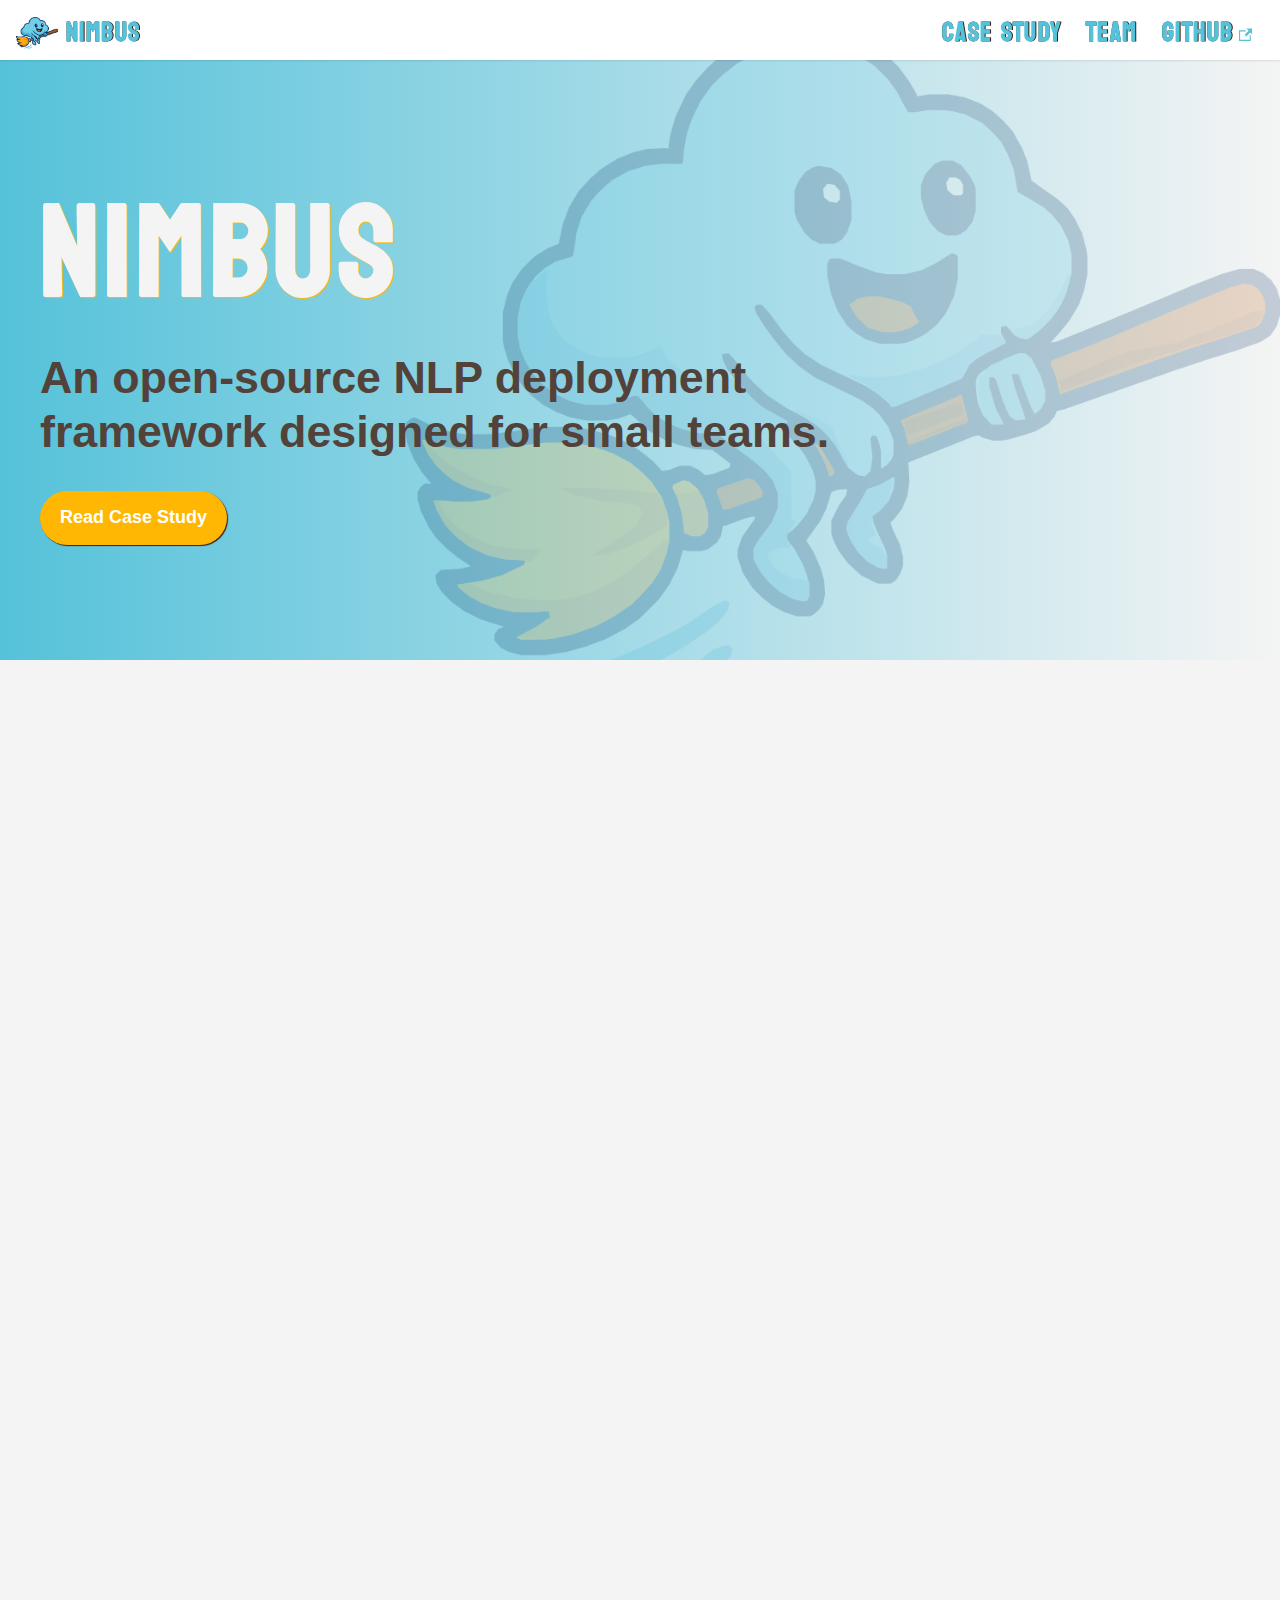
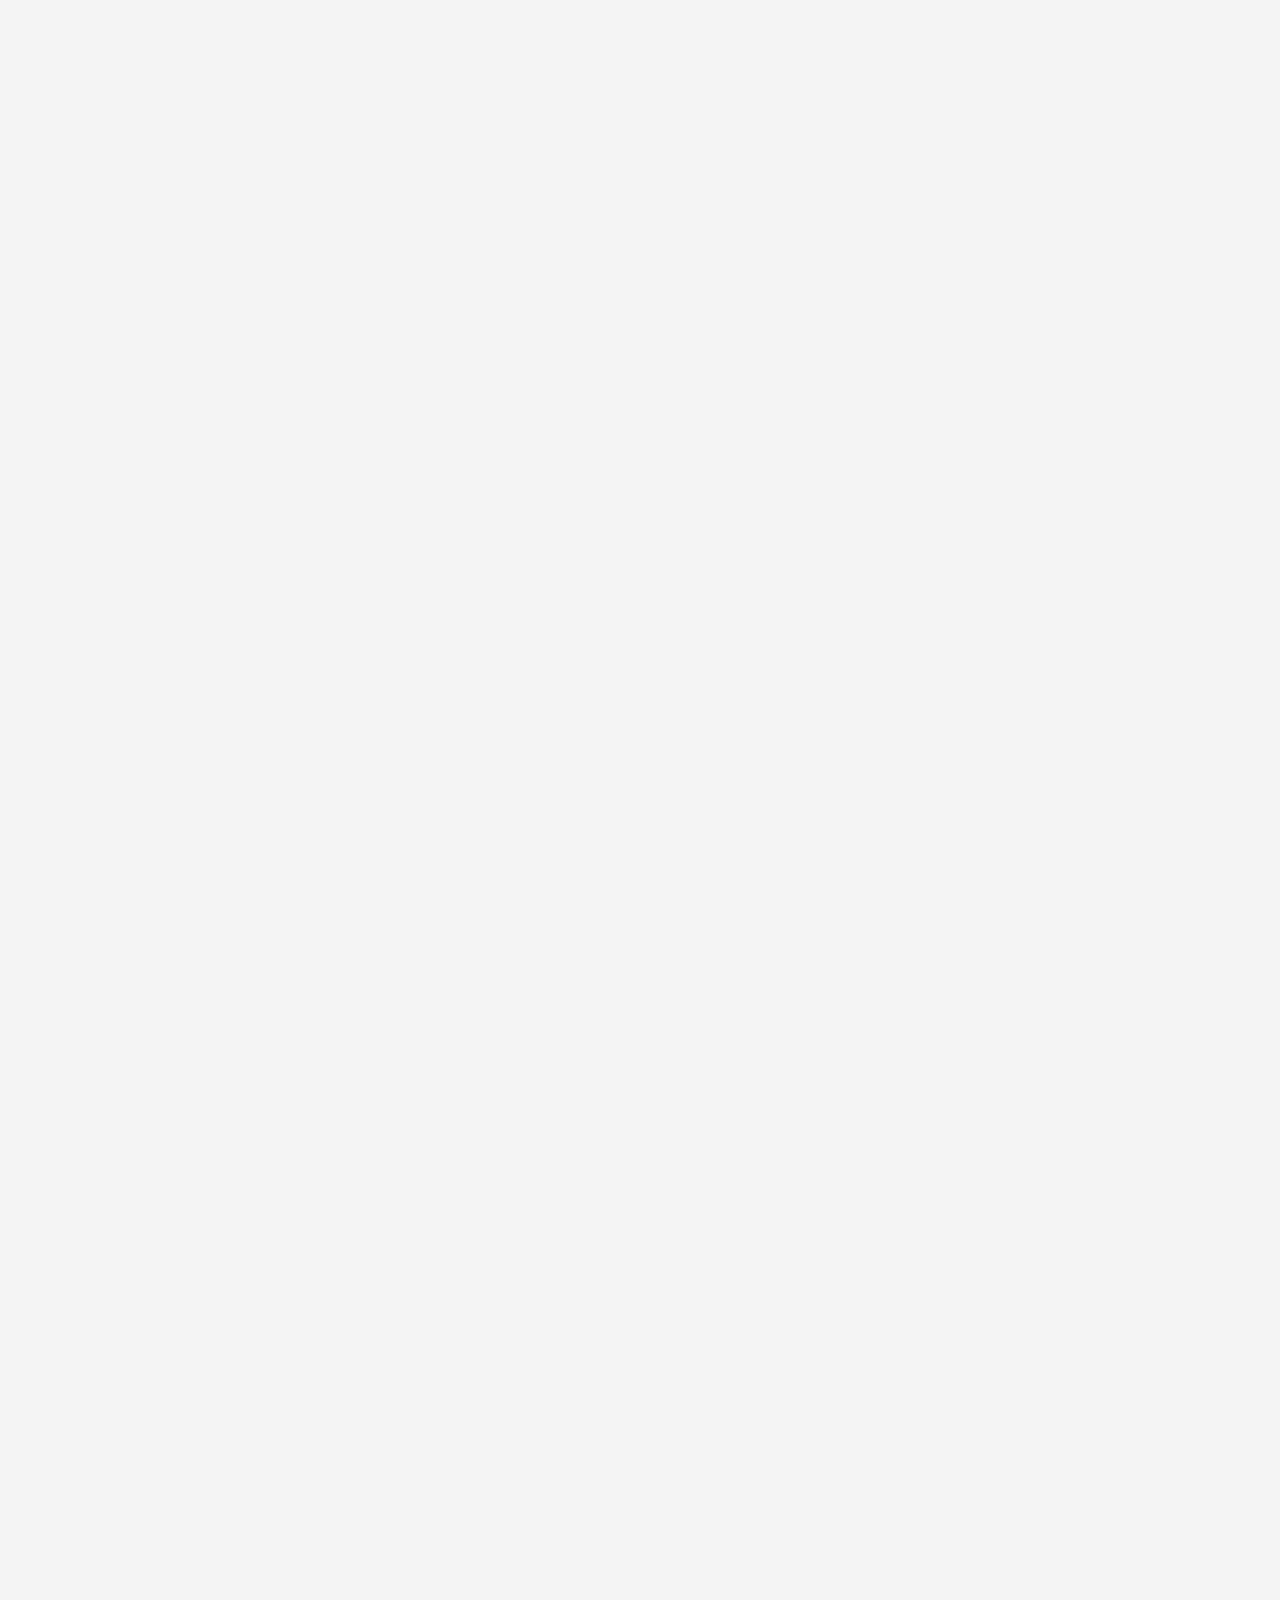
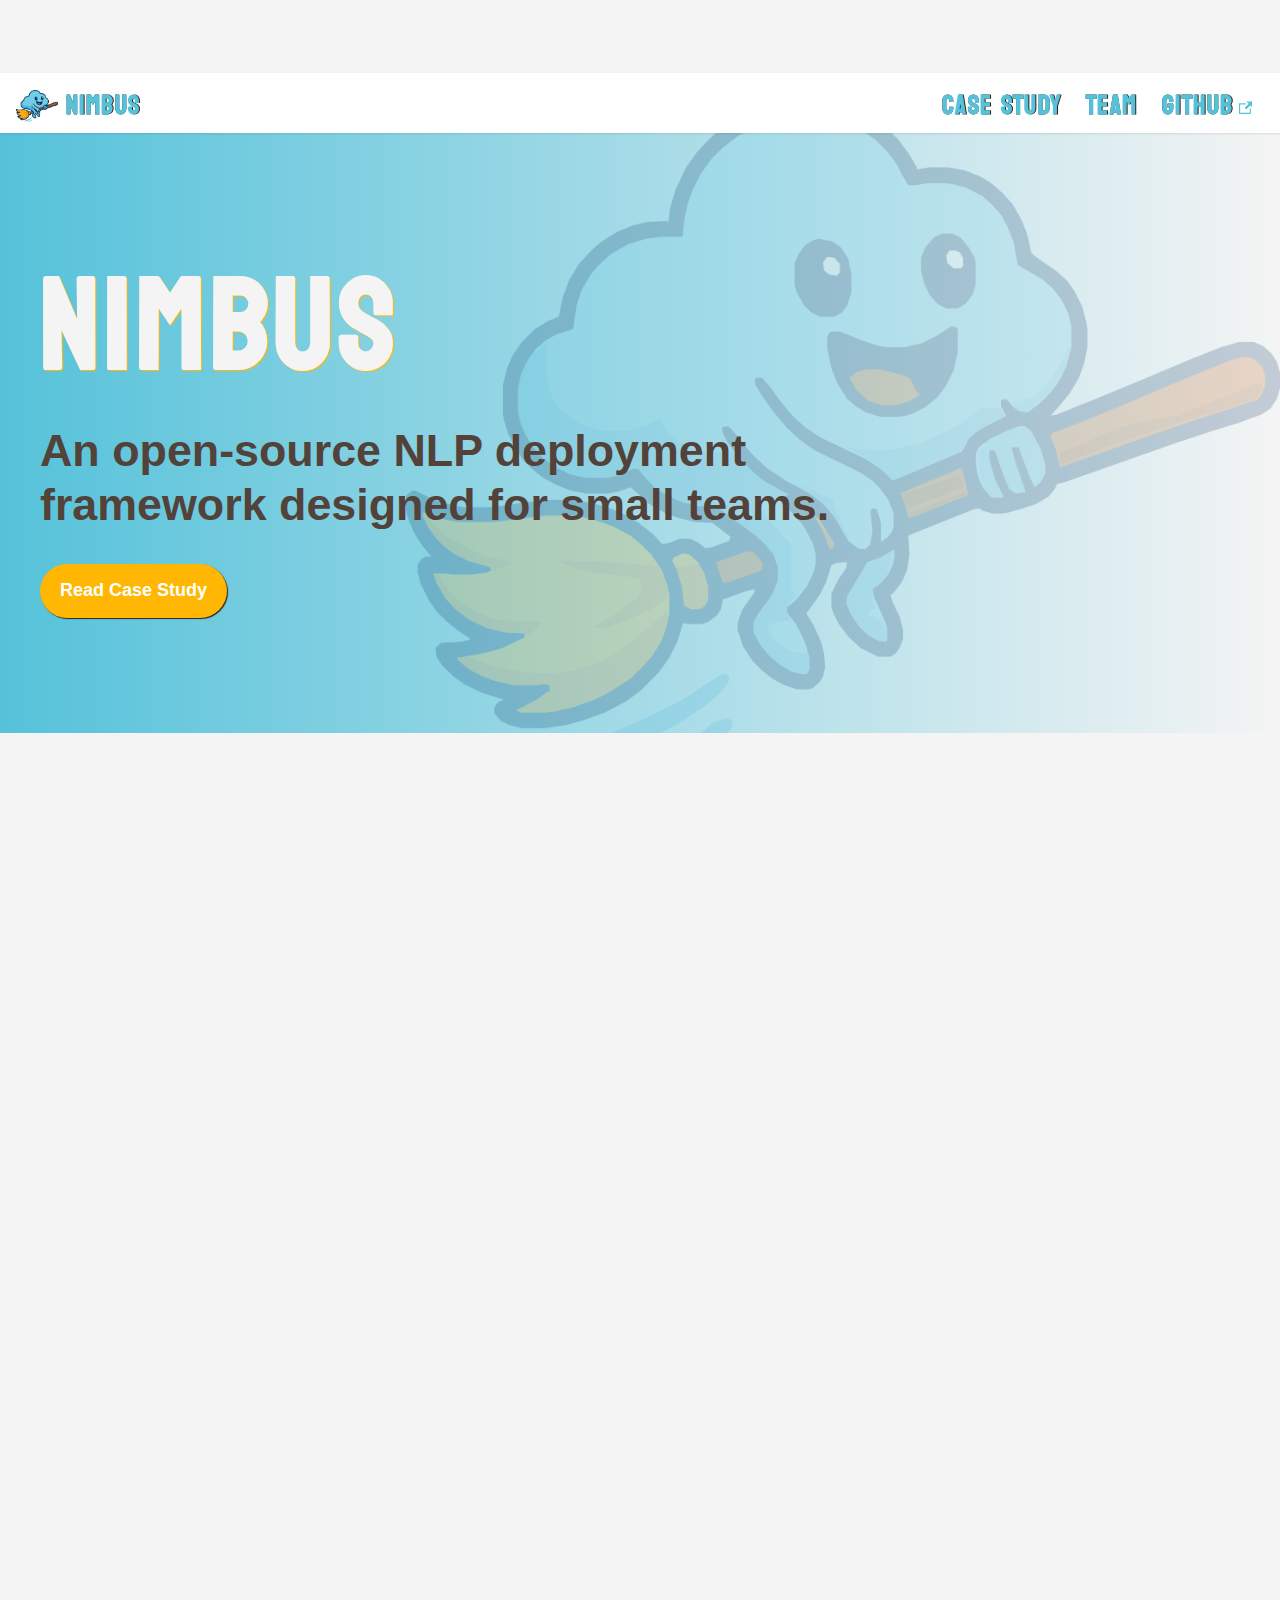
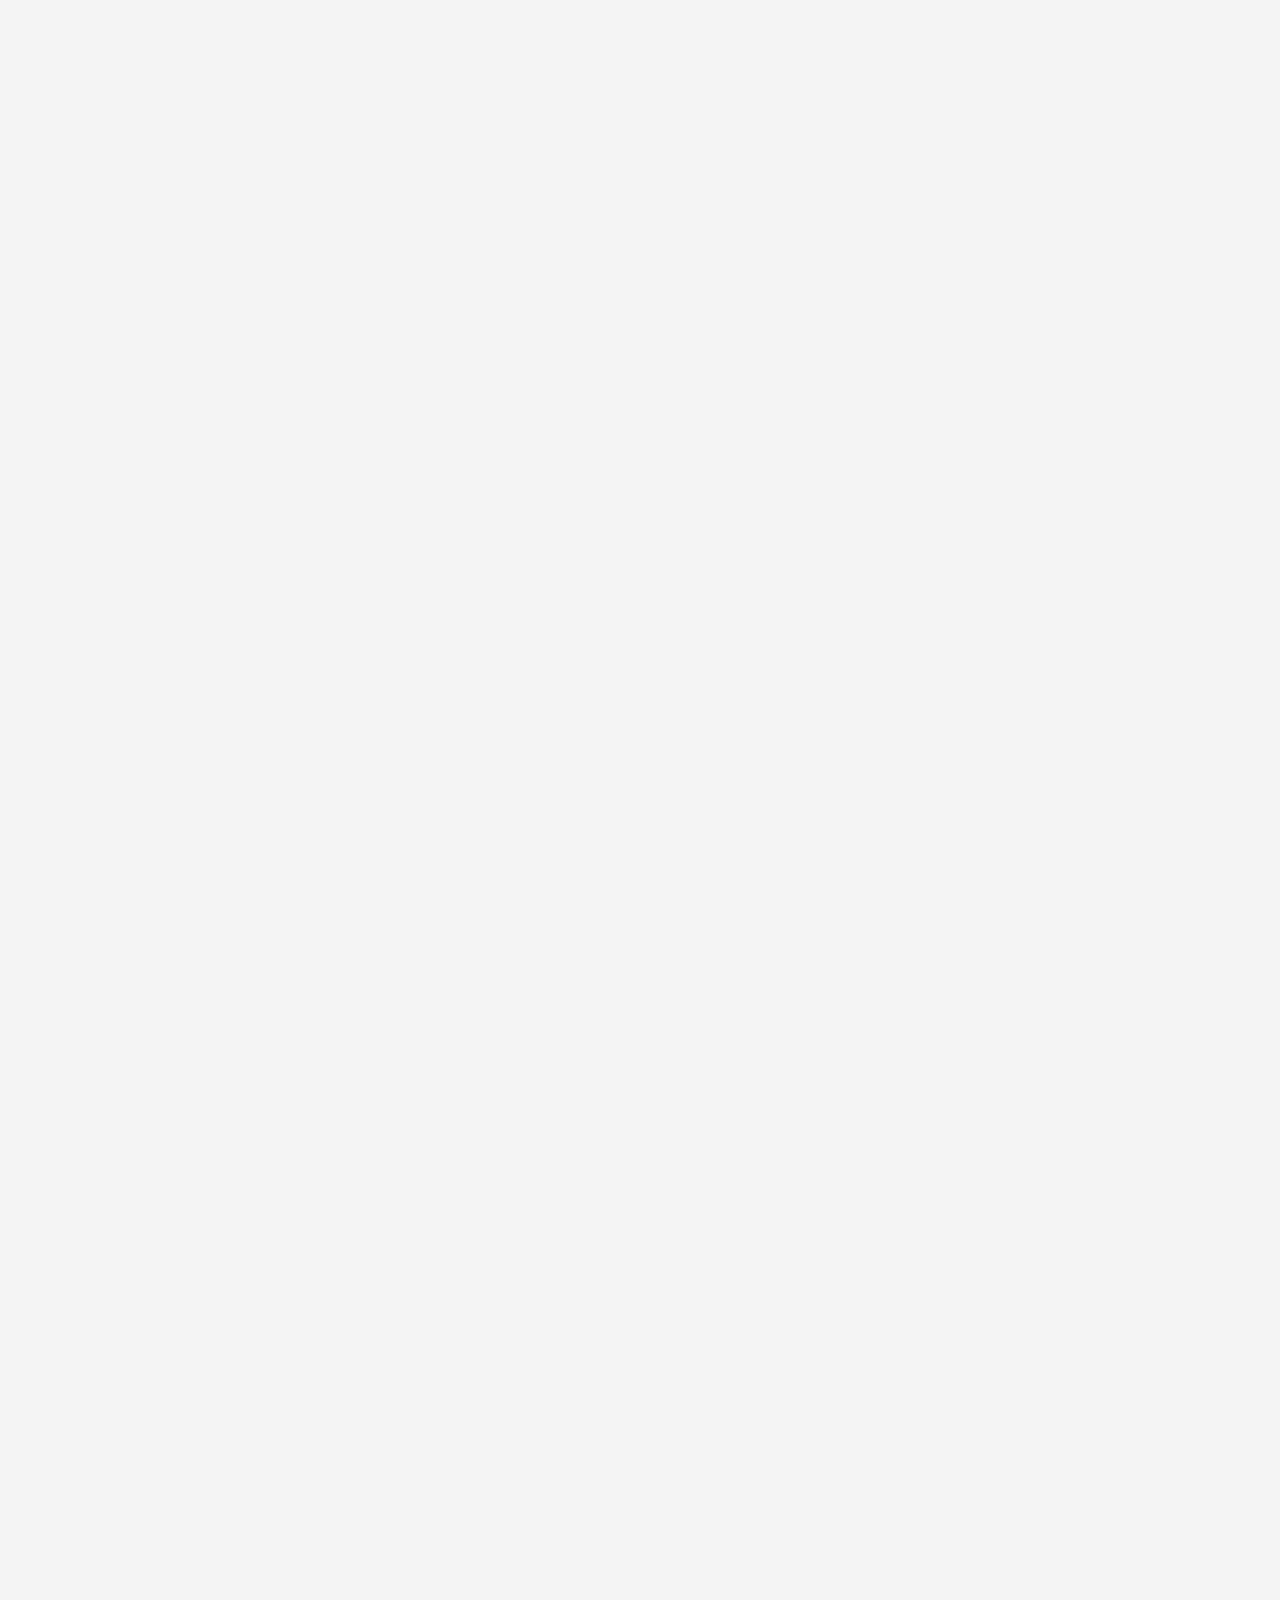
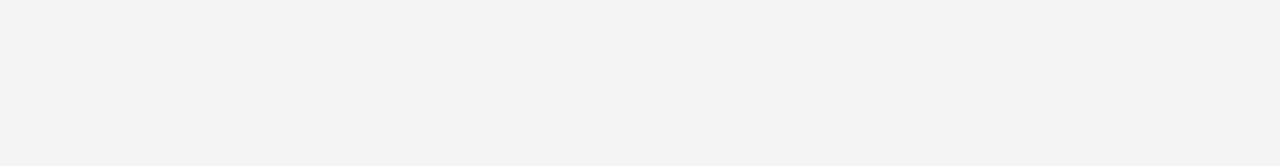
<file: index.html>
<!doctype html>
<html lang="en" dir="ltr" class="plugin-pages plugin-id-default" data-has-hydrated="false">
<head>
<meta charset="UTF-8">
<meta name="generator" content="Docusaurus v3.6.3">
<title data-rh="true">Nimbus Case Study | Nimbus</title><meta data-rh="true" name="viewport" content="width=device-width,initial-scale=1"><meta data-rh="true" name="twitter:card" content="summary_large_image"><meta data-rh="true" property="og:image" content="https://nimbusNLP.github.io/img/nimbusMain.png"><meta data-rh="true" name="twitter:image" content="https://nimbusNLP.github.io/img/nimbusMain.png"><meta data-rh="true" property="og:url" content="https://nimbusNLP.github.io/"><meta data-rh="true" property="og:locale" content="en"><meta data-rh="true" name="docusaurus_locale" content="en"><meta data-rh="true" name="docusaurus_tag" content="default"><meta data-rh="true" name="docsearch:language" content="en"><meta data-rh="true" name="docsearch:docusaurus_tag" content="default"><meta data-rh="true" property="og:title" content="Nimbus Case Study | Nimbus"><meta data-rh="true" name="description" content="Description will go into a meta tag in &lt;head /&gt;"><meta data-rh="true" property="og:description" content="Description will go into a meta tag in &lt;head /&gt;"><link data-rh="true" rel="icon" href="/img/nimbusMain.png"><link data-rh="true" rel="canonical" href="https://nimbusNLP.github.io/"><link data-rh="true" rel="alternate" href="https://nimbusNLP.github.io/" hreflang="en"><link data-rh="true" rel="alternate" href="https://nimbusNLP.github.io/" hreflang="x-default"><script data-rh="true">function insertBanner(){var n=document.createElement("div");n.id="__docusaurus-base-url-issue-banner-container";n.innerHTML='\n<div id="__docusaurus-base-url-issue-banner" style="border: thick solid red; background-color: rgb(255, 230, 179); margin: 20px; padding: 20px; font-size: 20px;">\n   <p style="font-weight: bold; font-size: 30px;">Your Docusaurus site did not load properly.</p>\n   <p>A very common reason is a wrong site <a href="https://docusaurus.io/docs/docusaurus.config.js/#baseUrl" style="font-weight: bold;">baseUrl configuration</a>.</p>\n   <p>Current configured baseUrl = <span style="font-weight: bold; color: red;">/</span>  (default value)</p>\n   <p>We suggest trying baseUrl = <span id="__docusaurus-base-url-issue-banner-suggestion-container" style="font-weight: bold; color: green;"></span></p>\n</div>\n',document.body.prepend(n);var e=document.getElementById("__docusaurus-base-url-issue-banner-suggestion-container"),s=window.location.pathname,o="/"===s.substr(-1)?s:s+"/";e.innerHTML=o}document.addEventListener("DOMContentLoaded",(function(){void 0===window.docusaurus&&insertBanner()}))</script><link rel="stylesheet" href="/assets/css/styles.b3731073.css">
<script src="/assets/js/runtime~main.722972d3.js" defer="defer"></script>
<script src="/assets/js/main.7a42d926.js" defer="defer"></script>
</head>
<body class="navigation-with-keyboard">
<script>!function(){function t(t){document.documentElement.setAttribute("data-theme",t)}var e=function(){try{return new URLSearchParams(window.location.search).get("docusaurus-theme")}catch(t){}}()||function(){try{return window.localStorage.getItem("theme")}catch(t){}}();t(null!==e?e:"light")}(),function(){try{const n=new URLSearchParams(window.location.search).entries();for(var[t,e]of n)if(t.startsWith("docusaurus-data-")){var a=t.replace("docusaurus-data-","data-");document.documentElement.setAttribute(a,e)}}catch(t){}}()</script><div id="__docusaurus"><div role="region" aria-label="Skip to main content"><a class="skipToContent_fXgn" href="#__docusaurus_skipToContent_fallback">Skip to main content</a></div><nav aria-label="Main" class="navbar navbar--fixed-top"><div class="navbar__inner"><div class="navbar__items"><button aria-label="Toggle navigation bar" aria-expanded="false" class="navbar__toggle clean-btn" type="button"><svg width="30" height="30" viewBox="0 0 30 30" aria-hidden="true"><path stroke="currentColor" stroke-linecap="round" stroke-miterlimit="10" stroke-width="2" d="M4 7h22M4 15h22M4 23h22"></path></svg></button><a class="navbar__brand" href="/"><div class="navbar__logo"><img src="/img/nimbusMain.png" alt="Nimbus Logo" class="themedComponent_mlkZ themedComponent--light_NVdE"><img src="/img/nimbusMain.png" alt="Nimbus Logo" class="themedComponent_mlkZ themedComponent--dark_xIcU"></div><b class="navbar__title text--truncate">Nimbus</b></a></div><div class="navbar__items navbar__items--right"><a class="navbar__item navbar__link" href="/docs/introduction">CASE STUDY</a><a class="navbar__item navbar__link" href="/#team">TEAM</a><a href="https://github.com/nimbusNLP" target="_blank" rel="noopener noreferrer" class="navbar__item navbar__link">GITHUB<svg width="13.5" height="13.5" aria-hidden="true" viewBox="0 0 24 24" class="iconExternalLink_nPIU"><path fill="currentColor" d="M21 13v10h-21v-19h12v2h-10v15h17v-8h2zm3-12h-10.988l4.035 4-6.977 7.07 2.828 2.828 6.977-7.07 4.125 4.172v-11z"></path></svg></a><div class="navbarSearchContainer_Bca1"></div></div></div><div role="presentation" class="navbar-sidebar__backdrop"></div></nav><div id="__docusaurus_skipToContent_fallback" class="main-wrapper mainWrapper_z2l0"><section id="hero" class="bg-gradient-to-r from-[#55C2DA] to-[#F4F4F4] flex flex-col justify-center sm:flex-col p-0 items-center gap-8 scroll-mt-40 h-[600px]"><header class="heroBanner_qdFl w-full h-full relative"><div class="tw-container relative z-10"><h1 class="hero__title">Nimbus</h1><p class="hero__subtitle">An open-source NLP deployment framework designed for small teams.</p><div class="buttons_AeoN"><a href="/docs/introduction" class="hero_button">Read Case Study</a></div></div><img src="/img/nimbusMain.png" class="opacity-20 hidden sm:block absolute right-0 top-1/2 transform -translate-y-1/2 max-h-[750px]" style="width:auto;height:111%;object-fit:contain"></header></section><main><div class="flex flex-col homePage_main"><div class="fade-in-section border-t border-solid border-slate-300 border-l-0 border-r-0 border-b-0"><div class="max-w-full mx-auto flex flex-wrap md:flex-nowrap justify-center gap-5 py-8 2xl:px-48 lg:py-20 px-8 bg-gray-100 sectionA place-items-center"><div class="w-full sm:w-[100%] md:w-[90%] 2xl:w-[85%] block"><img src="/img/nimbusMain.png" alt="Change Data Capture using the outbox pattern"></div><div class="text-center md:w-[60%]"><h1 class="text-[#55C2DA] text-4xl md:text-[4rem] font-medium tracking-tight leading-tight md:leading-[52px] mt-0 text-right">NLP Model Deployments</h1><p class="text-[#55C2DA] text-2xl tracking-wide mt-6 mb-2 text-right font-normal pl-[150px]">Deploy Small NLP models to AWS</p></div></div></div><div class="fade-in-section border-t border-solid border-slate-300 border-l-0 border-r-0 border-b-0"><div class="max-w-full mx-auto flex flex-wrap md:flex-nowrap justify-start py-8 gap-5 2xl:px-48 lg:py-20 px-8 items-center"><div class="text-center py-0"><h1 class="text-[#55C2DA] text-left text-4xl md:text-[4rem] font-medium tracking-tight leading-tight md:leading-[52px] mt-0">Automated Deployment</h1><p class="text-[#55C2DA] text-2xl tracking-wide mt-6 mb-2 text-left font-normal max-w-[1200px] pr-[200px]">A simple CLI application automatically deploys self-hosted models to Amazon Web Services (AWS).</p></div><div class="w-full sm:w-[80%] md:w-[60%] block"><img src="/img/nimbusMain.png" alt="Tumbleweed Roll Clip" class="align-top object-contain border-2 rounded-[20px] shadow-[0_0_20px_#AA8976] border-[#E5E7EB]"></div></div></div><div class="fade-in-section border-t border-solid border-slate-300 border-l-0 border-r-0 border-b-0"><div class="max-w-full mx-auto flex flex-wrap md:flex-nowrap justify-center gap-5 py-8 2xl:px-48 lg:py-20 px-8 bg-gray-100 sectionA place-items-center"><div class="w-full sm:w-[100%] md:w-[90%] 2xl:w-[85%] block"><img src="/img/nimbusMain.png" alt="Producer Consumer Image"></div><div class="text-center md:w-[60%]"><h1 class="text-[#55C2DA] text-4xl md:text-[4rem] font-medium tracking-tight leading-tight md:leading-[52px] mt-0 text-right">Say Goodbye to DIY soultions</h1><p class="text-[#55C2DA] text-2xl tracking-wide mt-6 mb-2 text-right font-normal pl-[50px]">Nimbus abstracts away the complexities of model packaging and depolyment.</p></div></div></div><div class="fade-in-section border-t border-solid border-slate-300 border-l-0 border-r-0 border-b-0"><section class="sectionB bg-gradient-to-t from-[#FFB703] to-[#FFB703]" id="team"><article class="max-w-6xl mx-auto flex flex-col justify-center gap-8 py-20 px-6"><h2 class="lp-para text-center text-5xl tracking-wide font-bold text-[#55C2DA] mb-6">Team Nimbus</h2><div class="flex flex-col md:flex-row gap-2 md:gap-8 mx-auto"><div class="portrait-card flex flex-col"><div><img class="max-h-64 portrait-img" src="/img/nimbusMain.png"></div><p class="lp-name text-[#331e14] text-lg font-semibold text-center mt-2 mb-0 p-override pb-4 md:pb-0">Chelsea O&#x27;Connor</p><p class="lp-para text-[#331e14] mb-1 p-override text-center">Software Engineer</p><p class="lp-para text-[#331e14] mb-1 p-override text-center">Austin, TX</p><div class="flex gap-1 mx-auto mt-4"><a href="https://github.com/Chelsoconn" target="_blank" class="inline-block text-#70AF85 hover:text-twOrange-400"><svg xmlns="http://www.w3.org/2000/svg" class="icon icon-tabler icon-tabler-brand-github" width="24" height="24" viewBox="0 0 24 24" stroke-width="3" stroke="currentColor" fill="none" stroke-linecap="round" stroke-linejoin="round"><path stroke="none" d="M0 0h24v24H0z" fill="none"></path><path d="M9 19c-4.3 1.4 -4.3 -2.5 -6 -3m12 5v-3.5c0 -1 .1 -1.4 -.5 -2c2.8 -.3 5.5 -1.4 5.5 -6a4.6 4.6 0 0 0 -1.3 -3.2a4.2 4.2 0 0 0 -.1 -3.2s-1.1 -.3 -3.5 1.3a12.3 12.3 0 0 0 -6.2 0c-2.4 -1.6 -3.5 -1.3 -3.5 -1.3a4.2 4.2 0 0 0 -.1 3.2a4.6 4.6 0 0 0 -1.3 3.2c0 4.6 2.7 5.7 5.5 6c-.6 .6 -.6 1.2 -.5 2v3.5"></path></svg></a><a href="https://www.linkedin.com/in/chelsea-o-connor-4226a89a/" target="_blank" class="inline-block text-70AF85-600 hover:text-twOrange-400"><svg xmlns="http://www.w3.org/2000/svg" class="icon icon-tabler icon-tabler-brand-linkedin" width="35" height="24" viewBox="0 0 24 24" stroke-width="3" stroke="currentColor" fill="none" stroke-linecap="round" stroke-linejoin="round"><path stroke="none" d="M0 0h24v24H0z" fill="none"></path><path d="M4 4m0 2a2 2 0 0 1 2 -2h12a2 2 0 0 1 2 2v12a2 2 0 0 1 -2 2h-12a2 2 0 0 1 -2 -2z"></path><path d="M8 11l0 5"></path><path d="M8 8l0 .01"></path><path d="M12 16l0 -5"></path><path d="M16 16v-3a2 2 0 0 0 -4 0"></path></svg></a><a href="mailto:chelseaaoconnor1@gmail.com" class="inline-block text-70AF85 hover:text-twOrange-400"><svg xmlns="http://www.w3.org/2000/svg" class="icon icon-tabler icon-tabler-mail" width="24" height="24" viewBox="0 0 24 24" stroke-width="3" stroke="currentColor" fill="none" stroke-linecap="round" stroke-linejoin="round"><path stroke="none" d="M0 0h24v24H0z" fill="none"></path><path d="M3 7a2 2 0 0 1 2 -2h14a2 2 0 0 1 2 2v10a2 2 0 0 1 -2 2h-14a2 2 0 0 1 -2 -2v-10z"></path><path d="M3 7l9 6l9 -6"></path></svg></a></div></div><div class="portrait-card flex flex-col"><div><img class="max-h-64 portrait-img" src="/img/nimbusMain.png"></div><p class="lp-name text-[#331e14] text-lg font-semibold text-center mt-2 mb-0 p-override pb-4 md:pb-0">Satya Patel</p><p class="lp-para text-[#331e14] mb-1 p-override text-center">Software Engineer</p><p class="lp-para text-[#331e14] mb-1 p-override text-center">Jersey City, NJ</p><div class="flex gap-1 mx-auto mt-4"><a href="https://github.com/satyapatel293" target="_blank" class="inline-block text-#70AF85 hover:text-twOrange-400"><svg xmlns="http://www.w3.org/2000/svg" class="icon icon-tabler icon-tabler-brand-github" width="24" height="24" viewBox="0 0 24 24" stroke-width="3" stroke="currentColor" fill="none" stroke-linecap="round" stroke-linejoin="round"><path stroke="none" d="M0 0h24v24H0z" fill="none"></path><path d="M9 19c-4.3 1.4 -4.3 -2.5 -6 -3m12 5v-3.5c0 -1 .1 -1.4 -.5 -2c2.8 -.3 5.5 -1.4 5.5 -6a4.6 4.6 0 0 0 -1.3 -3.2a4.2 4.2 0 0 0 -.1 -3.2s-1.1 -.3 -3.5 1.3a12.3 12.3 0 0 0 -6.2 0c-2.4 -1.6 -3.5 -1.3 -3.5 -1.3a4.2 4.2 0 0 0 -.1 3.2a4.6 4.6 0 0 0 -1.3 3.2c0 4.6 2.7 5.7 5.5 6c-.6 .6 -.6 1.2 -.5 2v3.5"></path></svg></a><a href="https://www.linkedin.com/in/satya-patel-434646236/" target="_blank" class="inline-block text-70AF85-600 hover:text-twOrange-400"><svg xmlns="http://www.w3.org/2000/svg" class="icon icon-tabler icon-tabler-brand-linkedin" width="35" height="24" viewBox="0 0 24 24" stroke-width="3" stroke="currentColor" fill="none" stroke-linecap="round" stroke-linejoin="round"><path stroke="none" d="M0 0h24v24H0z" fill="none"></path><path d="M4 4m0 2a2 2 0 0 1 2 -2h12a2 2 0 0 1 2 2v12a2 2 0 0 1 -2 2h-12a2 2 0 0 1 -2 -2z"></path><path d="M8 11l0 5"></path><path d="M8 8l0 .01"></path><path d="M12 16l0 -5"></path><path d="M16 16v-3a2 2 0 0 0 -4 0"></path></svg></a><a href="mailto:satyapatel293@gmail.com" class="inline-block text-70AF85 hover:text-twOrange-400"><svg xmlns="http://www.w3.org/2000/svg" class="icon icon-tabler icon-tabler-mail" width="24" height="24" viewBox="0 0 24 24" stroke-width="3" stroke="currentColor" fill="none" stroke-linecap="round" stroke-linejoin="round"><path stroke="none" d="M0 0h24v24H0z" fill="none"></path><path d="M3 7a2 2 0 0 1 2 -2h14a2 2 0 0 1 2 2v10a2 2 0 0 1 -2 2h-14a2 2 0 0 1 -2 -2v-10z"></path><path d="M3 7l9 6l9 -6"></path></svg></a></div></div><div class="portrait-card flex flex-col"><div><img class="max-h-64 portrait-img" src="/img/nimbusMain.png"></div><p class="lp-name text-[#331e14] text-lg font-semibold text-center mt-2 mb-0 p-override pb-4 md:pb-0">JD Fortune</p><p class="lp-para text-[#331e14] mb-1 p-override text-center">Software Engineer</p><p class="lp-para text-[#331e14] mb-1 p-override text-center">Austin, TX</p><div class="flex gap-1 mx-auto mt-4"><a href="https://github.com/JDFortune" target="_blank" class="inline-block text-#70AF85 hover:text-twOrange-400"><svg xmlns="http://www.w3.org/2000/svg" class="icon icon-tabler icon-tabler-brand-github" width="24" height="24" viewBox="0 0 24 24" stroke-width="3" stroke="currentColor" fill="none" stroke-linecap="round" stroke-linejoin="round"><path stroke="none" d="M0 0h24v24H0z" fill="none"></path><path d="M9 19c-4.3 1.4 -4.3 -2.5 -6 -3m12 5v-3.5c0 -1 .1 -1.4 -.5 -2c2.8 -.3 5.5 -1.4 5.5 -6a4.6 4.6 0 0 0 -1.3 -3.2a4.2 4.2 0 0 0 -.1 -3.2s-1.1 -.3 -3.5 1.3a12.3 12.3 0 0 0 -6.2 0c-2.4 -1.6 -3.5 -1.3 -3.5 -1.3a4.2 4.2 0 0 0 -.1 3.2a4.6 4.6 0 0 0 -1.3 3.2c0 4.6 2.7 5.7 5.5 6c-.6 .6 -.6 1.2 -.5 2v3.5"></path></svg></a><a href="https://www.linkedin.com/in/jon-david-fortune-4263201b2/" target="_blank" class="inline-block text-70AF85-600 hover:text-twOrange-400"><svg xmlns="http://www.w3.org/2000/svg" class="icon icon-tabler icon-tabler-brand-linkedin" width="35" height="24" viewBox="0 0 24 24" stroke-width="3" stroke="currentColor" fill="none" stroke-linecap="round" stroke-linejoin="round"><path stroke="none" d="M0 0h24v24H0z" fill="none"></path><path d="M4 4m0 2a2 2 0 0 1 2 -2h12a2 2 0 0 1 2 2v12a2 2 0 0 1 -2 2h-12a2 2 0 0 1 -2 -2z"></path><path d="M8 11l0 5"></path><path d="M8 8l0 .01"></path><path d="M12 16l0 -5"></path><path d="M16 16v-3a2 2 0 0 0 -4 0"></path></svg></a><a href="mailto:jondfortune@gmail.com" class="inline-block text-70AF85 hover:text-twOrange-400"><svg xmlns="http://www.w3.org/2000/svg" class="icon icon-tabler icon-tabler-mail" width="24" height="24" viewBox="0 0 24 24" stroke-width="3" stroke="currentColor" fill="none" stroke-linecap="round" stroke-linejoin="round"><path stroke="none" d="M0 0h24v24H0z" fill="none"></path><path d="M3 7a2 2 0 0 1 2 -2h14a2 2 0 0 1 2 2v10a2 2 0 0 1 -2 2h-14a2 2 0 0 1 -2 -2v-10z"></path><path d="M3 7l9 6l9 -6"></path></svg></a></div></div><div class="portrait-card flex flex-col"><div><img class="max-h-64 portrait-img" src="/img/nimbusMain.png"></div><p class="lp-name text-[#331e14] text-lg font-semibold text-center mt-2 mb-0 p-override pb-4 md:pb-0">Richard LoRicco</p><p class="lp-para text-[#331e14] mb-1 p-override text-center">Software Engineer</p><p class="lp-para text-[#331e14] mb-1 p-override text-center">New Haven, CT</p><div class="flex gap-1 mx-auto mt-4"><a href="https://github.com/RichardLoRicco" target="_blank" class="inline-block text-#70AF85 hover:text-twOrange-400"><svg xmlns="http://www.w3.org/2000/svg" class="icon icon-tabler icon-tabler-brand-github" width="24" height="24" viewBox="0 0 24 24" stroke-width="3" stroke="currentColor" fill="none" stroke-linecap="round" stroke-linejoin="round"><path stroke="none" d="M0 0h24v24H0z" fill="none"></path><path d="M9 19c-4.3 1.4 -4.3 -2.5 -6 -3m12 5v-3.5c0 -1 .1 -1.4 -.5 -2c2.8 -.3 5.5 -1.4 5.5 -6a4.6 4.6 0 0 0 -1.3 -3.2a4.2 4.2 0 0 0 -.1 -3.2s-1.1 -.3 -3.5 1.3a12.3 12.3 0 0 0 -6.2 0c-2.4 -1.6 -3.5 -1.3 -3.5 -1.3a4.2 4.2 0 0 0 -.1 3.2a4.6 4.6 0 0 0 -1.3 3.2c0 4.6 2.7 5.7 5.5 6c-.6 .6 -.6 1.2 -.5 2v3.5"></path></svg></a><a href="https://www.linkedin.com/in/richard-loricco-esq/" target="_blank" class="inline-block text-70AF85-600 hover:text-twOrange-400"><svg xmlns="http://www.w3.org/2000/svg" class="icon icon-tabler icon-tabler-brand-linkedin" width="35" height="24" viewBox="0 0 24 24" stroke-width="3" stroke="currentColor" fill="none" stroke-linecap="round" stroke-linejoin="round"><path stroke="none" d="M0 0h24v24H0z" fill="none"></path><path d="M4 4m0 2a2 2 0 0 1 2 -2h12a2 2 0 0 1 2 2v12a2 2 0 0 1 -2 2h-12a2 2 0 0 1 -2 -2z"></path><path d="M8 11l0 5"></path><path d="M8 8l0 .01"></path><path d="M12 16l0 -5"></path><path d="M16 16v-3a2 2 0 0 0 -4 0"></path></svg></a><a href="mailto:rtlo9962@gmail.com" class="inline-block text-70AF85 hover:text-twOrange-400"><svg xmlns="http://www.w3.org/2000/svg" class="icon icon-tabler icon-tabler-mail" width="24" height="24" viewBox="0 0 24 24" stroke-width="3" stroke="currentColor" fill="none" stroke-linecap="round" stroke-linejoin="round"><path stroke="none" d="M0 0h24v24H0z" fill="none"></path><path d="M3 7a2 2 0 0 1 2 -2h14a2 2 0 0 1 2 2v10a2 2 0 0 1 -2 2h-14a2 2 0 0 1 -2 -2v-10z"></path><path d="M3 7l9 6l9 -6"></path></svg></a></div></div></div></article></section></div></div></main></div></div>
</body>
</html>
</file>
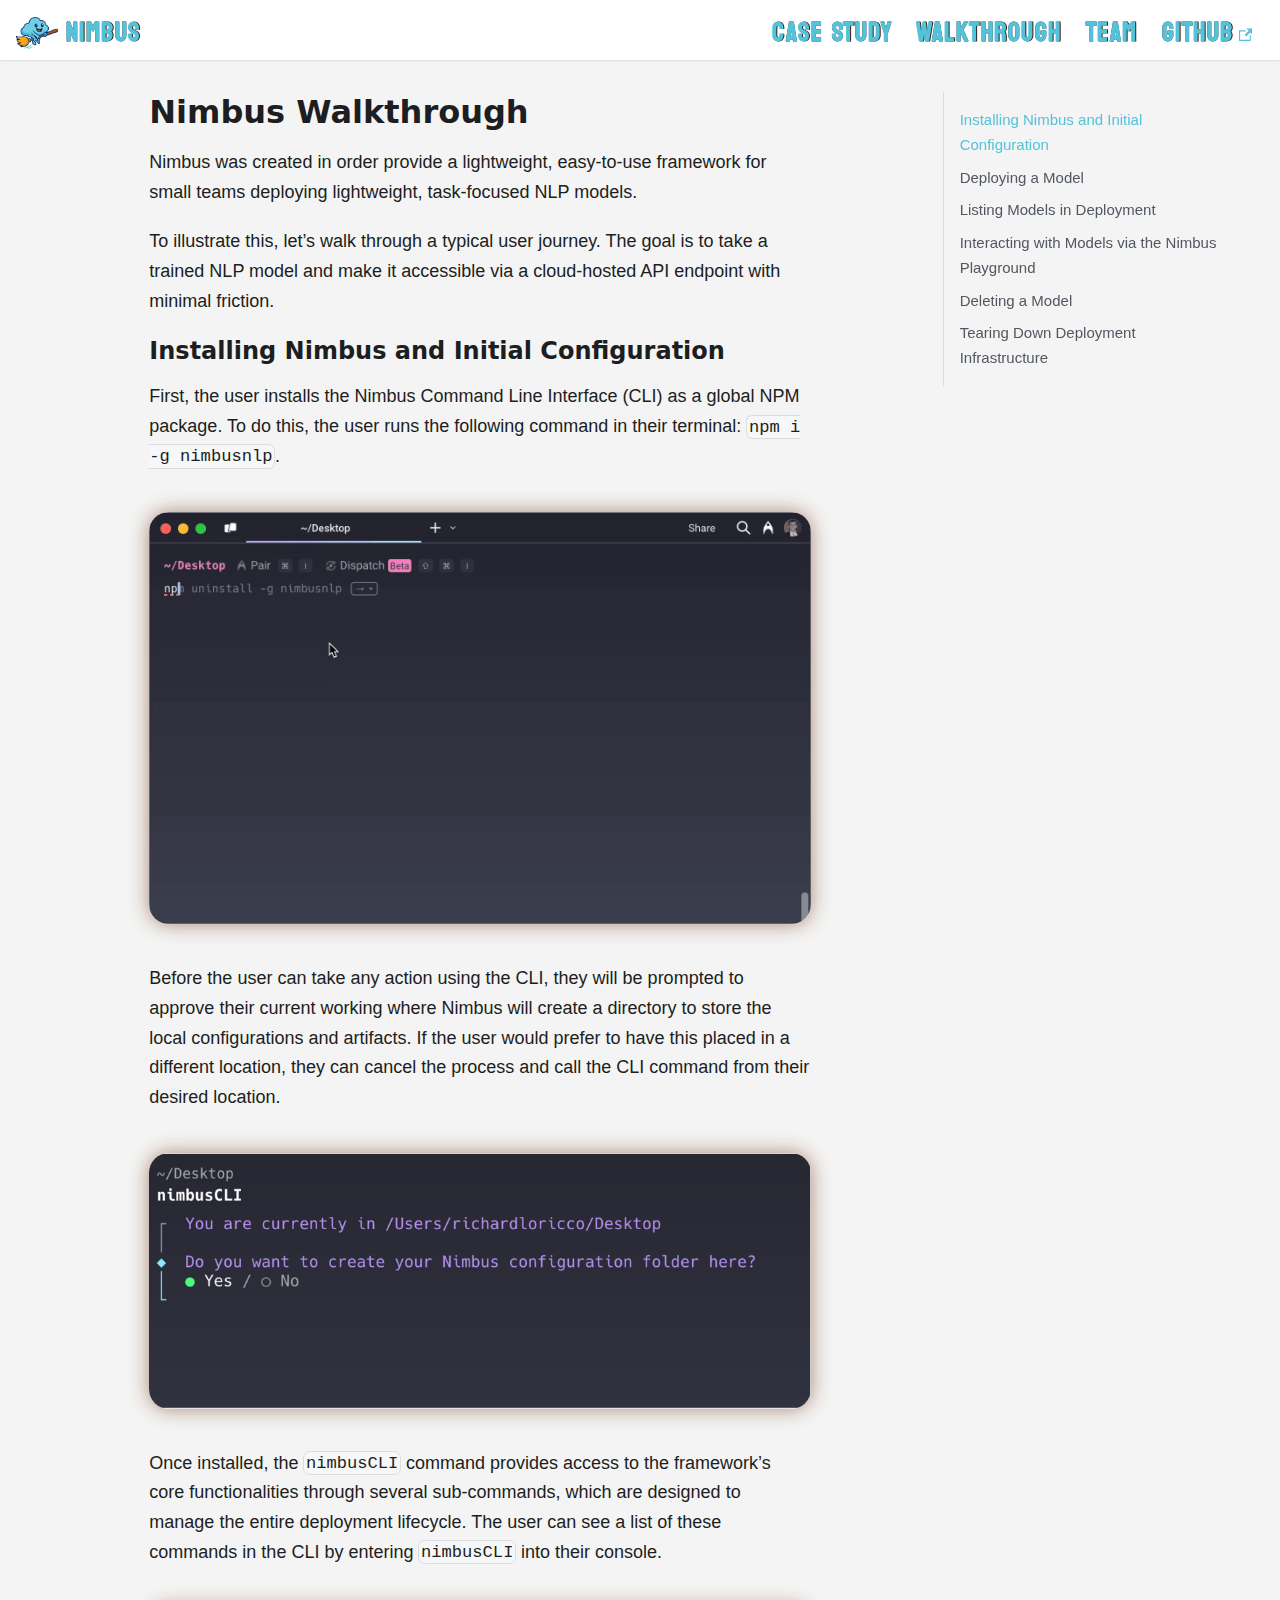
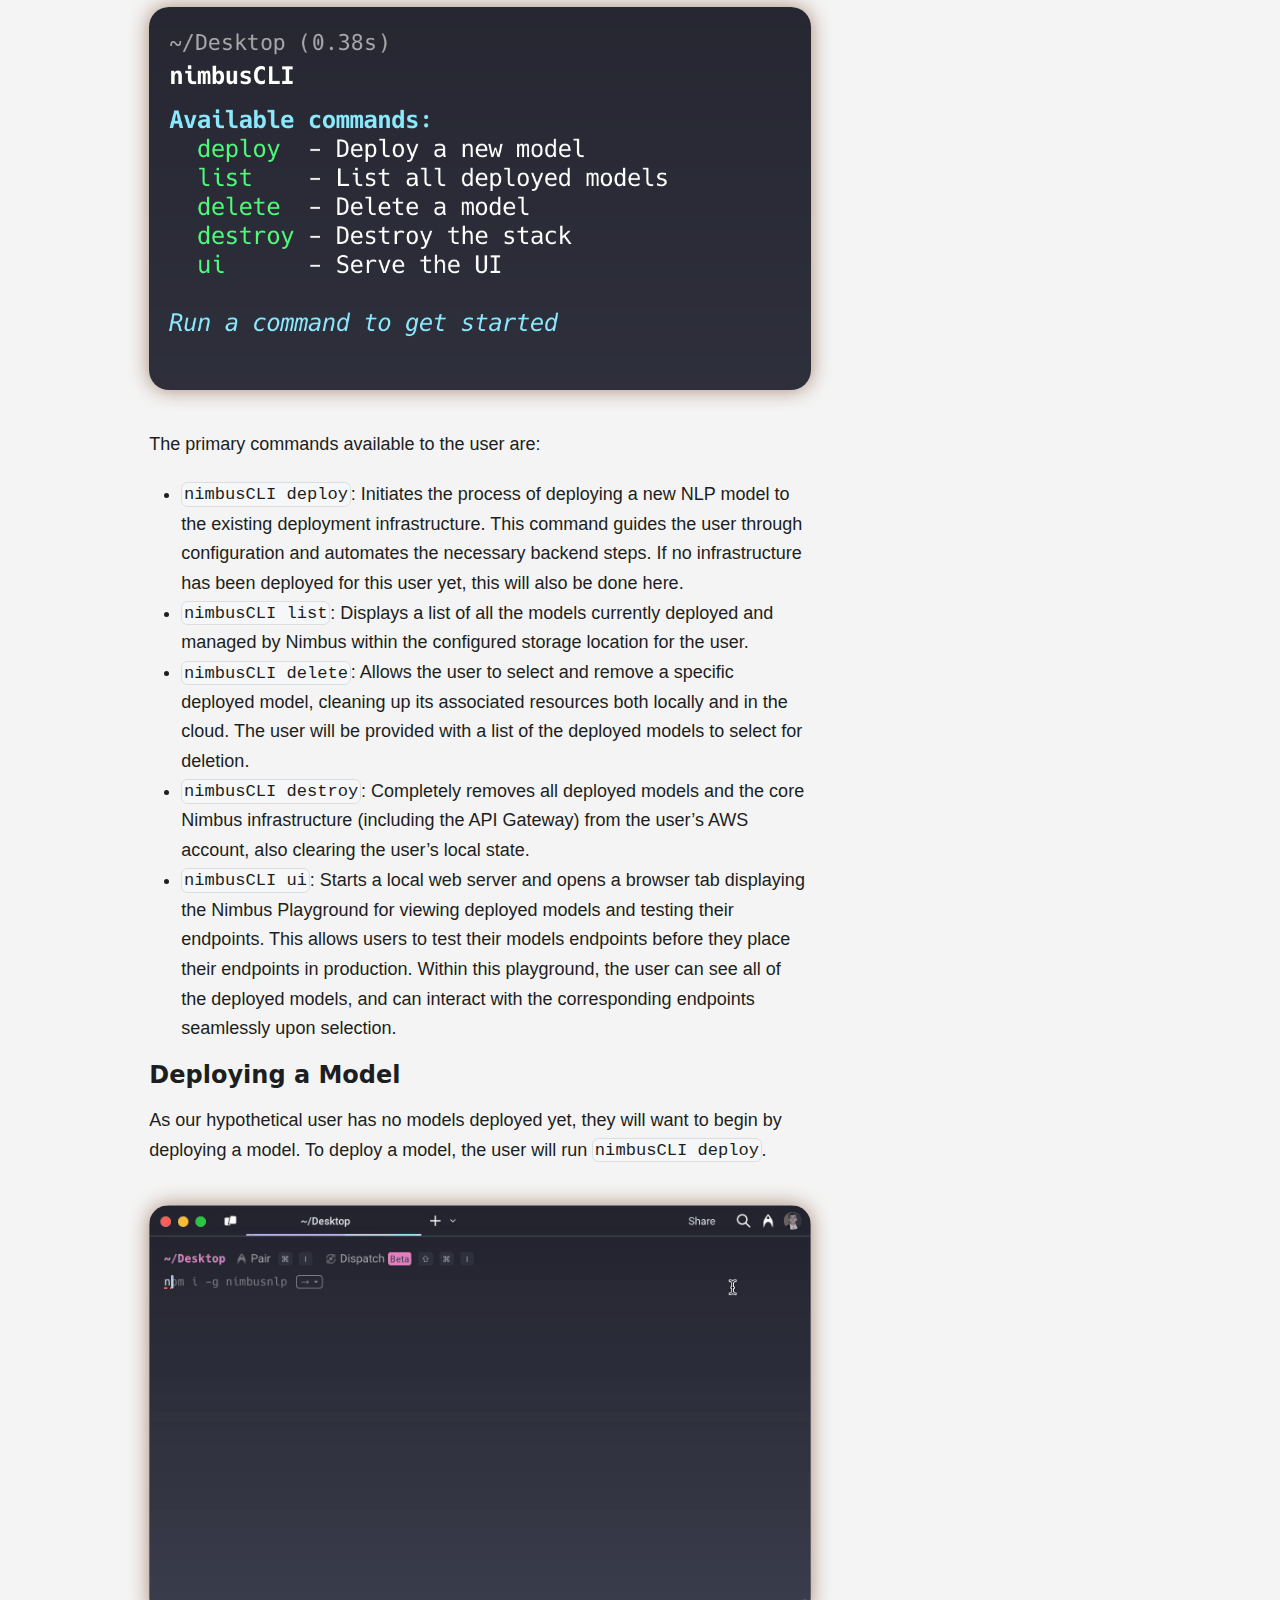
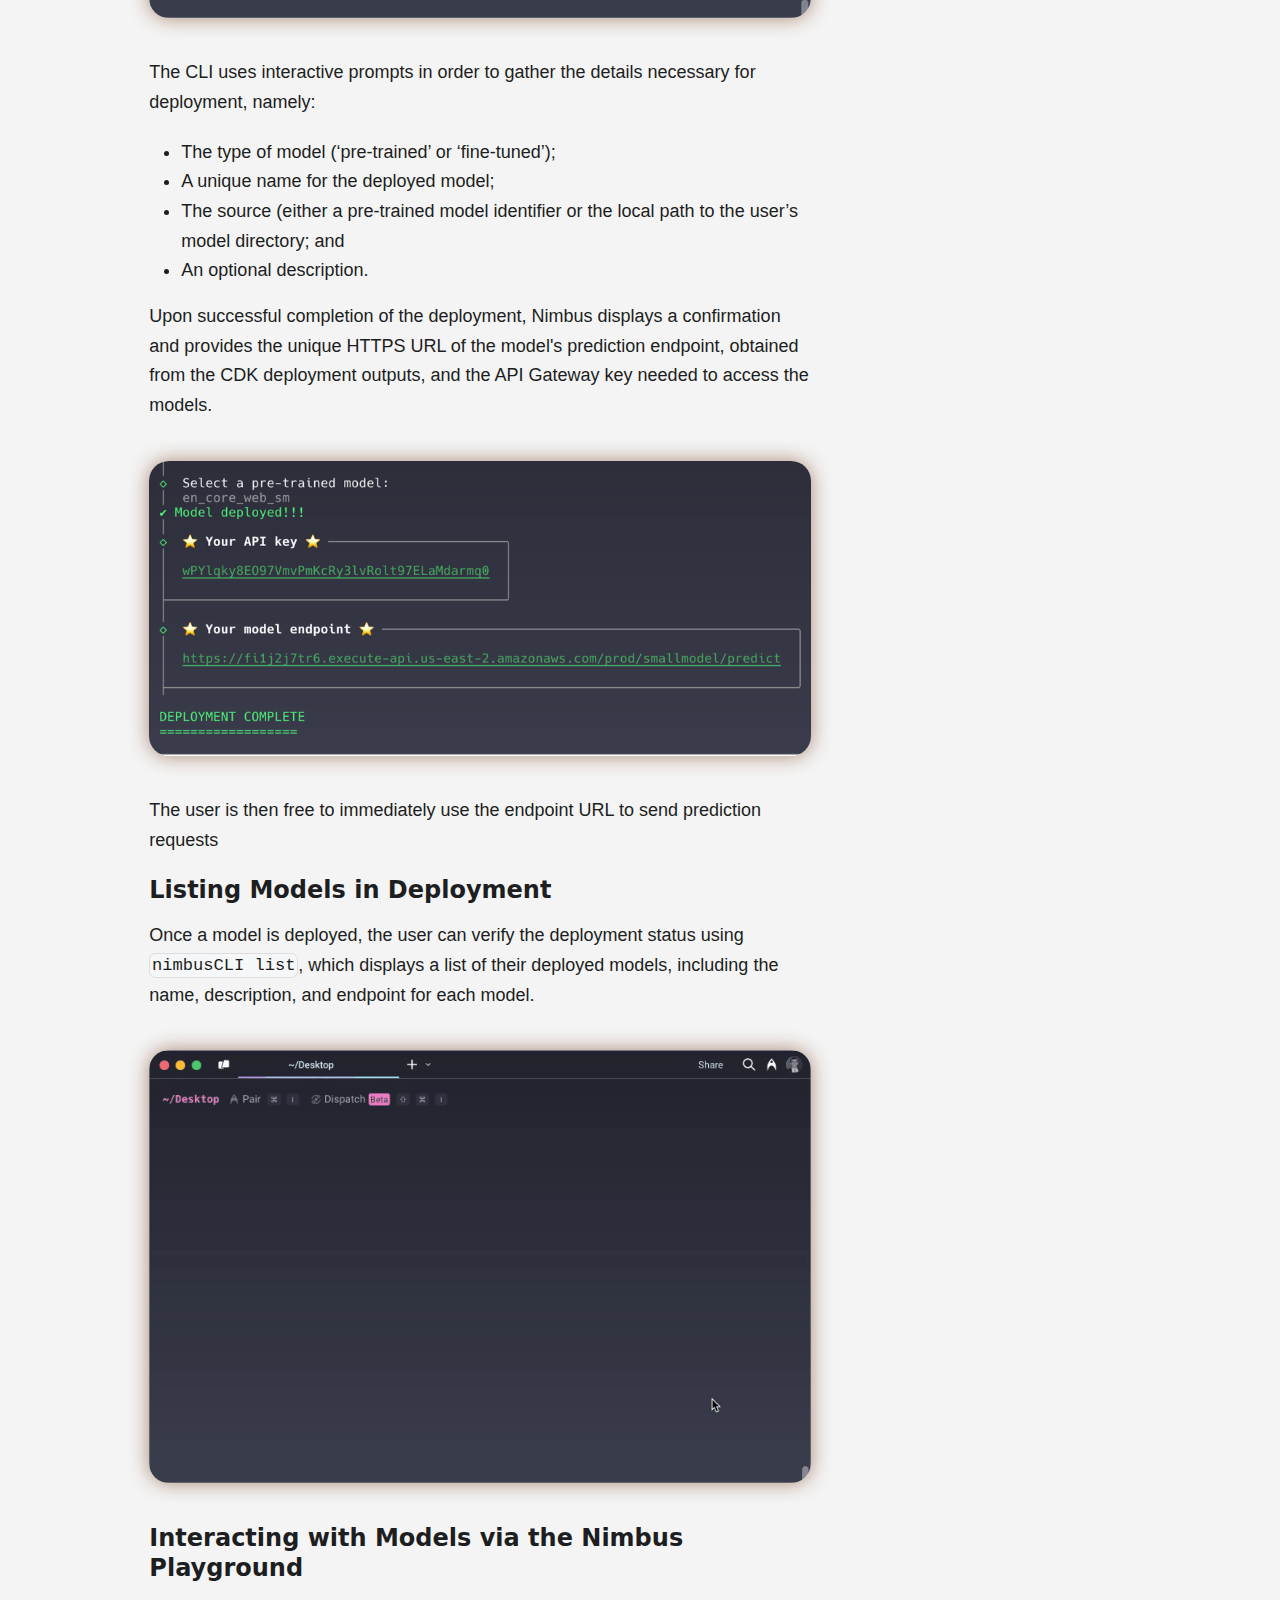
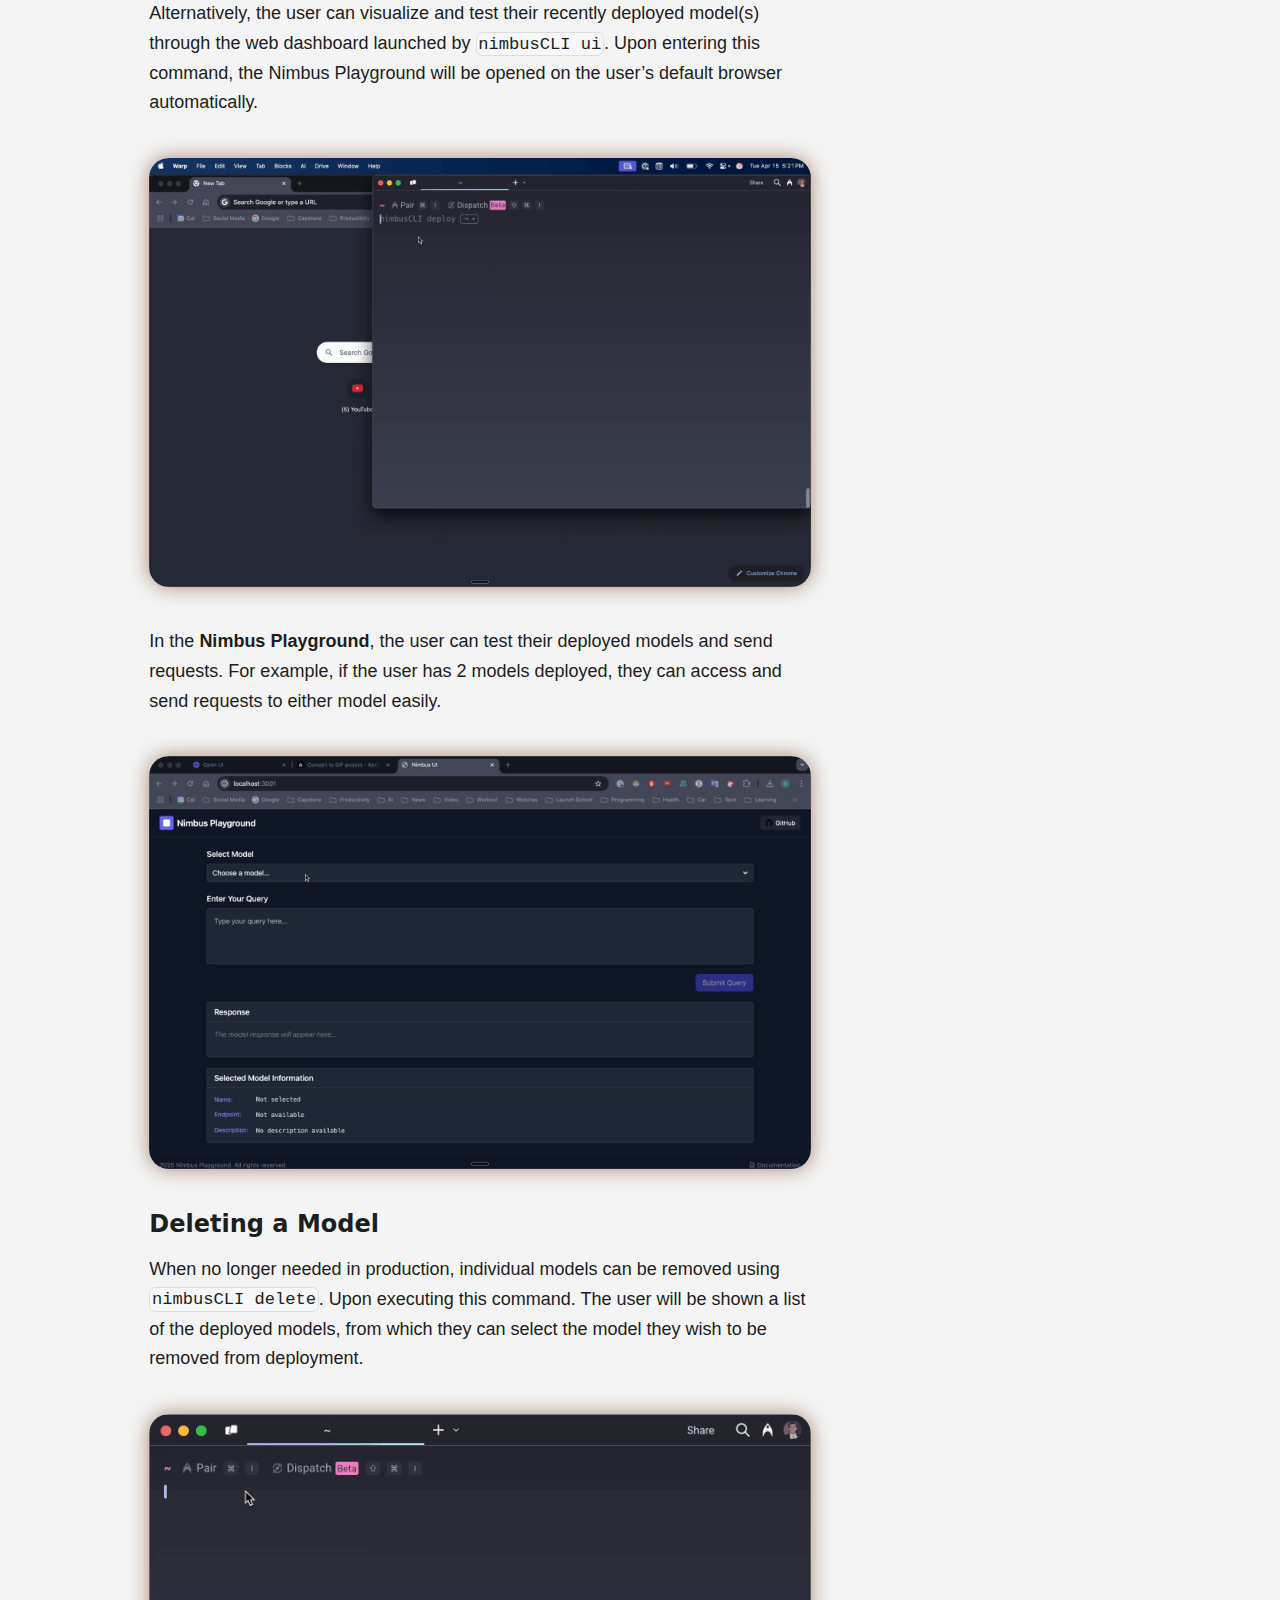
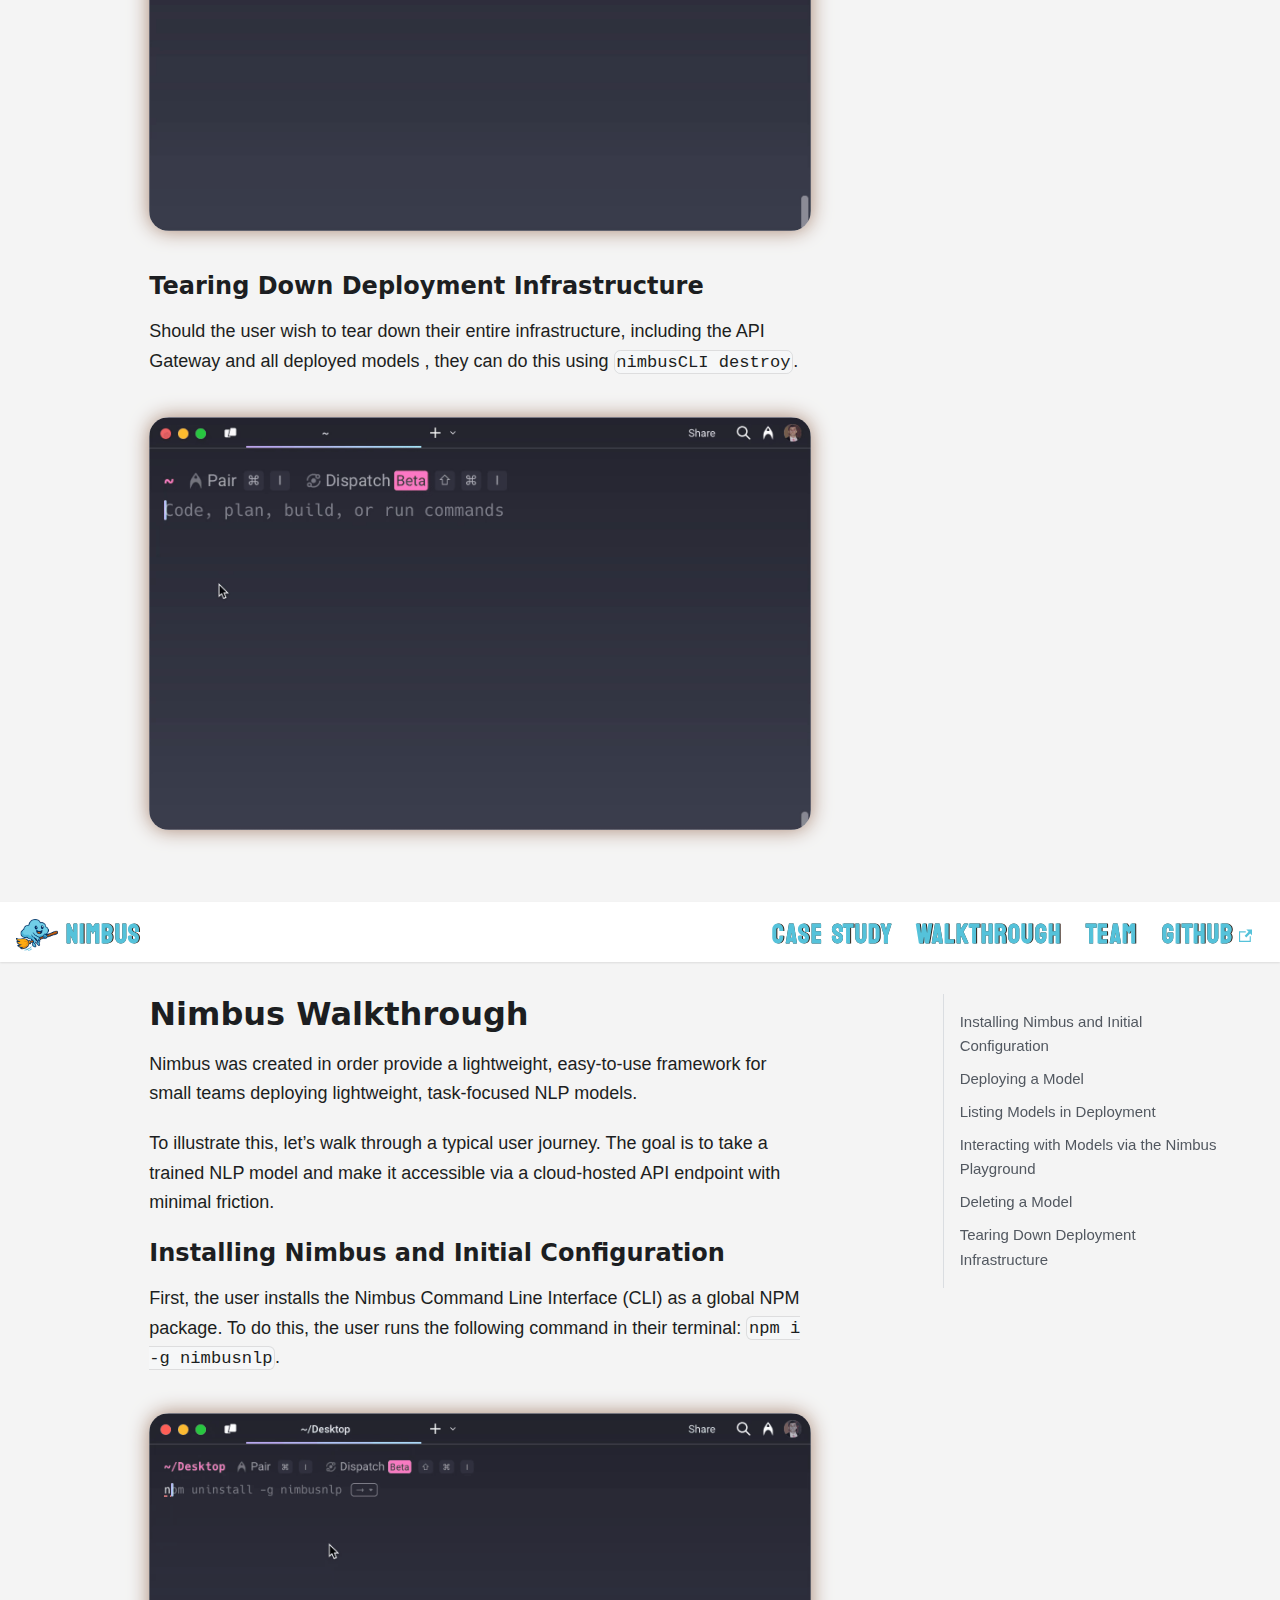
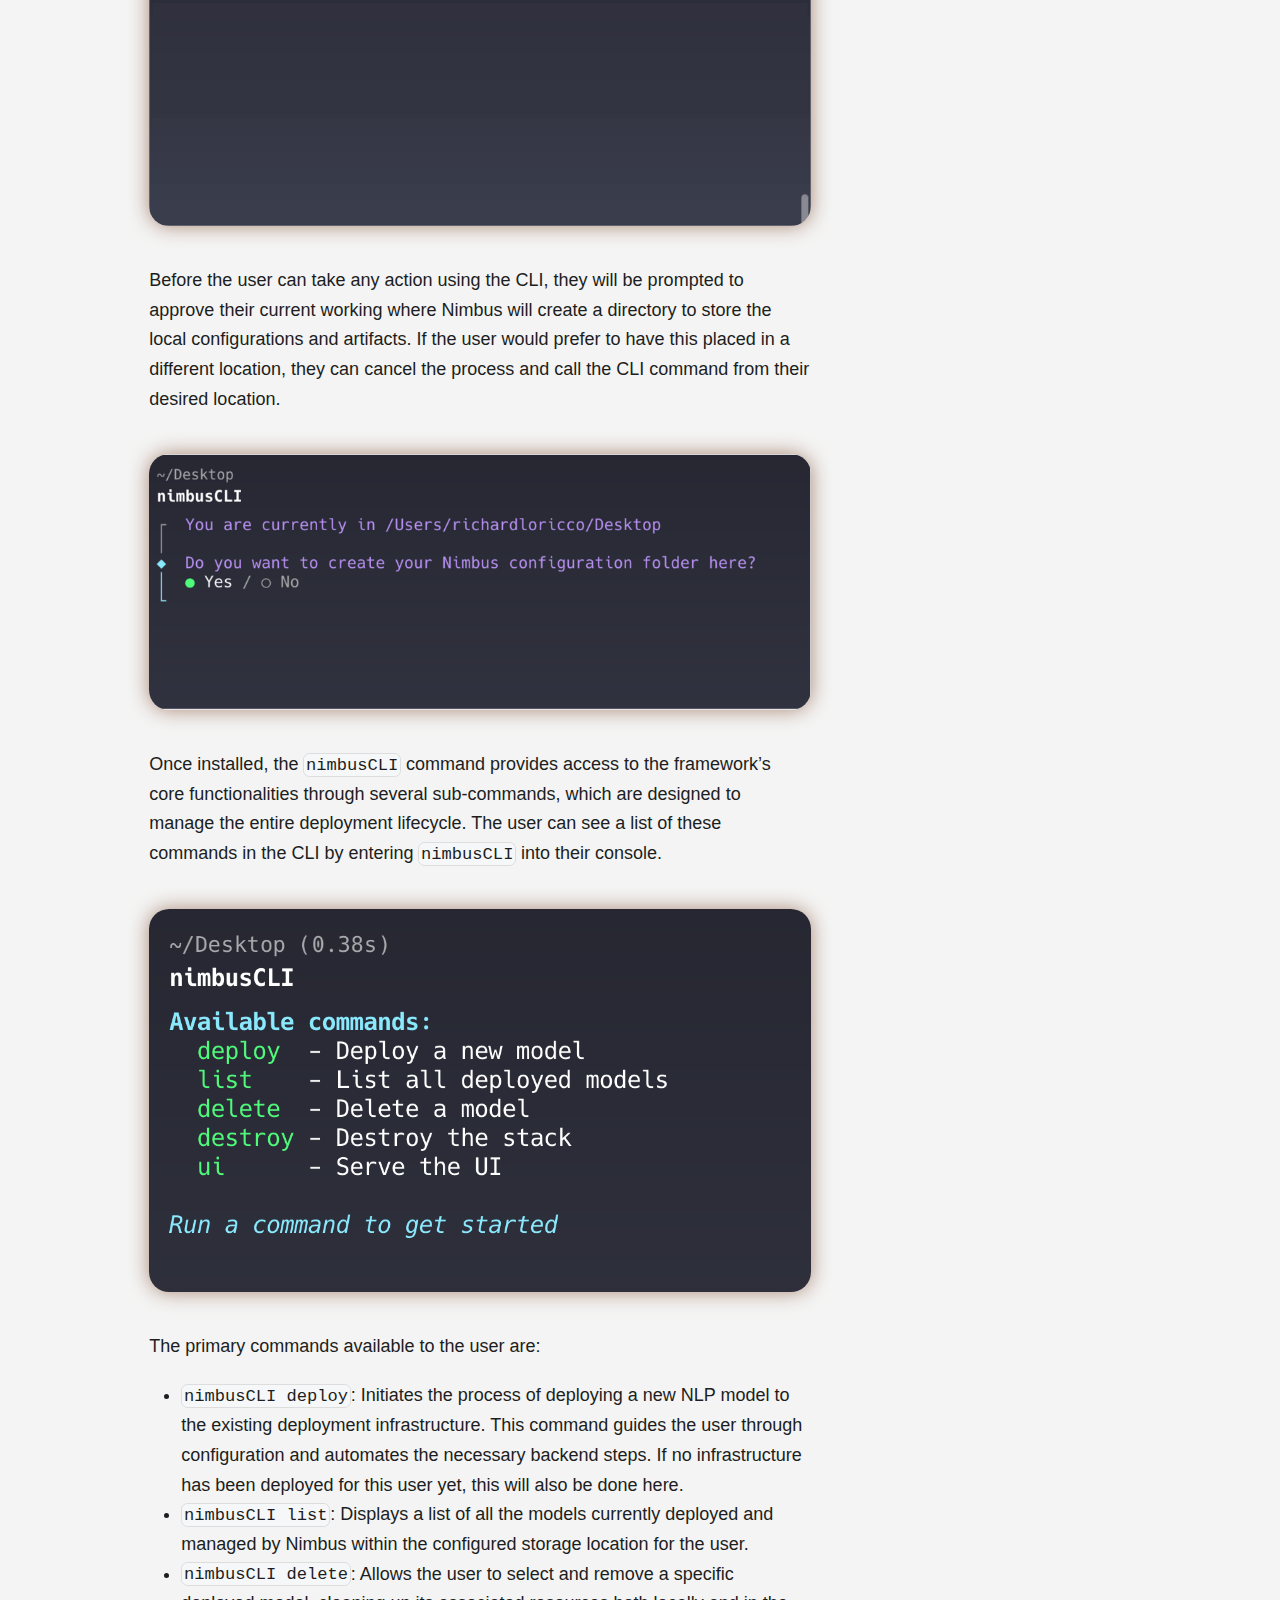
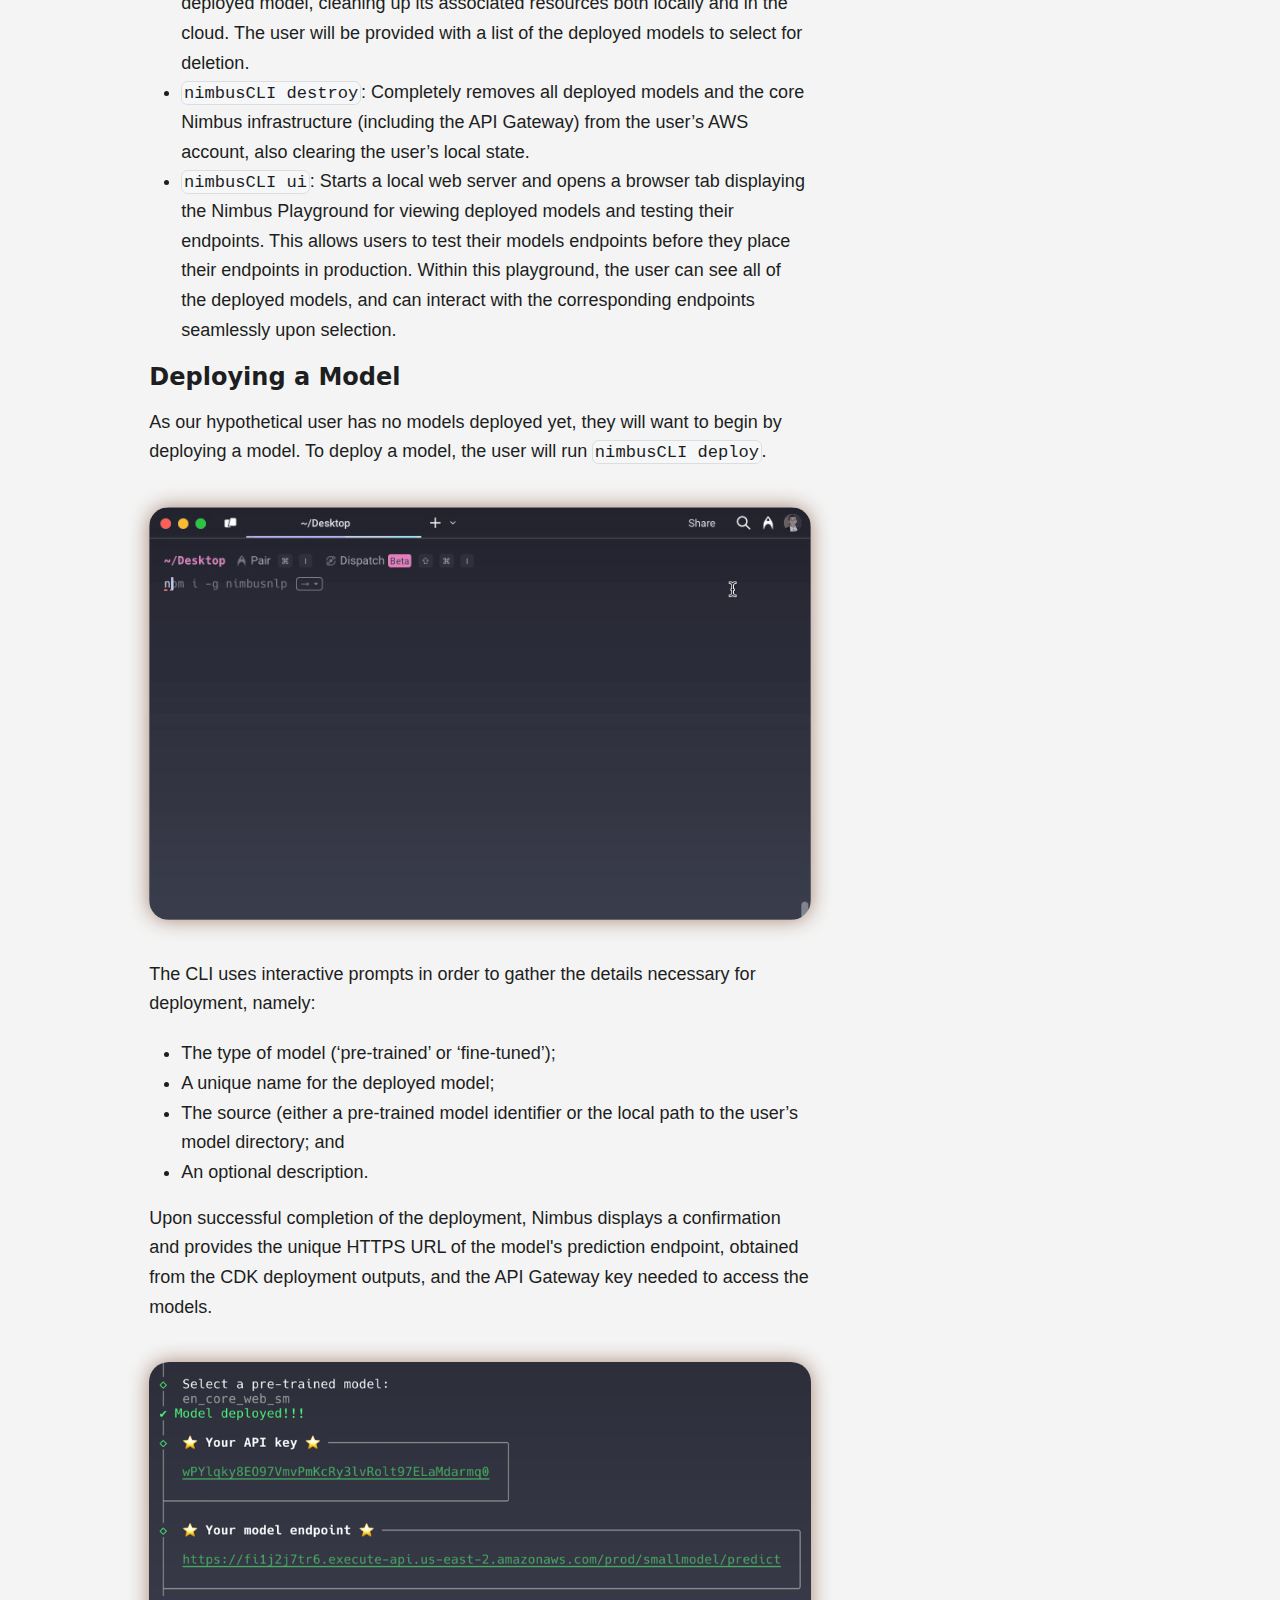
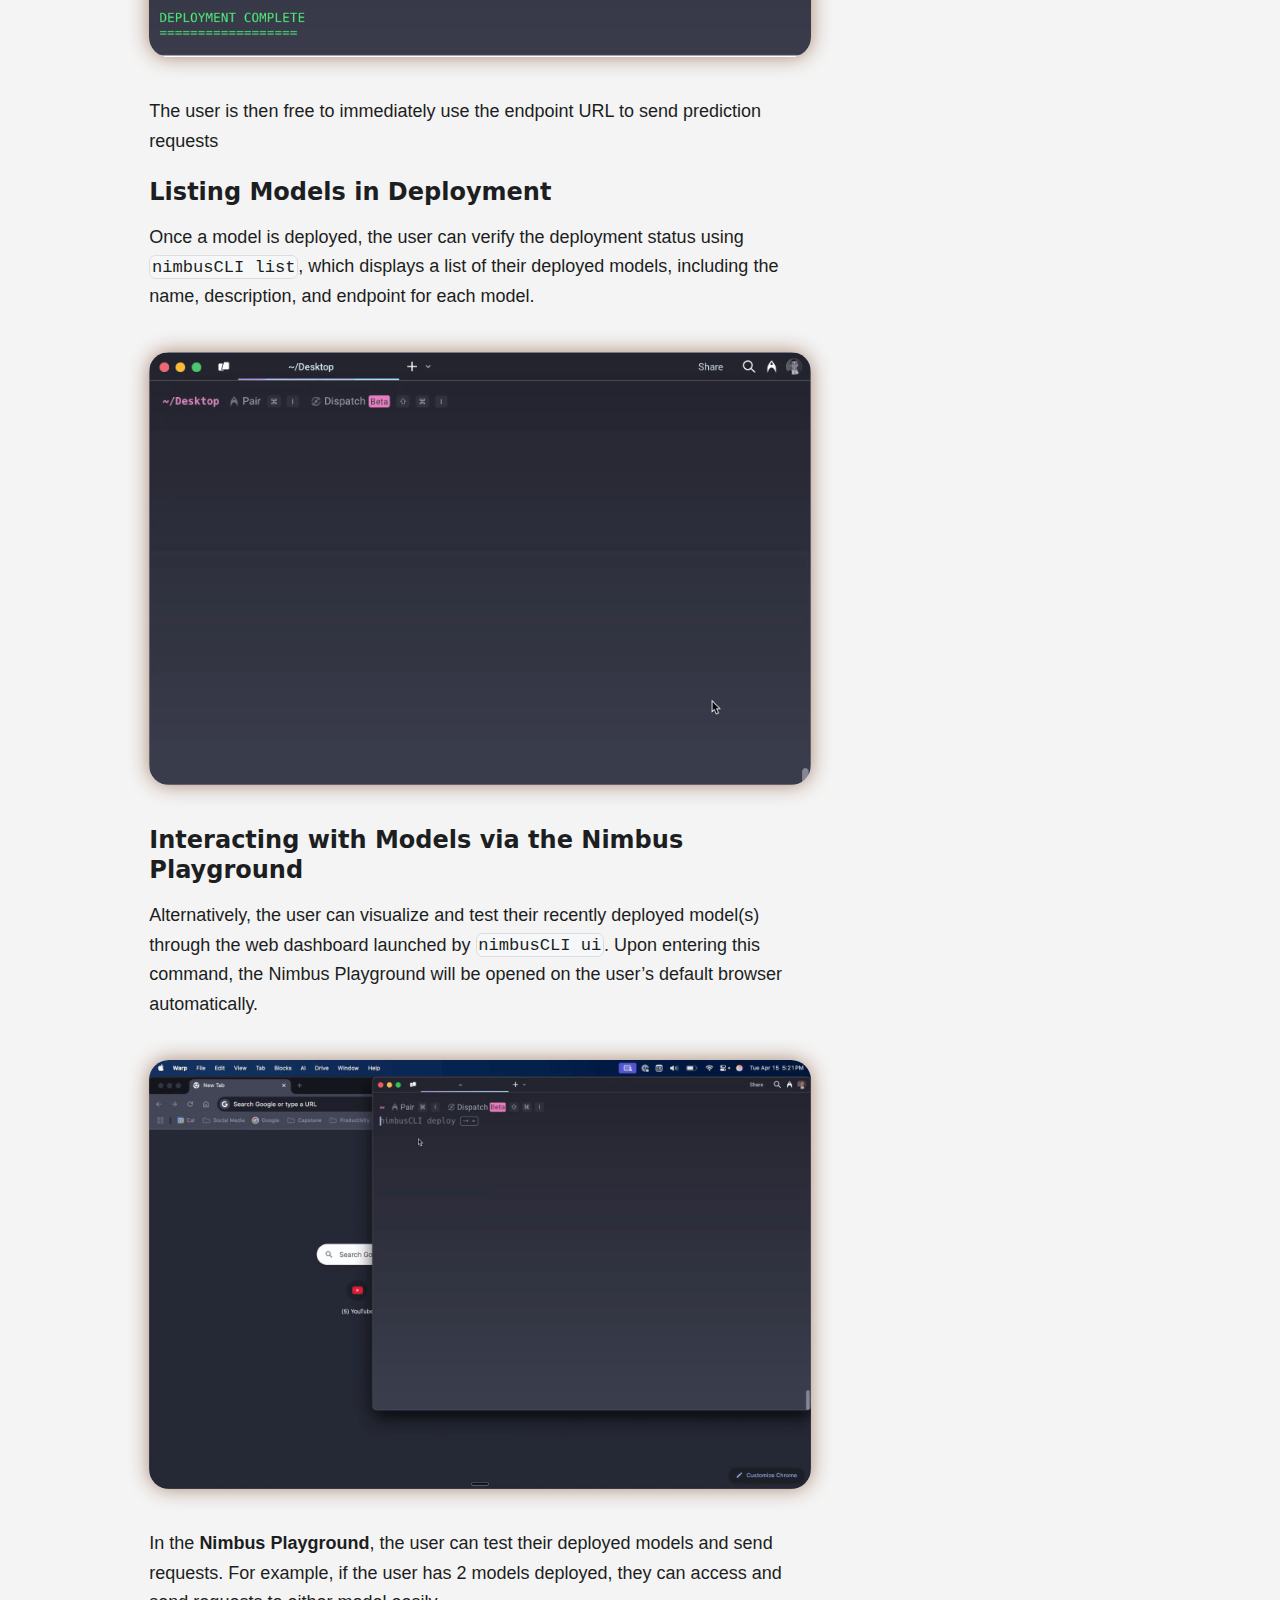
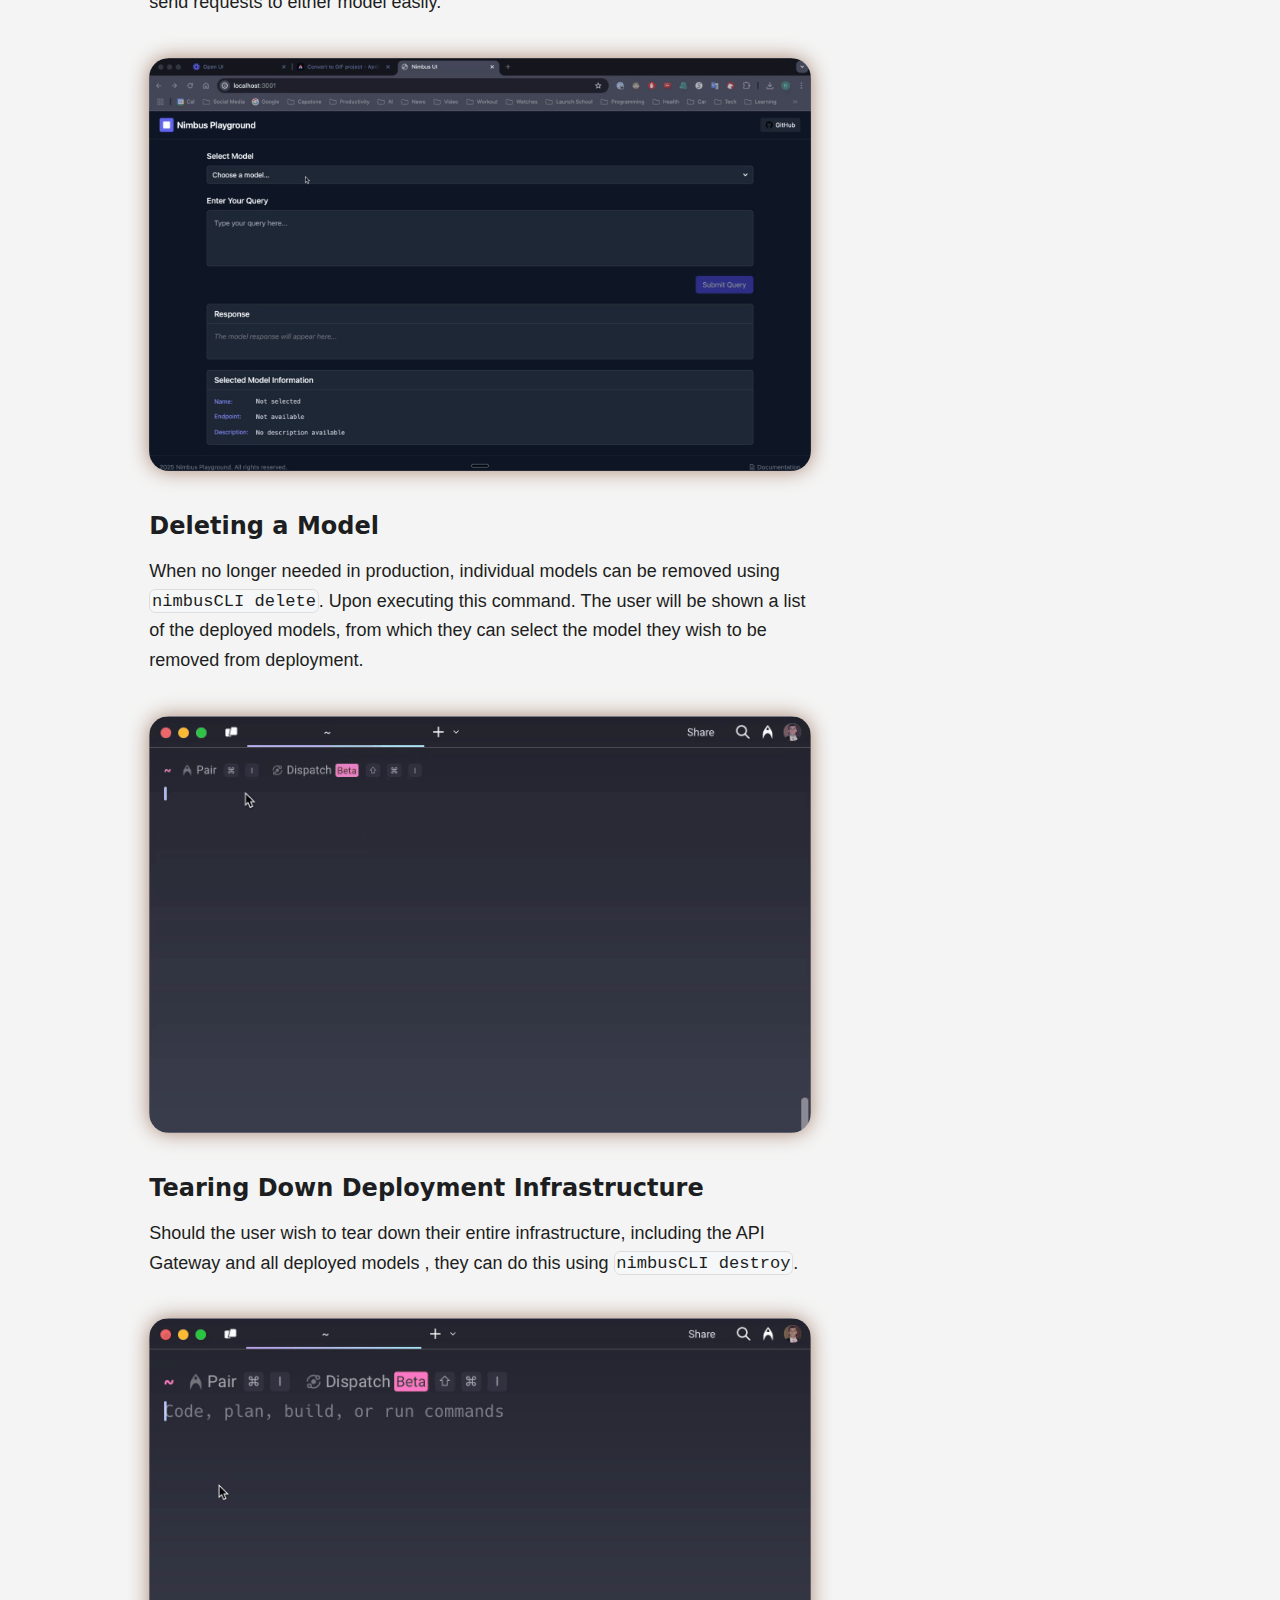
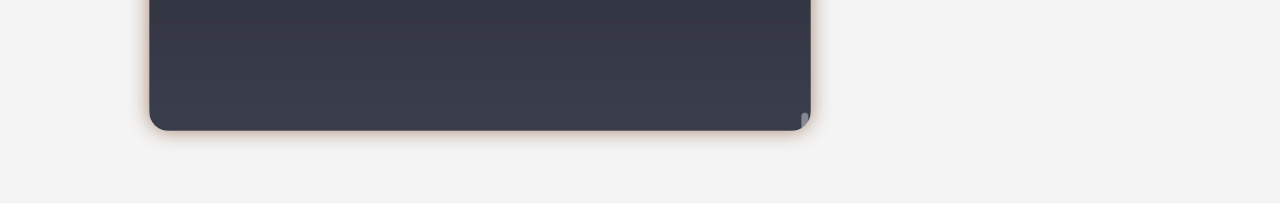
<file: walkthrough/index.html>
<!doctype html>
<html lang="en" dir="ltr" class="mdx-wrapper mdx-page plugin-pages plugin-id-default" data-has-hydrated="false">
<head>
<meta charset="UTF-8">
<meta name="generator" content="Docusaurus v3.6.3">
<title data-rh="true">Nimbus Walkthrough | Nimbus</title><meta data-rh="true" name="viewport" content="width=device-width,initial-scale=1"><meta data-rh="true" name="twitter:card" content="summary_large_image"><meta data-rh="true" property="og:image" content="https://nimbusNLP.github.io/img/nimbusMain.png"><meta data-rh="true" name="twitter:image" content="https://nimbusNLP.github.io/img/nimbusMain.png"><meta data-rh="true" property="og:url" content="https://nimbusNLP.github.io/walkthrough"><meta data-rh="true" property="og:locale" content="en"><meta data-rh="true" name="docusaurus_locale" content="en"><meta data-rh="true" name="docusaurus_tag" content="default"><meta data-rh="true" name="docsearch:language" content="en"><meta data-rh="true" name="docsearch:docusaurus_tag" content="default"><meta data-rh="true" property="og:title" content="Nimbus Walkthrough | Nimbus"><meta data-rh="true" name="description" content="Nimbus was created in order provide a lightweight, easy-to-use framework for small teams deploying lightweight, task-focused NLP models."><meta data-rh="true" property="og:description" content="Nimbus was created in order provide a lightweight, easy-to-use framework for small teams deploying lightweight, task-focused NLP models."><link data-rh="true" rel="icon" href="/img/nimbusMain.png"><link data-rh="true" rel="canonical" href="https://nimbusNLP.github.io/walkthrough"><link data-rh="true" rel="alternate" href="https://nimbusNLP.github.io/walkthrough" hreflang="en"><link data-rh="true" rel="alternate" href="https://nimbusNLP.github.io/walkthrough" hreflang="x-default"><link rel="stylesheet" href="/assets/css/styles.383de17f.css">
<script src="/assets/js/runtime~main.806eb6ea.js" defer="defer"></script>
<script src="/assets/js/main.3538da72.js" defer="defer"></script>
</head>
<body class="navigation-with-keyboard">
<script>!function(){function t(t){document.documentElement.setAttribute("data-theme",t)}var e=function(){try{return new URLSearchParams(window.location.search).get("docusaurus-theme")}catch(t){}}()||function(){try{return window.localStorage.getItem("theme")}catch(t){}}();t(null!==e?e:"light")}(),function(){try{const n=new URLSearchParams(window.location.search).entries();for(var[t,e]of n)if(t.startsWith("docusaurus-data-")){var a=t.replace("docusaurus-data-","data-");document.documentElement.setAttribute(a,e)}}catch(t){}}()</script><div id="__docusaurus"><div role="region" aria-label="Skip to main content"><a class="skipToContent_fXgn" href="#__docusaurus_skipToContent_fallback">Skip to main content</a></div><nav aria-label="Main" class="navbar navbar--fixed-top"><div class="navbar__inner"><div class="navbar__items"><button aria-label="Toggle navigation bar" aria-expanded="false" class="navbar__toggle clean-btn" type="button"><svg width="30" height="30" viewBox="0 0 30 30" aria-hidden="true"><path stroke="currentColor" stroke-linecap="round" stroke-miterlimit="10" stroke-width="2" d="M4 7h22M4 15h22M4 23h22"></path></svg></button><a class="navbar__brand" href="/"><div class="navbar__logo"><img src="/img/nimbusMain.png" alt="Nimbus Logo" class="themedComponent_mlkZ themedComponent--light_NVdE"><img src="/img/nimbusMain.png" alt="Nimbus Logo" class="themedComponent_mlkZ themedComponent--dark_xIcU"></div><b class="navbar__title text--truncate">Nimbus</b></a></div><div class="navbar__items navbar__items--right"><a class="navbar__item navbar__link" href="/docs/introduction">CASE STUDY</a><a aria-current="page" class="navbar__item navbar__link navbar__link--active" href="/walkthrough">WALKTHROUGH</a><a class="navbar__item navbar__link" href="/#team">TEAM</a><a href="https://github.com/nimbusNLP" target="_blank" rel="noopener noreferrer" class="navbar__item navbar__link">GITHUB<svg width="13.5" height="13.5" aria-hidden="true" viewBox="0 0 24 24" class="iconExternalLink_nPIU"><path fill="currentColor" d="M21 13v10h-21v-19h12v2h-10v15h17v-8h2zm3-12h-10.988l4.035 4-6.977 7.07 2.828 2.828 6.977-7.07 4.125 4.172v-11z"></path></svg></a><div class="navbarSearchContainer_Bca1"></div></div></div><div role="presentation" class="navbar-sidebar__backdrop"></div></nav><div id="__docusaurus_skipToContent_fallback" class="main-wrapper mainWrapper_z2l0"><main class="container container--fluid margin-vert--lg"><div class="row mdxPageWrapper_j9I6"><div class="col col--8"><article><header><h1>Nimbus Walkthrough</h1></header>
<p>Nimbus was created in order provide a lightweight, easy-to-use framework for small teams deploying lightweight, task-focused NLP models.</p>
<p>To illustrate this, let’s walk through a typical user journey. The goal is to take a trained NLP model and make it accessible via a cloud-hosted API endpoint with minimal friction.</p>
<h2 class="anchor anchorWithStickyNavbar_LWe7" id="installing-nimbus-and-initial-configuration">Installing Nimbus and Initial Configuration<a href="#installing-nimbus-and-initial-configuration" class="hash-link" aria-label="Direct link to Installing Nimbus and Initial Configuration" title="Direct link to Installing Nimbus and Initial Configuration">​</a></h2>
<p>First, the user installs the Nimbus Command Line Interface (CLI) as a global NPM package. To do this, the user runs the following command in their terminal: <code>npm i -g nimbusnlp</code>.</p>
<figure><div class="w-full sm:w-[100%] md:w-[100%] block"><img src="/img/gifs/FinalNimbusDownload.gif" alt="nimbus download clip" class="align-top object-contain border-2 rounded-[20px] shadow-[0_0_20px_#AA8976] border-[#E5E7EB]"></div></figure>
<p>Before the user can take any action using the CLI, they will be prompted to approve their current working where Nimbus will create a directory to store the local configurations and artifacts. If the user would prefer to have this placed in a different location, they can cancel the process and call the CLI command from their desired location.</p>
<figure><div class="w-full sm:w-[100%] md:w-[100%] block"><img src="/img/gifs/localFileLocation.png" alt="local file confirmation prompt" class="align-top object-contain border-2 rounded-[20px] shadow-[0_0_20px_#AA8976] border-[#E5E7EB]"></div></figure>
<p>Once installed, the <code>nimbusCLI</code> command provides access to the framework’s core functionalities through several sub-commands, which are designed to manage the entire deployment lifecycle. The user can see a list of these commands in the CLI by entering <code>nimbusCLI</code> into their console.</p>
<figure><div class="w-full sm:w-[100%] md:w-[100%] block"><img src="/img/gifs/nimbusCLI.png" alt="nimbusCLI command" class="align-top object-contain border-2 rounded-[20px] shadow-[0_0_20px_#AA8976] border-[#E5E7EB]"></div></figure>
<p>The primary commands available to the user are:</p>
<ul>
<li><code>nimbusCLI deploy</code>: Initiates the process of deploying a new NLP model to the existing deployment infrastructure. This command guides the user through configuration and automates the necessary backend steps. If no infrastructure has been deployed for this user yet, this will also be done here.</li>
<li><code>nimbusCLI list</code>: Displays a list of all the models currently deployed and managed by Nimbus within the configured storage location for the user.</li>
<li><code>nimbusCLI delete</code>: Allows the user to select and remove a specific deployed model, cleaning up its associated resources both locally and in the cloud. The user will be provided with a list of the deployed models to select for deletion.</li>
<li><code>nimbusCLI destroy</code>: Completely removes all deployed models and the core Nimbus infrastructure (including the API Gateway) from the user’s AWS account, also clearing the user’s local state.</li>
<li><code>nimbusCLI ui</code>: Starts a local web server and opens a browser tab displaying the Nimbus Playground for viewing deployed models and testing their endpoints. This allows users to test their models endpoints before they place their endpoints in production. Within this playground, the user can see all of the deployed models, and can interact with the corresponding endpoints seamlessly upon selection.</li>
</ul>
<h2 class="anchor anchorWithStickyNavbar_LWe7" id="deploying-a-model">Deploying a Model<a href="#deploying-a-model" class="hash-link" aria-label="Direct link to Deploying a Model" title="Direct link to Deploying a Model">​</a></h2>
<p>As our hypothetical user has no models deployed yet, they will want to begin by deploying a model. To deploy a model, the user will run <code>nimbusCLI deploy</code>.</p>
<figure><div class="w-full sm:w-[100%] md:w-[100%] block"><img src="/img/gifs/FinalModelDeployment.gif" alt="nimbus deploy clip" class="align-top object-contain border-2 rounded-[20px] shadow-[0_0_20px_#AA8976] border-[#E5E7EB]"></div></figure>
<p>The CLI uses interactive prompts in order to gather the details necessary for deployment, namely:</p>
<ul>
<li>The type of model (‘pre-trained’ or ‘fine-tuned’);</li>
<li>A unique name for the deployed model;</li>
<li>The source (either a pre-trained model identifier or the local path to the user’s model directory; and</li>
<li>An optional description.</li>
</ul>
<p>Upon successful completion of the deployment, Nimbus displays a confirmation and provides the unique HTTPS URL of the model&#x27;s prediction endpoint, obtained from the CDK deployment outputs, and the API Gateway key needed to access the models.</p>
<figure><div class="w-full sm:w-[100%] md:w-[100%] block"><img src="/img/gifs/deployedEndpoint.png" alt="deployed endpoint clip" class="align-top object-contain border-2 rounded-[20px] shadow-[0_0_20px_#AA8976] border-[#E5E7EB]"></div></figure>
<p>The user is then free to immediately use the endpoint URL to send prediction requests</p>
<h2 class="anchor anchorWithStickyNavbar_LWe7" id="listing-models-in-deployment">Listing Models in Deployment<a href="#listing-models-in-deployment" class="hash-link" aria-label="Direct link to Listing Models in Deployment" title="Direct link to Listing Models in Deployment">​</a></h2>
<p>Once a model is deployed, the user can verify the deployment status using <code>nimbusCLI list</code>, which displays a list of their deployed models, including the name, description, and endpoint for each model.</p>
<figure><div class="w-full sm:w-[100%] md:w-[100%] block"><img src="/img/gifs/FinalList.gif" alt="list clip" class="align-top object-contain border-2 rounded-[20px] shadow-[0_0_20px_#AA8976] border-[#E5E7EB]"></div></figure>
<h2 class="anchor anchorWithStickyNavbar_LWe7" id="interacting-with-models-via-the-nimbus-playground">Interacting with Models via the Nimbus Playground<a href="#interacting-with-models-via-the-nimbus-playground" class="hash-link" aria-label="Direct link to Interacting with Models via the Nimbus Playground" title="Direct link to Interacting with Models via the Nimbus Playground">​</a></h2>
<p>Alternatively, the user can visualize and test their recently deployed model(s) through the web dashboard launched by <code>nimbusCLI ui</code>. Upon entering this command, the Nimbus Playground will be opened on the user’s default browser automatically.</p>
<figure><div class="w-full sm:w-[100%] md:w-[100%] block"><img src="/img/gifs/OpenUI.gif" alt="open UI clip" class="align-top object-contain border-2 rounded-[20px] shadow-[0_0_20px_#AA8976] border-[#E5E7EB]"></div></figure>
<p>In the <strong>Nimbus Playground</strong>, the user can test their deployed models and send requests. For example, if the user has 2 models deployed, they can access and send requests to either model easily.</p>
<figure><div class="w-full sm:w-[100%] md:w-[100%] block"><img src="/img/gifs/UIModelQuery.gif" alt="interact with UI clip" class="align-top object-contain border-2 rounded-[20px] shadow-[0_0_20px_#AA8976] border-[#E5E7EB]"></div></figure>
<h2 class="anchor anchorWithStickyNavbar_LWe7" id="deleting-a-model">Deleting a Model<a href="#deleting-a-model" class="hash-link" aria-label="Direct link to Deleting a Model" title="Direct link to Deleting a Model">​</a></h2>
<p>When no longer needed in production, individual models can be removed using <code>nimbusCLI delete</code>. Upon executing this command. The user will be shown a list of the deployed models, from which they can select the model they wish to be removed from deployment.</p>
<figure><div class="w-full sm:w-[100%] md:w-[100%] block"><img src="/img/gifs/deletemodel.gif" alt="delete model clip" class="align-top object-contain border-2 rounded-[20px] shadow-[0_0_20px_#AA8976] border-[#E5E7EB]"></div></figure>
<h2 class="anchor anchorWithStickyNavbar_LWe7" id="tearing-down-deployment-infrastructure">Tearing Down Deployment Infrastructure<a href="#tearing-down-deployment-infrastructure" class="hash-link" aria-label="Direct link to Tearing Down Deployment Infrastructure" title="Direct link to Tearing Down Deployment Infrastructure">​</a></h2>
<p>Should the user wish to tear down their entire infrastructure, including the API Gateway and all deployed models , they can do this using <code>nimbusCLI destroy</code>.</p>
<figure><div class="w-full sm:w-[100%] md:w-[100%] block"><img src="/img/gifs/Destroy.gif" alt="teardown clip" class="align-top object-contain border-2 rounded-[20px] shadow-[0_0_20px_#AA8976] border-[#E5E7EB]"></div></figure></article></div><div class="col col--2"><div class="tableOfContents_bqdL thin-scrollbar"><ul class="table-of-contents table-of-contents__left-border"><li><a href="#installing-nimbus-and-initial-configuration" class="table-of-contents__link toc-highlight">Installing Nimbus and Initial Configuration</a></li><li><a href="#deploying-a-model" class="table-of-contents__link toc-highlight">Deploying a Model</a></li><li><a href="#listing-models-in-deployment" class="table-of-contents__link toc-highlight">Listing Models in Deployment</a></li><li><a href="#interacting-with-models-via-the-nimbus-playground" class="table-of-contents__link toc-highlight">Interacting with Models via the Nimbus Playground</a></li><li><a href="#deleting-a-model" class="table-of-contents__link toc-highlight">Deleting a Model</a></li><li><a href="#tearing-down-deployment-infrastructure" class="table-of-contents__link toc-highlight">Tearing Down Deployment Infrastructure</a></li></ul></div></div></div></main></div></div>
</body>
</html>
</file>
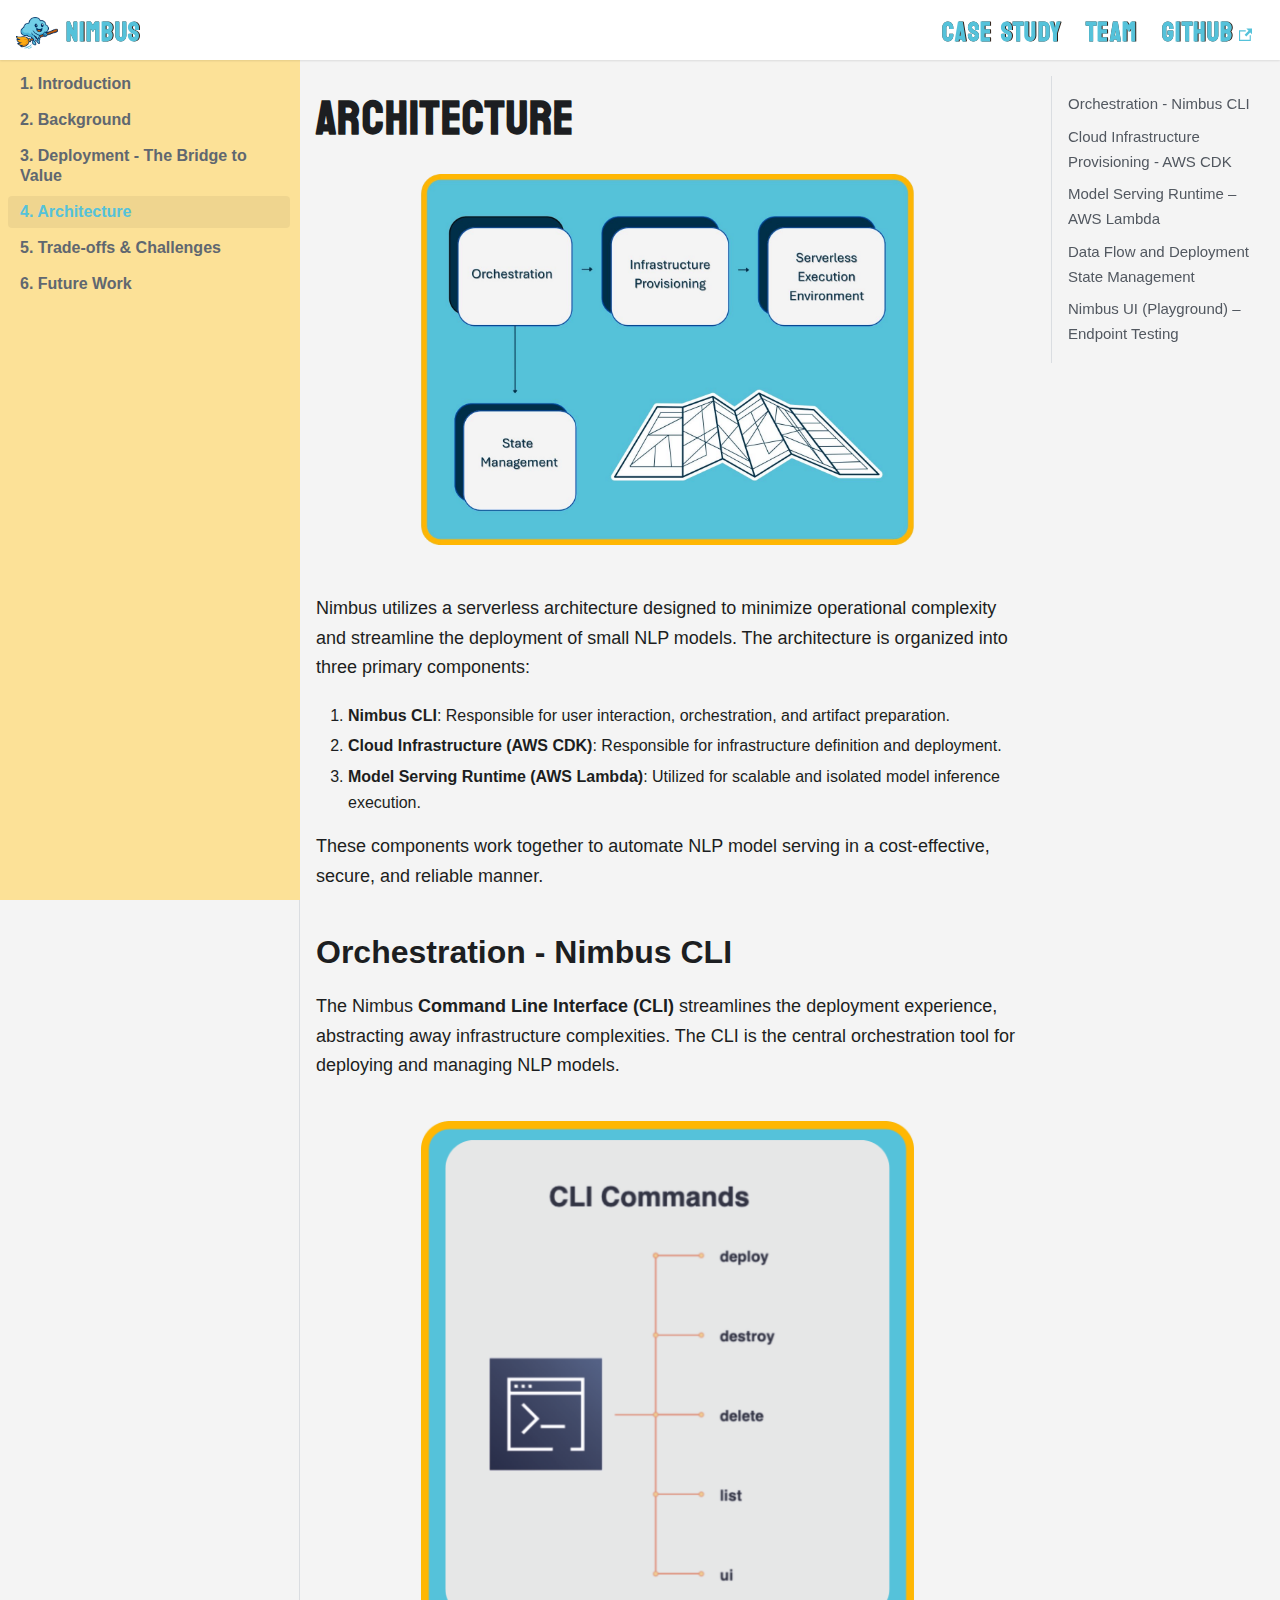
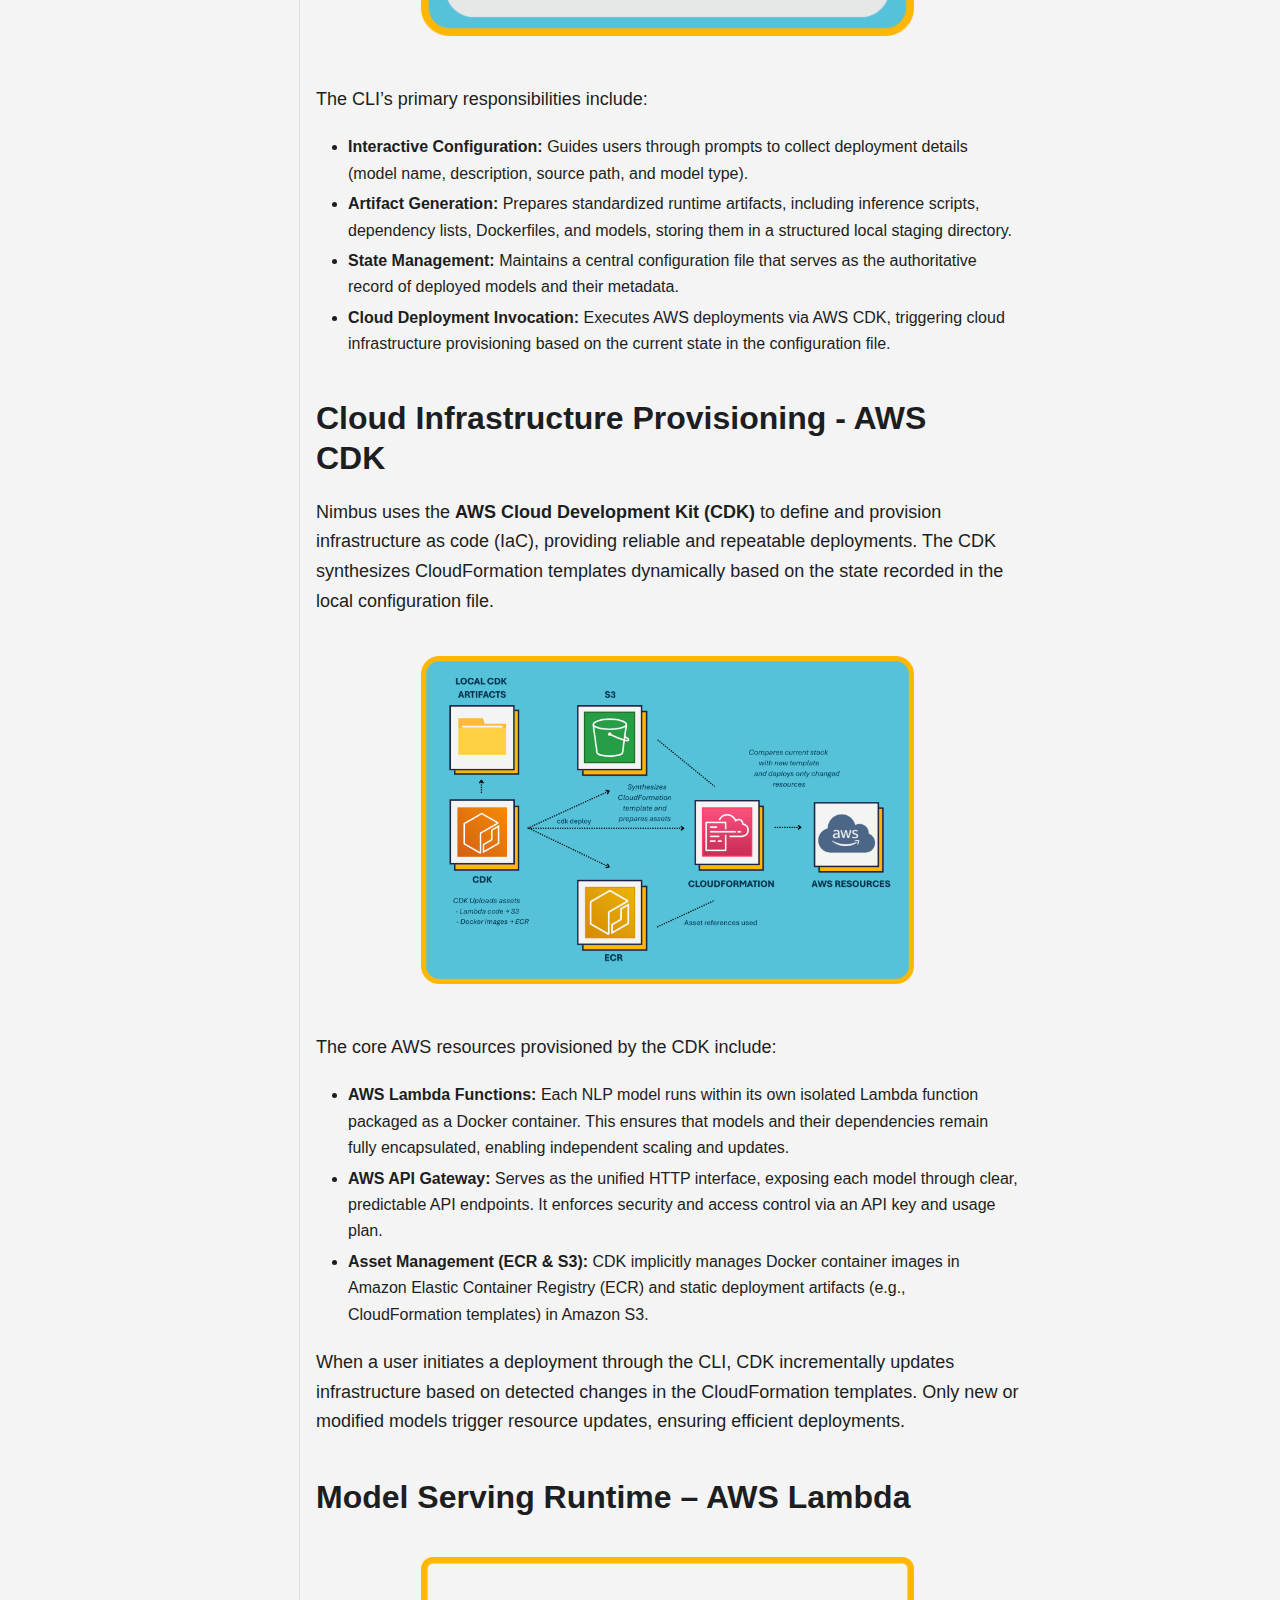
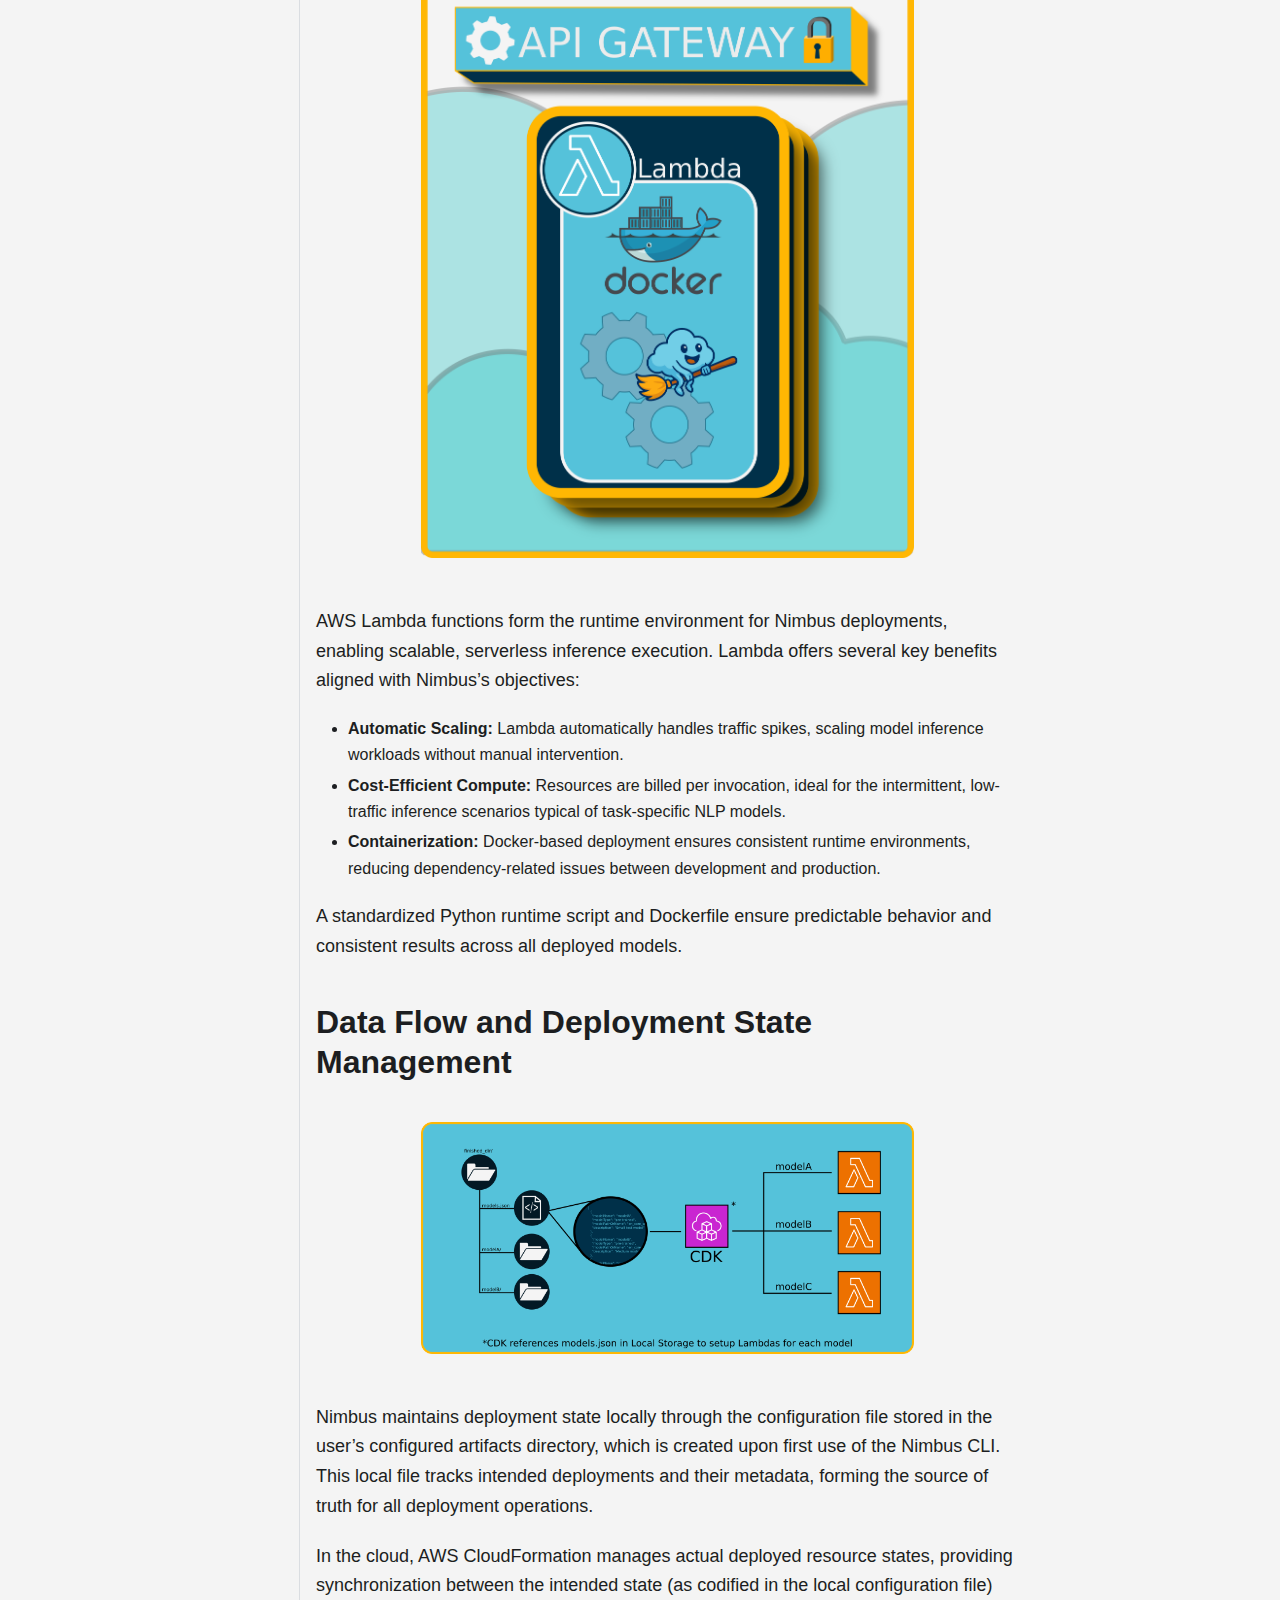
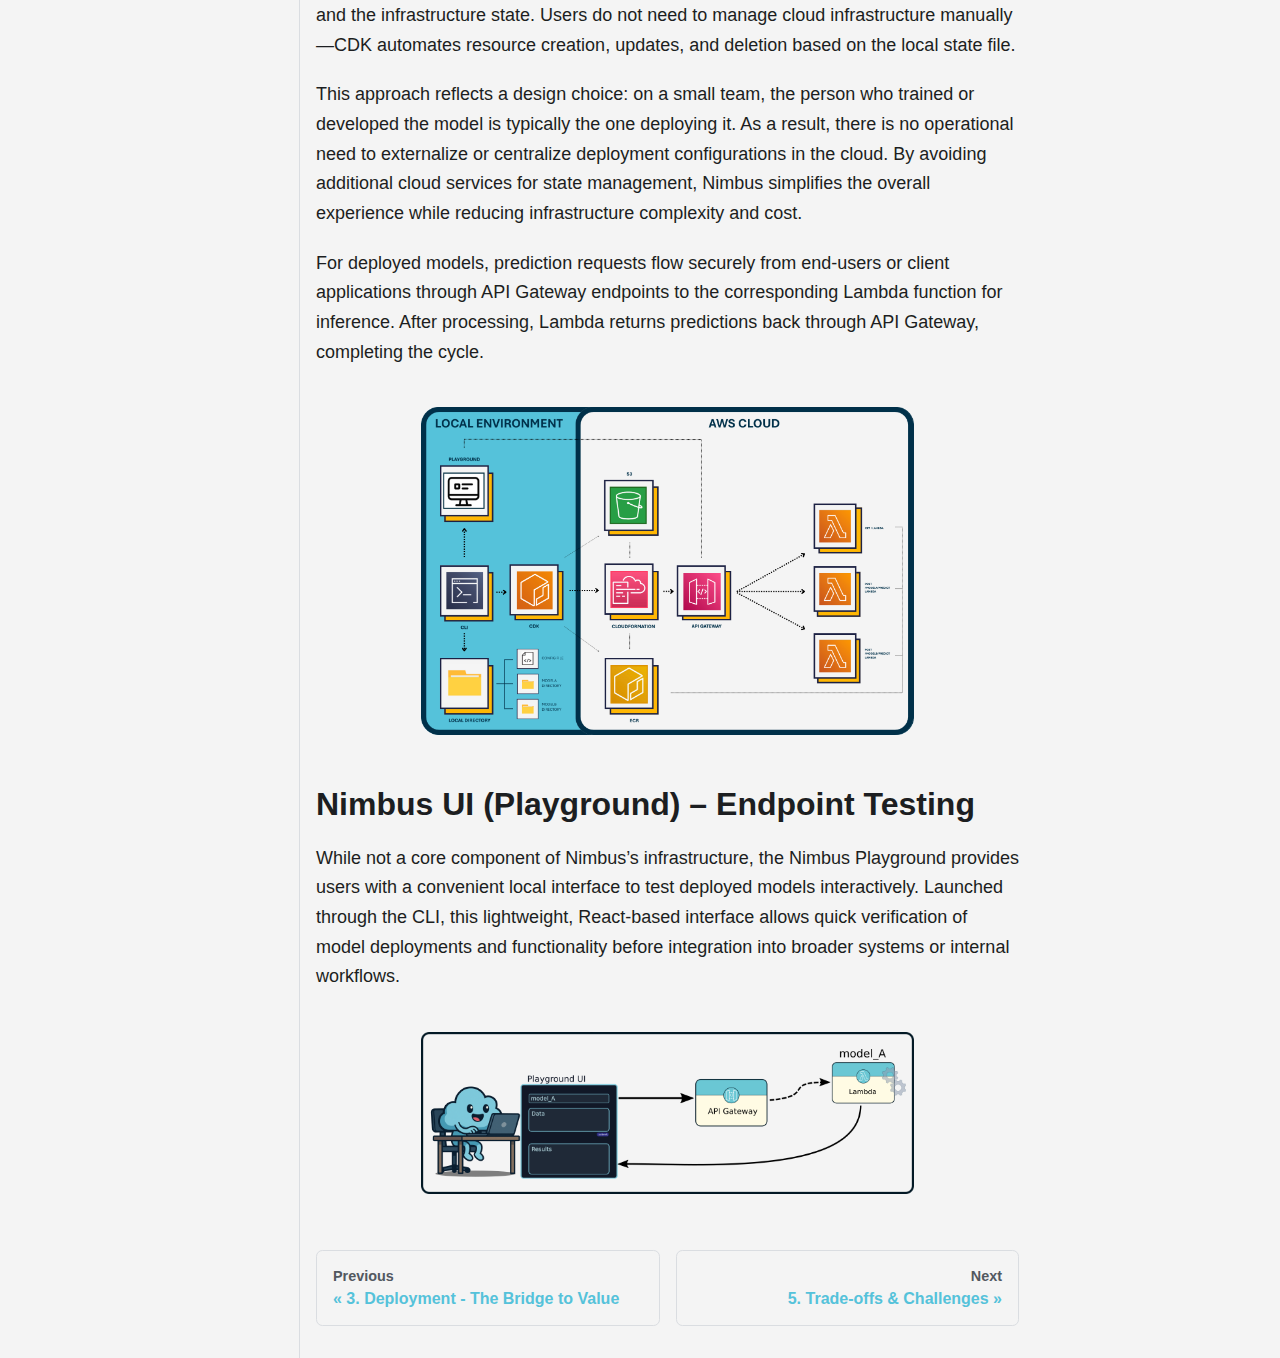
<file: docs/architecture/index.html>
<!doctype html>
<html lang="en" dir="ltr" class="docs-wrapper plugin-docs plugin-id-default docs-version-current docs-doc-page docs-doc-id-architecture" data-has-hydrated="false">
<head>
<meta charset="UTF-8">
<meta name="generator" content="Docusaurus v3.6.3">
<title data-rh="true">Architecture | Nimbus</title><meta data-rh="true" name="viewport" content="width=device-width,initial-scale=1"><meta data-rh="true" name="twitter:card" content="summary_large_image"><meta data-rh="true" property="og:image" content="https://nimbusNLP.github.io/img/nimbusMain.png"><meta data-rh="true" name="twitter:image" content="https://nimbusNLP.github.io/img/nimbusMain.png"><meta data-rh="true" property="og:url" content="https://nimbusNLP.github.io/docs/architecture"><meta data-rh="true" property="og:locale" content="en"><meta data-rh="true" name="docusaurus_locale" content="en"><meta data-rh="true" name="docsearch:language" content="en"><meta data-rh="true" name="docusaurus_version" content="current"><meta data-rh="true" name="docusaurus_tag" content="docs-default-current"><meta data-rh="true" name="docsearch:version" content="current"><meta data-rh="true" name="docsearch:docusaurus_tag" content="docs-default-current"><meta data-rh="true" property="og:title" content="Architecture | Nimbus"><meta data-rh="true" name="description" content="Nimbus utilizes a serverless architecture designed to minimize operational complexity and streamline the deployment of small NLP models. The architecture is organized into three primary components:"><meta data-rh="true" property="og:description" content="Nimbus utilizes a serverless architecture designed to minimize operational complexity and streamline the deployment of small NLP models. The architecture is organized into three primary components:"><link data-rh="true" rel="icon" href="/img/nimbusMain.png"><link data-rh="true" rel="canonical" href="https://nimbusNLP.github.io/docs/architecture"><link data-rh="true" rel="alternate" href="https://nimbusNLP.github.io/docs/architecture" hreflang="en"><link data-rh="true" rel="alternate" href="https://nimbusNLP.github.io/docs/architecture" hreflang="x-default"><link rel="stylesheet" href="/assets/css/styles.054fdd1d.css">
<script src="/assets/js/runtime~main.d111d20c.js" defer="defer"></script>
<script src="/assets/js/main.50fc280c.js" defer="defer"></script>
</head>
<body class="navigation-with-keyboard">
<script>!function(){function t(t){document.documentElement.setAttribute("data-theme",t)}var e=function(){try{return new URLSearchParams(window.location.search).get("docusaurus-theme")}catch(t){}}()||function(){try{return window.localStorage.getItem("theme")}catch(t){}}();t(null!==e?e:"light")}(),function(){try{const n=new URLSearchParams(window.location.search).entries();for(var[t,e]of n)if(t.startsWith("docusaurus-data-")){var a=t.replace("docusaurus-data-","data-");document.documentElement.setAttribute(a,e)}}catch(t){}}()</script><div id="__docusaurus"><div role="region" aria-label="Skip to main content"><a class="skipToContent_fXgn" href="#__docusaurus_skipToContent_fallback">Skip to main content</a></div><nav aria-label="Main" class="navbar navbar--fixed-top"><div class="navbar__inner"><div class="navbar__items"><button aria-label="Toggle navigation bar" aria-expanded="false" class="navbar__toggle clean-btn" type="button"><svg width="30" height="30" viewBox="0 0 30 30" aria-hidden="true"><path stroke="currentColor" stroke-linecap="round" stroke-miterlimit="10" stroke-width="2" d="M4 7h22M4 15h22M4 23h22"></path></svg></button><a class="navbar__brand" href="/"><div class="navbar__logo"><img src="/img/nimbusMain.png" alt="Nimbus Logo" class="themedComponent_mlkZ themedComponent--light_NVdE"><img src="/img/nimbusMain.png" alt="Nimbus Logo" class="themedComponent_mlkZ themedComponent--dark_xIcU"></div><b class="navbar__title text--truncate">Nimbus</b></a></div><div class="navbar__items navbar__items--right"><a class="navbar__item navbar__link" href="/docs/introduction">CASE STUDY</a><a class="navbar__item navbar__link" href="/#team">TEAM</a><a href="https://github.com/nimbusNLP" target="_blank" rel="noopener noreferrer" class="navbar__item navbar__link">GITHUB<svg width="13.5" height="13.5" aria-hidden="true" viewBox="0 0 24 24" class="iconExternalLink_nPIU"><path fill="currentColor" d="M21 13v10h-21v-19h12v2h-10v15h17v-8h2zm3-12h-10.988l4.035 4-6.977 7.07 2.828 2.828 6.977-7.07 4.125 4.172v-11z"></path></svg></a><div class="navbarSearchContainer_Bca1"></div></div></div><div role="presentation" class="navbar-sidebar__backdrop"></div></nav><div id="__docusaurus_skipToContent_fallback" class="main-wrapper mainWrapper_z2l0"><div class="docsWrapper_hBAB"><button aria-label="Scroll back to top" class="clean-btn theme-back-to-top-button backToTopButton_sjWU" type="button"></button><div class="docRoot_UBD9"><aside class="theme-doc-sidebar-container docSidebarContainer_YfHR"><div class="sidebarViewport_aRkj"><div class="sidebar_njMd"><nav aria-label="Docs sidebar" class="menu thin-scrollbar menu_SIkG"><ul class="theme-doc-sidebar-menu menu__list"><li class="theme-doc-sidebar-item-link theme-doc-sidebar-item-link-level-1 menu__list-item"><a class="menu__link" href="/docs/introduction">1. Introduction</a></li><li class="theme-doc-sidebar-item-link theme-doc-sidebar-item-link-level-1 menu__list-item"><a class="menu__link" href="/docs/background">2. Background</a></li><li class="theme-doc-sidebar-item-link theme-doc-sidebar-item-link-level-1 menu__list-item"><a class="menu__link" href="/docs/deployment">3. Deployment - The Bridge to Value</a></li><li class="theme-doc-sidebar-item-link theme-doc-sidebar-item-link-level-1 menu__list-item"><a class="menu__link menu__link--active" aria-current="page" href="/docs/architecture">4. Architecture</a></li><li class="theme-doc-sidebar-item-link theme-doc-sidebar-item-link-level-1 menu__list-item"><a class="menu__link" href="/docs/tradeoffs">5. Trade-offs &amp; Challenges</a></li><li class="theme-doc-sidebar-item-link theme-doc-sidebar-item-link-level-1 menu__list-item"><a class="menu__link" href="/docs/futureWorkd">6. Future Work</a></li></ul></nav></div></div></aside><main class="docMainContainer_TBSr"><div class="container padding-top--md padding-bottom--lg"><div class="row"><div class="col docItemCol_VOVn"><div class="docItemContainer_Djhp"><article><nav class="theme-doc-breadcrumbs breadcrumbsContainer_Z_bl" aria-label="Breadcrumbs"><ul class="breadcrumbs" itemscope="" itemtype="https://schema.org/BreadcrumbList"><li class="breadcrumbs__item"><a aria-label="Home page" class="breadcrumbs__link" href="/"><svg viewBox="0 0 24 24" class="breadcrumbHomeIcon_YNFT"><path d="M10 19v-5h4v5c0 .55.45 1 1 1h3c.55 0 1-.45 1-1v-7h1.7c.46 0 .68-.57.33-.87L12.67 3.6c-.38-.34-.96-.34-1.34 0l-8.36 7.53c-.34.3-.13.87.33.87H5v7c0 .55.45 1 1 1h3c.55 0 1-.45 1-1z" fill="currentColor"></path></svg></a></li><li itemscope="" itemprop="itemListElement" itemtype="https://schema.org/ListItem" class="breadcrumbs__item breadcrumbs__item--active"><span class="breadcrumbs__link" itemprop="name">4. Architecture</span><meta itemprop="position" content="1"></li></ul></nav><div class="tocCollapsible_ETCw theme-doc-toc-mobile tocMobile_ITEo"><button type="button" class="clean-btn tocCollapsibleButton_TO0P">On this page</button></div><div class="theme-doc-markdown markdown"><header><h1>Architecture</h1></header>
<figure><img src="/img/architectureOverview.png" class="image" alt="archiecture overview image" width="70%"></figure>
<p>Nimbus utilizes a serverless architecture designed to minimize operational complexity and streamline the deployment of small NLP models. The architecture is organized into three primary components:</p>
<ol>
<li><strong>Nimbus CLI</strong>: Responsible for user interaction, orchestration, and artifact preparation.</li>
<li><strong>Cloud Infrastructure (AWS CDK)</strong>: Responsible for infrastructure definition and deployment.</li>
<li><strong>Model Serving Runtime (AWS Lambda)</strong>: Utilized for scalable and isolated model inference execution.</li>
</ol>
<p>These components work together to automate NLP model serving in a cost-effective, secure, and reliable manner.</p>
<h2 class="anchor anchorWithStickyNavbar_LWe7" id="orchestration---nimbus-cli">Orchestration - Nimbus CLI<a href="#orchestration---nimbus-cli" class="hash-link" aria-label="Direct link to Orchestration - Nimbus CLI" title="Direct link to Orchestration - Nimbus CLI">​</a></h2>
<p>The Nimbus <strong>Command Line Interface (CLI)</strong> streamlines the deployment experience, abstracting away infrastructure complexities. The CLI is the central orchestration tool for deploying and managing NLP models.</p>
<figure><img src="/img/CLICommands.png" class="image" alt="CLI command image" width="70%"></figure>
<p>The CLI’s primary responsibilities include:</p>
<ul>
<li><strong>Interactive Configuration:</strong> Guides users through prompts to collect deployment details (model name, description, source path, and model type).</li>
<li><strong>Artifact Generation:</strong> Prepares standardized runtime artifacts, including inference scripts, dependency lists, Dockerfiles, and models, storing them in a structured local staging directory.</li>
<li><strong>State Management:</strong> Maintains a central configuration file that serves as the authoritative record of deployed models and their metadata.</li>
<li><strong>Cloud Deployment Invocation:</strong> Executes AWS deployments via AWS CDK, triggering cloud infrastructure provisioning based on the current state in the configuration file.</li>
</ul>
<h2 class="anchor anchorWithStickyNavbar_LWe7" id="cloud-infrastructure-provisioning---aws-cdk">Cloud Infrastructure Provisioning - AWS CDK<a href="#cloud-infrastructure-provisioning---aws-cdk" class="hash-link" aria-label="Direct link to Cloud Infrastructure Provisioning - AWS CDK" title="Direct link to Cloud Infrastructure Provisioning - AWS CDK">​</a></h2>
<p>Nimbus uses the <strong>AWS Cloud Development Kit (CDK)</strong> to define and provision infrastructure as code (IaC), providing reliable and repeatable deployments. The CDK synthesizes CloudFormation templates dynamically based on the state recorded in the local configuration file.</p>
<figure><img src="/img/localArtifacts.png" class="image" alt="local artifacts image" width="70%"></figure>
<p>The core AWS resources provisioned by the CDK include:</p>
<ul>
<li><strong>AWS Lambda Functions:</strong> Each NLP model runs within its own isolated Lambda function packaged as a Docker container. This ensures that models and their dependencies remain fully encapsulated, enabling independent scaling and updates.</li>
<li><strong>AWS API Gateway:</strong> Serves as the unified HTTP interface, exposing each model through clear, predictable API endpoints. It enforces security and access control via an API key and usage plan.</li>
<li><strong>Asset Management (ECR &amp; S3):</strong> CDK implicitly manages Docker container images in Amazon Elastic Container Registry (ECR) and static deployment artifacts (e.g., CloudFormation templates) in Amazon S3.</li>
</ul>
<p>When a user initiates a deployment through the CLI, CDK incrementally updates infrastructure based on detected changes in the CloudFormation templates. Only new or modified models trigger resource updates, ensuring efficient deployments.</p>
<h2 class="anchor anchorWithStickyNavbar_LWe7" id="model-serving-runtime--aws-lambda">Model Serving Runtime – AWS Lambda<a href="#model-serving-runtime--aws-lambda" class="hash-link" aria-label="Direct link to Model Serving Runtime – AWS Lambda" title="Direct link to Model Serving Runtime – AWS Lambda">​</a></h2>
<figure><img src="/img/gatewayLambda.png" class="image" alt="api gateway image" width="70%"></figure>
<p>AWS Lambda functions form the runtime environment for Nimbus deployments, enabling scalable, serverless inference execution. Lambda offers several key benefits aligned with Nimbus’s objectives:</p>
<ul>
<li><strong>Automatic Scaling:</strong> Lambda automatically handles traffic spikes, scaling model inference workloads without manual intervention.</li>
<li><strong>Cost-Efficient Compute:</strong> Resources are billed per invocation, ideal for the intermittent, low-traffic inference scenarios typical of task-specific NLP models.</li>
<li><strong>Containerization:</strong> Docker-based deployment ensures consistent runtime environments, reducing dependency-related issues between development and production.</li>
</ul>
<p>A standardized Python runtime script and Dockerfile ensure predictable behavior and consistent results across all deployed models.</p>
<h2 class="anchor anchorWithStickyNavbar_LWe7" id="data-flow-and-deployment-state-management">Data Flow and Deployment State Management<a href="#data-flow-and-deployment-state-management" class="hash-link" aria-label="Direct link to Data Flow and Deployment State Management" title="Direct link to Data Flow and Deployment State Management">​</a></h2>
<figure><img src="/img/dataflow.png" class="image" alt="data flow image" width="70%"></figure>
<p>Nimbus maintains deployment state locally through the configuration file stored in the user’s configured artifacts directory, which is created upon first use of the Nimbus CLI. This local file tracks intended deployments and their metadata, forming the source of truth for all deployment operations.</p>
<p>In the cloud, AWS CloudFormation manages actual deployed resource states, providing synchronization between the intended state (as codified in the local configuration file) and the infrastructure state. Users do not need to manage cloud infrastructure manually—CDK automates resource creation, updates, and deletion based on the local state file.</p>
<p>This approach reflects a design choice: on a small team, the person who trained or developed the model is typically the one deploying it. As a result, there is no operational need to externalize or centralize deployment configurations in the cloud. By avoiding additional cloud services for state management, Nimbus simplifies the overall experience while reducing infrastructure complexity and cost.</p>
<p>For deployed models, prediction requests flow securely from end-users or client applications through API Gateway endpoints to the corresponding Lambda function for inference. After processing, Lambda returns predictions back through API Gateway, completing the cycle.</p>
<figure><img src="/img/architectureFull.png" class="image" alt="full architecture image" width="70%"></figure>
<h2 class="anchor anchorWithStickyNavbar_LWe7" id="nimbus-ui-playground--endpoint-testing">Nimbus UI (Playground) – Endpoint Testing<a href="#nimbus-ui-playground--endpoint-testing" class="hash-link" aria-label="Direct link to Nimbus UI (Playground) – Endpoint Testing" title="Direct link to Nimbus UI (Playground) – Endpoint Testing">​</a></h2>
<p>While not a core component of Nimbus’s infrastructure, the Nimbus Playground provides users with a convenient local interface to test deployed models interactively. Launched through the CLI, this lightweight, React-based interface allows quick verification of model deployments and functionality before integration into broader systems or internal workflows.</p>
<figure><img src="/img/playgroundPrediciton.png" class="image" alt="playgorund image" width="70%"></figure></div></article><nav class="pagination-nav docusaurus-mt-lg" aria-label="Docs pages"><a class="pagination-nav__link pagination-nav__link--prev" href="/docs/deployment"><div class="pagination-nav__sublabel">Previous</div><div class="pagination-nav__label">3. Deployment - The Bridge to Value</div></a><a class="pagination-nav__link pagination-nav__link--next" href="/docs/tradeoffs"><div class="pagination-nav__sublabel">Next</div><div class="pagination-nav__label">5. Trade-offs &amp; Challenges</div></a></nav></div></div><div class="col col--3"><div class="tableOfContents_bqdL thin-scrollbar theme-doc-toc-desktop"><ul class="table-of-contents table-of-contents__left-border"><li><a href="#orchestration---nimbus-cli" class="table-of-contents__link toc-highlight">Orchestration - Nimbus CLI</a></li><li><a href="#cloud-infrastructure-provisioning---aws-cdk" class="table-of-contents__link toc-highlight">Cloud Infrastructure Provisioning - AWS CDK</a></li><li><a href="#model-serving-runtime--aws-lambda" class="table-of-contents__link toc-highlight">Model Serving Runtime – AWS Lambda</a></li><li><a href="#data-flow-and-deployment-state-management" class="table-of-contents__link toc-highlight">Data Flow and Deployment State Management</a></li><li><a href="#nimbus-ui-playground--endpoint-testing" class="table-of-contents__link toc-highlight">Nimbus UI (Playground) – Endpoint Testing</a></li></ul></div></div></div></div></main></div></div></div></div>
</body>
</html>
</file>
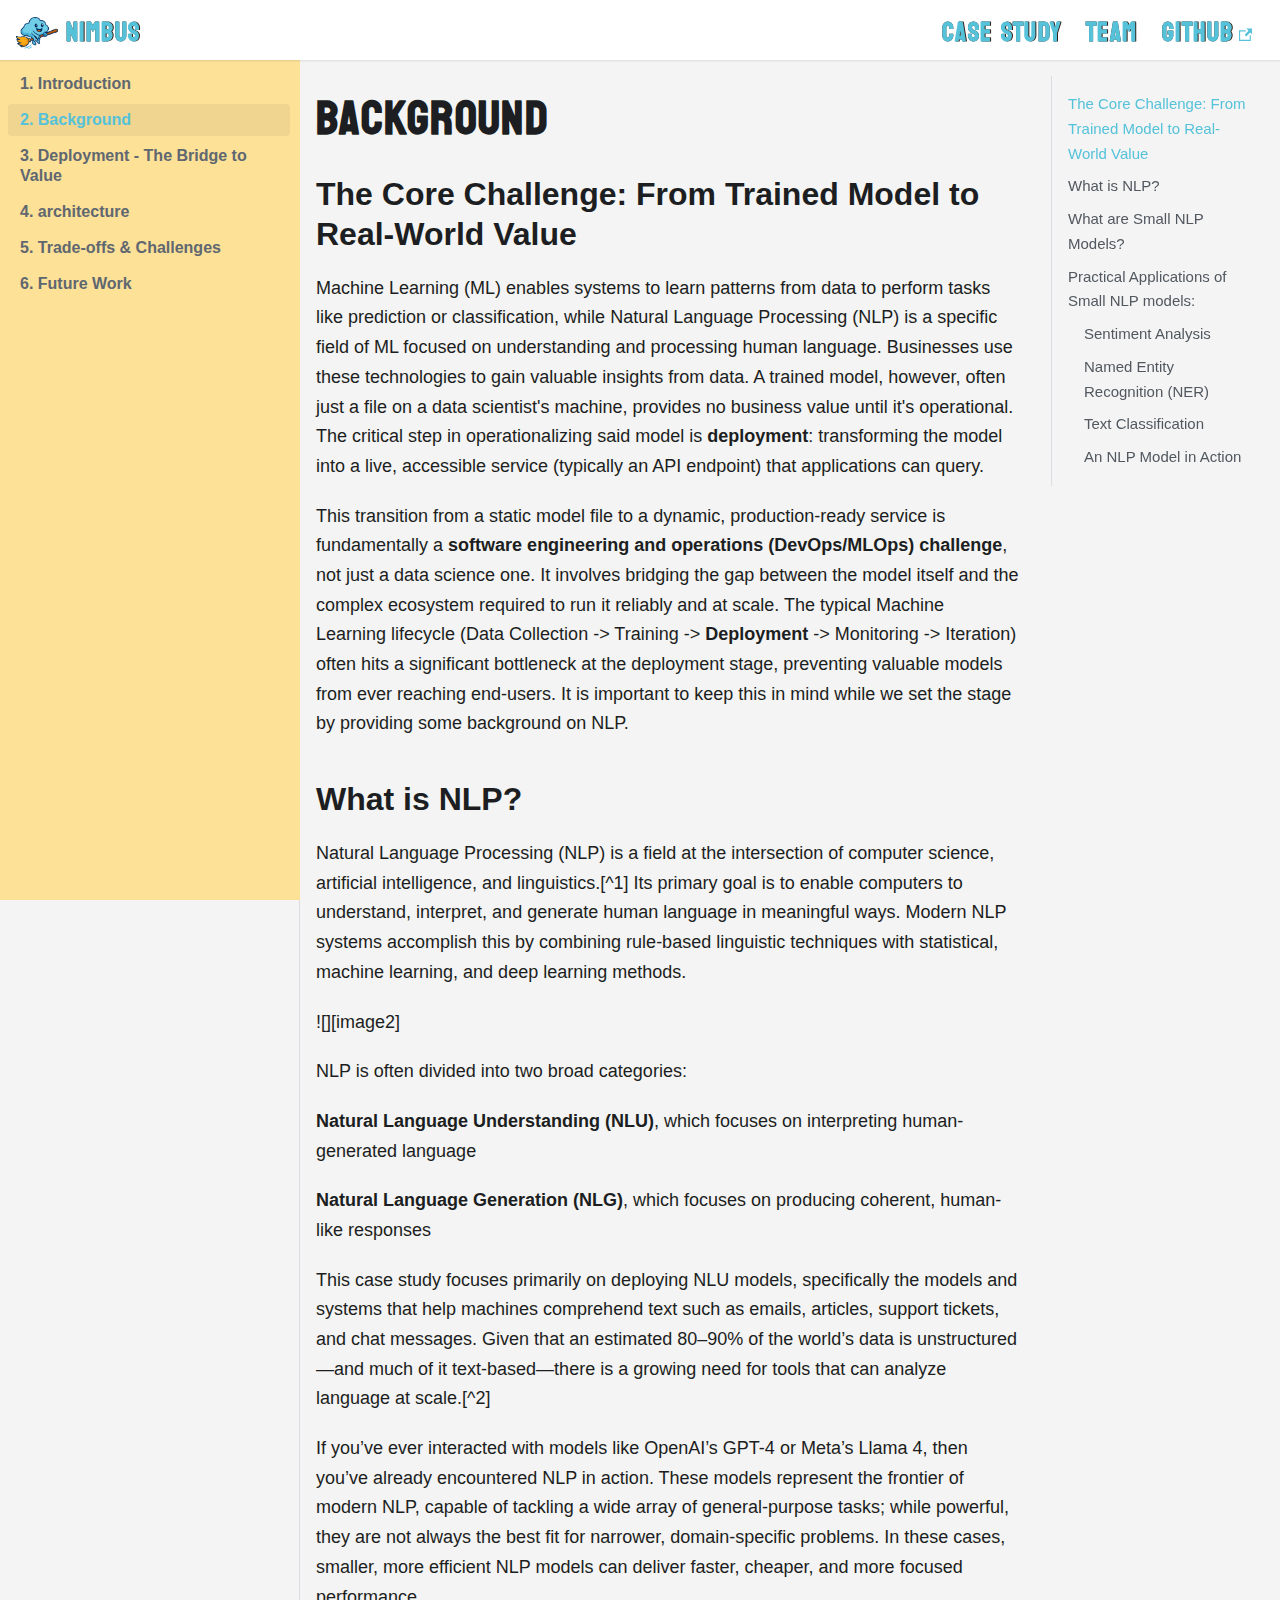
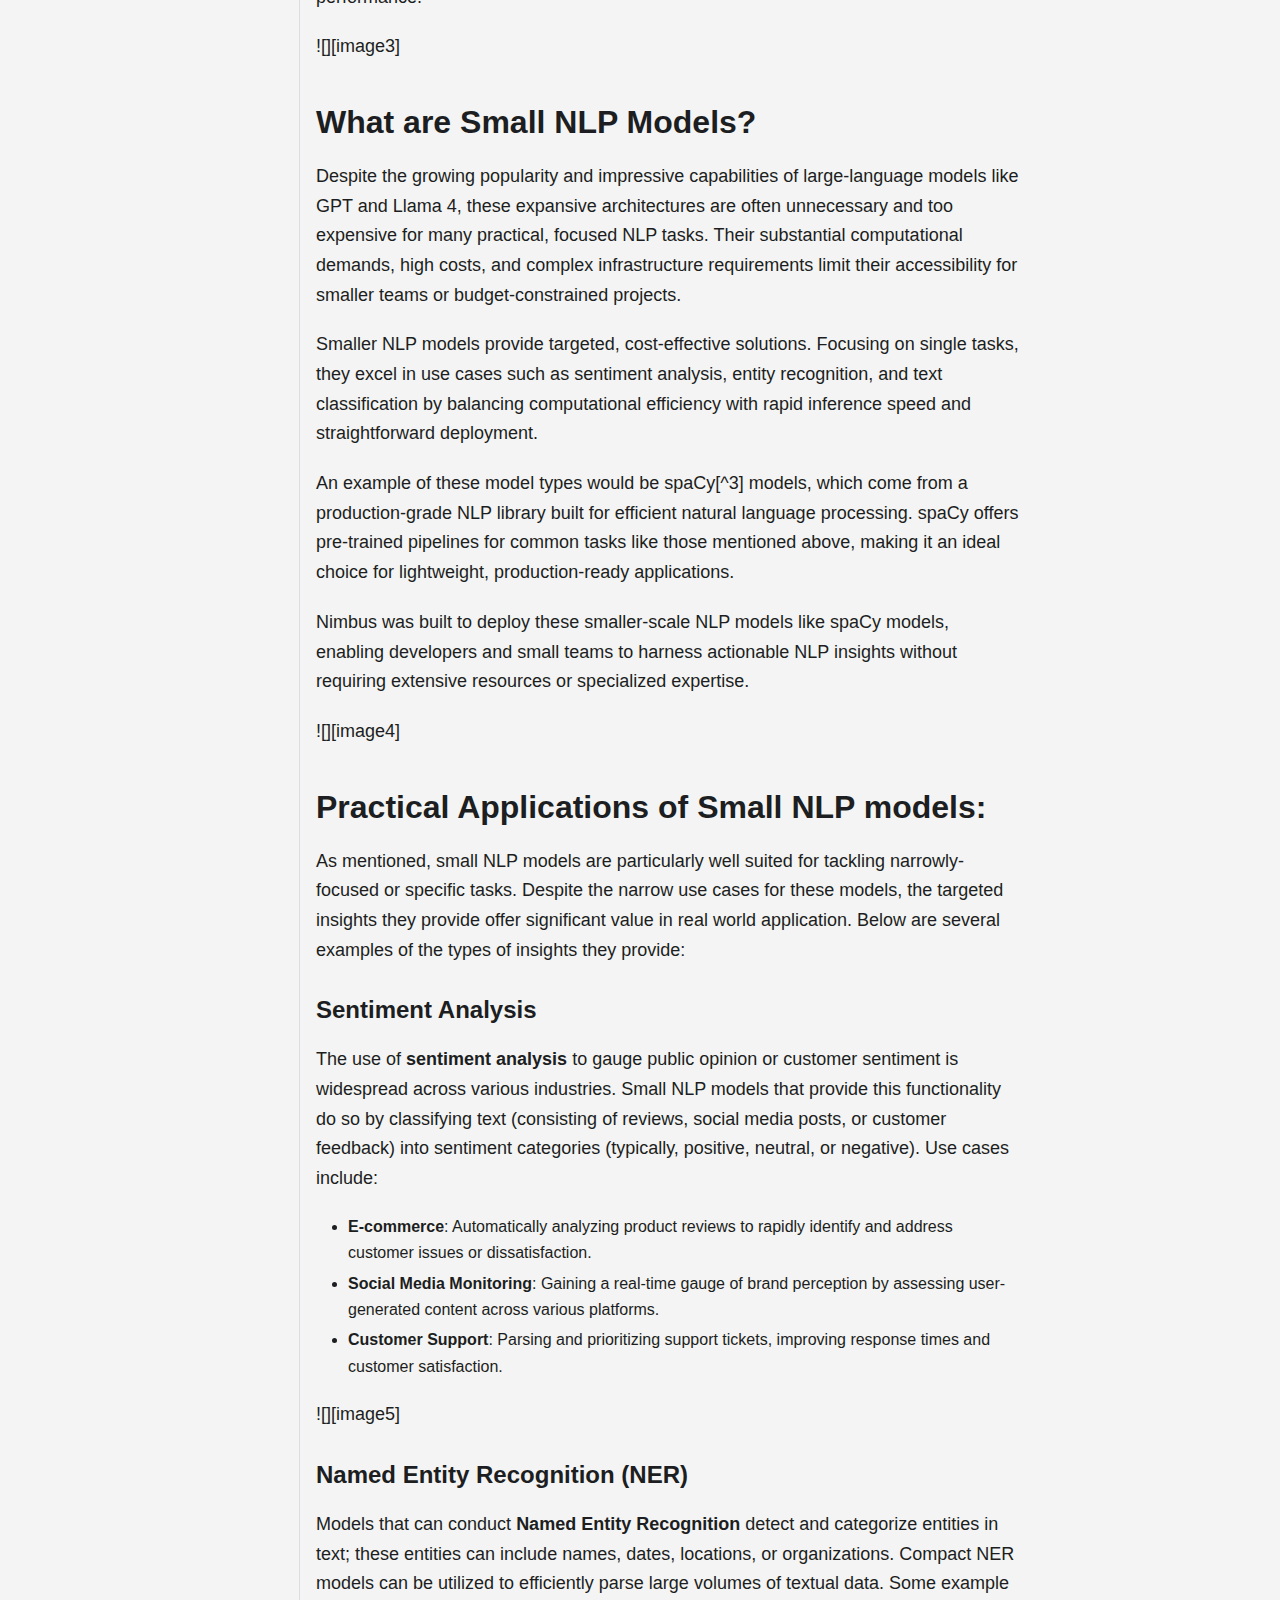
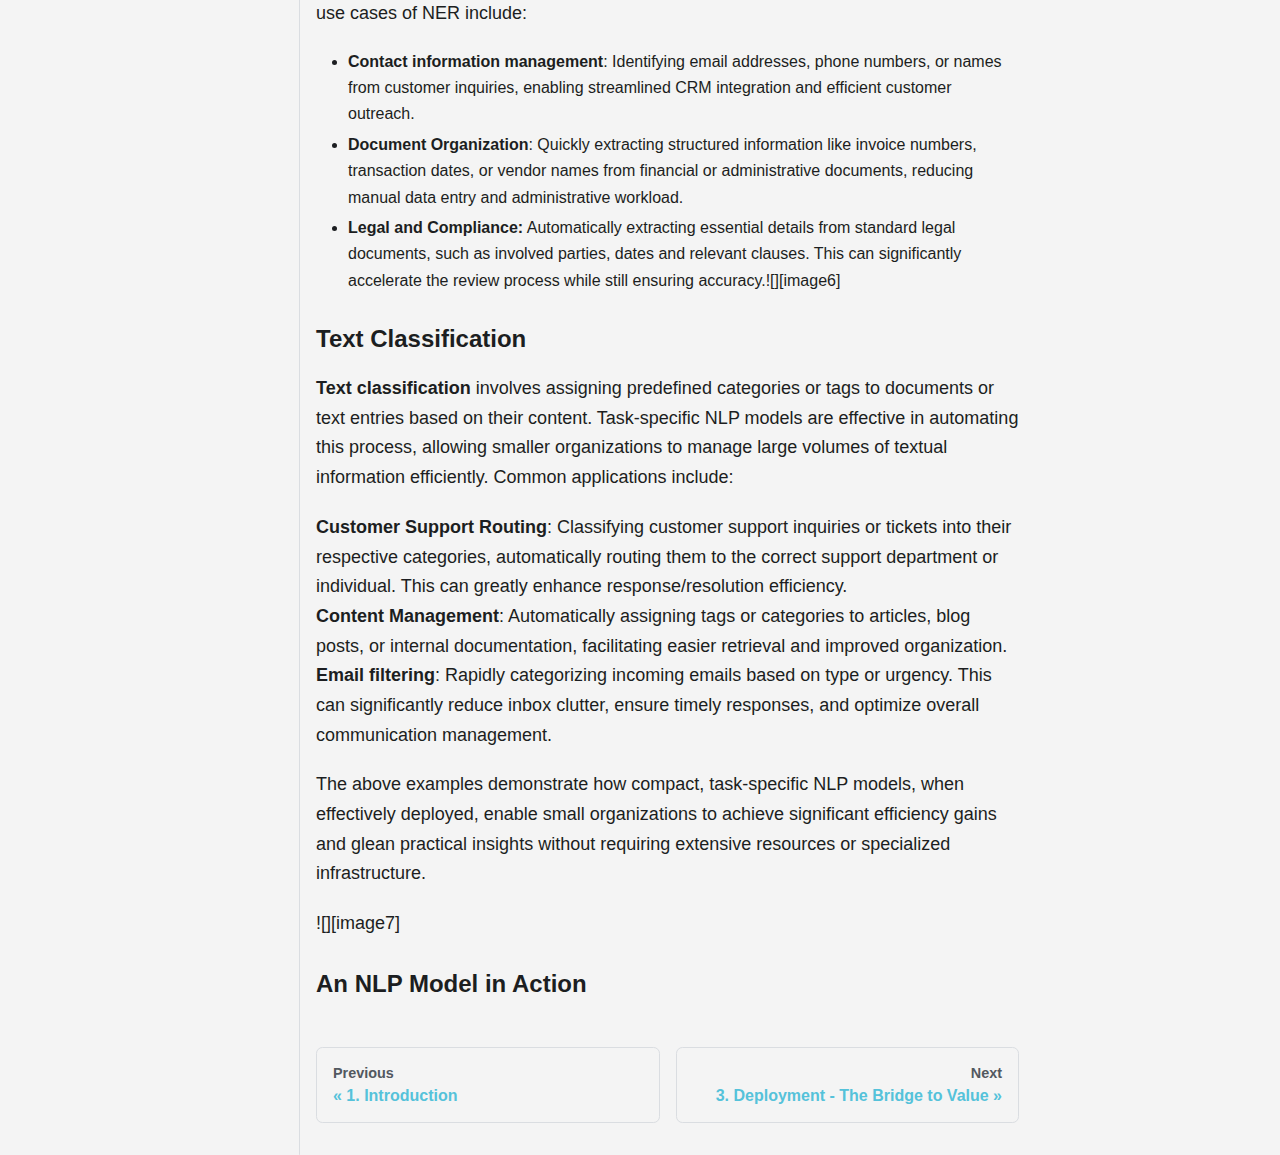
<file: docs/background/index.html>
<!doctype html>
<html lang="en" dir="ltr" class="docs-wrapper plugin-docs plugin-id-default docs-version-current docs-doc-page docs-doc-id-background" data-has-hydrated="false">
<head>
<meta charset="UTF-8">
<meta name="generator" content="Docusaurus v3.6.3">
<title data-rh="true">Background | Nimbus</title><meta data-rh="true" name="viewport" content="width=device-width,initial-scale=1"><meta data-rh="true" name="twitter:card" content="summary_large_image"><meta data-rh="true" property="og:image" content="https://nimbusNLP.github.io/img/nimbusMain.png"><meta data-rh="true" name="twitter:image" content="https://nimbusNLP.github.io/img/nimbusMain.png"><meta data-rh="true" property="og:url" content="https://nimbusNLP.github.io/docs/background"><meta data-rh="true" property="og:locale" content="en"><meta data-rh="true" name="docusaurus_locale" content="en"><meta data-rh="true" name="docsearch:language" content="en"><meta data-rh="true" name="docusaurus_version" content="current"><meta data-rh="true" name="docusaurus_tag" content="docs-default-current"><meta data-rh="true" name="docsearch:version" content="current"><meta data-rh="true" name="docsearch:docusaurus_tag" content="docs-default-current"><meta data-rh="true" property="og:title" content="Background | Nimbus"><meta data-rh="true" name="description" content="The Core Challenge: From Trained Model to Real-World Value"><meta data-rh="true" property="og:description" content="The Core Challenge: From Trained Model to Real-World Value"><link data-rh="true" rel="icon" href="/img/nimbusMain.png"><link data-rh="true" rel="canonical" href="https://nimbusNLP.github.io/docs/background"><link data-rh="true" rel="alternate" href="https://nimbusNLP.github.io/docs/background" hreflang="en"><link data-rh="true" rel="alternate" href="https://nimbusNLP.github.io/docs/background" hreflang="x-default"><link rel="stylesheet" href="/assets/css/styles.054fdd1d.css">
<script src="/assets/js/runtime~main.698302b0.js" defer="defer"></script>
<script src="/assets/js/main.50fc280c.js" defer="defer"></script>
</head>
<body class="navigation-with-keyboard">
<script>!function(){function t(t){document.documentElement.setAttribute("data-theme",t)}var e=function(){try{return new URLSearchParams(window.location.search).get("docusaurus-theme")}catch(t){}}()||function(){try{return window.localStorage.getItem("theme")}catch(t){}}();t(null!==e?e:"light")}(),function(){try{const n=new URLSearchParams(window.location.search).entries();for(var[t,e]of n)if(t.startsWith("docusaurus-data-")){var a=t.replace("docusaurus-data-","data-");document.documentElement.setAttribute(a,e)}}catch(t){}}()</script><div id="__docusaurus"><div role="region" aria-label="Skip to main content"><a class="skipToContent_fXgn" href="#__docusaurus_skipToContent_fallback">Skip to main content</a></div><nav aria-label="Main" class="navbar navbar--fixed-top"><div class="navbar__inner"><div class="navbar__items"><button aria-label="Toggle navigation bar" aria-expanded="false" class="navbar__toggle clean-btn" type="button"><svg width="30" height="30" viewBox="0 0 30 30" aria-hidden="true"><path stroke="currentColor" stroke-linecap="round" stroke-miterlimit="10" stroke-width="2" d="M4 7h22M4 15h22M4 23h22"></path></svg></button><a class="navbar__brand" href="/"><div class="navbar__logo"><img src="/img/nimbusMain.png" alt="Nimbus Logo" class="themedComponent_mlkZ themedComponent--light_NVdE"><img src="/img/nimbusMain.png" alt="Nimbus Logo" class="themedComponent_mlkZ themedComponent--dark_xIcU"></div><b class="navbar__title text--truncate">Nimbus</b></a></div><div class="navbar__items navbar__items--right"><a class="navbar__item navbar__link" href="/docs/introduction">CASE STUDY</a><a class="navbar__item navbar__link" href="/#team">TEAM</a><a href="https://github.com/nimbusNLP" target="_blank" rel="noopener noreferrer" class="navbar__item navbar__link">GITHUB<svg width="13.5" height="13.5" aria-hidden="true" viewBox="0 0 24 24" class="iconExternalLink_nPIU"><path fill="currentColor" d="M21 13v10h-21v-19h12v2h-10v15h17v-8h2zm3-12h-10.988l4.035 4-6.977 7.07 2.828 2.828 6.977-7.07 4.125 4.172v-11z"></path></svg></a><div class="navbarSearchContainer_Bca1"></div></div></div><div role="presentation" class="navbar-sidebar__backdrop"></div></nav><div id="__docusaurus_skipToContent_fallback" class="main-wrapper mainWrapper_z2l0"><div class="docsWrapper_hBAB"><button aria-label="Scroll back to top" class="clean-btn theme-back-to-top-button backToTopButton_sjWU" type="button"></button><div class="docRoot_UBD9"><aside class="theme-doc-sidebar-container docSidebarContainer_YfHR"><div class="sidebarViewport_aRkj"><div class="sidebar_njMd"><nav aria-label="Docs sidebar" class="menu thin-scrollbar menu_SIkG"><ul class="theme-doc-sidebar-menu menu__list"><li class="theme-doc-sidebar-item-link theme-doc-sidebar-item-link-level-1 menu__list-item"><a class="menu__link" href="/docs/introduction">1. Introduction</a></li><li class="theme-doc-sidebar-item-link theme-doc-sidebar-item-link-level-1 menu__list-item"><a class="menu__link menu__link--active" aria-current="page" href="/docs/background">2. Background</a></li><li class="theme-doc-sidebar-item-link theme-doc-sidebar-item-link-level-1 menu__list-item"><a class="menu__link" href="/docs/deployment">3. Deployment - The Bridge to Value</a></li><li class="theme-doc-sidebar-item-link theme-doc-sidebar-item-link-level-1 menu__list-item"><a class="menu__link" href="/docs/architecture">4. architecture</a></li><li class="theme-doc-sidebar-item-link theme-doc-sidebar-item-link-level-1 menu__list-item"><a class="menu__link" href="/docs/tradeoffs">5. Trade-offs &amp; Challenges</a></li><li class="theme-doc-sidebar-item-link theme-doc-sidebar-item-link-level-1 menu__list-item"><a class="menu__link" href="/docs/futureWorkd">6. Future Work</a></li></ul></nav></div></div></aside><main class="docMainContainer_TBSr"><div class="container padding-top--md padding-bottom--lg"><div class="row"><div class="col docItemCol_VOVn"><div class="docItemContainer_Djhp"><article><nav class="theme-doc-breadcrumbs breadcrumbsContainer_Z_bl" aria-label="Breadcrumbs"><ul class="breadcrumbs" itemscope="" itemtype="https://schema.org/BreadcrumbList"><li class="breadcrumbs__item"><a aria-label="Home page" class="breadcrumbs__link" href="/"><svg viewBox="0 0 24 24" class="breadcrumbHomeIcon_YNFT"><path d="M10 19v-5h4v5c0 .55.45 1 1 1h3c.55 0 1-.45 1-1v-7h1.7c.46 0 .68-.57.33-.87L12.67 3.6c-.38-.34-.96-.34-1.34 0l-8.36 7.53c-.34.3-.13.87.33.87H5v7c0 .55.45 1 1 1h3c.55 0 1-.45 1-1z" fill="currentColor"></path></svg></a></li><li itemscope="" itemprop="itemListElement" itemtype="https://schema.org/ListItem" class="breadcrumbs__item breadcrumbs__item--active"><span class="breadcrumbs__link" itemprop="name">2. Background</span><meta itemprop="position" content="1"></li></ul></nav><div class="tocCollapsible_ETCw theme-doc-toc-mobile tocMobile_ITEo"><button type="button" class="clean-btn tocCollapsibleButton_TO0P">On this page</button></div><div class="theme-doc-markdown markdown"><header><h1>Background</h1></header>
<h2 class="anchor anchorWithStickyNavbar_LWe7" id="the-core-challenge-from-trained-model-to-real-world-value">The Core Challenge: From Trained Model to Real-World Value<a href="#the-core-challenge-from-trained-model-to-real-world-value" class="hash-link" aria-label="Direct link to The Core Challenge: From Trained Model to Real-World Value" title="Direct link to The Core Challenge: From Trained Model to Real-World Value">​</a></h2>
<p>Machine Learning (ML) enables systems to learn patterns from data to perform tasks like prediction or classification, while Natural Language Processing (NLP) is a specific field of ML focused on understanding and processing human language. Businesses use these technologies to gain valuable insights from data. A trained model, however, often just a file on a data scientist&#x27;s machine, provides no business value until it&#x27;s operational. The critical step in operationalizing said model is <strong>deployment</strong>: transforming the model into a live, accessible service (typically an API endpoint) that applications can query.</p>
<p>This transition from a static model file to a dynamic, production-ready service is fundamentally a <strong>software engineering and operations (DevOps/MLOps) challenge</strong>, not just a data science one. It involves bridging the gap between the model itself and the complex ecosystem required to run it reliably and at scale. The typical Machine Learning lifecycle (Data Collection -&gt; Training -&gt; <strong>Deployment</strong> -&gt; Monitoring -&gt; Iteration) often hits a significant bottleneck at the deployment stage, preventing valuable models from ever reaching end-users. It is important to keep this in mind while we set the stage by providing some background on NLP.</p>
<h2 class="anchor anchorWithStickyNavbar_LWe7" id="what-is-nlp">What is NLP?<a href="#what-is-nlp" class="hash-link" aria-label="Direct link to What is NLP?" title="Direct link to What is NLP?">​</a></h2>
<p>Natural Language Processing (NLP) is a field at the intersection of computer science, artificial intelligence, and linguistics.[^1] Its primary goal is to enable computers to understand, interpret, and generate human language in meaningful ways. Modern NLP systems accomplish this by combining rule-based linguistic techniques with statistical, machine learning, and deep learning methods.</p>
<p>![][image2]</p>
<p>NLP is often divided into two broad categories:</p>
<p><strong>Natural Language Understanding (NLU)</strong>, which focuses on interpreting human-generated language</p>
<p><strong>Natural Language Generation (NLG)</strong>, which focuses on producing coherent, human-like responses</p>
<p>This case study focuses primarily on deploying NLU models, specifically the models and systems that help machines comprehend text such as emails, articles, support tickets, and chat messages. Given that an estimated 80–90% of the world’s data is unstructured—and much of it text-based—there is a growing need for tools that can analyze language at scale.[^2]</p>
<p>If you’ve ever interacted with models like OpenAI’s GPT-4 or Meta’s Llama 4, then you’ve already encountered NLP in action. These models represent the frontier of modern NLP, capable of tackling a wide array of general-purpose tasks; while powerful, they are not always the best fit for narrower, domain-specific problems. In these cases, smaller, more efficient NLP models can deliver faster, cheaper, and more focused performance.</p>
<p>![][image3]</p>
<h2 class="anchor anchorWithStickyNavbar_LWe7" id="what-are-small-nlp-models">What are Small NLP Models?<a href="#what-are-small-nlp-models" class="hash-link" aria-label="Direct link to What are Small NLP Models?" title="Direct link to What are Small NLP Models?">​</a></h2>
<p>Despite the growing popularity and impressive capabilities of large-language models like GPT and Llama 4, these expansive architectures are often unnecessary and too expensive for many practical, focused NLP tasks. Their substantial computational demands, high costs, and complex infrastructure requirements limit their accessibility for smaller teams or budget-constrained projects.</p>
<p>Smaller NLP models provide targeted, cost-effective solutions. Focusing on single tasks, they excel in use cases such as sentiment analysis, entity recognition, and text classification by balancing computational efficiency with rapid inference speed and straightforward deployment.</p>
<p>An example of these model types would be spaCy[^3] models, which come from a production-grade NLP library built for efficient natural language processing. spaCy offers pre-trained pipelines for common tasks like those mentioned above, making it an ideal choice for lightweight, production-ready applications.</p>
<p>Nimbus was built to deploy these smaller-scale NLP models like spaCy models, enabling developers and small teams to harness actionable NLP insights without requiring extensive resources or specialized expertise.</p>
<p>![][image4]</p>
<h2 class="anchor anchorWithStickyNavbar_LWe7" id="practical-applications-of-small-nlp-models">Practical Applications of Small NLP models:<a href="#practical-applications-of-small-nlp-models" class="hash-link" aria-label="Direct link to Practical Applications of Small NLP models:" title="Direct link to Practical Applications of Small NLP models:">​</a></h2>
<p>As mentioned, small NLP models are particularly well suited for tackling narrowly-focused or specific tasks. Despite the narrow use cases for these models, the targeted insights they provide offer significant value in real world application. Below are several examples of the types of insights they provide:</p>
<h3 class="anchor anchorWithStickyNavbar_LWe7" id="sentiment-analysis">Sentiment Analysis<a href="#sentiment-analysis" class="hash-link" aria-label="Direct link to Sentiment Analysis" title="Direct link to Sentiment Analysis">​</a></h3>
<p>The use of <strong>sentiment analysis</strong> to gauge public opinion or customer sentiment is widespread across various industries. Small NLP models that provide this functionality do so by classifying text (consisting of reviews, social media posts, or customer feedback) into sentiment categories (typically, positive, neutral, or negative). Use cases include:</p>
<ul>
<li><strong>E-commerce</strong>: Automatically analyzing product reviews to rapidly identify and address customer issues or dissatisfaction.</li>
<li><strong>Social Media Monitoring</strong>: Gaining a real-time gauge of brand perception by assessing user-generated content across various platforms.</li>
<li><strong>Customer Support</strong>: Parsing and prioritizing support tickets, improving response times and customer satisfaction.</li>
</ul>
<p>![][image5]</p>
<h3 class="anchor anchorWithStickyNavbar_LWe7" id="named-entity-recognition-ner">Named Entity Recognition (NER)<a href="#named-entity-recognition-ner" class="hash-link" aria-label="Direct link to Named Entity Recognition (NER)" title="Direct link to Named Entity Recognition (NER)">​</a></h3>
<p>Models that can conduct <strong>Named Entity Recognition</strong> detect and categorize entities in text; these entities can include names, dates, locations, or organizations. Compact NER models can be utilized to efficiently parse large volumes of textual data. Some example use cases of NER include:</p>
<ul>
<li><strong>Contact information management</strong>: Identifying email addresses, phone numbers, or names from customer inquiries, enabling streamlined CRM integration and efficient customer outreach.</li>
<li><strong>Document Organization</strong>: Quickly extracting structured information like invoice numbers, transaction dates, or vendor names from financial or administrative documents, reducing manual data entry and administrative workload.</li>
<li><strong>Legal and Compliance:</strong> Automatically extracting essential details from standard legal documents, such as involved parties, dates and relevant clauses. This can significantly accelerate the review process while still ensuring accuracy.![][image6]</li>
</ul>
<h3 class="anchor anchorWithStickyNavbar_LWe7" id="text-classification">Text Classification<a href="#text-classification" class="hash-link" aria-label="Direct link to Text Classification" title="Direct link to Text Classification">​</a></h3>
<p><strong>Text classification</strong> involves assigning predefined categories or tags to documents or text entries based on their content. Task-specific NLP models are effective in automating this process, allowing smaller organizations to manage large volumes of textual information efficiently. Common applications include:</p>
<p><strong>Customer Support Routing</strong>: Classifying customer support inquiries or tickets into their respective categories, automatically routing them to the correct support department or individual. This can greatly enhance response/resolution efficiency.<br>
<strong>Content Management</strong>: Automatically assigning tags or categories to articles, blog posts, or internal documentation, facilitating easier retrieval and improved organization.<br>
<strong>Email filtering</strong>: Rapidly categorizing incoming emails based on type or urgency. This can significantly reduce inbox clutter, ensure timely responses, and optimize overall communication management.</p>
<p>The above examples demonstrate how compact, task-specific NLP models, when effectively deployed, enable small organizations to achieve significant efficiency gains and glean practical insights without requiring extensive resources or specialized infrastructure.</p>
<p>![][image7]</p>
<h3 class="anchor anchorWithStickyNavbar_LWe7" id="an-nlp-model-in-action">An NLP Model in Action<a href="#an-nlp-model-in-action" class="hash-link" aria-label="Direct link to An NLP Model in Action" title="Direct link to An NLP Model in Action">​</a></h3></div></article><nav class="pagination-nav docusaurus-mt-lg" aria-label="Docs pages"><a class="pagination-nav__link pagination-nav__link--prev" href="/docs/introduction"><div class="pagination-nav__sublabel">Previous</div><div class="pagination-nav__label">1. Introduction</div></a><a class="pagination-nav__link pagination-nav__link--next" href="/docs/deployment"><div class="pagination-nav__sublabel">Next</div><div class="pagination-nav__label">3. Deployment - The Bridge to Value</div></a></nav></div></div><div class="col col--3"><div class="tableOfContents_bqdL thin-scrollbar theme-doc-toc-desktop"><ul class="table-of-contents table-of-contents__left-border"><li><a href="#the-core-challenge-from-trained-model-to-real-world-value" class="table-of-contents__link toc-highlight">The Core Challenge: From Trained Model to Real-World Value</a></li><li><a href="#what-is-nlp" class="table-of-contents__link toc-highlight">What is NLP?</a></li><li><a href="#what-are-small-nlp-models" class="table-of-contents__link toc-highlight">What are Small NLP Models?</a></li><li><a href="#practical-applications-of-small-nlp-models" class="table-of-contents__link toc-highlight">Practical Applications of Small NLP models:</a><ul><li><a href="#sentiment-analysis" class="table-of-contents__link toc-highlight">Sentiment Analysis</a></li><li><a href="#named-entity-recognition-ner" class="table-of-contents__link toc-highlight">Named Entity Recognition (NER)</a></li><li><a href="#text-classification" class="table-of-contents__link toc-highlight">Text Classification</a></li><li><a href="#an-nlp-model-in-action" class="table-of-contents__link toc-highlight">An NLP Model in Action</a></li></ul></li></ul></div></div></div></div></main></div></div></div></div>
</body>
</html>
</file>
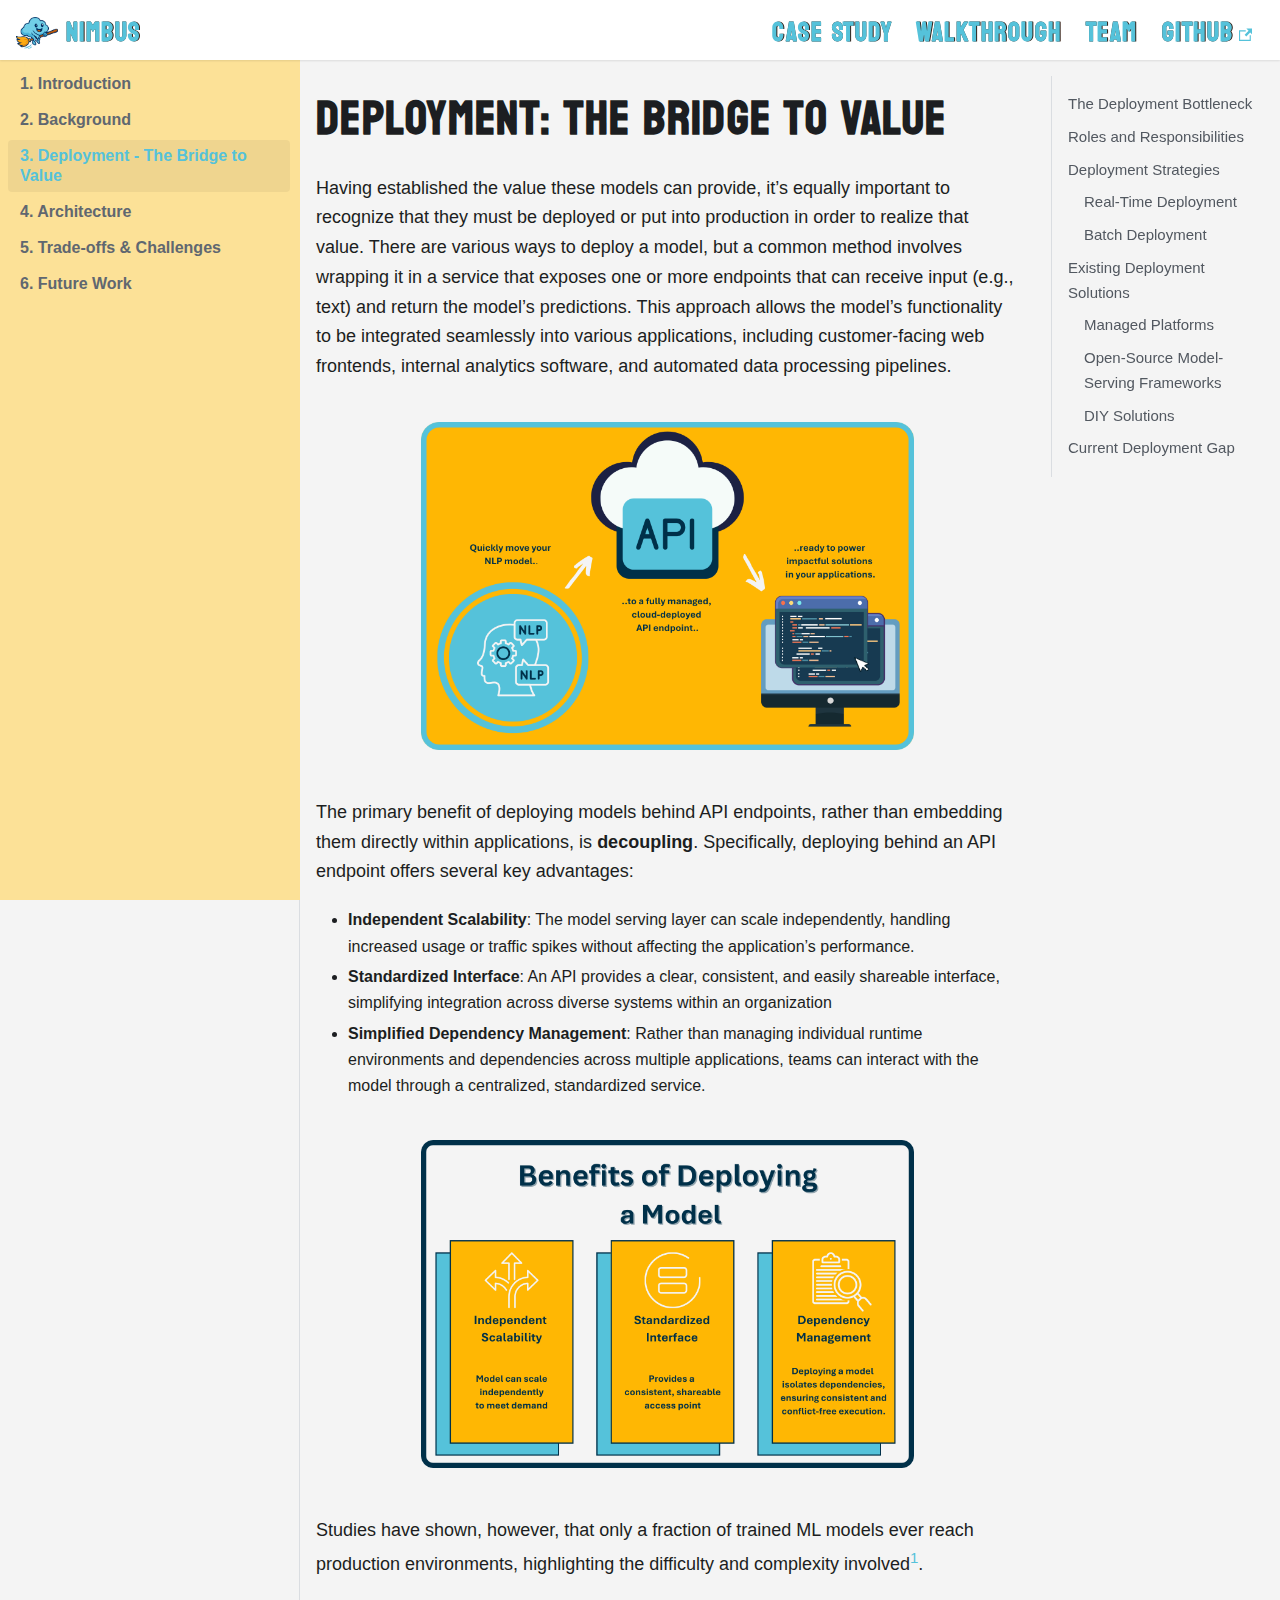
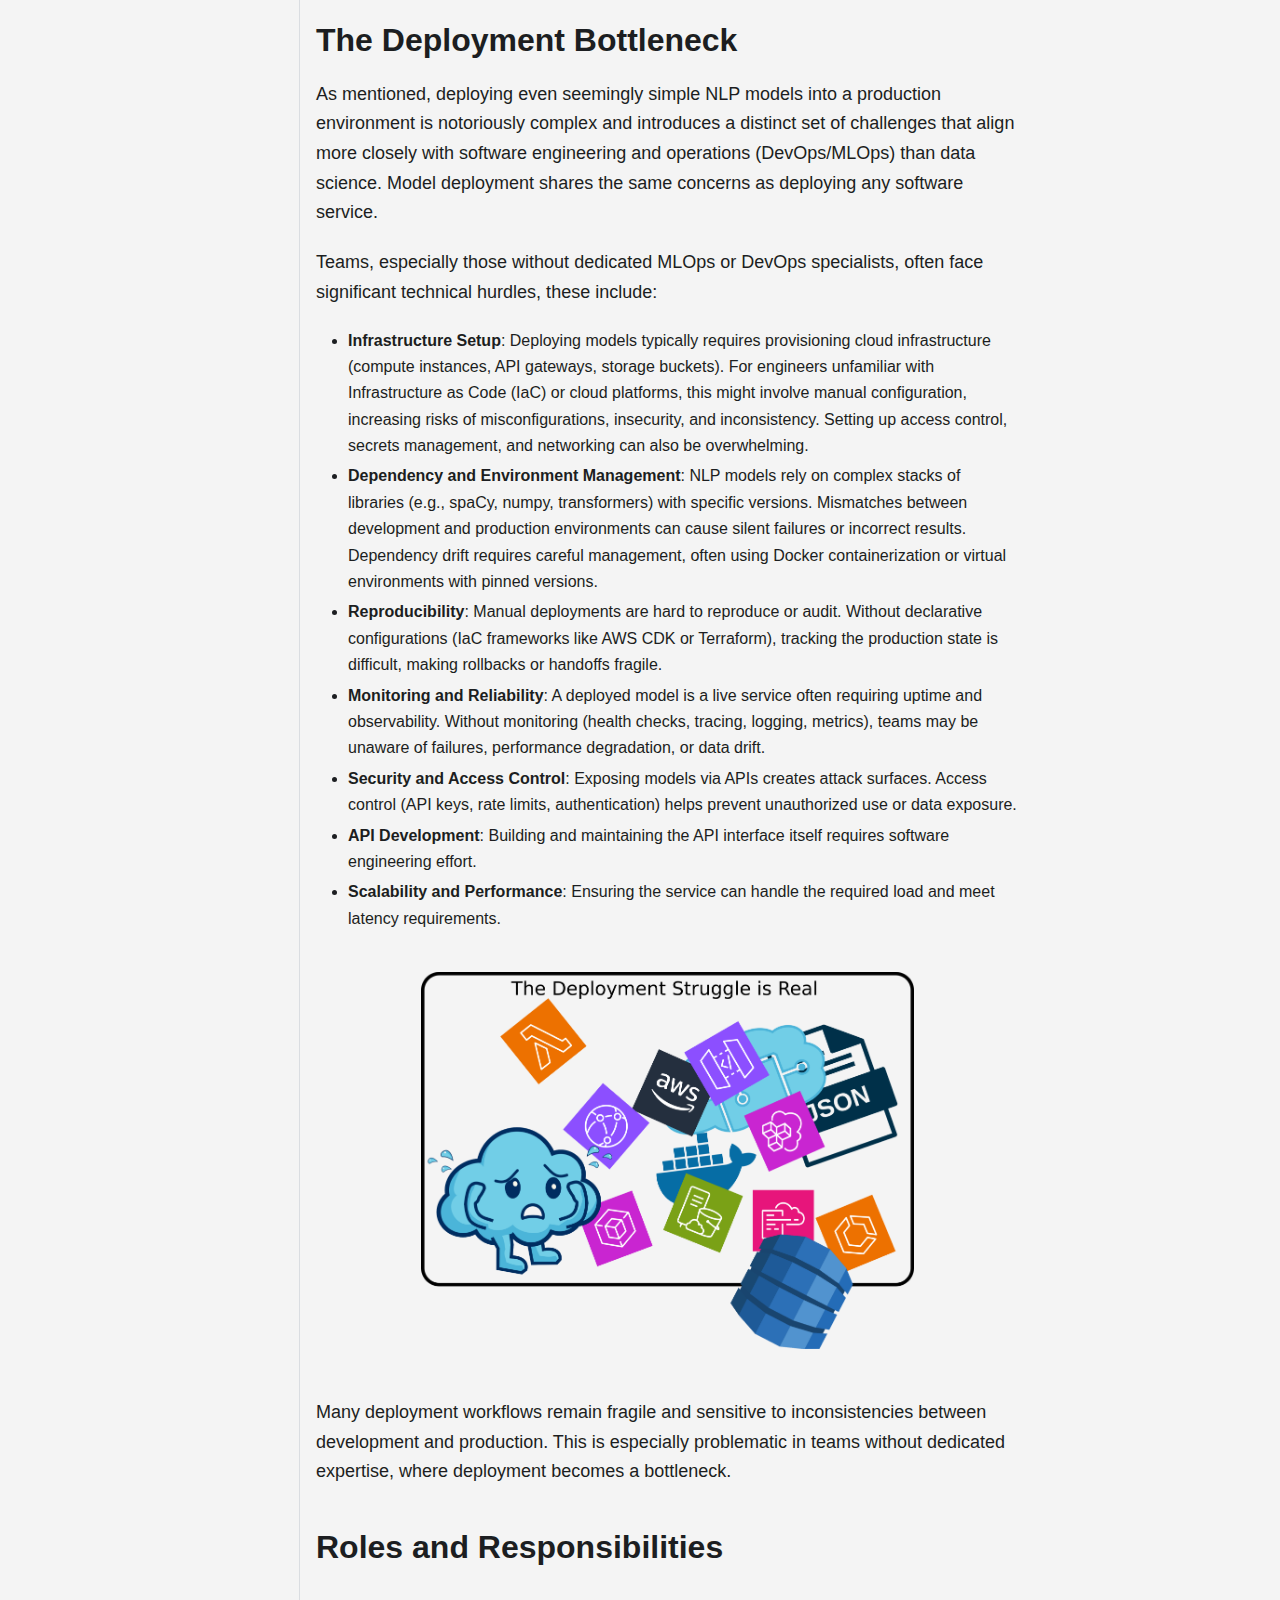
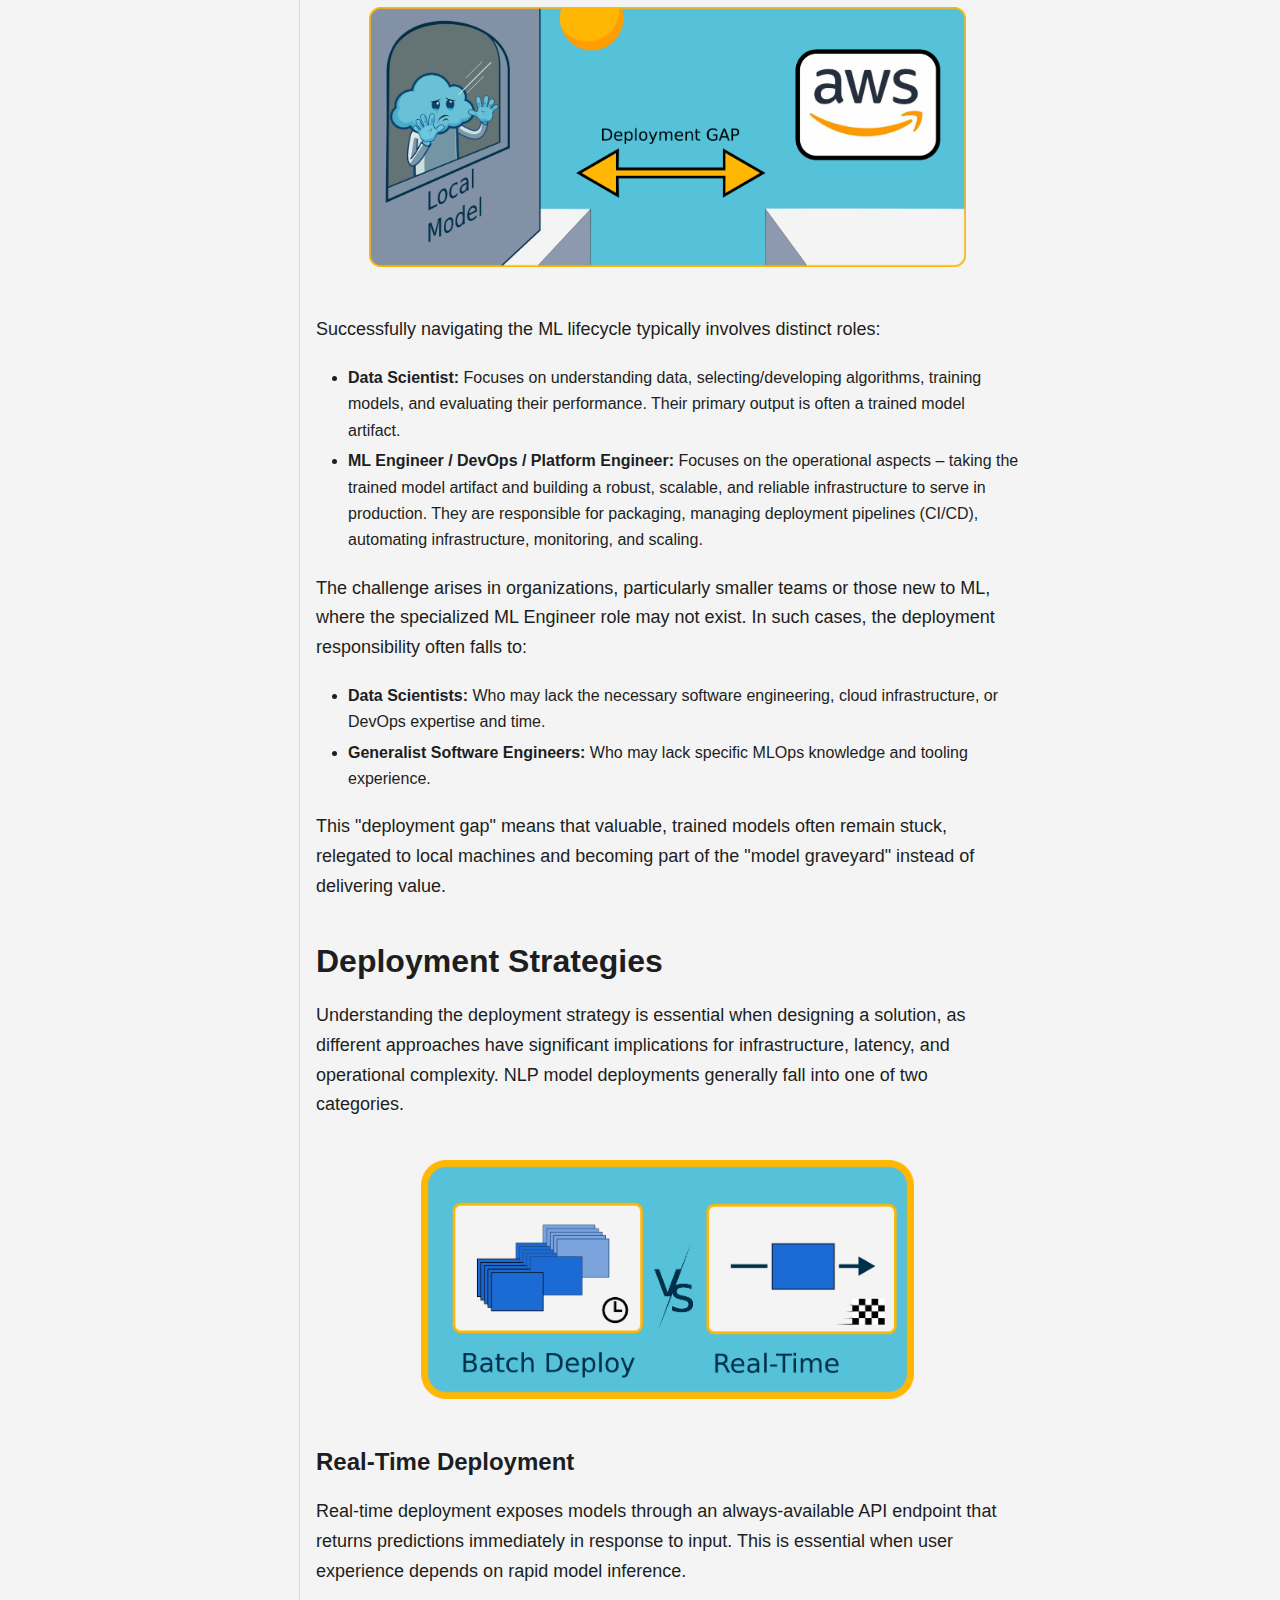
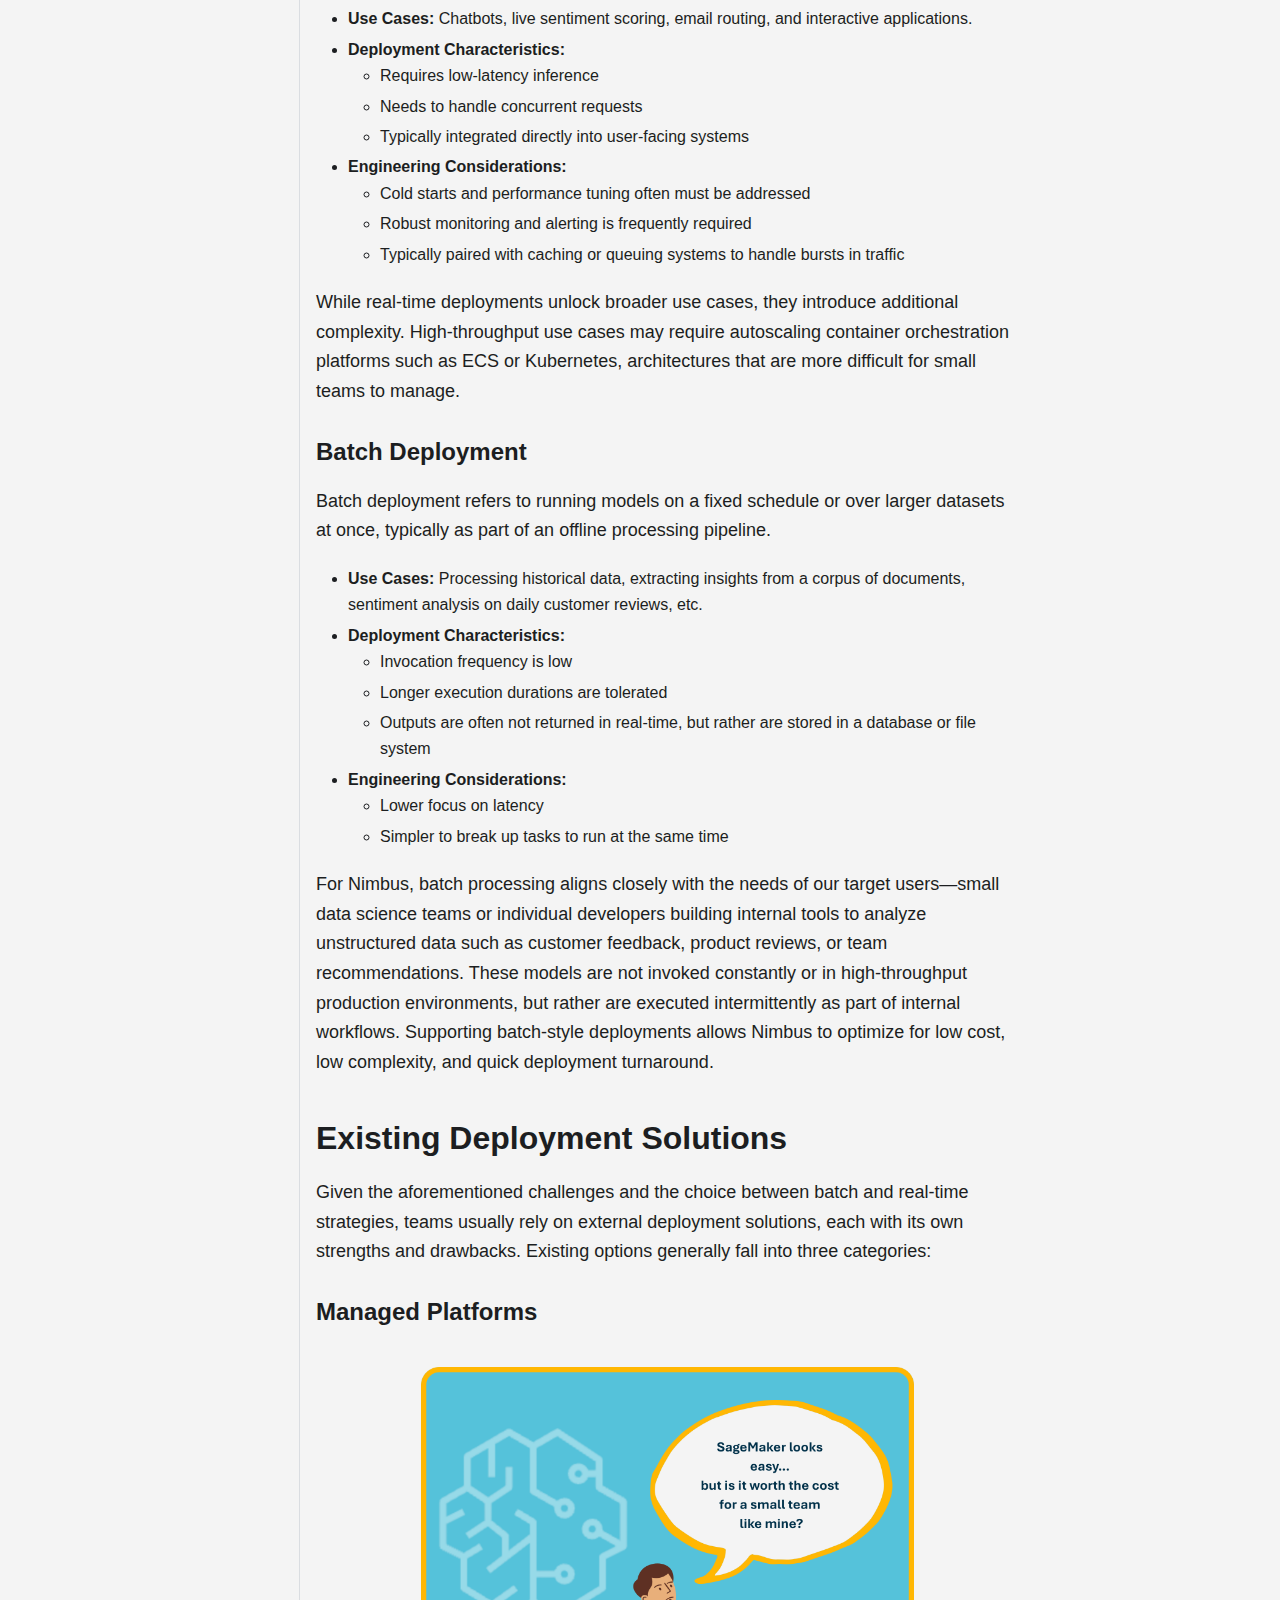
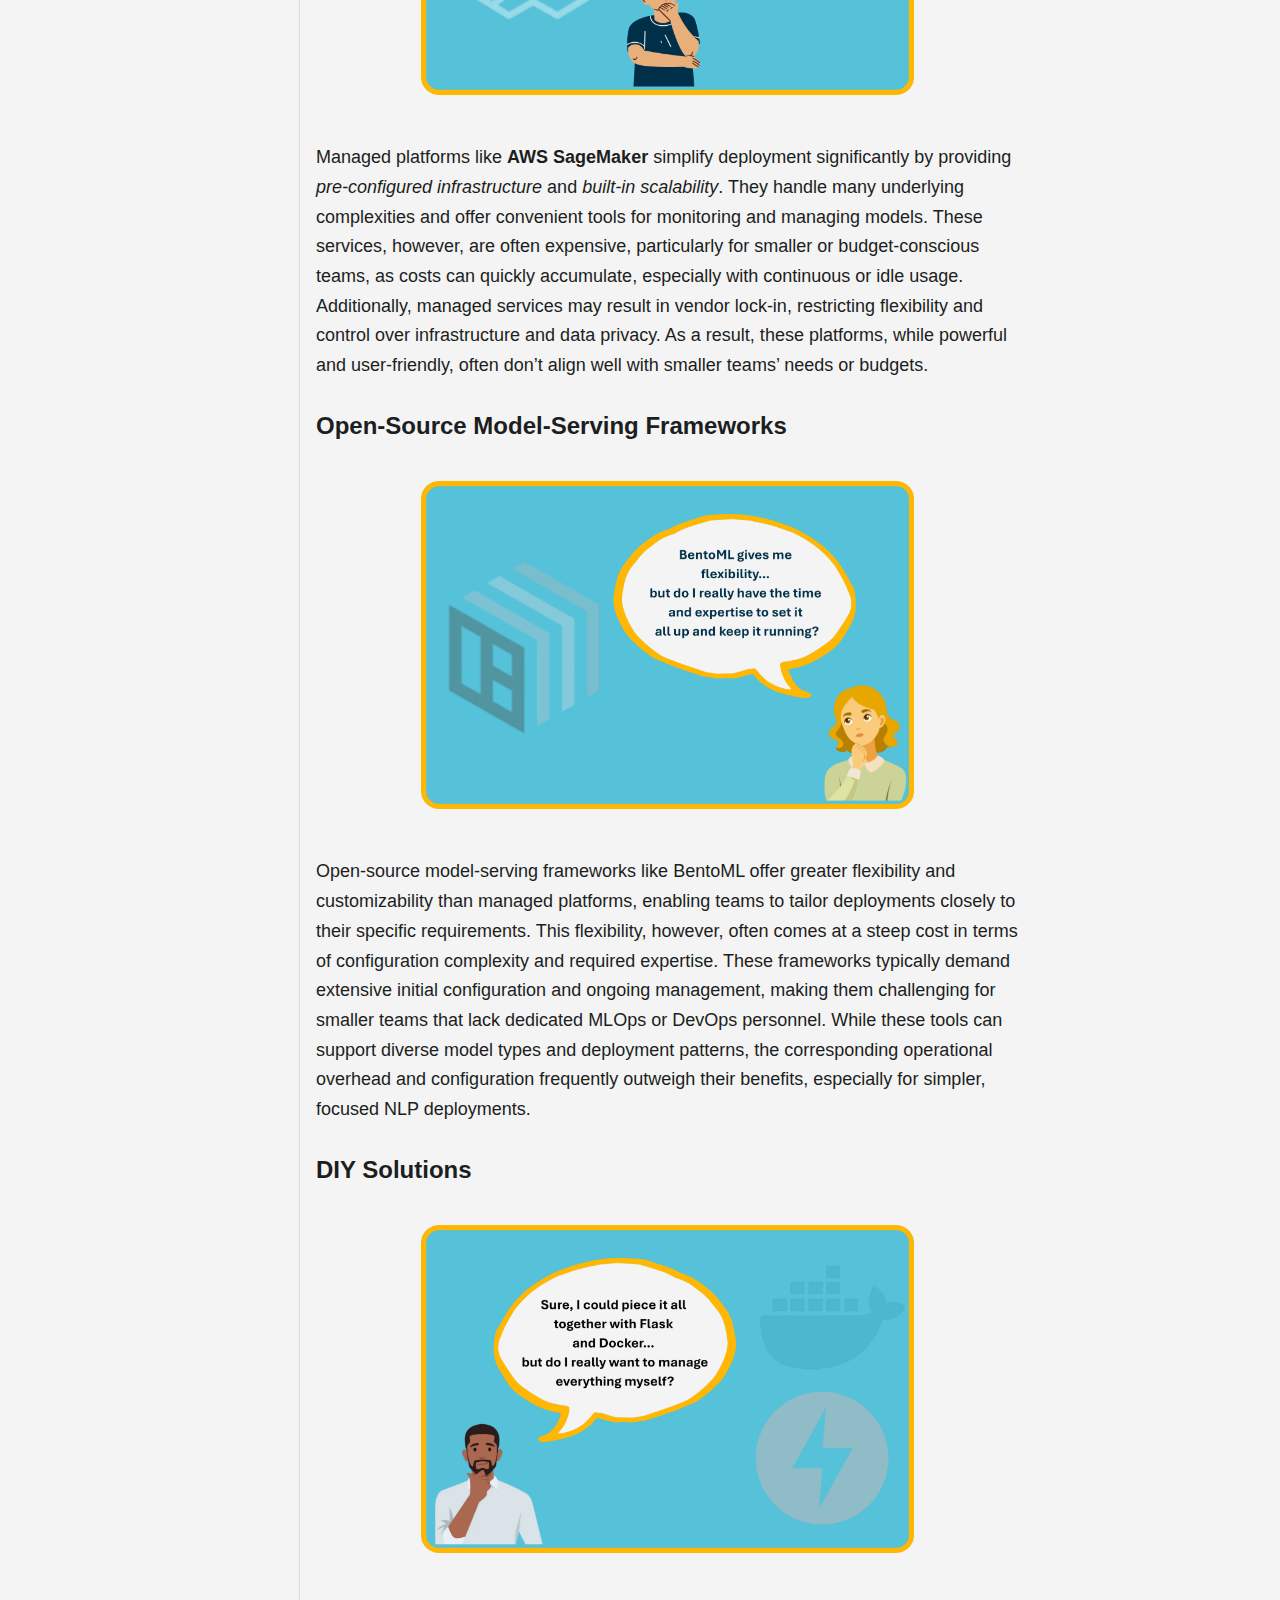
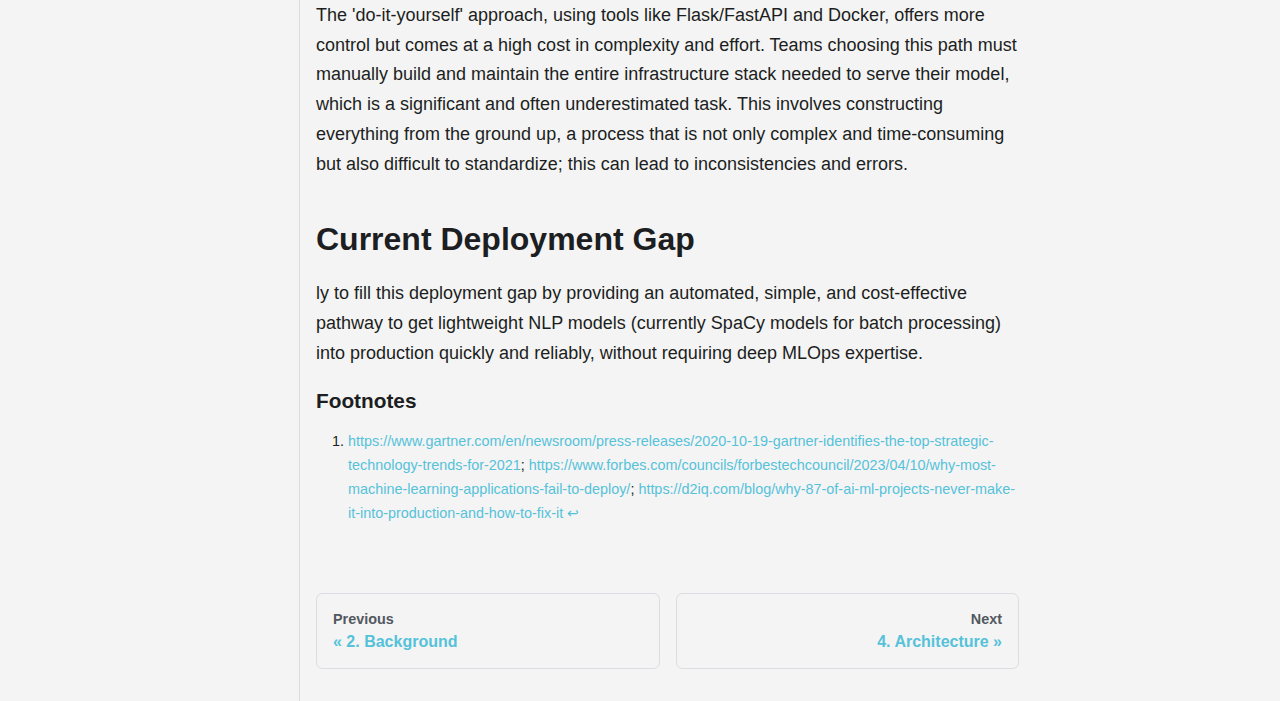
<file: docs/deployment/index.html>
<!doctype html>
<html lang="en" dir="ltr" class="docs-wrapper plugin-docs plugin-id-default docs-version-current docs-doc-page docs-doc-id-deployment" data-has-hydrated="false">
<head>
<meta charset="UTF-8">
<meta name="generator" content="Docusaurus v3.6.3">
<title data-rh="true">Deployment: The Bridge to Value | Nimbus</title><meta data-rh="true" name="viewport" content="width=device-width,initial-scale=1"><meta data-rh="true" name="twitter:card" content="summary_large_image"><meta data-rh="true" property="og:image" content="https://nimbusNLP.github.io/img/nimbusMain.png"><meta data-rh="true" name="twitter:image" content="https://nimbusNLP.github.io/img/nimbusMain.png"><meta data-rh="true" property="og:url" content="https://nimbusNLP.github.io/docs/deployment"><meta data-rh="true" property="og:locale" content="en"><meta data-rh="true" name="docusaurus_locale" content="en"><meta data-rh="true" name="docsearch:language" content="en"><meta data-rh="true" name="docusaurus_version" content="current"><meta data-rh="true" name="docusaurus_tag" content="docs-default-current"><meta data-rh="true" name="docsearch:version" content="current"><meta data-rh="true" name="docsearch:docusaurus_tag" content="docs-default-current"><meta data-rh="true" property="og:title" content="Deployment: The Bridge to Value | Nimbus"><meta data-rh="true" name="description" content="Having established the value these models can provide, it’s equally important to recognize that they must be deployed or put into production in order to realize that value. There are various ways to deploy a model, but a common method involves wrapping it in a service that exposes one or more endpoints that can receive input (e.g., text) and return the model’s predictions. This approach allows the model’s functionality to be integrated seamlessly into various applications, including customer-facing web frontends, internal analytics software, and automated data processing pipelines."><meta data-rh="true" property="og:description" content="Having established the value these models can provide, it’s equally important to recognize that they must be deployed or put into production in order to realize that value. There are various ways to deploy a model, but a common method involves wrapping it in a service that exposes one or more endpoints that can receive input (e.g., text) and return the model’s predictions. This approach allows the model’s functionality to be integrated seamlessly into various applications, including customer-facing web frontends, internal analytics software, and automated data processing pipelines."><link data-rh="true" rel="icon" href="/img/nimbusMain.png"><link data-rh="true" rel="canonical" href="https://nimbusNLP.github.io/docs/deployment"><link data-rh="true" rel="alternate" href="https://nimbusNLP.github.io/docs/deployment" hreflang="en"><link data-rh="true" rel="alternate" href="https://nimbusNLP.github.io/docs/deployment" hreflang="x-default"><link rel="stylesheet" href="/assets/css/styles.3cbbadd9.css">
<script src="/assets/js/runtime~main.14fe1a7e.js" defer="defer"></script>
<script src="/assets/js/main.0045d0fd.js" defer="defer"></script>
</head>
<body class="navigation-with-keyboard">
<script>!function(){function t(t){document.documentElement.setAttribute("data-theme",t)}var e=function(){try{return new URLSearchParams(window.location.search).get("docusaurus-theme")}catch(t){}}()||function(){try{return window.localStorage.getItem("theme")}catch(t){}}();t(null!==e?e:"light")}(),function(){try{const n=new URLSearchParams(window.location.search).entries();for(var[t,e]of n)if(t.startsWith("docusaurus-data-")){var a=t.replace("docusaurus-data-","data-");document.documentElement.setAttribute(a,e)}}catch(t){}}()</script><div id="__docusaurus"><div role="region" aria-label="Skip to main content"><a class="skipToContent_fXgn" href="#__docusaurus_skipToContent_fallback">Skip to main content</a></div><nav aria-label="Main" class="navbar navbar--fixed-top"><div class="navbar__inner"><div class="navbar__items"><button aria-label="Toggle navigation bar" aria-expanded="false" class="navbar__toggle clean-btn" type="button"><svg width="30" height="30" viewBox="0 0 30 30" aria-hidden="true"><path stroke="currentColor" stroke-linecap="round" stroke-miterlimit="10" stroke-width="2" d="M4 7h22M4 15h22M4 23h22"></path></svg></button><a class="navbar__brand" href="/"><div class="navbar__logo"><img src="/img/nimbusMain.png" alt="Nimbus Logo" class="themedComponent_mlkZ themedComponent--light_NVdE"><img src="/img/nimbusMain.png" alt="Nimbus Logo" class="themedComponent_mlkZ themedComponent--dark_xIcU"></div><b class="navbar__title text--truncate">Nimbus</b></a></div><div class="navbar__items navbar__items--right"><a class="navbar__item navbar__link" href="/docs/introduction">CASE STUDY</a><a class="navbar__item navbar__link" href="/walkthrough">WALKTHROUGH</a><a class="navbar__item navbar__link" href="/#team">TEAM</a><a href="https://github.com/nimbusNLP" target="_blank" rel="noopener noreferrer" class="navbar__item navbar__link">GITHUB<svg width="13.5" height="13.5" aria-hidden="true" viewBox="0 0 24 24" class="iconExternalLink_nPIU"><path fill="currentColor" d="M21 13v10h-21v-19h12v2h-10v15h17v-8h2zm3-12h-10.988l4.035 4-6.977 7.07 2.828 2.828 6.977-7.07 4.125 4.172v-11z"></path></svg></a><div class="navbarSearchContainer_Bca1"></div></div></div><div role="presentation" class="navbar-sidebar__backdrop"></div></nav><div id="__docusaurus_skipToContent_fallback" class="main-wrapper mainWrapper_z2l0"><div class="docsWrapper_hBAB"><button aria-label="Scroll back to top" class="clean-btn theme-back-to-top-button backToTopButton_sjWU" type="button"></button><div class="docRoot_UBD9"><aside class="theme-doc-sidebar-container docSidebarContainer_YfHR"><div class="sidebarViewport_aRkj"><div class="sidebar_njMd"><nav aria-label="Docs sidebar" class="menu thin-scrollbar menu_SIkG"><ul class="theme-doc-sidebar-menu menu__list"><li class="theme-doc-sidebar-item-link theme-doc-sidebar-item-link-level-1 menu__list-item"><a class="menu__link" href="/docs/introduction">1. Introduction</a></li><li class="theme-doc-sidebar-item-link theme-doc-sidebar-item-link-level-1 menu__list-item"><a class="menu__link" href="/docs/background">2. Background</a></li><li class="theme-doc-sidebar-item-link theme-doc-sidebar-item-link-level-1 menu__list-item"><a class="menu__link menu__link--active" aria-current="page" href="/docs/deployment">3. Deployment - The Bridge to Value</a></li><li class="theme-doc-sidebar-item-link theme-doc-sidebar-item-link-level-1 menu__list-item"><a class="menu__link" href="/docs/architecture">4. Architecture</a></li><li class="theme-doc-sidebar-item-link theme-doc-sidebar-item-link-level-1 menu__list-item"><a class="menu__link" href="/docs/tradeoffs">5. Trade-offs &amp; Challenges</a></li><li class="theme-doc-sidebar-item-link theme-doc-sidebar-item-link-level-1 menu__list-item"><a class="menu__link" href="/docs/futureWorkd">6. Future Work</a></li></ul></nav></div></div></aside><main class="docMainContainer_TBSr"><div class="container padding-top--md padding-bottom--lg"><div class="row"><div class="col docItemCol_VOVn"><div class="docItemContainer_Djhp"><article><nav class="theme-doc-breadcrumbs breadcrumbsContainer_Z_bl" aria-label="Breadcrumbs"><ul class="breadcrumbs" itemscope="" itemtype="https://schema.org/BreadcrumbList"><li class="breadcrumbs__item"><a aria-label="Home page" class="breadcrumbs__link" href="/"><svg viewBox="0 0 24 24" class="breadcrumbHomeIcon_YNFT"><path d="M10 19v-5h4v5c0 .55.45 1 1 1h3c.55 0 1-.45 1-1v-7h1.7c.46 0 .68-.57.33-.87L12.67 3.6c-.38-.34-.96-.34-1.34 0l-8.36 7.53c-.34.3-.13.87.33.87H5v7c0 .55.45 1 1 1h3c.55 0 1-.45 1-1z" fill="currentColor"></path></svg></a></li><li itemscope="" itemprop="itemListElement" itemtype="https://schema.org/ListItem" class="breadcrumbs__item breadcrumbs__item--active"><span class="breadcrumbs__link" itemprop="name">3. Deployment - The Bridge to Value</span><meta itemprop="position" content="1"></li></ul></nav><div class="tocCollapsible_ETCw theme-doc-toc-mobile tocMobile_ITEo"><button type="button" class="clean-btn tocCollapsibleButton_TO0P">On this page</button></div><div class="theme-doc-markdown markdown"><header><h1>Deployment: The Bridge to Value</h1></header>
<p>Having established the value these models can provide, it’s equally important to recognize that they must be deployed or put into production in order to realize that value. There are various ways to deploy a model, but a common method involves wrapping it in a service that exposes one or more endpoints that can receive input (e.g., text) and return the model’s predictions. This approach allows the model’s functionality to be integrated seamlessly into various applications, including customer-facing web frontends, internal analytics software, and automated data processing pipelines.</p>
<figure><img src="/img/APIChart.png" class="image" alt="API chart image" width="70%"></figure>
<p>The primary benefit of deploying models behind API endpoints, rather than embedding them directly within applications, is <strong>decoupling</strong>. Specifically, deploying behind an API endpoint offers several key advantages:</p>
<ul>
<li><strong>Independent Scalability</strong>: The model serving layer can scale independently, handling increased usage or traffic spikes without affecting the application’s performance.</li>
<li><strong>Standardized Interface</strong>: An API provides a clear, consistent, and easily shareable interface, simplifying integration across diverse systems within an organization</li>
<li><strong>Simplified Dependency Management</strong>: Rather than managing individual runtime environments and dependencies across multiple applications, teams can interact with the model through a centralized, standardized service.</li>
</ul>
<figure><img src="/img/benefitsofDeployingModel.png" class="image" alt="Deployment Benifits image" width="70%"></figure>
<p>Studies have shown, however, that only a fraction of trained ML models ever reach production environments, highlighting the difficulty and complexity involved<sup><a href="#user-content-fn-4" id="user-content-fnref-4" data-footnote-ref="true" aria-describedby="footnote-label">1</a></sup>.</p>
<h2 class="anchor anchorWithStickyNavbar_LWe7" id="the-deployment-bottleneck">The Deployment Bottleneck<a href="#the-deployment-bottleneck" class="hash-link" aria-label="Direct link to The Deployment Bottleneck" title="Direct link to The Deployment Bottleneck">​</a></h2>
<p>As mentioned, deploying even seemingly simple NLP models into a production environment is notoriously complex and introduces a distinct set of challenges that align more closely with software engineering and operations (DevOps/MLOps) than data science. Model deployment shares the same concerns as deploying any software service.</p>
<p>Teams, especially those without dedicated MLOps or DevOps specialists, often face significant technical hurdles, these include:</p>
<ul>
<li><strong>Infrastructure Setup</strong>: Deploying models typically requires provisioning cloud infrastructure (compute instances, API gateways, storage buckets). For engineers unfamiliar with Infrastructure as Code (IaC) or cloud platforms, this might involve manual configuration, increasing risks of misconfigurations, insecurity, and inconsistency. Setting up access control, secrets management, and networking can also be overwhelming.</li>
<li><strong>Dependency and Environment Management</strong>: NLP models rely on complex stacks of libraries (e.g., spaCy, numpy, transformers) with specific versions. Mismatches between development and production environments can cause silent failures or incorrect results. Dependency drift requires careful management, often using Docker containerization or virtual environments with pinned versions.</li>
<li><strong>Reproducibility</strong>: Manual deployments are hard to reproduce or audit. Without declarative configurations (IaC frameworks like AWS CDK or Terraform), tracking the production state is difficult, making rollbacks or handoffs fragile.</li>
<li><strong>Monitoring and Reliability</strong>: A deployed model is a live service often requiring uptime and observability. Without monitoring (health checks, tracing, logging, metrics), teams may be unaware of failures, performance degradation, or data drift.</li>
<li><strong>Security and Access Control</strong>: Exposing models via APIs creates attack surfaces. Access control (API keys, rate limits, authentication) helps prevent unauthorized use or data exposure.</li>
<li><strong>API Development</strong>: Building and maintaining the API interface itself requires software engineering effort.</li>
<li><strong>Scalability and Performance</strong>: Ensuring the service can handle the required load and meet latency requirements.</li>
</ul>
<figure><img src="/img/deploymentChallenges.png" class="image" alt="Deployment Challanges image" width="70%"></figure>
<p>Many deployment workflows remain fragile and sensitive to inconsistencies between development and production. This is especially problematic in teams without dedicated expertise, where deployment becomes a bottleneck.</p>
<h2 class="anchor anchorWithStickyNavbar_LWe7" id="roles-and-responsibilities">Roles and Responsibilities<a href="#roles-and-responsibilities" class="hash-link" aria-label="Direct link to Roles and Responsibilities" title="Direct link to Roles and Responsibilities">​</a></h2>
<figure><img src="/img/deploymentGap_fixedCliff.png" class="image" alt="image" width="85%"></figure>
<p>Successfully navigating the ML lifecycle typically involves distinct roles:</p>
<ul>
<li><strong>Data Scientist:</strong> Focuses on understanding data, selecting/developing algorithms, training models, and evaluating their performance. Their primary output is often a trained model artifact.</li>
<li><strong>ML Engineer / DevOps / Platform Engineer:</strong> Focuses on the operational aspects – taking the trained model artifact and building a robust, scalable, and reliable infrastructure to serve in production. They are responsible for packaging, managing deployment pipelines (CI/CD), automating infrastructure, monitoring, and scaling.</li>
</ul>
<p>The challenge arises in organizations, particularly smaller teams or those new to ML, where the specialized ML Engineer role may not exist. In such cases, the deployment responsibility often falls to:</p>
<ul>
<li><strong>Data Scientists:</strong> Who may lack the necessary software engineering, cloud infrastructure, or DevOps expertise and time.</li>
<li><strong>Generalist Software Engineers:</strong> Who may lack specific MLOps knowledge and tooling experience.</li>
</ul>
<p>This &quot;deployment gap&quot; means that valuable, trained models often remain stuck, relegated to local machines and becoming part of the &quot;model graveyard&quot; instead of delivering value.</p>
<h2 class="anchor anchorWithStickyNavbar_LWe7" id="deployment-strategies">Deployment Strategies<a href="#deployment-strategies" class="hash-link" aria-label="Direct link to Deployment Strategies" title="Direct link to Deployment Strategies">​</a></h2>
<p>Understanding the deployment strategy is essential when designing a solution, as different approaches have significant implications for infrastructure, latency, and operational complexity. NLP model deployments generally fall into one of two categories.</p>
<figure><img src="/img/realtimeVsBatchDeploy.png" class="image" alt="Realtime vs batch image" width="70%"></figure>
<h3 class="anchor anchorWithStickyNavbar_LWe7" id="real-time-deployment">Real-Time Deployment<a href="#real-time-deployment" class="hash-link" aria-label="Direct link to Real-Time Deployment" title="Direct link to Real-Time Deployment">​</a></h3>
<p>Real-time deployment exposes models through an always-available API endpoint that returns predictions immediately in response to input. This is essential when user experience depends on rapid model inference.</p>
<ul>
<li><strong>Use Cases:</strong> Chatbots, live sentiment scoring, email routing, and interactive applications.</li>
<li><strong>Deployment Characteristics:</strong>
<ul>
<li>Requires low-latency inference</li>
<li>Needs to handle concurrent requests</li>
<li>Typically integrated directly into user-facing systems</li>
</ul>
</li>
<li><strong>Engineering Considerations:</strong>
<ul>
<li>Cold starts and performance tuning often must be addressed</li>
<li>Robust monitoring and alerting is frequently required</li>
<li>Typically paired with caching or queuing systems to handle bursts in traffic</li>
</ul>
</li>
</ul>
<p>While real-time deployments unlock broader use cases, they introduce additional complexity. High-throughput use cases may require autoscaling container orchestration platforms such as ECS or Kubernetes, architectures that are more difficult for small teams to manage.</p>
<h3 class="anchor anchorWithStickyNavbar_LWe7" id="batch-deployment">Batch Deployment<a href="#batch-deployment" class="hash-link" aria-label="Direct link to Batch Deployment" title="Direct link to Batch Deployment">​</a></h3>
<p>Batch deployment refers to running models on a fixed schedule or over larger datasets at once, typically as part of an offline processing pipeline.</p>
<ul>
<li><strong>Use Cases:</strong> Processing historical data, extracting insights from a corpus of documents, sentiment analysis on daily customer reviews, etc.</li>
<li><strong>Deployment Characteristics:</strong>
<ul>
<li>Invocation frequency is low</li>
<li>Longer execution durations are tolerated</li>
<li>Outputs are often not returned in real-time, but rather are stored in a database or file system</li>
</ul>
</li>
<li><strong>Engineering Considerations:</strong>
<ul>
<li>Lower focus on latency</li>
<li>Simpler to break up tasks to run at the same time</li>
</ul>
</li>
</ul>
<p>For Nimbus, batch processing aligns closely with the needs of our target users—small data science teams or individual developers building internal tools to analyze unstructured data such as customer feedback, product reviews, or team recommendations. These models are not invoked constantly or in high-throughput production environments, but rather are executed intermittently as part of internal workflows. Supporting batch-style deployments allows Nimbus to optimize for low cost, low complexity, and quick deployment turnaround.</p>
<h2 class="anchor anchorWithStickyNavbar_LWe7" id="existing-deployment-solutions">Existing Deployment Solutions<a href="#existing-deployment-solutions" class="hash-link" aria-label="Direct link to Existing Deployment Solutions" title="Direct link to Existing Deployment Solutions">​</a></h2>
<p>Given the aforementioned challenges and the choice between batch and real-time strategies, teams usually rely on external deployment solutions, each with its own strengths and drawbacks. Existing options generally fall into three categories:</p>
<h3 class="anchor anchorWithStickyNavbar_LWe7" id="managed-platforms">Managed Platforms<a href="#managed-platforms" class="hash-link" aria-label="Direct link to Managed Platforms" title="Direct link to Managed Platforms">​</a></h3>
<figure><img src="/img/SageMakerComic.png" class="image" alt="Sage maker image" width="70%"></figure>
<p>Managed platforms like <strong>AWS SageMaker</strong> simplify deployment significantly by providing <em>pre-configured infrastructure</em> and <em>built-in scalability</em>. They handle many underlying complexities and offer convenient tools for monitoring and managing models. These services, however, are often expensive, particularly for smaller or budget-conscious teams, as costs can quickly accumulate, especially with continuous or idle usage. Additionally, managed services may result in vendor lock-in, restricting flexibility and control over infrastructure and data privacy. As a result, these platforms, while powerful and user-friendly, often don’t align well with smaller teams’ needs or budgets.</p>
<h3 class="anchor anchorWithStickyNavbar_LWe7" id="open-source-model-serving-frameworks">Open-Source Model-Serving Frameworks<a href="#open-source-model-serving-frameworks" class="hash-link" aria-label="Direct link to Open-Source Model-Serving Frameworks" title="Direct link to Open-Source Model-Serving Frameworks">​</a></h3>
<figure><img src="/img/BentoMLComic.png" class="image" alt="Bento image" width="70%"></figure>
<p>Open-source model-serving frameworks like BentoML offer greater flexibility and customizability than managed platforms, enabling teams to tailor deployments closely to their specific requirements. This flexibility, however, often comes at a steep cost in terms of configuration complexity and required expertise. These frameworks typically demand extensive initial configuration and ongoing management, making them challenging for smaller teams that lack dedicated MLOps or DevOps personnel. While these tools can support diverse model types and deployment patterns, the corresponding operational overhead and configuration frequently outweigh their benefits, especially for simpler, focused NLP deployments.</p>
<h3 class="anchor anchorWithStickyNavbar_LWe7" id="diy-solutions">DIY Solutions<a href="#diy-solutions" class="hash-link" aria-label="Direct link to DIY Solutions" title="Direct link to DIY Solutions">​</a></h3>
<figure><img src="/img/DockerComic.png" class="image" alt="DIY image" width="70%"></figure>
<p>The &#x27;do-it-yourself&#x27; approach, using tools like Flask/FastAPI and Docker, offers more control but comes at a high cost in complexity and effort. Teams choosing this path must manually build and maintain the entire infrastructure stack needed to serve their model, which is a significant and often underestimated task. This involves constructing everything from the ground up, a process that is not only complex and time-consuming but also difficult to standardize; this can lead to inconsistencies and errors.</p>
<h2 class="anchor anchorWithStickyNavbar_LWe7" id="current-deployment-gap">Current Deployment Gap<a href="#current-deployment-gap" class="hash-link" aria-label="Direct link to Current Deployment Gap" title="Direct link to Current Deployment Gap">​</a></h2>
<p>ly to fill this deployment gap by providing an automated, simple, and cost-effective pathway to get lightweight NLP models (currently SpaCy models for batch processing) into production quickly and reliably, without requiring deep MLOps expertise.</p>
<!-- -->
<section data-footnotes="true" class="footnotes"><h2 class="anchor anchorWithStickyNavbar_LWe7 sr-only" id="footnote-label">Footnotes<a href="#footnote-label" class="hash-link" aria-label="Direct link to Footnotes" title="Direct link to Footnotes">​</a></h2>
<ol>
<li id="user-content-fn-4">
<p><a href="https://www.gartner.com/en/newsroom/press-releases/2020-10-19-gartner-identifies-the-top-strategic-technology-trends-for-2021" target="_blank" rel="noopener noreferrer">https://www.gartner.com/en/newsroom/press-releases/2020-10-19-gartner-identifies-the-top-strategic-technology-trends-for-2021</a>; <a href="https://www.forbes.com/councils/forbestechcouncil/2023/04/10/why-most-machine-learning-applications-fail-to-deploy/" target="_blank" rel="noopener noreferrer">https://www.forbes.com/councils/forbestechcouncil/2023/04/10/why-most-machine-learning-applications-fail-to-deploy/</a>; <a href="https://d2iq.com/blog/why-87-of-ai-ml-projects-never-make-it-into-production-and-how-to-fix-it" target="_blank" rel="noopener noreferrer">https://d2iq.com/blog/why-87-of-ai-ml-projects-never-make-it-into-production-and-how-to-fix-it</a> <a href="#user-content-fnref-4" data-footnote-backref="" aria-label="Back to reference 1" class="data-footnote-backref">↩</a></p>
</li>
</ol>
</section></div></article><nav class="pagination-nav docusaurus-mt-lg" aria-label="Docs pages"><a class="pagination-nav__link pagination-nav__link--prev" href="/docs/background"><div class="pagination-nav__sublabel">Previous</div><div class="pagination-nav__label">2. Background</div></a><a class="pagination-nav__link pagination-nav__link--next" href="/docs/architecture"><div class="pagination-nav__sublabel">Next</div><div class="pagination-nav__label">4. Architecture</div></a></nav></div></div><div class="col col--3"><div class="tableOfContents_bqdL thin-scrollbar theme-doc-toc-desktop"><ul class="table-of-contents table-of-contents__left-border"><li><a href="#the-deployment-bottleneck" class="table-of-contents__link toc-highlight">The Deployment Bottleneck</a></li><li><a href="#roles-and-responsibilities" class="table-of-contents__link toc-highlight">Roles and Responsibilities</a></li><li><a href="#deployment-strategies" class="table-of-contents__link toc-highlight">Deployment Strategies</a><ul><li><a href="#real-time-deployment" class="table-of-contents__link toc-highlight">Real-Time Deployment</a></li><li><a href="#batch-deployment" class="table-of-contents__link toc-highlight">Batch Deployment</a></li></ul></li><li><a href="#existing-deployment-solutions" class="table-of-contents__link toc-highlight">Existing Deployment Solutions</a><ul><li><a href="#managed-platforms" class="table-of-contents__link toc-highlight">Managed Platforms</a></li><li><a href="#open-source-model-serving-frameworks" class="table-of-contents__link toc-highlight">Open-Source Model-Serving Frameworks</a></li><li><a href="#diy-solutions" class="table-of-contents__link toc-highlight">DIY Solutions</a></li></ul></li><li><a href="#current-deployment-gap" class="table-of-contents__link toc-highlight">Current Deployment Gap</a></li></ul></div></div></div></div></main></div></div></div></div>
</body>
</html>
</file>
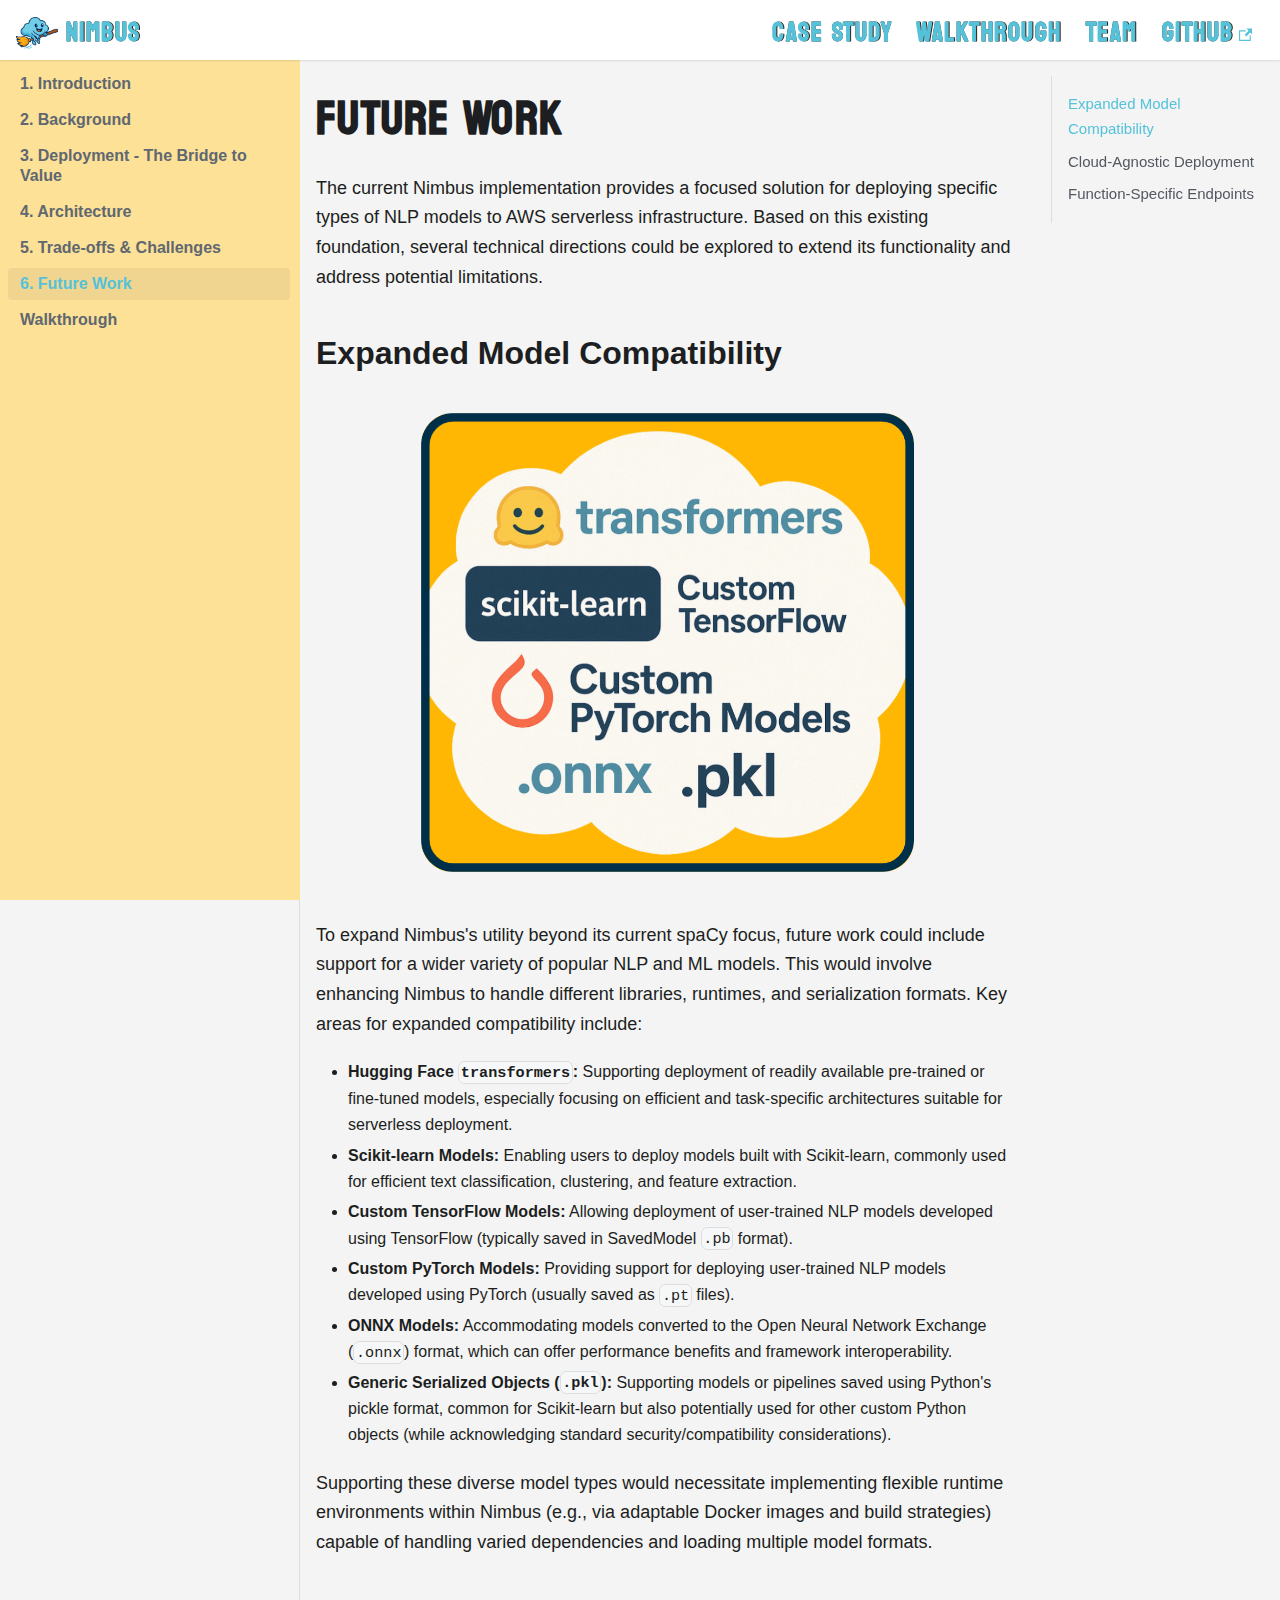
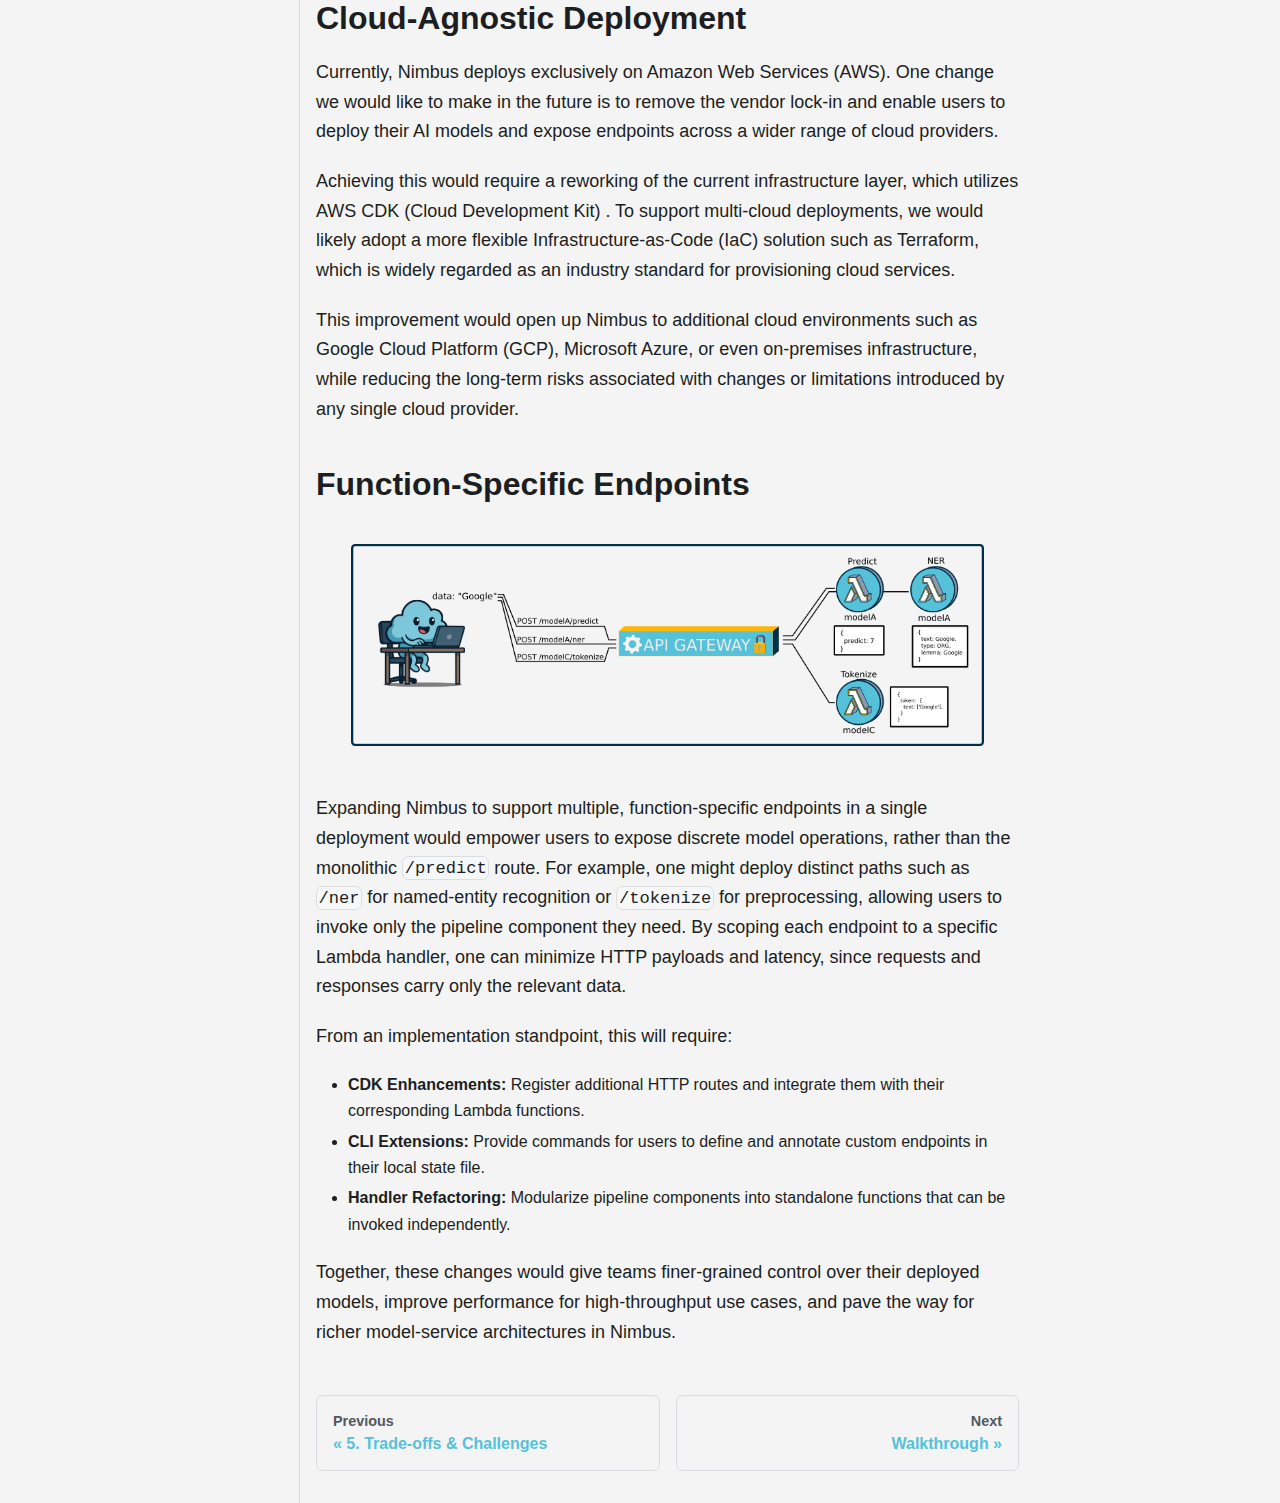
<file: docs/futureWork/index.html>
<!doctype html>
<html lang="en" dir="ltr" class="docs-wrapper plugin-docs plugin-id-default docs-version-current docs-doc-page docs-doc-id-futureWork" data-has-hydrated="false">
<head>
<meta charset="UTF-8">
<meta name="generator" content="Docusaurus v3.6.3">
<title data-rh="true">Future Work | Nimbus</title><meta data-rh="true" name="viewport" content="width=device-width,initial-scale=1"><meta data-rh="true" name="twitter:card" content="summary_large_image"><meta data-rh="true" property="og:image" content="https://nimbusNLP.github.io/img/nimbusMain.png"><meta data-rh="true" name="twitter:image" content="https://nimbusNLP.github.io/img/nimbusMain.png"><meta data-rh="true" property="og:url" content="https://nimbusNLP.github.io/docs/futureWork"><meta data-rh="true" property="og:locale" content="en"><meta data-rh="true" name="docusaurus_locale" content="en"><meta data-rh="true" name="docsearch:language" content="en"><meta data-rh="true" name="docusaurus_version" content="current"><meta data-rh="true" name="docusaurus_tag" content="docs-default-current"><meta data-rh="true" name="docsearch:version" content="current"><meta data-rh="true" name="docsearch:docusaurus_tag" content="docs-default-current"><meta data-rh="true" property="og:title" content="Future Work | Nimbus"><meta data-rh="true" name="description" content="The current Nimbus implementation provides a focused solution for deploying specific types of NLP models to AWS serverless infrastructure. Based on this existing foundation, several technical directions could be explored to extend its functionality and address potential limitations."><meta data-rh="true" property="og:description" content="The current Nimbus implementation provides a focused solution for deploying specific types of NLP models to AWS serverless infrastructure. Based on this existing foundation, several technical directions could be explored to extend its functionality and address potential limitations."><link data-rh="true" rel="icon" href="/img/nimbusMain.png"><link data-rh="true" rel="canonical" href="https://nimbusNLP.github.io/docs/futureWork"><link data-rh="true" rel="alternate" href="https://nimbusNLP.github.io/docs/futureWork" hreflang="en"><link data-rh="true" rel="alternate" href="https://nimbusNLP.github.io/docs/futureWork" hreflang="x-default"><link rel="stylesheet" href="/assets/css/styles.e1bdc479.css">
<script src="/assets/js/runtime~main.b565ba39.js" defer="defer"></script>
<script src="/assets/js/main.6263a42d.js" defer="defer"></script>
</head>
<body class="navigation-with-keyboard">
<script>!function(){function t(t){document.documentElement.setAttribute("data-theme",t)}var e=function(){try{return new URLSearchParams(window.location.search).get("docusaurus-theme")}catch(t){}}()||function(){try{return window.localStorage.getItem("theme")}catch(t){}}();t(null!==e?e:"light")}(),function(){try{const n=new URLSearchParams(window.location.search).entries();for(var[t,e]of n)if(t.startsWith("docusaurus-data-")){var a=t.replace("docusaurus-data-","data-");document.documentElement.setAttribute(a,e)}}catch(t){}}()</script><div id="__docusaurus"><div role="region" aria-label="Skip to main content"><a class="skipToContent_fXgn" href="#__docusaurus_skipToContent_fallback">Skip to main content</a></div><nav aria-label="Main" class="navbar navbar--fixed-top"><div class="navbar__inner"><div class="navbar__items"><button aria-label="Toggle navigation bar" aria-expanded="false" class="navbar__toggle clean-btn" type="button"><svg width="30" height="30" viewBox="0 0 30 30" aria-hidden="true"><path stroke="currentColor" stroke-linecap="round" stroke-miterlimit="10" stroke-width="2" d="M4 7h22M4 15h22M4 23h22"></path></svg></button><a class="navbar__brand" href="/"><div class="navbar__logo"><img src="/img/nimbusMain.png" alt="Nimbus Logo" class="themedComponent_mlkZ themedComponent--light_NVdE"><img src="/img/nimbusMain.png" alt="Nimbus Logo" class="themedComponent_mlkZ themedComponent--dark_xIcU"></div><b class="navbar__title text--truncate">Nimbus</b></a></div><div class="navbar__items navbar__items--right"><a class="navbar__item navbar__link" href="/docs/introduction">CASE STUDY</a><a class="navbar__item navbar__link" href="/docs/walkthrough">WALKTHROUGH</a><a class="navbar__item navbar__link" href="/#team">TEAM</a><a href="https://github.com/nimbusNLP" target="_blank" rel="noopener noreferrer" class="navbar__item navbar__link">GITHUB<svg width="13.5" height="13.5" aria-hidden="true" viewBox="0 0 24 24" class="iconExternalLink_nPIU"><path fill="currentColor" d="M21 13v10h-21v-19h12v2h-10v15h17v-8h2zm3-12h-10.988l4.035 4-6.977 7.07 2.828 2.828 6.977-7.07 4.125 4.172v-11z"></path></svg></a><div class="navbarSearchContainer_Bca1"></div></div></div><div role="presentation" class="navbar-sidebar__backdrop"></div></nav><div id="__docusaurus_skipToContent_fallback" class="main-wrapper mainWrapper_z2l0"><div class="docsWrapper_hBAB"><button aria-label="Scroll back to top" class="clean-btn theme-back-to-top-button backToTopButton_sjWU" type="button"></button><div class="docRoot_UBD9"><aside class="theme-doc-sidebar-container docSidebarContainer_YfHR"><div class="sidebarViewport_aRkj"><div class="sidebar_njMd"><nav aria-label="Docs sidebar" class="menu thin-scrollbar menu_SIkG"><ul class="theme-doc-sidebar-menu menu__list"><li class="theme-doc-sidebar-item-link theme-doc-sidebar-item-link-level-1 menu__list-item"><a class="menu__link" href="/docs/introduction">1. Introduction</a></li><li class="theme-doc-sidebar-item-link theme-doc-sidebar-item-link-level-1 menu__list-item"><a class="menu__link" href="/docs/background">2. Background</a></li><li class="theme-doc-sidebar-item-link theme-doc-sidebar-item-link-level-1 menu__list-item"><a class="menu__link" href="/docs/deployment">3. Deployment - The Bridge to Value</a></li><li class="theme-doc-sidebar-item-link theme-doc-sidebar-item-link-level-1 menu__list-item"><a class="menu__link" href="/docs/architecture">4. Architecture</a></li><li class="theme-doc-sidebar-item-link theme-doc-sidebar-item-link-level-1 menu__list-item"><a class="menu__link" href="/docs/tradeoffs">5. Trade-offs &amp; Challenges</a></li><li class="theme-doc-sidebar-item-link theme-doc-sidebar-item-link-level-1 menu__list-item"><a class="menu__link menu__link--active" aria-current="page" href="/docs/futureWork">6. Future Work</a></li><li class="theme-doc-sidebar-item-link theme-doc-sidebar-item-link-level-1 menu__list-item"><a class="menu__link" href="/docs/walkthrough">Walkthrough</a></li></ul></nav></div></div></aside><main class="docMainContainer_TBSr"><div class="container padding-top--md padding-bottom--lg"><div class="row"><div class="col docItemCol_VOVn"><div class="docItemContainer_Djhp"><article><nav class="theme-doc-breadcrumbs breadcrumbsContainer_Z_bl" aria-label="Breadcrumbs"><ul class="breadcrumbs" itemscope="" itemtype="https://schema.org/BreadcrumbList"><li class="breadcrumbs__item"><a aria-label="Home page" class="breadcrumbs__link" href="/"><svg viewBox="0 0 24 24" class="breadcrumbHomeIcon_YNFT"><path d="M10 19v-5h4v5c0 .55.45 1 1 1h3c.55 0 1-.45 1-1v-7h1.7c.46 0 .68-.57.33-.87L12.67 3.6c-.38-.34-.96-.34-1.34 0l-8.36 7.53c-.34.3-.13.87.33.87H5v7c0 .55.45 1 1 1h3c.55 0 1-.45 1-1z" fill="currentColor"></path></svg></a></li><li itemscope="" itemprop="itemListElement" itemtype="https://schema.org/ListItem" class="breadcrumbs__item breadcrumbs__item--active"><span class="breadcrumbs__link" itemprop="name">6. Future Work</span><meta itemprop="position" content="1"></li></ul></nav><div class="tocCollapsible_ETCw theme-doc-toc-mobile tocMobile_ITEo"><button type="button" class="clean-btn tocCollapsibleButton_TO0P">On this page</button></div><div class="theme-doc-markdown markdown"><header><h1>Future Work</h1></header>
<p>The current Nimbus implementation provides a focused solution for deploying specific types of NLP models to AWS serverless infrastructure. Based on this existing foundation, several technical directions could be explored to extend its functionality and address potential limitations.</p>
<h2 class="anchor anchorWithStickyNavbar_LWe7" id="expanded-model-compatibility">Expanded Model Compatibility<a href="#expanded-model-compatibility" class="hash-link" aria-label="Direct link to Expanded Model Compatibility" title="Direct link to Expanded Model Compatibility">​</a></h2>
<figure><img src="/img/extentions.png" class="image" alt="Multiple model types image" width="70%"></figure>
<p>To expand Nimbus&#x27;s utility beyond its current spaCy focus, future work could include support for a wider variety of popular NLP and ML models. This would involve enhancing Nimbus to handle different libraries, runtimes, and serialization formats. Key areas for expanded compatibility include:</p>
<ul>
<li><strong>Hugging Face <code>transformers</code>:</strong> Supporting deployment of readily available pre-trained or fine-tuned models, especially focusing on efficient and task-specific architectures suitable for serverless deployment.</li>
<li><strong>Scikit-learn Models:</strong> Enabling users to deploy models built with Scikit-learn, commonly used for efficient text classification, clustering, and feature extraction.</li>
<li><strong>Custom TensorFlow Models:</strong> Allowing deployment of user-trained NLP models developed using TensorFlow (typically saved in SavedModel <code>.pb</code> format).</li>
<li><strong>Custom PyTorch Models:</strong> Providing support for deploying user-trained NLP models developed using PyTorch (usually saved as <code>.pt</code> files).</li>
<li><strong>ONNX Models:</strong> Accommodating models converted to the Open Neural Network Exchange (<code>.onnx</code>) format, which can offer performance benefits and framework interoperability.</li>
<li><strong>Generic Serialized Objects (<code>.pkl</code>):</strong> Supporting models or pipelines saved using Python&#x27;s pickle format, common for Scikit-learn but also potentially used for other custom Python objects (while acknowledging standard security/compatibility considerations).</li>
</ul>
<p>Supporting these diverse model types would necessitate implementing flexible runtime environments within Nimbus (e.g., via adaptable Docker images and build strategies) capable of handling varied dependencies and loading multiple model formats.</p>
<h2 class="anchor anchorWithStickyNavbar_LWe7" id="cloud-agnostic-deployment">Cloud-Agnostic Deployment<a href="#cloud-agnostic-deployment" class="hash-link" aria-label="Direct link to Cloud-Agnostic Deployment" title="Direct link to Cloud-Agnostic Deployment">​</a></h2>
<p>Currently, Nimbus deploys exclusively on Amazon Web Services (AWS). One change we would like to make in the future is to remove the vendor lock-in and enable users to deploy their AI models and expose endpoints across a wider range of cloud providers.</p>
<p>Achieving this would require a reworking of the current infrastructure layer, which utilizes AWS CDK (Cloud Development Kit) . To support multi-cloud deployments, we would likely adopt a more flexible Infrastructure-as-Code (IaC) solution such as Terraform, which is widely regarded as an industry standard for provisioning cloud services.</p>
<p>This improvement would open up Nimbus to additional cloud environments such as Google Cloud Platform (GCP), Microsoft Azure, or even on-premises infrastructure, while reducing the long-term risks associated with changes or limitations introduced by any single cloud provider.</p>
<h2 class="anchor anchorWithStickyNavbar_LWe7" id="function-specific-endpoints">Function-Specific Endpoints<a href="#function-specific-endpoints" class="hash-link" aria-label="Direct link to Function-Specific Endpoints" title="Direct link to Function-Specific Endpoints">​</a></h2>
<figure><img src="/img/futureWork_v2.png" class="image" alt="multiple endpoints image" width="90%"></figure>
<p>Expanding Nimbus to support multiple, function-specific endpoints in a single deployment would empower users to expose discrete model operations, rather than the monolithic <code>/predict</code> route. For example, one might deploy distinct paths such as <code>/ner</code> for named‑entity recognition or <code>/tokenize</code> for preprocessing, allowing users to invoke only the pipeline component they need. By scoping each endpoint to a specific Lambda handler, one can minimize HTTP payloads and latency, since requests and responses carry only the relevant data.</p>
<p>From an implementation standpoint, this will require:</p>
<ul>
<li><strong>CDK Enhancements:</strong> Register additional HTTP routes and integrate them with their corresponding Lambda functions.</li>
<li><strong>CLI Extensions:</strong> Provide commands for users to define and annotate custom endpoints in their local state file.</li>
<li><strong>Handler Refactoring:</strong> Modularize pipeline components into standalone functions that can be invoked independently.</li>
</ul>
<p>Together, these changes would give teams finer‑grained control over their deployed models, improve performance for high‑throughput use cases, and pave the way for richer model‑service architectures in Nimbus.</p></div></article><nav class="pagination-nav docusaurus-mt-lg" aria-label="Docs pages"><a class="pagination-nav__link pagination-nav__link--prev" href="/docs/tradeoffs"><div class="pagination-nav__sublabel">Previous</div><div class="pagination-nav__label">5. Trade-offs &amp; Challenges</div></a><a class="pagination-nav__link pagination-nav__link--next" href="/docs/walkthrough"><div class="pagination-nav__sublabel">Next</div><div class="pagination-nav__label">Walkthrough</div></a></nav></div></div><div class="col col--3"><div class="tableOfContents_bqdL thin-scrollbar theme-doc-toc-desktop"><ul class="table-of-contents table-of-contents__left-border"><li><a href="#expanded-model-compatibility" class="table-of-contents__link toc-highlight">Expanded Model Compatibility</a></li><li><a href="#cloud-agnostic-deployment" class="table-of-contents__link toc-highlight">Cloud-Agnostic Deployment</a></li><li><a href="#function-specific-endpoints" class="table-of-contents__link toc-highlight">Function-Specific Endpoints</a></li></ul></div></div></div></div></main></div></div></div></div>
</body>
</html>
</file>
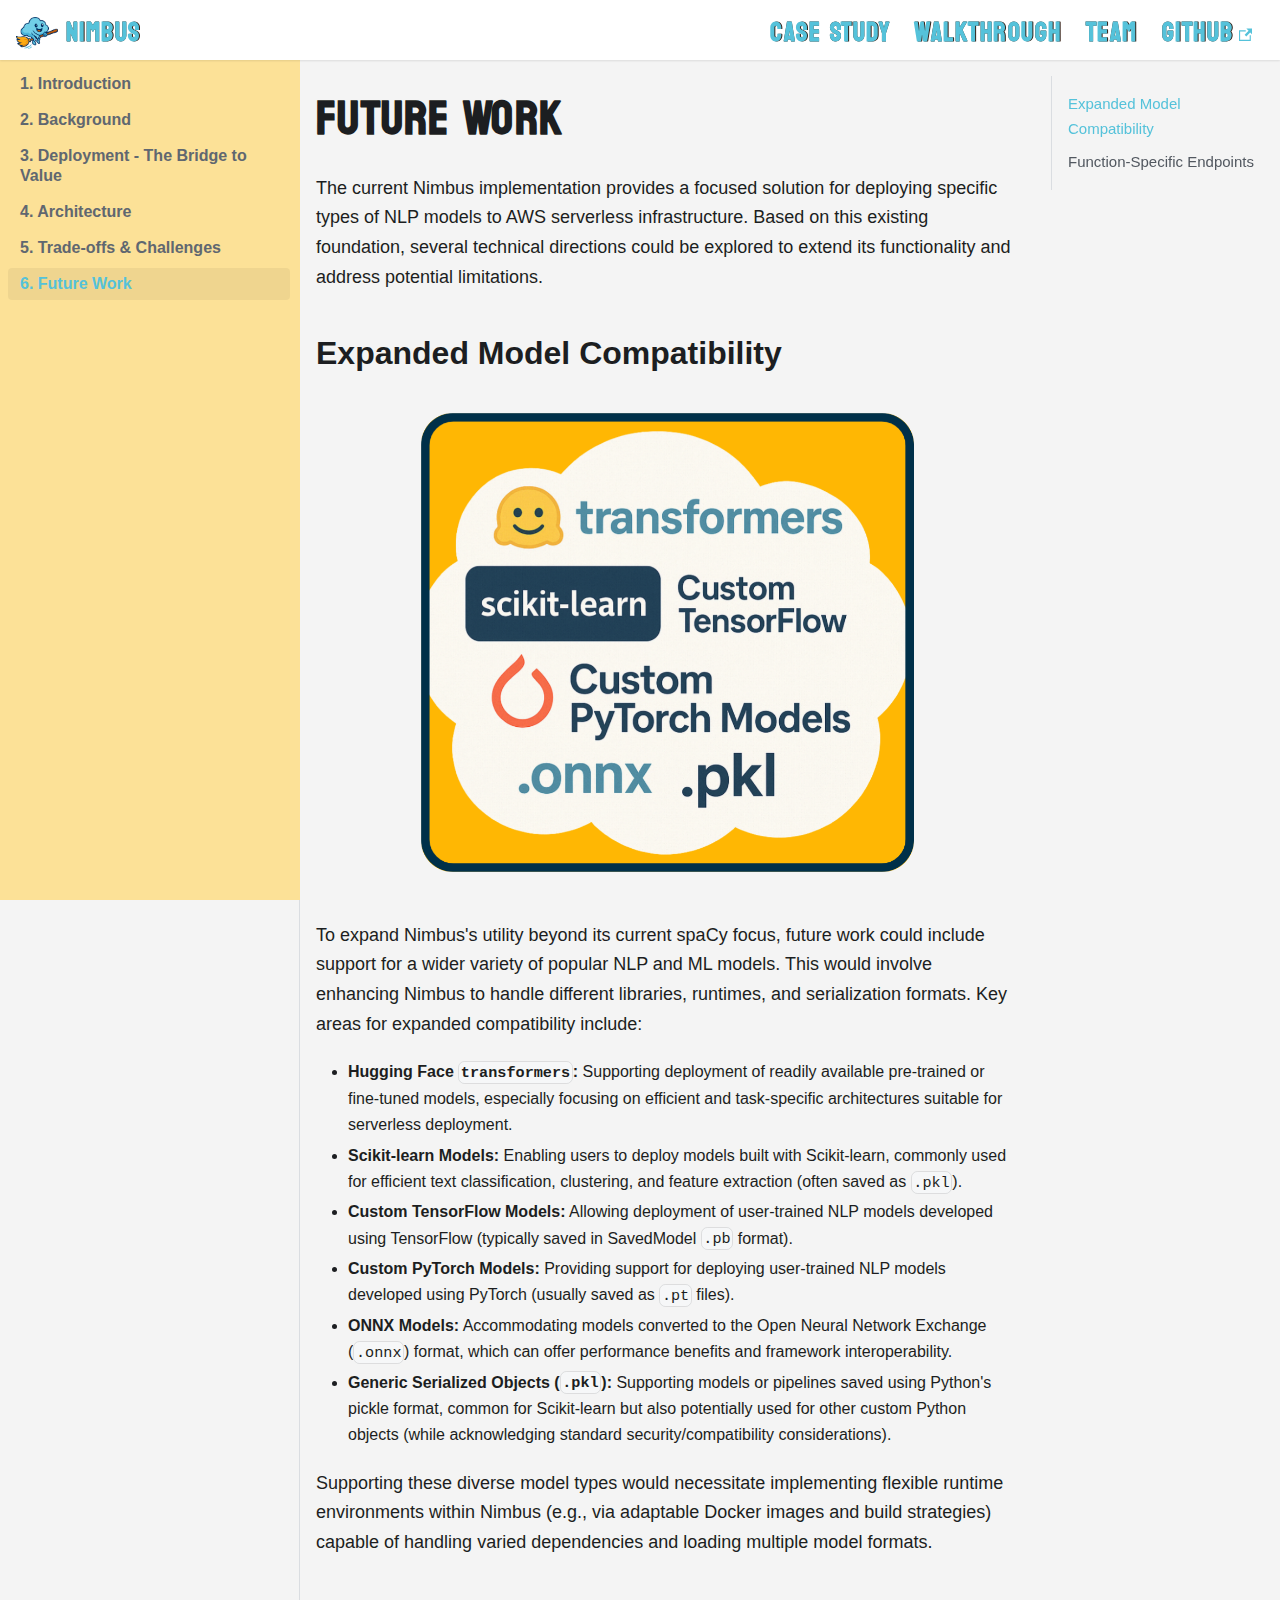
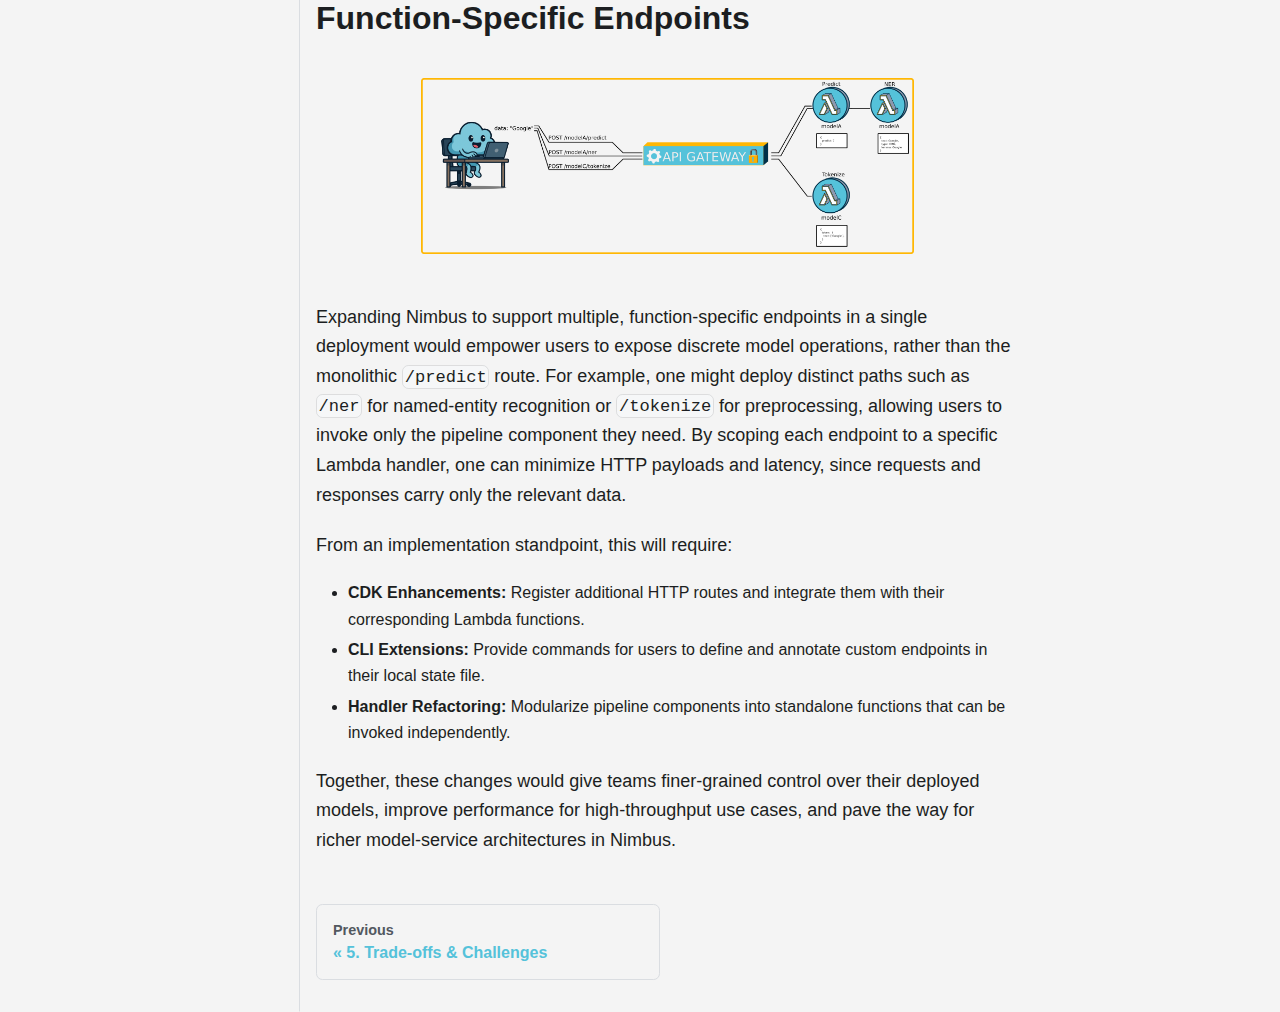
<file: docs/futureWorkd/index.html>
<!doctype html>
<html lang="en" dir="ltr" class="docs-wrapper plugin-docs plugin-id-default docs-version-current docs-doc-page docs-doc-id-futureWorkd" data-has-hydrated="false">
<head>
<meta charset="UTF-8">
<meta name="generator" content="Docusaurus v3.6.3">
<title data-rh="true">Future Work | Nimbus</title><meta data-rh="true" name="viewport" content="width=device-width,initial-scale=1"><meta data-rh="true" name="twitter:card" content="summary_large_image"><meta data-rh="true" property="og:image" content="https://nimbusNLP.github.io/img/nimbusMain.png"><meta data-rh="true" name="twitter:image" content="https://nimbusNLP.github.io/img/nimbusMain.png"><meta data-rh="true" property="og:url" content="https://nimbusNLP.github.io/docs/futureWorkd"><meta data-rh="true" property="og:locale" content="en"><meta data-rh="true" name="docusaurus_locale" content="en"><meta data-rh="true" name="docsearch:language" content="en"><meta data-rh="true" name="docusaurus_version" content="current"><meta data-rh="true" name="docusaurus_tag" content="docs-default-current"><meta data-rh="true" name="docsearch:version" content="current"><meta data-rh="true" name="docsearch:docusaurus_tag" content="docs-default-current"><meta data-rh="true" property="og:title" content="Future Work | Nimbus"><meta data-rh="true" name="description" content="The current Nimbus implementation provides a focused solution for deploying specific types of NLP models to AWS serverless infrastructure. Based on this existing foundation, several technical directions could be explored to extend its functionality and address potential limitations."><meta data-rh="true" property="og:description" content="The current Nimbus implementation provides a focused solution for deploying specific types of NLP models to AWS serverless infrastructure. Based on this existing foundation, several technical directions could be explored to extend its functionality and address potential limitations."><link data-rh="true" rel="icon" href="/img/nimbusMain.png"><link data-rh="true" rel="canonical" href="https://nimbusNLP.github.io/docs/futureWorkd"><link data-rh="true" rel="alternate" href="https://nimbusNLP.github.io/docs/futureWorkd" hreflang="en"><link data-rh="true" rel="alternate" href="https://nimbusNLP.github.io/docs/futureWorkd" hreflang="x-default"><link rel="stylesheet" href="/assets/css/styles.25c7ac7d.css">
<script src="/assets/js/runtime~main.af0d376e.js" defer="defer"></script>
<script src="/assets/js/main.b04e7bb4.js" defer="defer"></script>
</head>
<body class="navigation-with-keyboard">
<script>!function(){function t(t){document.documentElement.setAttribute("data-theme",t)}var e=function(){try{return new URLSearchParams(window.location.search).get("docusaurus-theme")}catch(t){}}()||function(){try{return window.localStorage.getItem("theme")}catch(t){}}();t(null!==e?e:"light")}(),function(){try{const n=new URLSearchParams(window.location.search).entries();for(var[t,e]of n)if(t.startsWith("docusaurus-data-")){var a=t.replace("docusaurus-data-","data-");document.documentElement.setAttribute(a,e)}}catch(t){}}()</script><div id="__docusaurus"><div role="region" aria-label="Skip to main content"><a class="skipToContent_fXgn" href="#__docusaurus_skipToContent_fallback">Skip to main content</a></div><nav aria-label="Main" class="navbar navbar--fixed-top"><div class="navbar__inner"><div class="navbar__items"><button aria-label="Toggle navigation bar" aria-expanded="false" class="navbar__toggle clean-btn" type="button"><svg width="30" height="30" viewBox="0 0 30 30" aria-hidden="true"><path stroke="currentColor" stroke-linecap="round" stroke-miterlimit="10" stroke-width="2" d="M4 7h22M4 15h22M4 23h22"></path></svg></button><a class="navbar__brand" href="/"><div class="navbar__logo"><img src="/img/nimbusMain.png" alt="Nimbus Logo" class="themedComponent_mlkZ themedComponent--light_NVdE"><img src="/img/nimbusMain.png" alt="Nimbus Logo" class="themedComponent_mlkZ themedComponent--dark_xIcU"></div><b class="navbar__title text--truncate">Nimbus</b></a></div><div class="navbar__items navbar__items--right"><a class="navbar__item navbar__link" href="/docs/introduction">CASE STUDY</a><a class="navbar__item navbar__link" href="/walkthrough">Walkthrough</a><a class="navbar__item navbar__link" href="/#team">TEAM</a><a href="https://github.com/nimbusNLP" target="_blank" rel="noopener noreferrer" class="navbar__item navbar__link">GITHUB<svg width="13.5" height="13.5" aria-hidden="true" viewBox="0 0 24 24" class="iconExternalLink_nPIU"><path fill="currentColor" d="M21 13v10h-21v-19h12v2h-10v15h17v-8h2zm3-12h-10.988l4.035 4-6.977 7.07 2.828 2.828 6.977-7.07 4.125 4.172v-11z"></path></svg></a><div class="navbarSearchContainer_Bca1"></div></div></div><div role="presentation" class="navbar-sidebar__backdrop"></div></nav><div id="__docusaurus_skipToContent_fallback" class="main-wrapper mainWrapper_z2l0"><div class="docsWrapper_hBAB"><button aria-label="Scroll back to top" class="clean-btn theme-back-to-top-button backToTopButton_sjWU" type="button"></button><div class="docRoot_UBD9"><aside class="theme-doc-sidebar-container docSidebarContainer_YfHR"><div class="sidebarViewport_aRkj"><div class="sidebar_njMd"><nav aria-label="Docs sidebar" class="menu thin-scrollbar menu_SIkG"><ul class="theme-doc-sidebar-menu menu__list"><li class="theme-doc-sidebar-item-link theme-doc-sidebar-item-link-level-1 menu__list-item"><a class="menu__link" href="/docs/introduction">1. Introduction</a></li><li class="theme-doc-sidebar-item-link theme-doc-sidebar-item-link-level-1 menu__list-item"><a class="menu__link" href="/docs/background">2. Background</a></li><li class="theme-doc-sidebar-item-link theme-doc-sidebar-item-link-level-1 menu__list-item"><a class="menu__link" href="/docs/deployment">3. Deployment - The Bridge to Value</a></li><li class="theme-doc-sidebar-item-link theme-doc-sidebar-item-link-level-1 menu__list-item"><a class="menu__link" href="/docs/architecture">4. Architecture</a></li><li class="theme-doc-sidebar-item-link theme-doc-sidebar-item-link-level-1 menu__list-item"><a class="menu__link" href="/docs/tradeoffs">5. Trade-offs &amp; Challenges</a></li><li class="theme-doc-sidebar-item-link theme-doc-sidebar-item-link-level-1 menu__list-item"><a class="menu__link menu__link--active" aria-current="page" href="/docs/futureWorkd">6. Future Work</a></li></ul></nav></div></div></aside><main class="docMainContainer_TBSr"><div class="container padding-top--md padding-bottom--lg"><div class="row"><div class="col docItemCol_VOVn"><div class="docItemContainer_Djhp"><article><nav class="theme-doc-breadcrumbs breadcrumbsContainer_Z_bl" aria-label="Breadcrumbs"><ul class="breadcrumbs" itemscope="" itemtype="https://schema.org/BreadcrumbList"><li class="breadcrumbs__item"><a aria-label="Home page" class="breadcrumbs__link" href="/"><svg viewBox="0 0 24 24" class="breadcrumbHomeIcon_YNFT"><path d="M10 19v-5h4v5c0 .55.45 1 1 1h3c.55 0 1-.45 1-1v-7h1.7c.46 0 .68-.57.33-.87L12.67 3.6c-.38-.34-.96-.34-1.34 0l-8.36 7.53c-.34.3-.13.87.33.87H5v7c0 .55.45 1 1 1h3c.55 0 1-.45 1-1z" fill="currentColor"></path></svg></a></li><li itemscope="" itemprop="itemListElement" itemtype="https://schema.org/ListItem" class="breadcrumbs__item breadcrumbs__item--active"><span class="breadcrumbs__link" itemprop="name">6. Future Work</span><meta itemprop="position" content="1"></li></ul></nav><div class="tocCollapsible_ETCw theme-doc-toc-mobile tocMobile_ITEo"><button type="button" class="clean-btn tocCollapsibleButton_TO0P">On this page</button></div><div class="theme-doc-markdown markdown"><header><h1>Future Work</h1></header>
<p>The current Nimbus implementation provides a focused solution for deploying specific types of NLP models to AWS serverless infrastructure. Based on this existing foundation, several technical directions could be explored to extend its functionality and address potential limitations.</p>
<h2 class="anchor anchorWithStickyNavbar_LWe7" id="expanded-model-compatibility">Expanded Model Compatibility<a href="#expanded-model-compatibility" class="hash-link" aria-label="Direct link to Expanded Model Compatibility" title="Direct link to Expanded Model Compatibility">​</a></h2>
<figure><img src="/img/extentions.png" class="image" alt="Multiple model types image" width="70%"></figure>
<p>To expand Nimbus&#x27;s utility beyond its current spaCy focus, future work could include support for a wider variety of popular NLP and ML models. This would involve enhancing Nimbus to handle different libraries, runtimes, and serialization formats. Key areas for expanded compatibility include:</p>
<ul>
<li><strong>Hugging Face <code>transformers</code>:</strong> Supporting deployment of readily available pre-trained or fine-tuned models, especially focusing on efficient and task-specific architectures suitable for serverless deployment.</li>
<li><strong>Scikit-learn Models:</strong> Enabling users to deploy models built with Scikit-learn, commonly used for efficient text classification, clustering, and feature extraction (often saved as <code>.pkl</code>).</li>
<li><strong>Custom TensorFlow Models:</strong> Allowing deployment of user-trained NLP models developed using TensorFlow (typically saved in SavedModel <code>.pb</code> format).</li>
<li><strong>Custom PyTorch Models:</strong> Providing support for deploying user-trained NLP models developed using PyTorch (usually saved as <code>.pt</code> files).</li>
<li><strong>ONNX Models:</strong> Accommodating models converted to the Open Neural Network Exchange (<code>.onnx</code>) format, which can offer performance benefits and framework interoperability.</li>
<li><strong>Generic Serialized Objects (<code>.pkl</code>):</strong> Supporting models or pipelines saved using Python&#x27;s pickle format, common for Scikit-learn but also potentially used for other custom Python objects (while acknowledging standard security/compatibility considerations).</li>
</ul>
<p>Supporting these diverse model types would necessitate implementing flexible runtime environments within Nimbus (e.g., via adaptable Docker images and build strategies) capable of handling varied dependencies and loading multiple model formats.</p>
<h2 class="anchor anchorWithStickyNavbar_LWe7" id="function-specific-endpoints">Function-Specific Endpoints<a href="#function-specific-endpoints" class="hash-link" aria-label="Direct link to Function-Specific Endpoints" title="Direct link to Function-Specific Endpoints">​</a></h2>
<figure><img src="/img/futureWork.png" class="image" alt="multiple endpoints image" width="70%"></figure>
<p>Expanding Nimbus to support multiple, function-specific endpoints in a single deployment would empower users to expose discrete model operations, rather than the monolithic <code>/predict</code> route. For example, one might deploy distinct paths such as <code>/ner</code> for named‑entity recognition or <code>/tokenize</code> for preprocessing, allowing users to invoke only the pipeline component they need. By scoping each endpoint to a specific Lambda handler, one can minimize HTTP payloads and latency, since requests and responses carry only the relevant data.</p>
<p>From an implementation standpoint, this will require:</p>
<ul>
<li><strong>CDK Enhancements:</strong> Register additional HTTP routes and integrate them with their corresponding Lambda functions.</li>
<li><strong>CLI Extensions:</strong> Provide commands for users to define and annotate custom endpoints in their local state file.</li>
<li><strong>Handler Refactoring:</strong> Modularize pipeline components into standalone functions that can be invoked independently.</li>
</ul>
<p>Together, these changes would give teams finer‑grained control over their deployed models, improve performance for high‑throughput use cases, and pave the way for richer model‑service architectures in Nimbus.</p></div></article><nav class="pagination-nav docusaurus-mt-lg" aria-label="Docs pages"><a class="pagination-nav__link pagination-nav__link--prev" href="/docs/tradeoffs"><div class="pagination-nav__sublabel">Previous</div><div class="pagination-nav__label">5. Trade-offs &amp; Challenges</div></a></nav></div></div><div class="col col--3"><div class="tableOfContents_bqdL thin-scrollbar theme-doc-toc-desktop"><ul class="table-of-contents table-of-contents__left-border"><li><a href="#expanded-model-compatibility" class="table-of-contents__link toc-highlight">Expanded Model Compatibility</a></li><li><a href="#function-specific-endpoints" class="table-of-contents__link toc-highlight">Function-Specific Endpoints</a></li></ul></div></div></div></div></main></div></div></div></div>
</body>
</html>
</file>
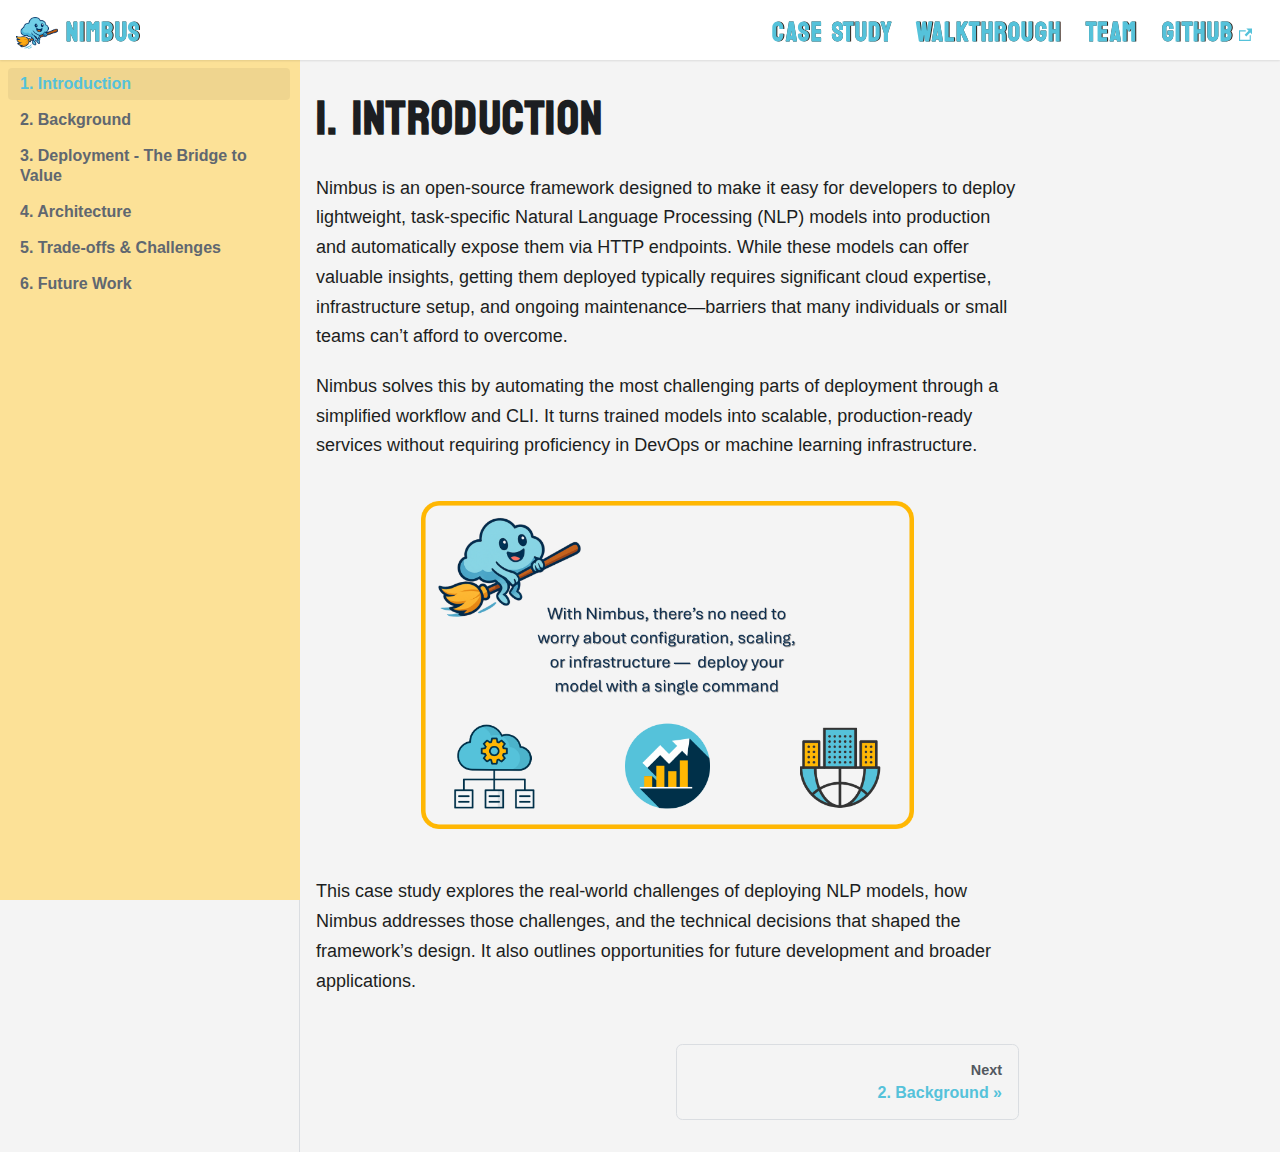
<file: docs/introduction/index.html>
<!doctype html>
<html lang="en" dir="ltr" class="docs-wrapper plugin-docs plugin-id-default docs-version-current docs-doc-page docs-doc-id-introduction" data-has-hydrated="false">
<head>
<meta charset="UTF-8">
<meta name="generator" content="Docusaurus v3.6.3">
<title data-rh="true">1. Introduction | Nimbus</title><meta data-rh="true" name="viewport" content="width=device-width,initial-scale=1"><meta data-rh="true" name="twitter:card" content="summary_large_image"><meta data-rh="true" property="og:image" content="https://nimbusNLP.github.io/img/nimbusMain.png"><meta data-rh="true" name="twitter:image" content="https://nimbusNLP.github.io/img/nimbusMain.png"><meta data-rh="true" property="og:url" content="https://nimbusNLP.github.io/docs/introduction"><meta data-rh="true" property="og:locale" content="en"><meta data-rh="true" name="docusaurus_locale" content="en"><meta data-rh="true" name="docsearch:language" content="en"><meta data-rh="true" name="docusaurus_version" content="current"><meta data-rh="true" name="docusaurus_tag" content="docs-default-current"><meta data-rh="true" name="docsearch:version" content="current"><meta data-rh="true" name="docsearch:docusaurus_tag" content="docs-default-current"><meta data-rh="true" property="og:title" content="1. Introduction | Nimbus"><meta data-rh="true" name="description" content="Nimbus is an open-source framework designed to make it easy for developers to deploy lightweight, task-specific Natural Language Processing (NLP) models into production and automatically expose them via HTTP endpoints. While these models can offer valuable insights, getting them deployed typically requires significant cloud expertise, infrastructure setup, and ongoing maintenance—barriers that many individuals or small teams can’t afford to overcome."><meta data-rh="true" property="og:description" content="Nimbus is an open-source framework designed to make it easy for developers to deploy lightweight, task-specific Natural Language Processing (NLP) models into production and automatically expose them via HTTP endpoints. While these models can offer valuable insights, getting them deployed typically requires significant cloud expertise, infrastructure setup, and ongoing maintenance—barriers that many individuals or small teams can’t afford to overcome."><link data-rh="true" rel="icon" href="/img/nimbusMain.png"><link data-rh="true" rel="canonical" href="https://nimbusNLP.github.io/docs/introduction"><link data-rh="true" rel="alternate" href="https://nimbusNLP.github.io/docs/introduction" hreflang="en"><link data-rh="true" rel="alternate" href="https://nimbusNLP.github.io/docs/introduction" hreflang="x-default"><link rel="stylesheet" href="/assets/css/styles.3cbbadd9.css">
<script src="/assets/js/runtime~main.a7e06b6c.js" defer="defer"></script>
<script src="/assets/js/main.3b688743.js" defer="defer"></script>
</head>
<body class="navigation-with-keyboard">
<script>!function(){function t(t){document.documentElement.setAttribute("data-theme",t)}var e=function(){try{return new URLSearchParams(window.location.search).get("docusaurus-theme")}catch(t){}}()||function(){try{return window.localStorage.getItem("theme")}catch(t){}}();t(null!==e?e:"light")}(),function(){try{const n=new URLSearchParams(window.location.search).entries();for(var[t,e]of n)if(t.startsWith("docusaurus-data-")){var a=t.replace("docusaurus-data-","data-");document.documentElement.setAttribute(a,e)}}catch(t){}}()</script><div id="__docusaurus"><div role="region" aria-label="Skip to main content"><a class="skipToContent_fXgn" href="#__docusaurus_skipToContent_fallback">Skip to main content</a></div><nav aria-label="Main" class="navbar navbar--fixed-top"><div class="navbar__inner"><div class="navbar__items"><button aria-label="Toggle navigation bar" aria-expanded="false" class="navbar__toggle clean-btn" type="button"><svg width="30" height="30" viewBox="0 0 30 30" aria-hidden="true"><path stroke="currentColor" stroke-linecap="round" stroke-miterlimit="10" stroke-width="2" d="M4 7h22M4 15h22M4 23h22"></path></svg></button><a class="navbar__brand" href="/"><div class="navbar__logo"><img src="/img/nimbusMain.png" alt="Nimbus Logo" class="themedComponent_mlkZ themedComponent--light_NVdE"><img src="/img/nimbusMain.png" alt="Nimbus Logo" class="themedComponent_mlkZ themedComponent--dark_xIcU"></div><b class="navbar__title text--truncate">Nimbus</b></a></div><div class="navbar__items navbar__items--right"><a aria-current="page" class="navbar__item navbar__link navbar__link--active" href="/docs/introduction">CASE STUDY</a><a class="navbar__item navbar__link" href="/walkthrough">WALKTHROUGH</a><a class="navbar__item navbar__link" href="/#team">TEAM</a><a href="https://github.com/nimbusNLP" target="_blank" rel="noopener noreferrer" class="navbar__item navbar__link">GITHUB<svg width="13.5" height="13.5" aria-hidden="true" viewBox="0 0 24 24" class="iconExternalLink_nPIU"><path fill="currentColor" d="M21 13v10h-21v-19h12v2h-10v15h17v-8h2zm3-12h-10.988l4.035 4-6.977 7.07 2.828 2.828 6.977-7.07 4.125 4.172v-11z"></path></svg></a><div class="navbarSearchContainer_Bca1"></div></div></div><div role="presentation" class="navbar-sidebar__backdrop"></div></nav><div id="__docusaurus_skipToContent_fallback" class="main-wrapper mainWrapper_z2l0"><div class="docsWrapper_hBAB"><button aria-label="Scroll back to top" class="clean-btn theme-back-to-top-button backToTopButton_sjWU" type="button"></button><div class="docRoot_UBD9"><aside class="theme-doc-sidebar-container docSidebarContainer_YfHR"><div class="sidebarViewport_aRkj"><div class="sidebar_njMd"><nav aria-label="Docs sidebar" class="menu thin-scrollbar menu_SIkG"><ul class="theme-doc-sidebar-menu menu__list"><li class="theme-doc-sidebar-item-link theme-doc-sidebar-item-link-level-1 menu__list-item"><a class="menu__link menu__link--active" aria-current="page" href="/docs/introduction">1. Introduction</a></li><li class="theme-doc-sidebar-item-link theme-doc-sidebar-item-link-level-1 menu__list-item"><a class="menu__link" href="/docs/background">2. Background</a></li><li class="theme-doc-sidebar-item-link theme-doc-sidebar-item-link-level-1 menu__list-item"><a class="menu__link" href="/docs/deployment">3. Deployment - The Bridge to Value</a></li><li class="theme-doc-sidebar-item-link theme-doc-sidebar-item-link-level-1 menu__list-item"><a class="menu__link" href="/docs/architecture">4. Architecture</a></li><li class="theme-doc-sidebar-item-link theme-doc-sidebar-item-link-level-1 menu__list-item"><a class="menu__link" href="/docs/tradeoffs">5. Trade-offs &amp; Challenges</a></li><li class="theme-doc-sidebar-item-link theme-doc-sidebar-item-link-level-1 menu__list-item"><a class="menu__link" href="/docs/futureWorkd">6. Future Work</a></li></ul></nav></div></div></aside><main class="docMainContainer_TBSr"><div class="container padding-top--md padding-bottom--lg"><div class="row"><div class="col docItemCol_VOVn"><div class="docItemContainer_Djhp"><article><nav class="theme-doc-breadcrumbs breadcrumbsContainer_Z_bl" aria-label="Breadcrumbs"><ul class="breadcrumbs" itemscope="" itemtype="https://schema.org/BreadcrumbList"><li class="breadcrumbs__item"><a aria-label="Home page" class="breadcrumbs__link" href="/"><svg viewBox="0 0 24 24" class="breadcrumbHomeIcon_YNFT"><path d="M10 19v-5h4v5c0 .55.45 1 1 1h3c.55 0 1-.45 1-1v-7h1.7c.46 0 .68-.57.33-.87L12.67 3.6c-.38-.34-.96-.34-1.34 0l-8.36 7.53c-.34.3-.13.87.33.87H5v7c0 .55.45 1 1 1h3c.55 0 1-.45 1-1z" fill="currentColor"></path></svg></a></li><li itemscope="" itemprop="itemListElement" itemtype="https://schema.org/ListItem" class="breadcrumbs__item breadcrumbs__item--active"><span class="breadcrumbs__link" itemprop="name">1. Introduction</span><meta itemprop="position" content="1"></li></ul></nav><div class="theme-doc-markdown markdown"><header><h1>1. Introduction</h1></header>
<p>Nimbus is an open-source framework designed to make it easy for developers to deploy lightweight, task-specific Natural Language Processing (NLP) models into production and automatically expose them via HTTP endpoints. While these models can offer valuable insights, getting them deployed typically requires significant cloud expertise, infrastructure setup, and ongoing maintenance—barriers that many individuals or small teams can’t afford to overcome.</p>
<p>Nimbus solves this by automating the most challenging parts of deployment through a simplified workflow and CLI. It turns trained models into scalable, production-ready services without requiring proficiency in DevOps or machine learning infrastructure.</p>
<figure><img src="/img/intro.png" class="intro image" alt="Intro image" width="70%"></figure>
<p>This case study explores the real-world challenges of deploying NLP models, how Nimbus addresses those challenges, and the technical decisions that shaped the framework’s design. It also outlines opportunities for future development and broader applications.</p></div></article><nav class="pagination-nav docusaurus-mt-lg" aria-label="Docs pages"><a class="pagination-nav__link pagination-nav__link--next" href="/docs/background"><div class="pagination-nav__sublabel">Next</div><div class="pagination-nav__label">2. Background</div></a></nav></div></div></div></div></main></div></div></div></div>
</body>
</html>
</file>
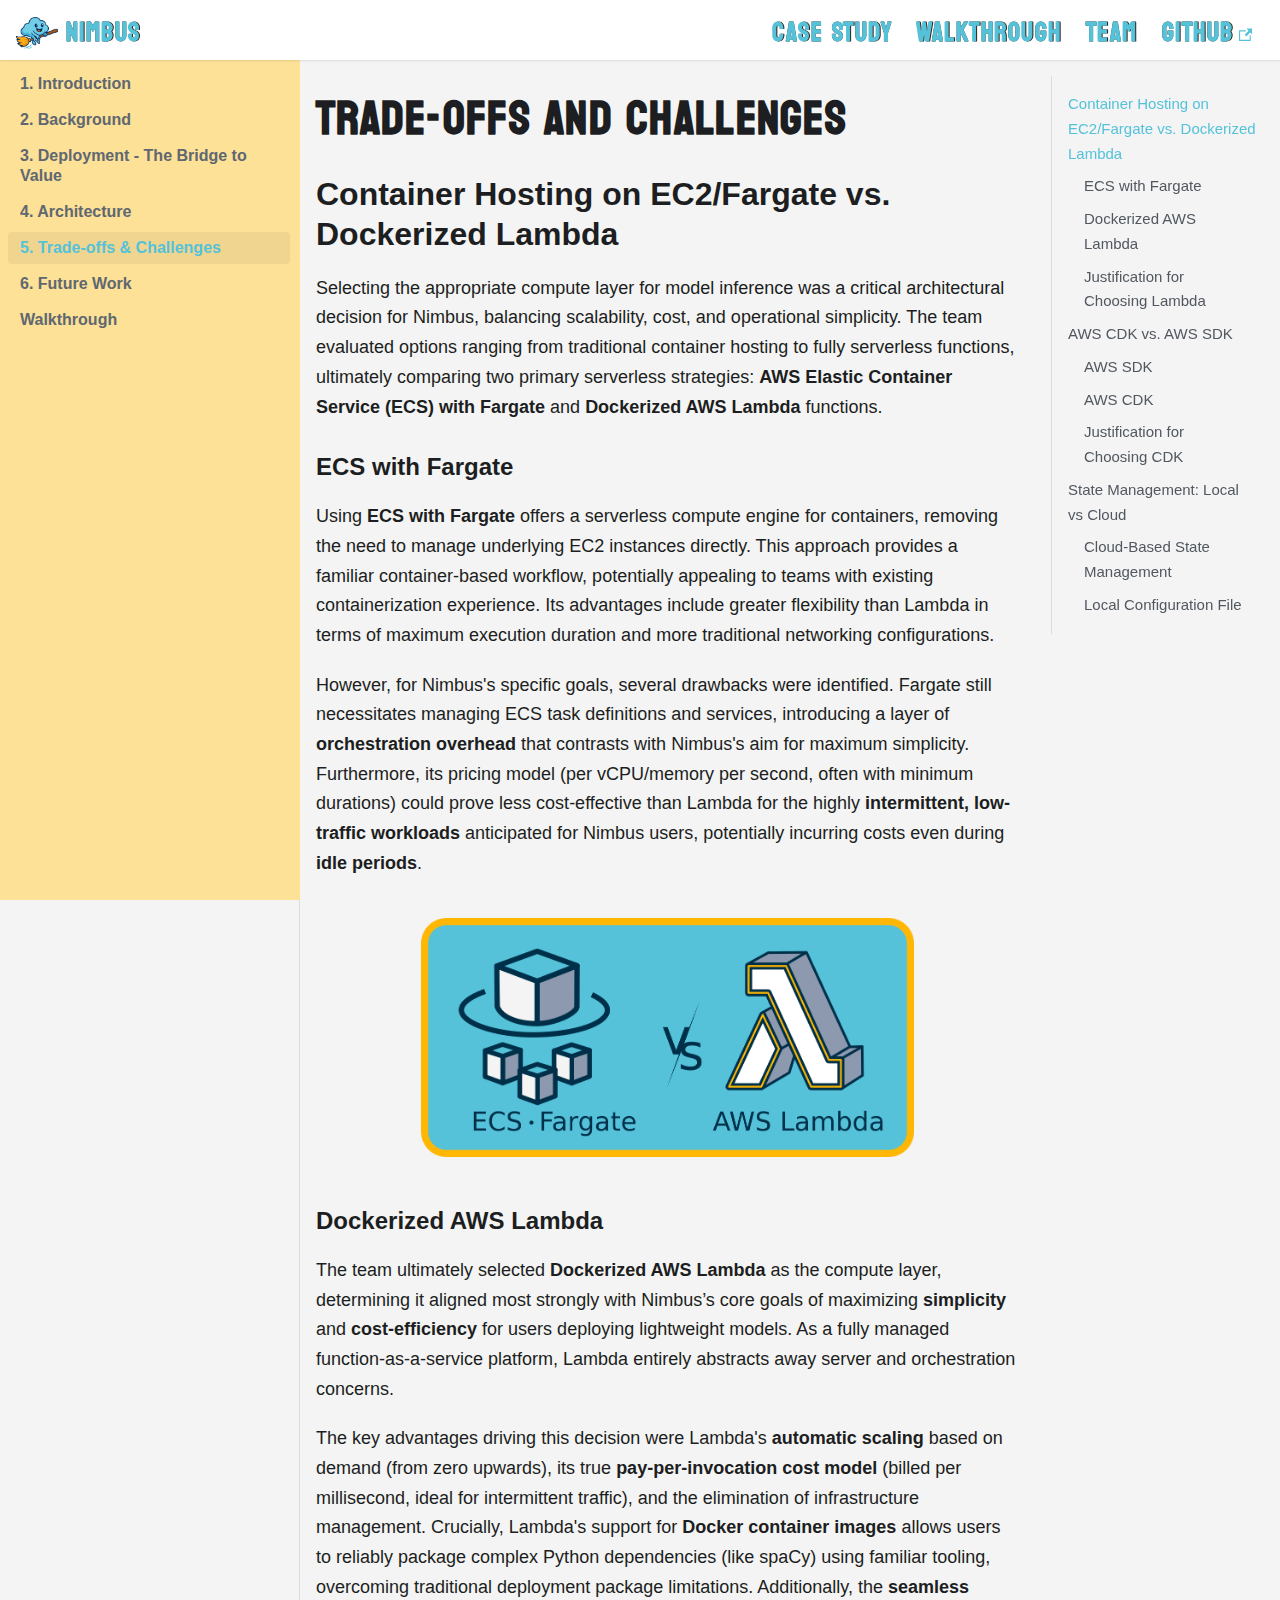
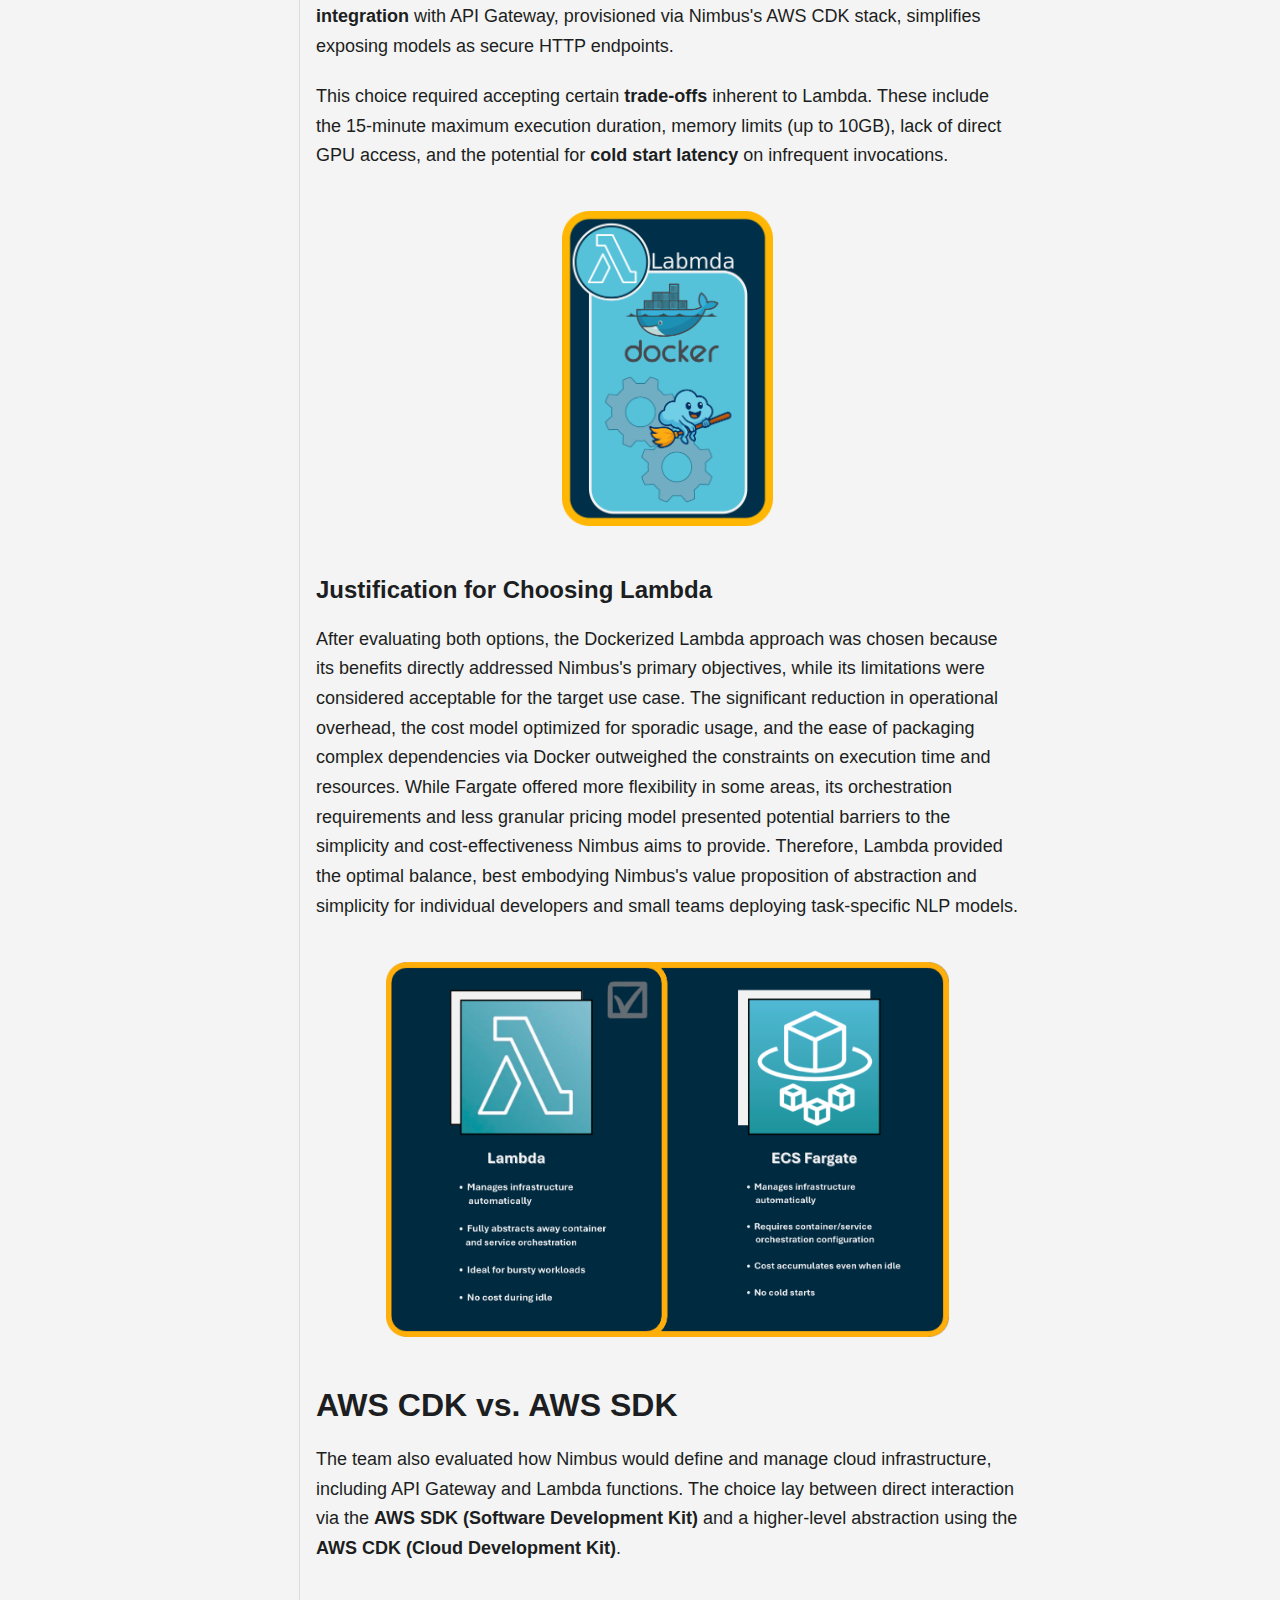
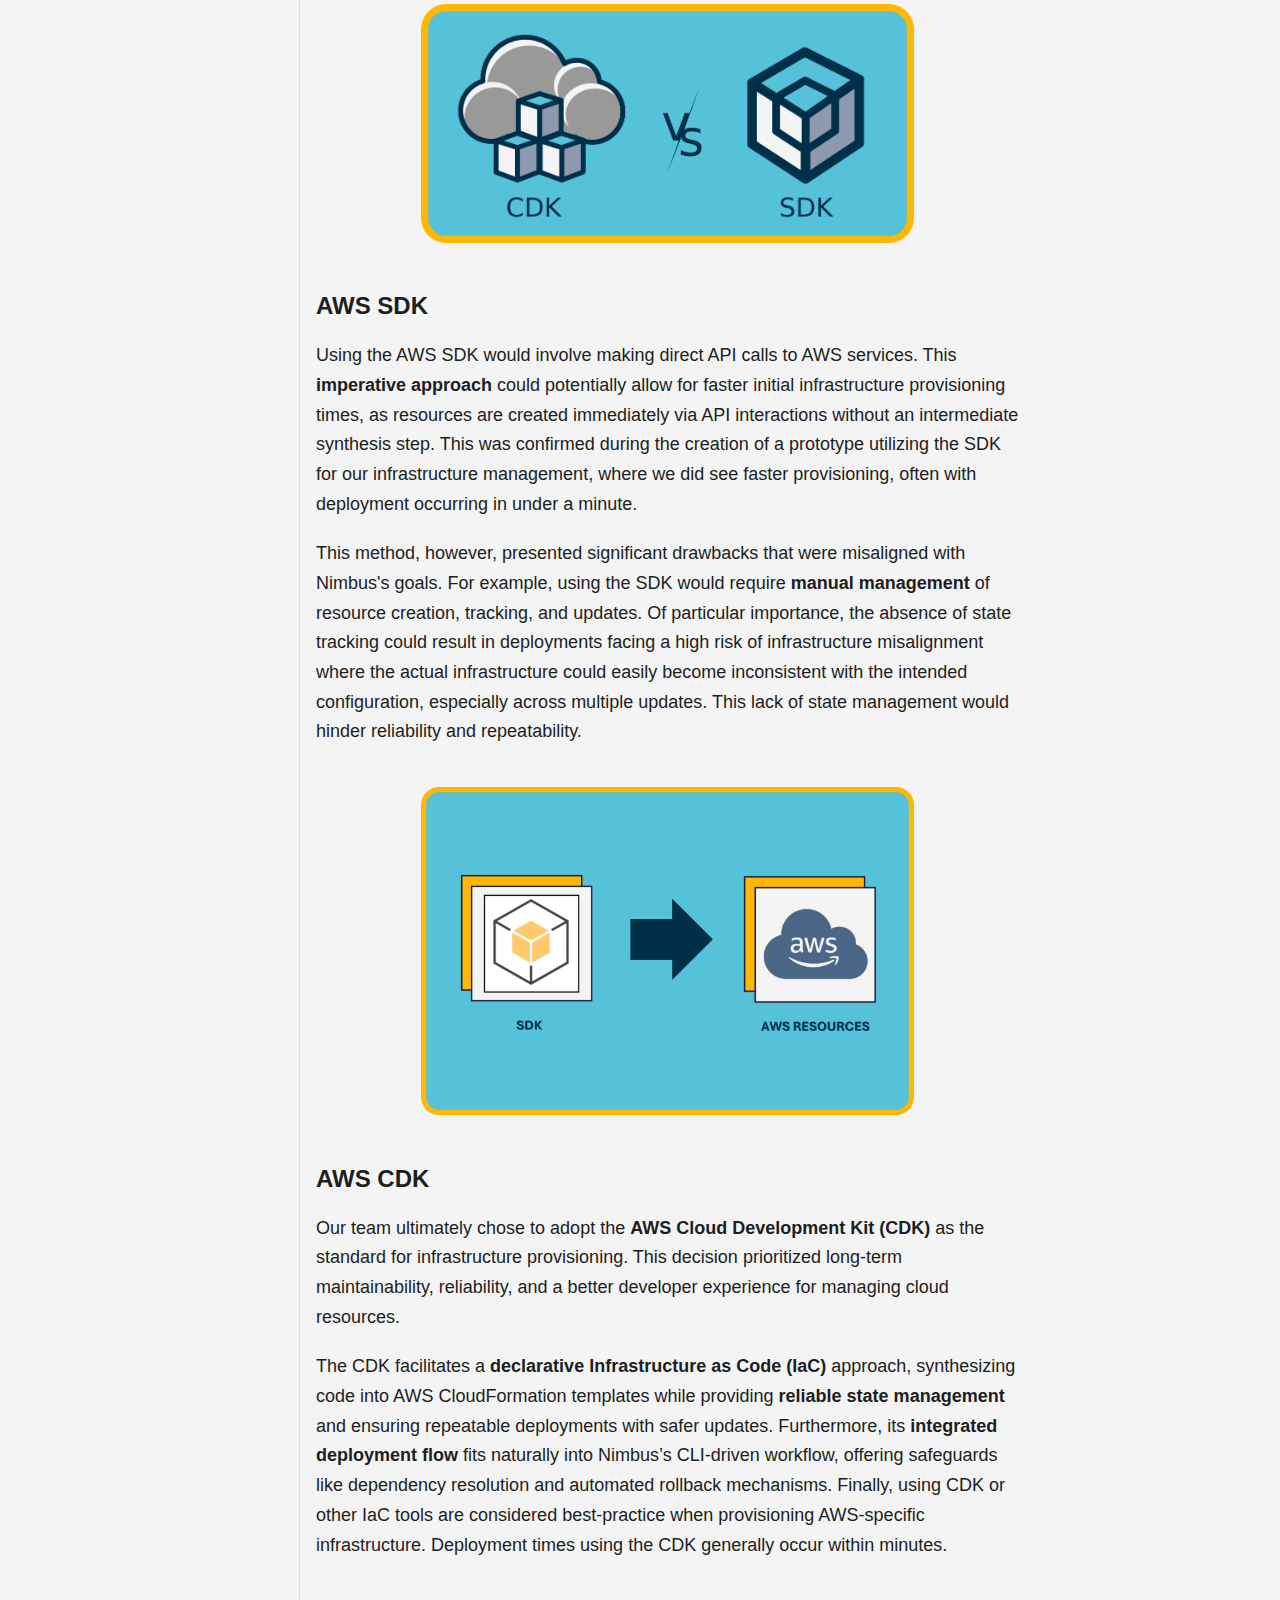
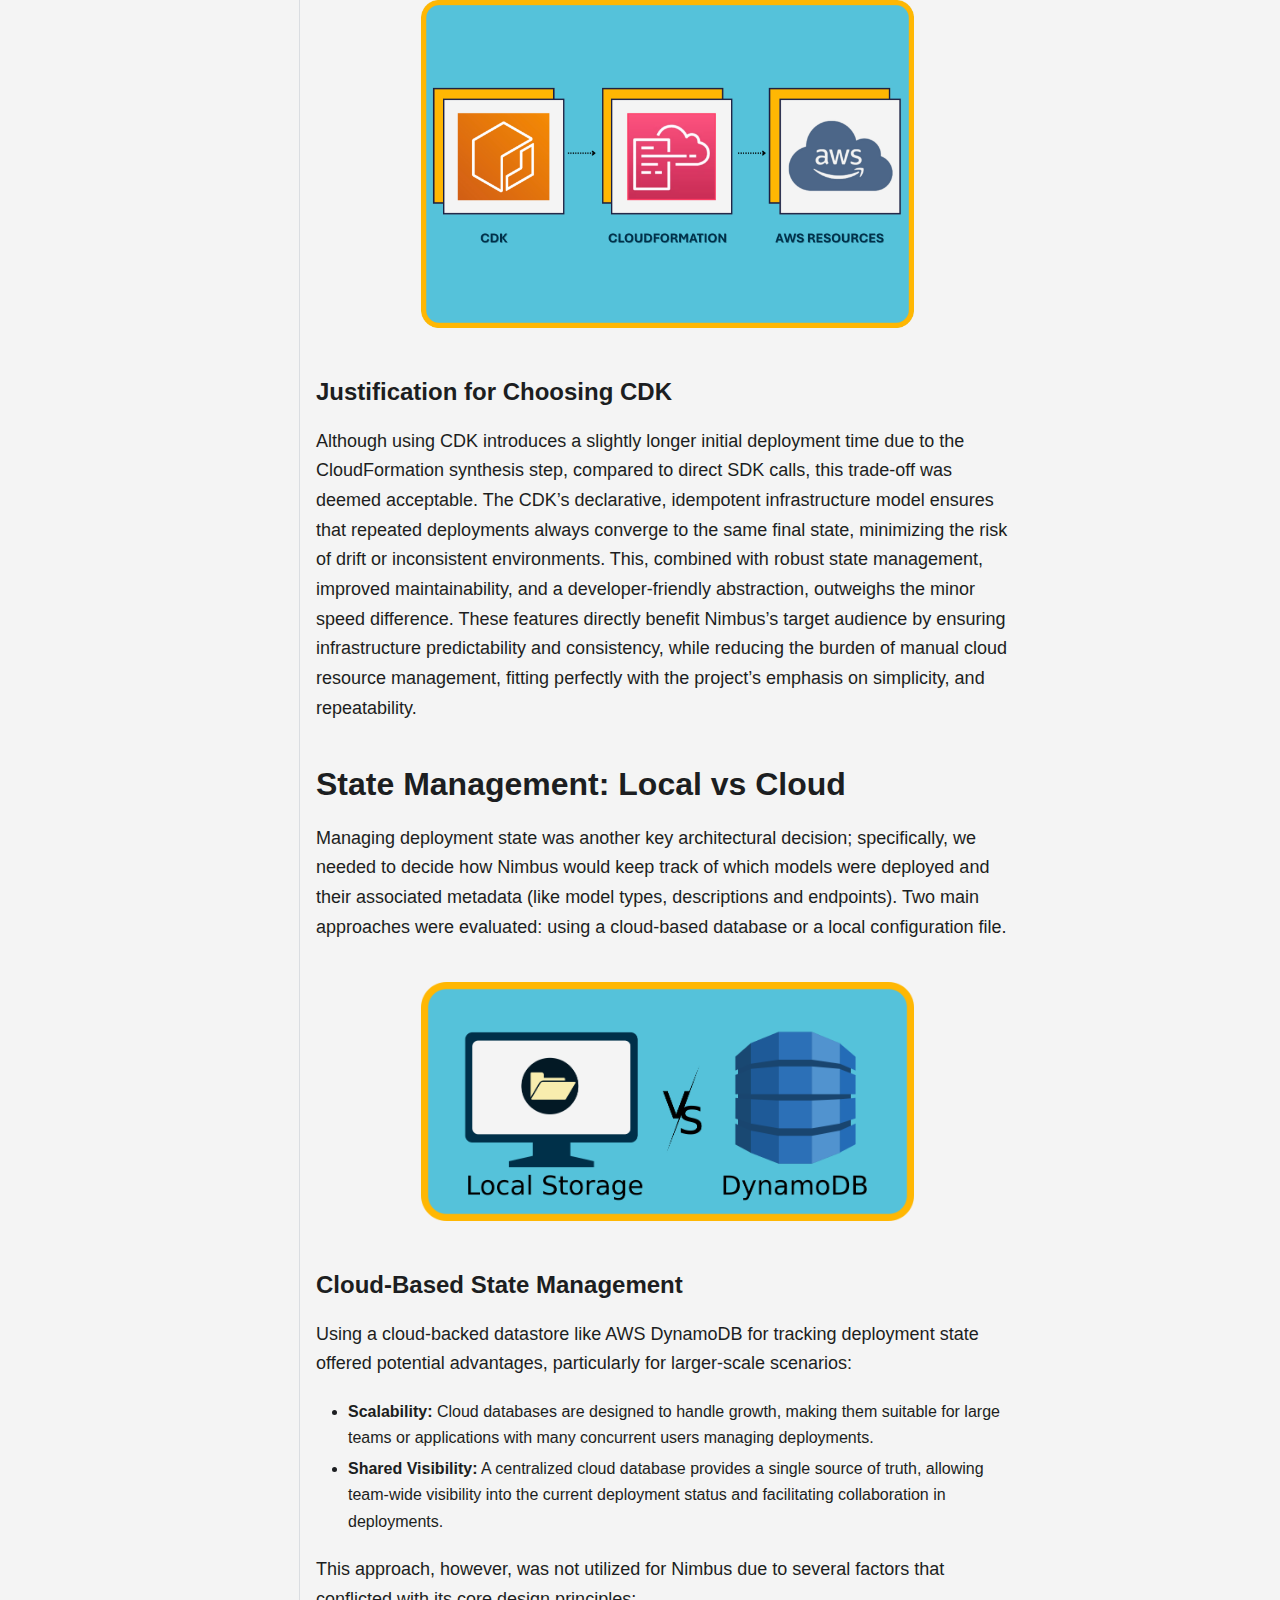
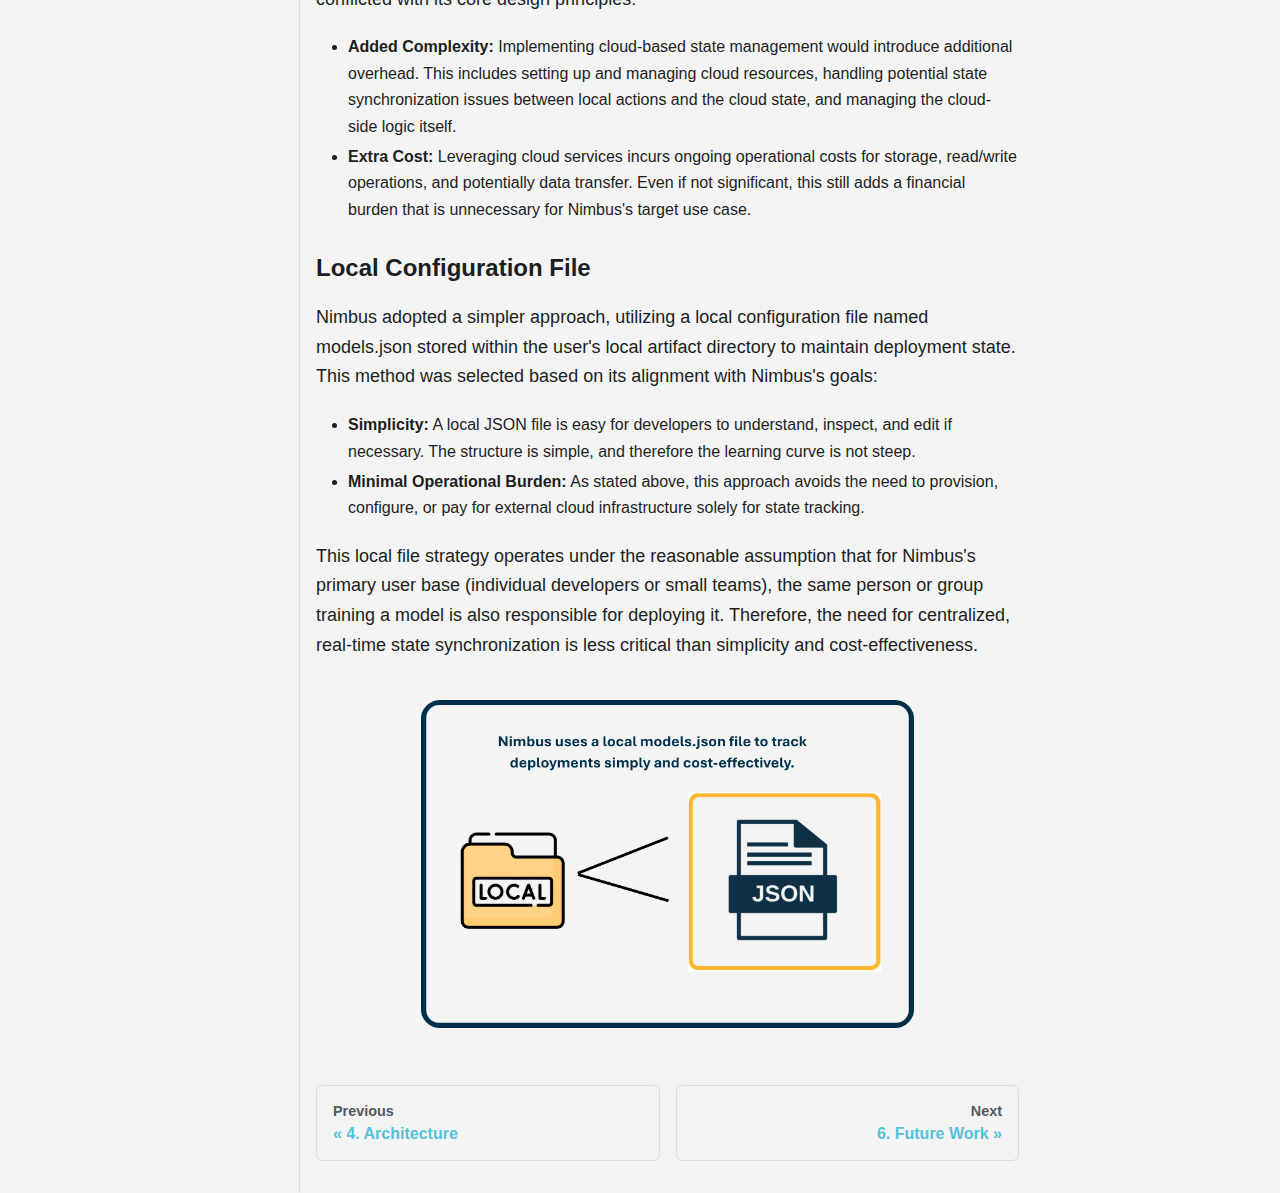
<file: docs/tradeoffs/index.html>
<!doctype html>
<html lang="en" dir="ltr" class="docs-wrapper plugin-docs plugin-id-default docs-version-current docs-doc-page docs-doc-id-tradeoffs" data-has-hydrated="false">
<head>
<meta charset="UTF-8">
<meta name="generator" content="Docusaurus v3.6.3">
<title data-rh="true">Trade-offs and Challenges | Nimbus</title><meta data-rh="true" name="viewport" content="width=device-width,initial-scale=1"><meta data-rh="true" name="twitter:card" content="summary_large_image"><meta data-rh="true" property="og:image" content="https://nimbusNLP.github.io/img/nimbusMain.png"><meta data-rh="true" name="twitter:image" content="https://nimbusNLP.github.io/img/nimbusMain.png"><meta data-rh="true" property="og:url" content="https://nimbusNLP.github.io/docs/tradeoffs"><meta data-rh="true" property="og:locale" content="en"><meta data-rh="true" name="docusaurus_locale" content="en"><meta data-rh="true" name="docsearch:language" content="en"><meta data-rh="true" name="docusaurus_version" content="current"><meta data-rh="true" name="docusaurus_tag" content="docs-default-current"><meta data-rh="true" name="docsearch:version" content="current"><meta data-rh="true" name="docsearch:docusaurus_tag" content="docs-default-current"><meta data-rh="true" property="og:title" content="Trade-offs and Challenges | Nimbus"><meta data-rh="true" name="description" content="Container Hosting on EC2/Fargate vs. Dockerized Lambda"><meta data-rh="true" property="og:description" content="Container Hosting on EC2/Fargate vs. Dockerized Lambda"><link data-rh="true" rel="icon" href="/img/nimbusMain.png"><link data-rh="true" rel="canonical" href="https://nimbusNLP.github.io/docs/tradeoffs"><link data-rh="true" rel="alternate" href="https://nimbusNLP.github.io/docs/tradeoffs" hreflang="en"><link data-rh="true" rel="alternate" href="https://nimbusNLP.github.io/docs/tradeoffs" hreflang="x-default"><link rel="stylesheet" href="/assets/css/styles.e1bdc479.css">
<script src="/assets/js/runtime~main.5f167857.js" defer="defer"></script>
<script src="/assets/js/main.9cb200f9.js" defer="defer"></script>
</head>
<body class="navigation-with-keyboard">
<script>!function(){function t(t){document.documentElement.setAttribute("data-theme",t)}var e=function(){try{return new URLSearchParams(window.location.search).get("docusaurus-theme")}catch(t){}}()||function(){try{return window.localStorage.getItem("theme")}catch(t){}}();t(null!==e?e:"light")}(),function(){try{const n=new URLSearchParams(window.location.search).entries();for(var[t,e]of n)if(t.startsWith("docusaurus-data-")){var a=t.replace("docusaurus-data-","data-");document.documentElement.setAttribute(a,e)}}catch(t){}}()</script><div id="__docusaurus"><div role="region" aria-label="Skip to main content"><a class="skipToContent_fXgn" href="#__docusaurus_skipToContent_fallback">Skip to main content</a></div><nav aria-label="Main" class="navbar navbar--fixed-top"><div class="navbar__inner"><div class="navbar__items"><button aria-label="Toggle navigation bar" aria-expanded="false" class="navbar__toggle clean-btn" type="button"><svg width="30" height="30" viewBox="0 0 30 30" aria-hidden="true"><path stroke="currentColor" stroke-linecap="round" stroke-miterlimit="10" stroke-width="2" d="M4 7h22M4 15h22M4 23h22"></path></svg></button><a class="navbar__brand" href="/"><div class="navbar__logo"><img src="/img/nimbusMain.png" alt="Nimbus Logo" class="themedComponent_mlkZ themedComponent--light_NVdE"><img src="/img/nimbusMain.png" alt="Nimbus Logo" class="themedComponent_mlkZ themedComponent--dark_xIcU"></div><b class="navbar__title text--truncate">Nimbus</b></a></div><div class="navbar__items navbar__items--right"><a class="navbar__item navbar__link" href="/docs/introduction">CASE STUDY</a><a class="navbar__item navbar__link" href="/docs/walkthrough">WALKTHROUGH</a><a class="navbar__item navbar__link" href="/#team">TEAM</a><a href="https://github.com/nimbusNLP" target="_blank" rel="noopener noreferrer" class="navbar__item navbar__link">GITHUB<svg width="13.5" height="13.5" aria-hidden="true" viewBox="0 0 24 24" class="iconExternalLink_nPIU"><path fill="currentColor" d="M21 13v10h-21v-19h12v2h-10v15h17v-8h2zm3-12h-10.988l4.035 4-6.977 7.07 2.828 2.828 6.977-7.07 4.125 4.172v-11z"></path></svg></a><div class="navbarSearchContainer_Bca1"></div></div></div><div role="presentation" class="navbar-sidebar__backdrop"></div></nav><div id="__docusaurus_skipToContent_fallback" class="main-wrapper mainWrapper_z2l0"><div class="docsWrapper_hBAB"><button aria-label="Scroll back to top" class="clean-btn theme-back-to-top-button backToTopButton_sjWU" type="button"></button><div class="docRoot_UBD9"><aside class="theme-doc-sidebar-container docSidebarContainer_YfHR"><div class="sidebarViewport_aRkj"><div class="sidebar_njMd"><nav aria-label="Docs sidebar" class="menu thin-scrollbar menu_SIkG"><ul class="theme-doc-sidebar-menu menu__list"><li class="theme-doc-sidebar-item-link theme-doc-sidebar-item-link-level-1 menu__list-item"><a class="menu__link" href="/docs/introduction">1. Introduction</a></li><li class="theme-doc-sidebar-item-link theme-doc-sidebar-item-link-level-1 menu__list-item"><a class="menu__link" href="/docs/background">2. Background</a></li><li class="theme-doc-sidebar-item-link theme-doc-sidebar-item-link-level-1 menu__list-item"><a class="menu__link" href="/docs/deployment">3. Deployment - The Bridge to Value</a></li><li class="theme-doc-sidebar-item-link theme-doc-sidebar-item-link-level-1 menu__list-item"><a class="menu__link" href="/docs/architecture">4. Architecture</a></li><li class="theme-doc-sidebar-item-link theme-doc-sidebar-item-link-level-1 menu__list-item"><a class="menu__link menu__link--active" aria-current="page" href="/docs/tradeoffs">5. Trade-offs &amp; Challenges</a></li><li class="theme-doc-sidebar-item-link theme-doc-sidebar-item-link-level-1 menu__list-item"><a class="menu__link" href="/docs/futureWork">6. Future Work</a></li><li class="theme-doc-sidebar-item-link theme-doc-sidebar-item-link-level-1 menu__list-item"><a class="menu__link" href="/docs/walkthrough">Walkthrough</a></li></ul></nav></div></div></aside><main class="docMainContainer_TBSr"><div class="container padding-top--md padding-bottom--lg"><div class="row"><div class="col docItemCol_VOVn"><div class="docItemContainer_Djhp"><article><nav class="theme-doc-breadcrumbs breadcrumbsContainer_Z_bl" aria-label="Breadcrumbs"><ul class="breadcrumbs" itemscope="" itemtype="https://schema.org/BreadcrumbList"><li class="breadcrumbs__item"><a aria-label="Home page" class="breadcrumbs__link" href="/"><svg viewBox="0 0 24 24" class="breadcrumbHomeIcon_YNFT"><path d="M10 19v-5h4v5c0 .55.45 1 1 1h3c.55 0 1-.45 1-1v-7h1.7c.46 0 .68-.57.33-.87L12.67 3.6c-.38-.34-.96-.34-1.34 0l-8.36 7.53c-.34.3-.13.87.33.87H5v7c0 .55.45 1 1 1h3c.55 0 1-.45 1-1z" fill="currentColor"></path></svg></a></li><li itemscope="" itemprop="itemListElement" itemtype="https://schema.org/ListItem" class="breadcrumbs__item breadcrumbs__item--active"><span class="breadcrumbs__link" itemprop="name">5. Trade-offs &amp; Challenges</span><meta itemprop="position" content="1"></li></ul></nav><div class="tocCollapsible_ETCw theme-doc-toc-mobile tocMobile_ITEo"><button type="button" class="clean-btn tocCollapsibleButton_TO0P">On this page</button></div><div class="theme-doc-markdown markdown"><header><h1>Trade-offs and Challenges</h1></header>
<h2 class="anchor anchorWithStickyNavbar_LWe7" id="container-hosting-on-ec2fargate-vs-dockerized-lambda">Container Hosting on EC2/Fargate vs. Dockerized Lambda<a href="#container-hosting-on-ec2fargate-vs-dockerized-lambda" class="hash-link" aria-label="Direct link to Container Hosting on EC2/Fargate vs. Dockerized Lambda" title="Direct link to Container Hosting on EC2/Fargate vs. Dockerized Lambda">​</a></h2>
<p>Selecting the appropriate compute layer for model inference was a critical architectural decision for Nimbus, balancing scalability, cost, and operational simplicity. The team evaluated options ranging from traditional container hosting to fully serverless functions, ultimately comparing two primary serverless strategies: <strong>AWS Elastic Container Service (ECS) with Fargate</strong> and <strong>Dockerized AWS Lambda</strong> functions.</p>
<h3 class="anchor anchorWithStickyNavbar_LWe7" id="ecs-with-fargate">ECS with Fargate<a href="#ecs-with-fargate" class="hash-link" aria-label="Direct link to ECS with Fargate" title="Direct link to ECS with Fargate">​</a></h3>
<p>Using <strong>ECS with Fargate</strong> offers a serverless compute engine for containers, removing the need to manage underlying EC2 instances directly. This approach provides a familiar container-based workflow, potentially appealing to teams with existing containerization experience. Its advantages include greater flexibility than Lambda in terms of maximum execution duration and more traditional networking configurations.</p>
<p>However, for Nimbus&#x27;s specific goals, several drawbacks were identified. Fargate still necessitates managing ECS task definitions and services, introducing a layer of <strong>orchestration overhead</strong> that contrasts with Nimbus&#x27;s aim for maximum simplicity. Furthermore, its pricing model (per vCPU/memory per second, often with minimum durations) could prove less cost-effective than Lambda for the highly <strong>intermittent, low-traffic workloads</strong> anticipated for Nimbus users, potentially incurring costs even during <strong>idle periods</strong>.</p>
<figure><img src="/img/ecsFargatevsLambda.png" class="image" alt="image" width="70%"></figure>
<h3 class="anchor anchorWithStickyNavbar_LWe7" id="dockerized-aws-lambda">Dockerized AWS Lambda<a href="#dockerized-aws-lambda" class="hash-link" aria-label="Direct link to Dockerized AWS Lambda" title="Direct link to Dockerized AWS Lambda">​</a></h3>
<p>The team ultimately selected <strong>Dockerized AWS Lambda</strong> as the compute layer, determining it aligned most strongly with Nimbus’s core goals of maximizing <strong>simplicity</strong> and <strong>cost-efficiency</strong> for users deploying lightweight models. As a fully managed function-as-a-service platform, Lambda entirely abstracts away server and orchestration concerns.</p>
<p>The key advantages driving this decision were Lambda&#x27;s <strong>automatic scaling</strong> based on demand (from zero upwards), its true <strong>pay-per-invocation cost model</strong> (billed per millisecond, ideal for intermittent traffic), and the elimination of infrastructure management. Crucially, Lambda&#x27;s support for <strong>Docker container images</strong> allows users to reliably package complex Python dependencies (like spaCy) using familiar tooling, overcoming traditional deployment package limitations. Additionally, the <strong>seamless integration</strong> with API Gateway, provisioned via Nimbus&#x27;s AWS CDK stack, simplifies exposing models as secure HTTP endpoints.</p>
<p>This choice required accepting certain <strong>trade-offs</strong> inherent to Lambda. These include the 15-minute maximum execution duration, memory limits (up to 10GB), lack of direct GPU access, and the potential for <strong>cold start latency</strong> on infrequent invocations.</p>
<figure><img src="/img/dockerizedLambda.png" class="image" alt="dockerized lambda image" width="30%"></figure>
<h3 class="anchor anchorWithStickyNavbar_LWe7" id="justification-for-choosing-lambda">Justification for Choosing Lambda<a href="#justification-for-choosing-lambda" class="hash-link" aria-label="Direct link to Justification for Choosing Lambda" title="Direct link to Justification for Choosing Lambda">​</a></h3>
<p>After evaluating both options, the Dockerized Lambda approach was chosen because its benefits directly addressed Nimbus&#x27;s primary objectives, while its limitations were considered acceptable for the target use case. The significant reduction in operational overhead, the cost model optimized for sporadic usage, and the ease of packaging complex dependencies via Docker outweighed the constraints on execution time and resources. While Fargate offered more flexibility in some areas, its orchestration requirements and less granular pricing model presented potential barriers to the simplicity and cost-effectiveness Nimbus aims to provide. Therefore, Lambda provided the optimal balance, best embodying Nimbus&#x27;s value proposition of abstraction and simplicity for individual developers and small teams deploying task-specific NLP models.</p>
<figure><img src="/img/LambdaFargateComparison.png" class="image" alt="lambda vs fargate image" width="80%"></figure>
<h2 class="anchor anchorWithStickyNavbar_LWe7" id="aws-cdk-vs-aws-sdk">AWS CDK vs. AWS SDK<a href="#aws-cdk-vs-aws-sdk" class="hash-link" aria-label="Direct link to AWS CDK vs. AWS SDK" title="Direct link to AWS CDK vs. AWS SDK">​</a></h2>
<p>The team also evaluated how Nimbus would define and manage cloud infrastructure, including API Gateway and Lambda functions. The choice lay between direct interaction via the <strong>AWS SDK (Software Development Kit)</strong> and a higher-level abstraction using the <strong>AWS CDK (Cloud Development Kit)</strong>.</p>
<figure><img src="/img/cdkVsSdk.png" class="image" alt="cdk vs sdk image" width="70%"></figure>
<h3 class="anchor anchorWithStickyNavbar_LWe7" id="aws-sdk">AWS SDK<a href="#aws-sdk" class="hash-link" aria-label="Direct link to AWS SDK" title="Direct link to AWS SDK">​</a></h3>
<p>Using the AWS SDK would involve making direct API calls to AWS services. This <strong>imperative approach</strong> could potentially allow for faster initial infrastructure provisioning times, as resources are created immediately via API interactions without an intermediate synthesis step. This was confirmed during the creation of a prototype utilizing the SDK for our infrastructure management, where we did see faster provisioning, often with deployment occurring in under a minute.</p>
<p>This method, however, presented significant drawbacks that were misaligned with Nimbus&#x27;s goals. For example, using the SDK would require <strong>manual management</strong> of resource creation, tracking, and updates. Of particular importance, the absence of state tracking could result in deployments facing a high risk of infrastructure misalignment where the actual infrastructure could easily become inconsistent with the intended configuration, especially across multiple updates. This lack of state management would hinder reliability and repeatability.</p>
<figure><img src="/img/sdkToAWS.png" class="image" alt=" sdk image" width="70%"></figure>
<h3 class="anchor anchorWithStickyNavbar_LWe7" id="aws-cdk">AWS CDK<a href="#aws-cdk" class="hash-link" aria-label="Direct link to AWS CDK" title="Direct link to AWS CDK">​</a></h3>
<p>Our team ultimately chose to adopt the <strong>AWS Cloud Development Kit (CDK)</strong> as the standard for infrastructure provisioning. This decision prioritized long-term maintainability, reliability, and a better developer experience for managing cloud resources.</p>
<p>The CDK facilitates a <strong>declarative Infrastructure as Code (IaC)</strong> approach, synthesizing code into AWS CloudFormation templates while providing <strong>reliable state management</strong> and ensuring repeatable deployments with safer updates. Furthermore, its <strong>integrated deployment flow</strong> fits naturally into Nimbus’s CLI-driven workflow, offering safeguards like dependency resolution and automated rollback mechanisms. Finally, using CDK or other IaC tools are considered best-practice when provisioning AWS-specific infrastructure. Deployment times using the CDK generally occur within minutes.</p>
<figure><img src="/img/CDKtoAWS.png" class="image" alt="CDK image" width="70%"></figure>
<h3 class="anchor anchorWithStickyNavbar_LWe7" id="justification-for-choosing-cdk">Justification for Choosing CDK<a href="#justification-for-choosing-cdk" class="hash-link" aria-label="Direct link to Justification for Choosing CDK" title="Direct link to Justification for Choosing CDK">​</a></h3>
<p>Although using CDK introduces a slightly longer initial deployment time due to the CloudFormation synthesis step, compared to direct SDK calls, this trade-off was deemed acceptable. The CDK’s declarative, idempotent infrastructure model ensures that repeated deployments always converge to the same final state, minimizing the risk of drift or inconsistent environments. This, combined with robust state management, improved maintainability, and a developer-friendly abstraction, outweighs the minor speed difference. These features directly benefit Nimbus’s target audience by ensuring infrastructure predictability and consistency, while reducing the burden of manual cloud resource management, fitting perfectly with the project’s emphasis on simplicity, and repeatability.</p>
<h2 class="anchor anchorWithStickyNavbar_LWe7" id="state-management-local-vs-cloud">State Management: Local vs Cloud<a href="#state-management-local-vs-cloud" class="hash-link" aria-label="Direct link to State Management: Local vs Cloud" title="Direct link to State Management: Local vs Cloud">​</a></h2>
<p>Managing deployment state was another key architectural decision; specifically, we needed to decide how Nimbus would keep track of which models were deployed and their associated metadata (like model types, descriptions and endpoints). Two main approaches were evaluated: using a cloud-based database or a local configuration file.</p>
<figure><img src="/img/localStorageVsCloud.png" class="image" alt="loacal storage vs cloud image" width="70%"></figure>
<h3 class="anchor anchorWithStickyNavbar_LWe7" id="cloud-based-state-management">Cloud-Based State Management<a href="#cloud-based-state-management" class="hash-link" aria-label="Direct link to Cloud-Based State Management" title="Direct link to Cloud-Based State Management">​</a></h3>
<p>Using a cloud-backed datastore like AWS DynamoDB for tracking deployment state offered potential advantages, particularly for larger-scale scenarios:</p>
<ul>
<li><strong>Scalability:</strong> Cloud databases are designed to handle growth, making them suitable for large teams or applications with many concurrent users managing deployments.</li>
<li><strong>Shared Visibility:</strong> A centralized cloud database provides a single source of truth, allowing team-wide visibility into the current deployment status and facilitating collaboration in deployments.</li>
</ul>
<p>This approach, however, was not utilized for Nimbus due to several factors that conflicted with its core design principles:</p>
<ul>
<li><strong>Added Complexity:</strong> Implementing cloud-based state management would introduce additional overhead. This includes setting up and managing cloud resources, handling potential state synchronization issues between local actions and the cloud state, and managing the cloud-side logic itself.</li>
<li><strong>Extra Cost:</strong> Leveraging cloud services incurs ongoing operational costs for storage, read/write operations, and potentially data transfer. Even if not significant, this still adds a financial burden that is unnecessary for Nimbus&#x27;s target use case.</li>
</ul>
<h3 class="anchor anchorWithStickyNavbar_LWe7" id="local-configuration-file">Local Configuration File<a href="#local-configuration-file" class="hash-link" aria-label="Direct link to Local Configuration File" title="Direct link to Local Configuration File">​</a></h3>
<p>Nimbus adopted a simpler approach, utilizing a local configuration file named models.json stored within the user&#x27;s local artifact directory to maintain deployment state. This method was selected based on its alignment with Nimbus&#x27;s goals:</p>
<ul>
<li><strong>Simplicity:</strong> A local JSON file is easy for developers to understand, inspect, and edit if necessary. The structure is simple, and therefore the learning curve is not steep.</li>
<li><strong>Minimal Operational Burden:</strong> As stated above, this approach avoids the need to provision, configure, or pay for external cloud infrastructure solely for state tracking.</li>
</ul>
<p>This local file strategy operates under the reasonable assumption that for Nimbus&#x27;s primary user base (individual developers or small teams), the same person or group training a model is also responsible for deploying it. Therefore, the need for centralized, real-time state synchronization is less critical than simplicity and cost-effectiveness.</p>
<figure><img src="/img/LocalFileStorage.png" class="image" alt="loacal file storage image" width="70%"></figure></div></article><nav class="pagination-nav docusaurus-mt-lg" aria-label="Docs pages"><a class="pagination-nav__link pagination-nav__link--prev" href="/docs/architecture"><div class="pagination-nav__sublabel">Previous</div><div class="pagination-nav__label">4. Architecture</div></a><a class="pagination-nav__link pagination-nav__link--next" href="/docs/futureWork"><div class="pagination-nav__sublabel">Next</div><div class="pagination-nav__label">6. Future Work</div></a></nav></div></div><div class="col col--3"><div class="tableOfContents_bqdL thin-scrollbar theme-doc-toc-desktop"><ul class="table-of-contents table-of-contents__left-border"><li><a href="#container-hosting-on-ec2fargate-vs-dockerized-lambda" class="table-of-contents__link toc-highlight">Container Hosting on EC2/Fargate vs. Dockerized Lambda</a><ul><li><a href="#ecs-with-fargate" class="table-of-contents__link toc-highlight">ECS with Fargate</a></li><li><a href="#dockerized-aws-lambda" class="table-of-contents__link toc-highlight">Dockerized AWS Lambda</a></li><li><a href="#justification-for-choosing-lambda" class="table-of-contents__link toc-highlight">Justification for Choosing Lambda</a></li></ul></li><li><a href="#aws-cdk-vs-aws-sdk" class="table-of-contents__link toc-highlight">AWS CDK vs. AWS SDK</a><ul><li><a href="#aws-sdk" class="table-of-contents__link toc-highlight">AWS SDK</a></li><li><a href="#aws-cdk" class="table-of-contents__link toc-highlight">AWS CDK</a></li><li><a href="#justification-for-choosing-cdk" class="table-of-contents__link toc-highlight">Justification for Choosing CDK</a></li></ul></li><li><a href="#state-management-local-vs-cloud" class="table-of-contents__link toc-highlight">State Management: Local vs Cloud</a><ul><li><a href="#cloud-based-state-management" class="table-of-contents__link toc-highlight">Cloud-Based State Management</a></li><li><a href="#local-configuration-file" class="table-of-contents__link toc-highlight">Local Configuration File</a></li></ul></li></ul></div></div></div></div></main></div></div></div></div>
</body>
</html>
</file>
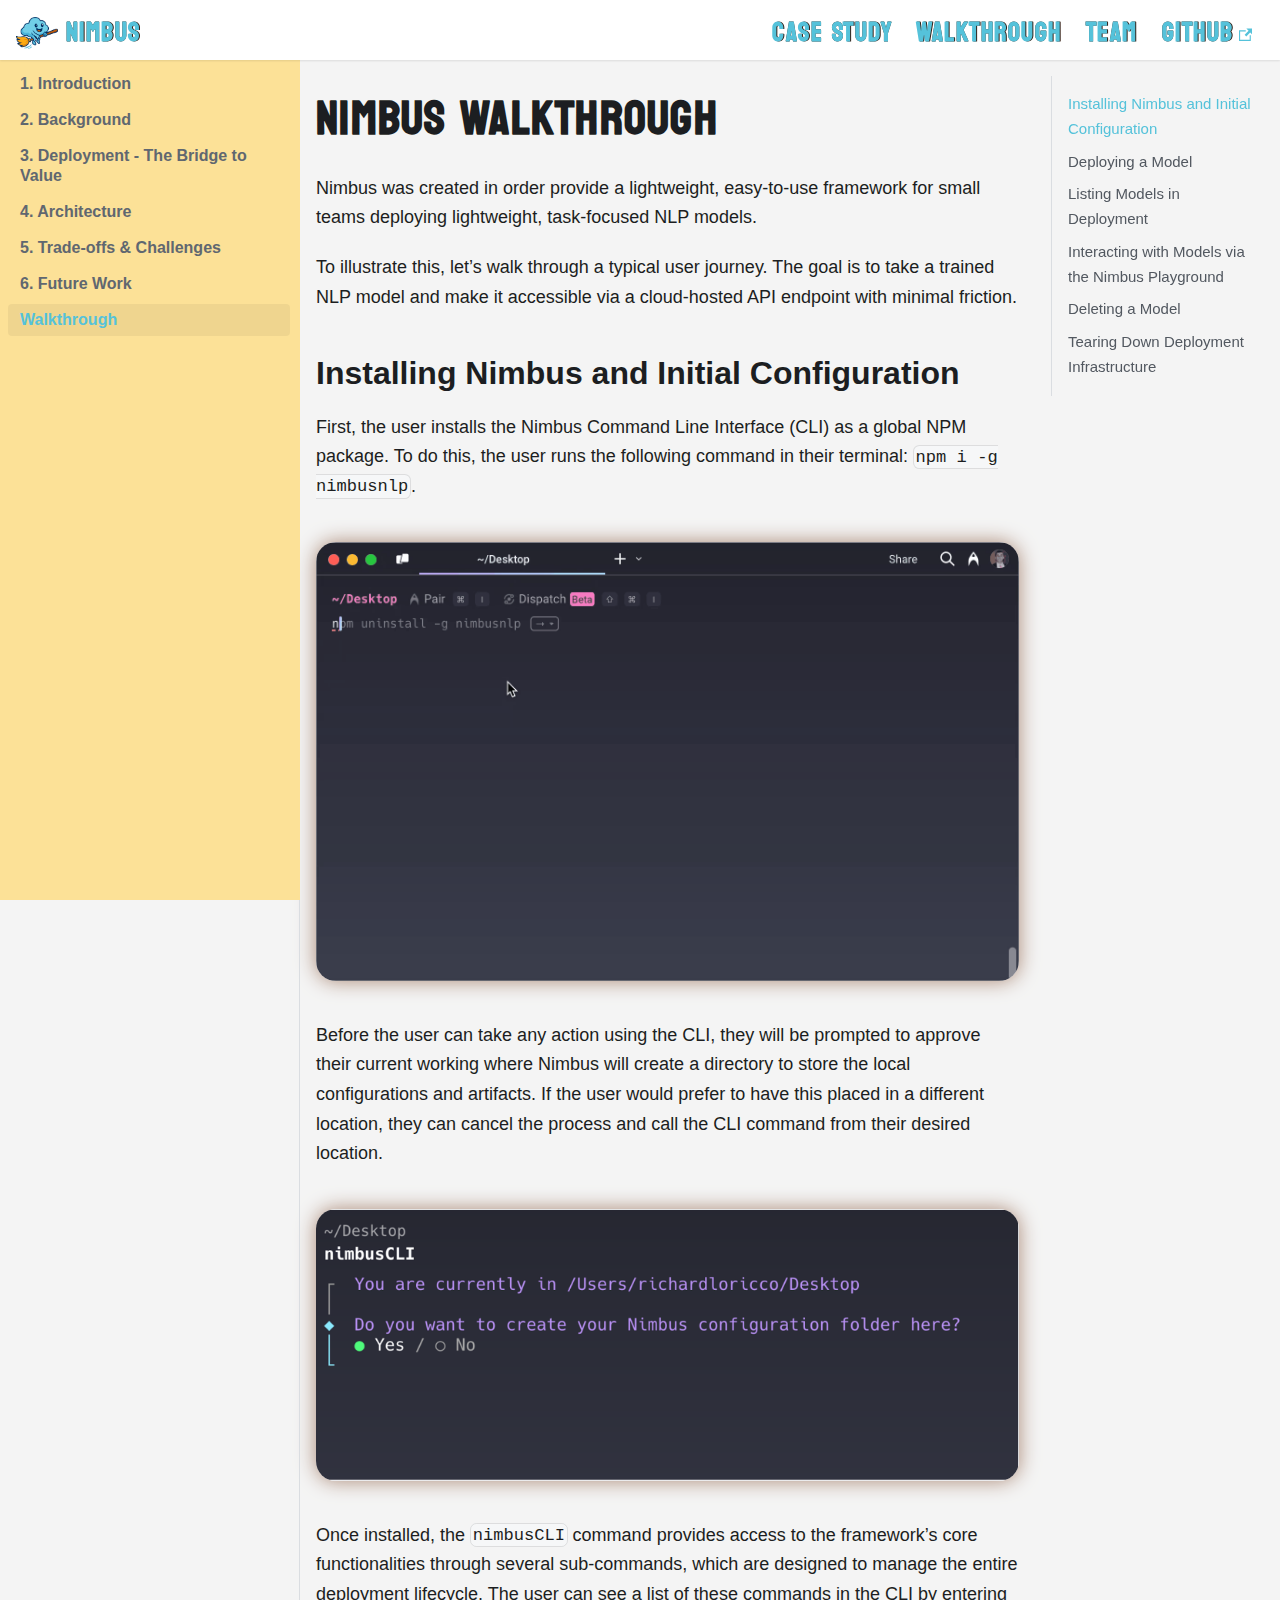
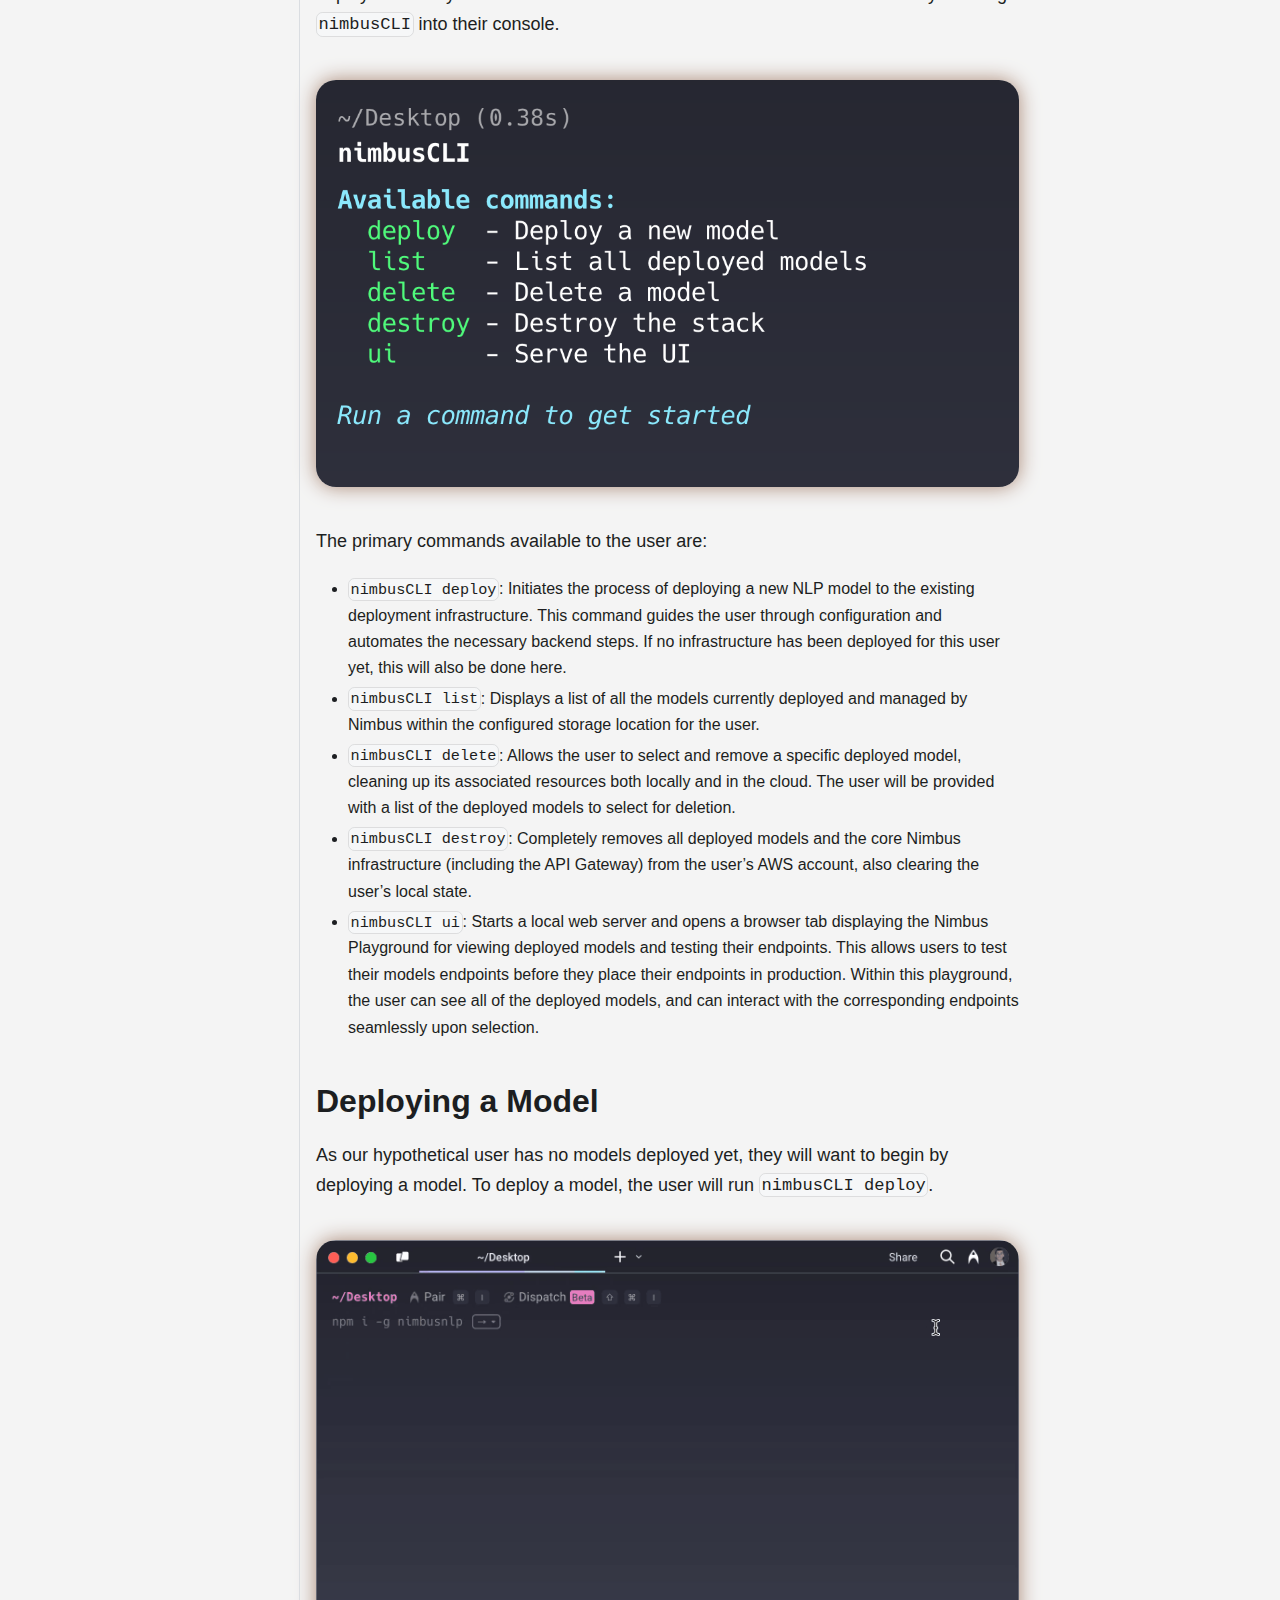
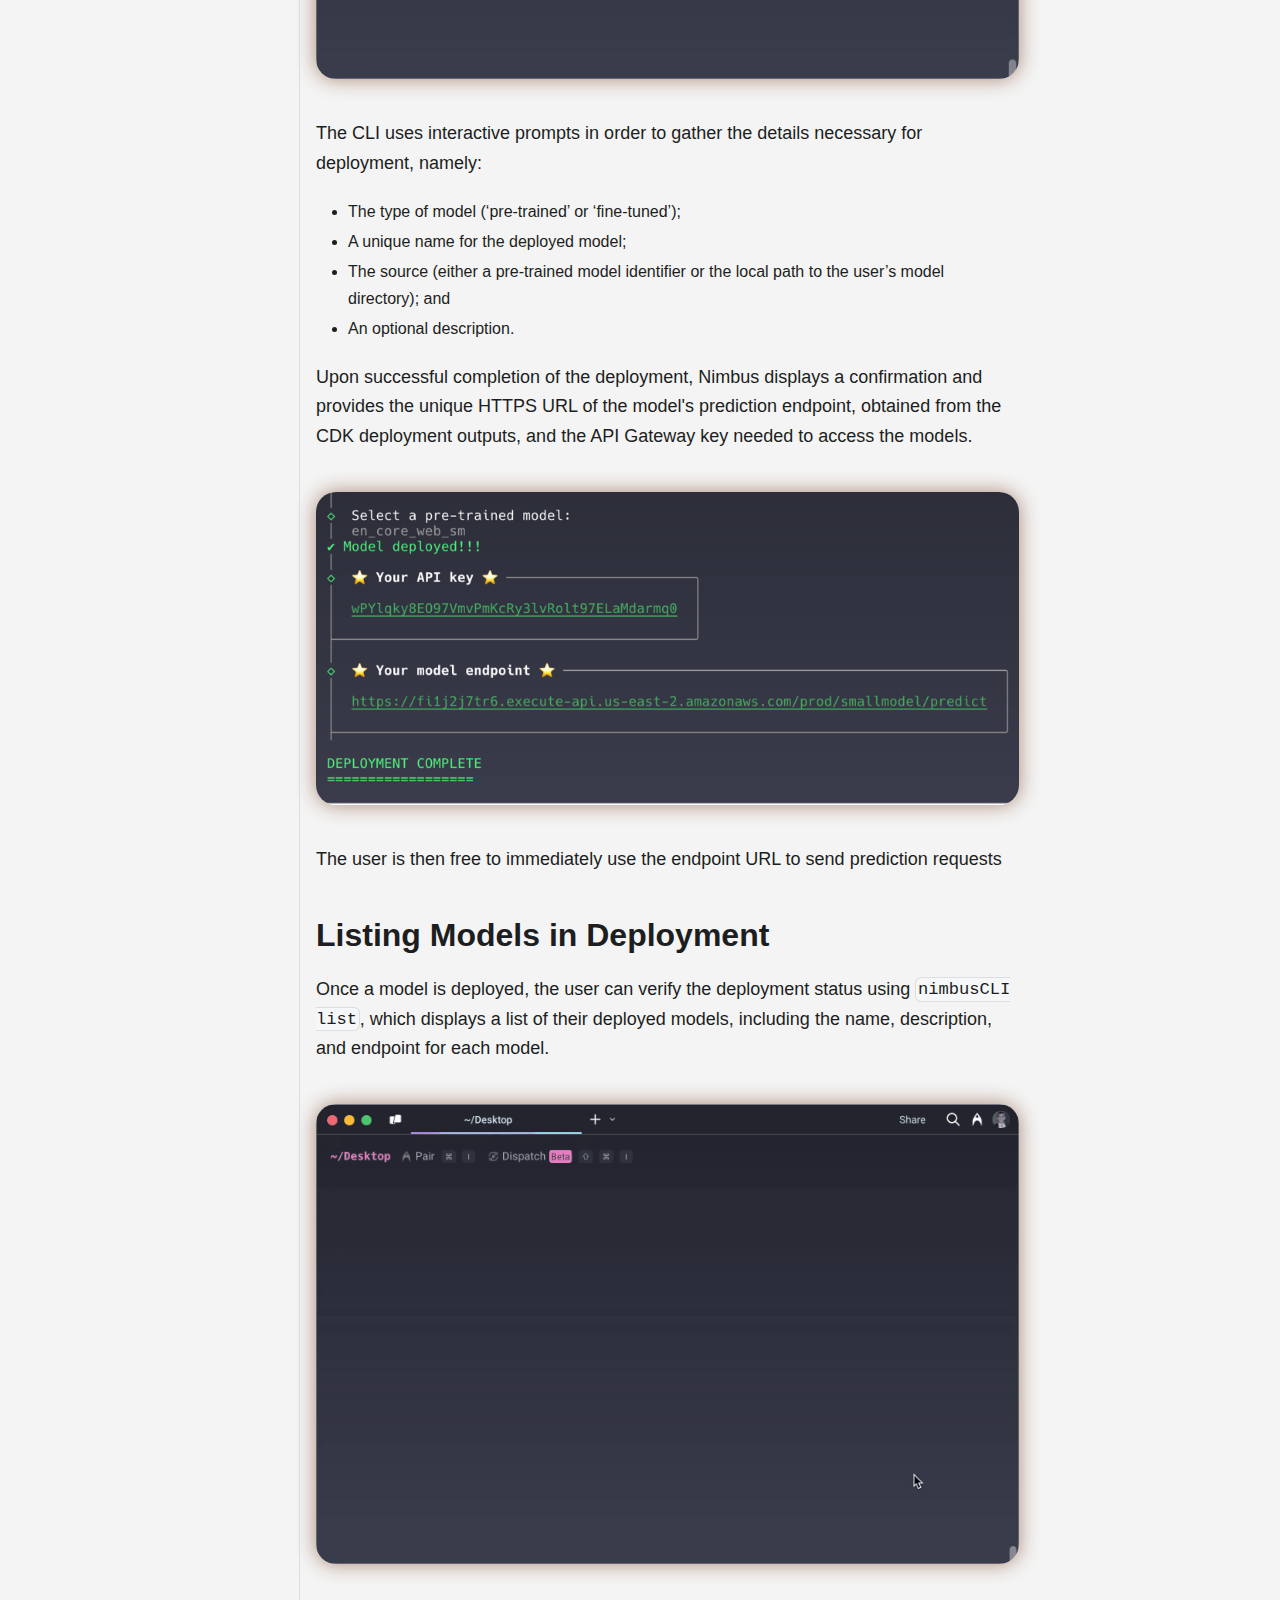
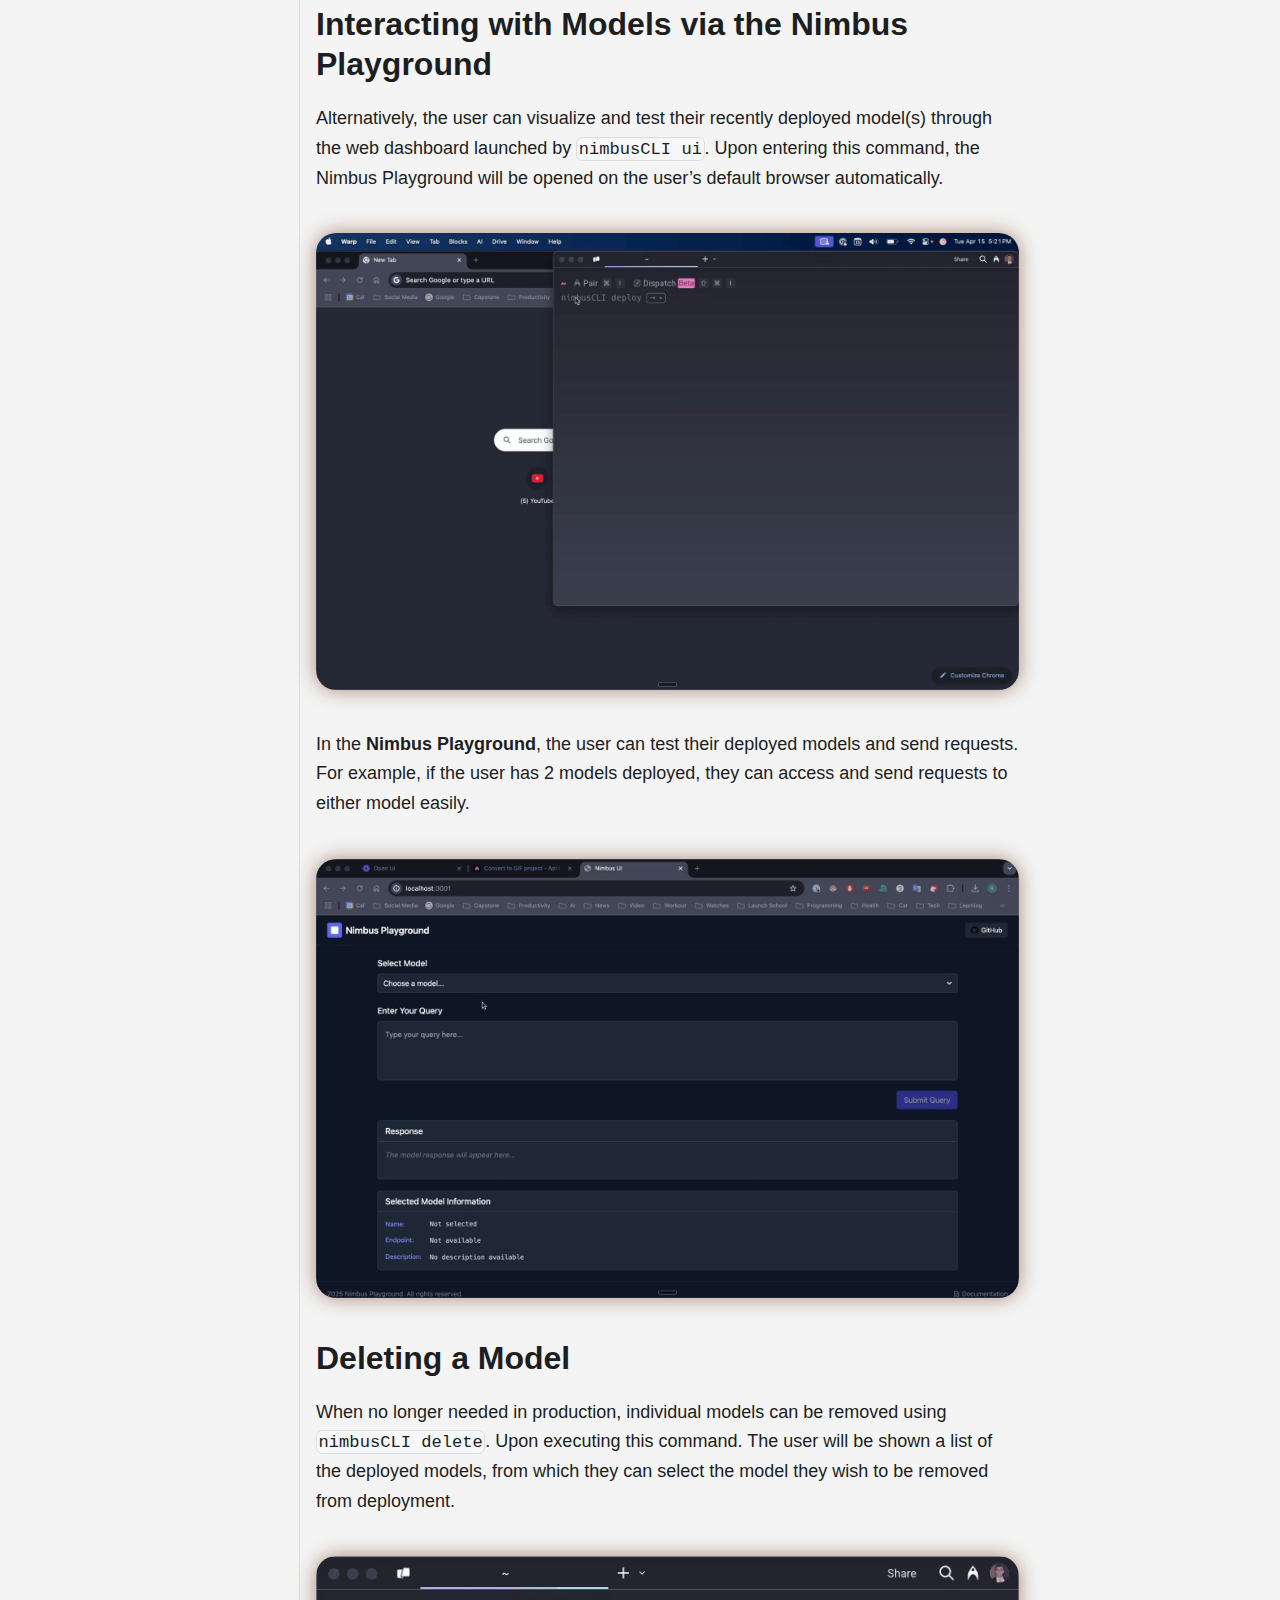
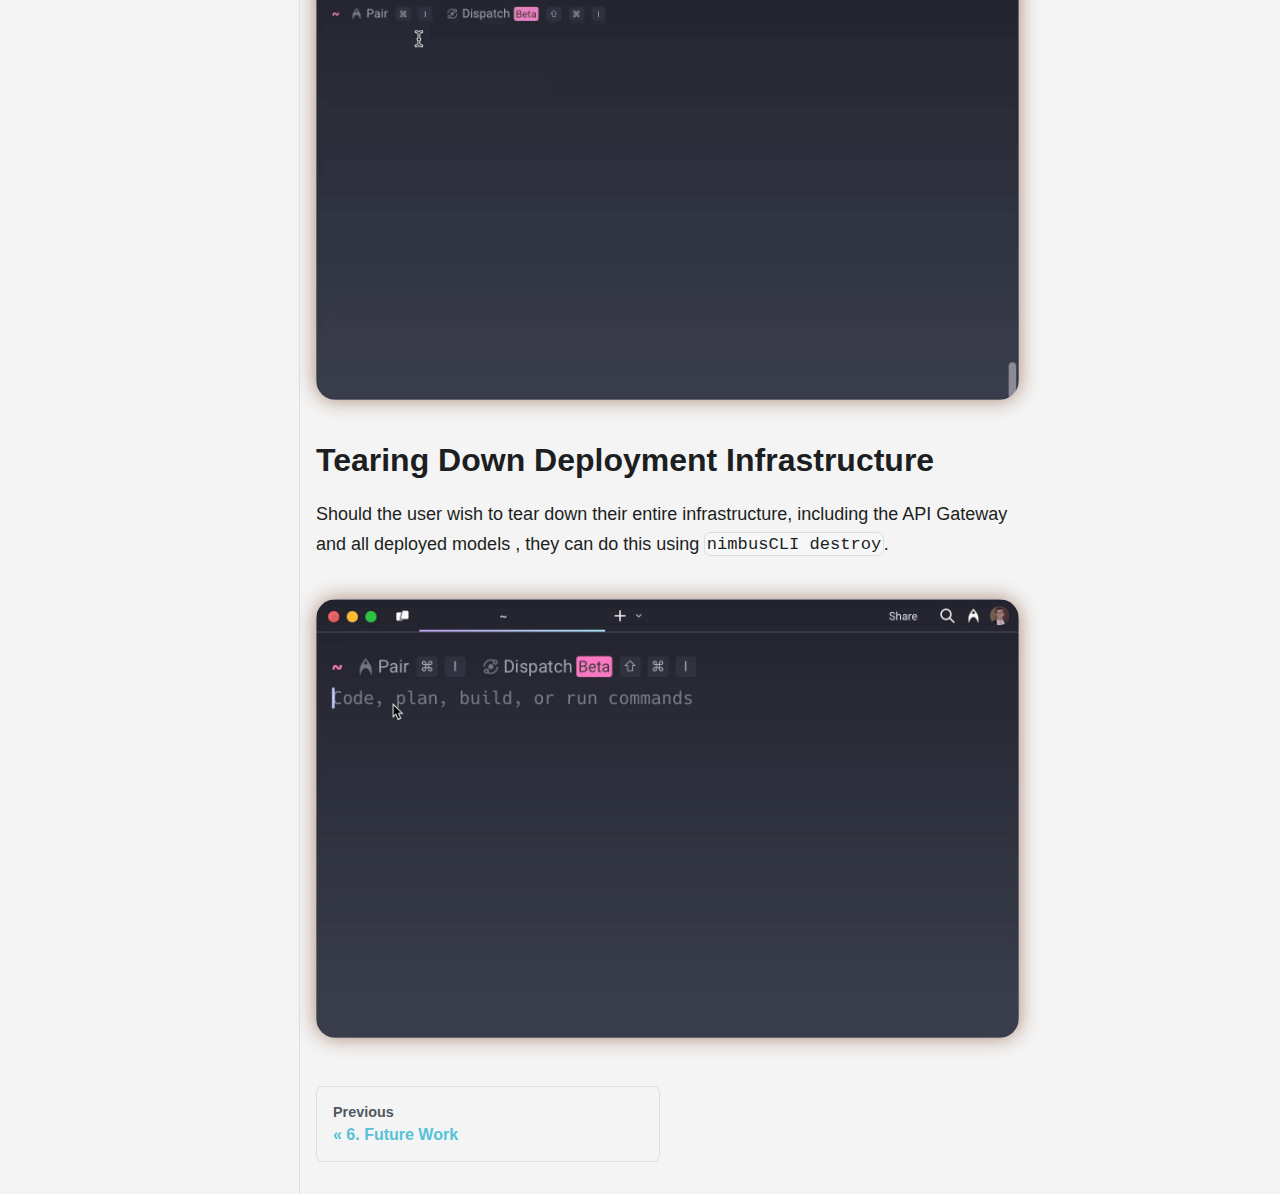
<file: docs/walkthrough/index.html>
<!doctype html>
<html lang="en" dir="ltr" class="docs-wrapper plugin-docs plugin-id-default docs-version-current docs-doc-page docs-doc-id-walkthrough" data-has-hydrated="false">
<head>
<meta charset="UTF-8">
<meta name="generator" content="Docusaurus v3.6.3">
<title data-rh="true">Nimbus Walkthrough | Nimbus</title><meta data-rh="true" name="viewport" content="width=device-width,initial-scale=1"><meta data-rh="true" name="twitter:card" content="summary_large_image"><meta data-rh="true" property="og:image" content="https://nimbusNLP.github.io/img/nimbusMain.png"><meta data-rh="true" name="twitter:image" content="https://nimbusNLP.github.io/img/nimbusMain.png"><meta data-rh="true" property="og:url" content="https://nimbusNLP.github.io/docs/walkthrough"><meta data-rh="true" property="og:locale" content="en"><meta data-rh="true" name="docusaurus_locale" content="en"><meta data-rh="true" name="docsearch:language" content="en"><meta data-rh="true" name="docusaurus_version" content="current"><meta data-rh="true" name="docusaurus_tag" content="docs-default-current"><meta data-rh="true" name="docsearch:version" content="current"><meta data-rh="true" name="docsearch:docusaurus_tag" content="docs-default-current"><meta data-rh="true" property="og:title" content="Nimbus Walkthrough | Nimbus"><meta data-rh="true" name="description" content="Nimbus was created in order provide a lightweight, easy-to-use framework for small teams deploying lightweight, task-focused NLP models."><meta data-rh="true" property="og:description" content="Nimbus was created in order provide a lightweight, easy-to-use framework for small teams deploying lightweight, task-focused NLP models."><link data-rh="true" rel="icon" href="/img/nimbusMain.png"><link data-rh="true" rel="canonical" href="https://nimbusNLP.github.io/docs/walkthrough"><link data-rh="true" rel="alternate" href="https://nimbusNLP.github.io/docs/walkthrough" hreflang="en"><link data-rh="true" rel="alternate" href="https://nimbusNLP.github.io/docs/walkthrough" hreflang="x-default"><link rel="stylesheet" href="/assets/css/styles.e1bdc479.css">
<script src="/assets/js/runtime~main.90f80739.js" defer="defer"></script>
<script src="/assets/js/main.6263a42d.js" defer="defer"></script>
</head>
<body class="navigation-with-keyboard">
<script>!function(){function t(t){document.documentElement.setAttribute("data-theme",t)}var e=function(){try{return new URLSearchParams(window.location.search).get("docusaurus-theme")}catch(t){}}()||function(){try{return window.localStorage.getItem("theme")}catch(t){}}();t(null!==e?e:"light")}(),function(){try{const n=new URLSearchParams(window.location.search).entries();for(var[t,e]of n)if(t.startsWith("docusaurus-data-")){var a=t.replace("docusaurus-data-","data-");document.documentElement.setAttribute(a,e)}}catch(t){}}()</script><div id="__docusaurus"><div role="region" aria-label="Skip to main content"><a class="skipToContent_fXgn" href="#__docusaurus_skipToContent_fallback">Skip to main content</a></div><nav aria-label="Main" class="navbar navbar--fixed-top"><div class="navbar__inner"><div class="navbar__items"><button aria-label="Toggle navigation bar" aria-expanded="false" class="navbar__toggle clean-btn" type="button"><svg width="30" height="30" viewBox="0 0 30 30" aria-hidden="true"><path stroke="currentColor" stroke-linecap="round" stroke-miterlimit="10" stroke-width="2" d="M4 7h22M4 15h22M4 23h22"></path></svg></button><a class="navbar__brand" href="/"><div class="navbar__logo"><img src="/img/nimbusMain.png" alt="Nimbus Logo" class="themedComponent_mlkZ themedComponent--light_NVdE"><img src="/img/nimbusMain.png" alt="Nimbus Logo" class="themedComponent_mlkZ themedComponent--dark_xIcU"></div><b class="navbar__title text--truncate">Nimbus</b></a></div><div class="navbar__items navbar__items--right"><a class="navbar__item navbar__link" href="/docs/introduction">CASE STUDY</a><a aria-current="page" class="navbar__item navbar__link navbar__link--active" href="/docs/walkthrough">WALKTHROUGH</a><a class="navbar__item navbar__link" href="/#team">TEAM</a><a href="https://github.com/nimbusNLP" target="_blank" rel="noopener noreferrer" class="navbar__item navbar__link">GITHUB<svg width="13.5" height="13.5" aria-hidden="true" viewBox="0 0 24 24" class="iconExternalLink_nPIU"><path fill="currentColor" d="M21 13v10h-21v-19h12v2h-10v15h17v-8h2zm3-12h-10.988l4.035 4-6.977 7.07 2.828 2.828 6.977-7.07 4.125 4.172v-11z"></path></svg></a><div class="navbarSearchContainer_Bca1"></div></div></div><div role="presentation" class="navbar-sidebar__backdrop"></div></nav><div id="__docusaurus_skipToContent_fallback" class="main-wrapper mainWrapper_z2l0"><div class="docsWrapper_hBAB"><button aria-label="Scroll back to top" class="clean-btn theme-back-to-top-button backToTopButton_sjWU" type="button"></button><div class="docRoot_UBD9"><aside class="theme-doc-sidebar-container docSidebarContainer_YfHR"><div class="sidebarViewport_aRkj"><div class="sidebar_njMd"><nav aria-label="Docs sidebar" class="menu thin-scrollbar menu_SIkG"><ul class="theme-doc-sidebar-menu menu__list"><li class="theme-doc-sidebar-item-link theme-doc-sidebar-item-link-level-1 menu__list-item"><a class="menu__link" href="/docs/introduction">1. Introduction</a></li><li class="theme-doc-sidebar-item-link theme-doc-sidebar-item-link-level-1 menu__list-item"><a class="menu__link" href="/docs/background">2. Background</a></li><li class="theme-doc-sidebar-item-link theme-doc-sidebar-item-link-level-1 menu__list-item"><a class="menu__link" href="/docs/deployment">3. Deployment - The Bridge to Value</a></li><li class="theme-doc-sidebar-item-link theme-doc-sidebar-item-link-level-1 menu__list-item"><a class="menu__link" href="/docs/architecture">4. Architecture</a></li><li class="theme-doc-sidebar-item-link theme-doc-sidebar-item-link-level-1 menu__list-item"><a class="menu__link" href="/docs/tradeoffs">5. Trade-offs &amp; Challenges</a></li><li class="theme-doc-sidebar-item-link theme-doc-sidebar-item-link-level-1 menu__list-item"><a class="menu__link" href="/docs/futureWork">6. Future Work</a></li><li class="theme-doc-sidebar-item-link theme-doc-sidebar-item-link-level-1 menu__list-item"><a class="menu__link menu__link--active" aria-current="page" href="/docs/walkthrough">Walkthrough</a></li></ul></nav></div></div></aside><main class="docMainContainer_TBSr"><div class="container padding-top--md padding-bottom--lg"><div class="row"><div class="col docItemCol_VOVn"><div class="docItemContainer_Djhp"><article><nav class="theme-doc-breadcrumbs breadcrumbsContainer_Z_bl" aria-label="Breadcrumbs"><ul class="breadcrumbs" itemscope="" itemtype="https://schema.org/BreadcrumbList"><li class="breadcrumbs__item"><a aria-label="Home page" class="breadcrumbs__link" href="/"><svg viewBox="0 0 24 24" class="breadcrumbHomeIcon_YNFT"><path d="M10 19v-5h4v5c0 .55.45 1 1 1h3c.55 0 1-.45 1-1v-7h1.7c.46 0 .68-.57.33-.87L12.67 3.6c-.38-.34-.96-.34-1.34 0l-8.36 7.53c-.34.3-.13.87.33.87H5v7c0 .55.45 1 1 1h3c.55 0 1-.45 1-1z" fill="currentColor"></path></svg></a></li><li itemscope="" itemprop="itemListElement" itemtype="https://schema.org/ListItem" class="breadcrumbs__item breadcrumbs__item--active"><span class="breadcrumbs__link" itemprop="name">Walkthrough</span><meta itemprop="position" content="1"></li></ul></nav><div class="tocCollapsible_ETCw theme-doc-toc-mobile tocMobile_ITEo"><button type="button" class="clean-btn tocCollapsibleButton_TO0P">On this page</button></div><div class="theme-doc-markdown markdown"><header><h1>Nimbus Walkthrough</h1></header>
<p>Nimbus was created in order provide a lightweight, easy-to-use framework for small teams deploying lightweight, task-focused NLP models.</p>
<p>To illustrate this, let’s walk through a typical user journey. The goal is to take a trained NLP model and make it accessible via a cloud-hosted API endpoint with minimal friction.</p>
<h2 class="anchor anchorWithStickyNavbar_LWe7" id="installing-nimbus-and-initial-configuration">Installing Nimbus and Initial Configuration<a href="#installing-nimbus-and-initial-configuration" class="hash-link" aria-label="Direct link to Installing Nimbus and Initial Configuration" title="Direct link to Installing Nimbus and Initial Configuration">​</a></h2>
<p>First, the user installs the Nimbus Command Line Interface (CLI) as a global NPM package. To do this, the user runs the following command in their terminal: <code>npm i -g nimbusnlp</code>.</p>
<figure><div class="w-full sm:w-[100%] md:w-[100%] block"><img src="/img/gifs/FinalNimbusDownload.gif" alt="nimbus download clip" class="align-top object-contain border-2 rounded-[20px] shadow-[0_0_20px_#AA8976] border-[#E5E7EB]"></div></figure>
<p>Before the user can take any action using the CLI, they will be prompted to approve their current working where Nimbus will create a directory to store the local configurations and artifacts. If the user would prefer to have this placed in a different location, they can cancel the process and call the CLI command from their desired location.</p>
<figure><div class="w-full sm:w-[100%] md:w-[100%] block"><img src="/img/gifs/localFileLocation.png" alt="local file confirmation prompt" class="align-top object-contain border-2 rounded-[20px] shadow-[0_0_20px_#AA8976] border-[#E5E7EB]"></div></figure>
<p>Once installed, the <code>nimbusCLI</code> command provides access to the framework’s core functionalities through several sub-commands, which are designed to manage the entire deployment lifecycle. The user can see a list of these commands in the CLI by entering <code>nimbusCLI</code> into their console.</p>
<figure><div class="w-full sm:w-[100%] md:w-[100%] block"><img src="/img/gifs/nimbusCLI.png" alt="nimbusCLI command" class="align-top object-contain border-2 rounded-[20px] shadow-[0_0_20px_#AA8976] border-[#E5E7EB]"></div></figure>
<p>The primary commands available to the user are:</p>
<ul>
<li><code>nimbusCLI deploy</code>: Initiates the process of deploying a new NLP model to the existing deployment infrastructure. This command guides the user through configuration and automates the necessary backend steps. If no infrastructure has been deployed for this user yet, this will also be done here.</li>
<li><code>nimbusCLI list</code>: Displays a list of all the models currently deployed and managed by Nimbus within the configured storage location for the user.</li>
<li><code>nimbusCLI delete</code>: Allows the user to select and remove a specific deployed model, cleaning up its associated resources both locally and in the cloud. The user will be provided with a list of the deployed models to select for deletion.</li>
<li><code>nimbusCLI destroy</code>: Completely removes all deployed models and the core Nimbus infrastructure (including the API Gateway) from the user’s AWS account, also clearing the user’s local state.</li>
<li><code>nimbusCLI ui</code>: Starts a local web server and opens a browser tab displaying the Nimbus Playground for viewing deployed models and testing their endpoints. This allows users to test their models endpoints before they place their endpoints in production. Within this playground, the user can see all of the deployed models, and can interact with the corresponding endpoints seamlessly upon selection.</li>
</ul>
<h2 class="anchor anchorWithStickyNavbar_LWe7" id="deploying-a-model">Deploying a Model<a href="#deploying-a-model" class="hash-link" aria-label="Direct link to Deploying a Model" title="Direct link to Deploying a Model">​</a></h2>
<p>As our hypothetical user has no models deployed yet, they will want to begin by deploying a model. To deploy a model, the user will run <code>nimbusCLI deploy</code>.</p>
<figure><div class="w-full sm:w-[100%] md:w-[100%] block"><img src="/img/gifs/FinalModelDeployment.gif" alt="nimbus deploy clip" class="align-top object-contain border-2 rounded-[20px] shadow-[0_0_20px_#AA8976] border-[#E5E7EB]"></div></figure>
<p>The CLI uses interactive prompts in order to gather the details necessary for deployment, namely:</p>
<ul>
<li>The type of model (‘pre-trained’ or ‘fine-tuned’);</li>
<li>A unique name for the deployed model;</li>
<li>The source (either a pre-trained model identifier or the local path to the user’s model directory); and</li>
<li>An optional description.</li>
</ul>
<p>Upon successful completion of the deployment, Nimbus displays a confirmation and provides the unique HTTPS URL of the model&#x27;s prediction endpoint, obtained from the CDK deployment outputs, and the API Gateway key needed to access the models.</p>
<figure><div class="w-full sm:w-[100%] md:w-[100%] block"><img src="/img/gifs/deployedEndpoint.png" alt="deployed endpoint clip" class="align-top object-contain border-2 rounded-[20px] shadow-[0_0_20px_#AA8976] border-[#E5E7EB]"></div></figure>
<p>The user is then free to immediately use the endpoint URL to send prediction requests</p>
<h2 class="anchor anchorWithStickyNavbar_LWe7" id="listing-models-in-deployment">Listing Models in Deployment<a href="#listing-models-in-deployment" class="hash-link" aria-label="Direct link to Listing Models in Deployment" title="Direct link to Listing Models in Deployment">​</a></h2>
<p>Once a model is deployed, the user can verify the deployment status using <code>nimbusCLI list</code>, which displays a list of their deployed models, including the name, description, and endpoint for each model.</p>
<figure><div class="w-full sm:w-[100%] md:w-[100%] block"><img src="/img/gifs/FinalList.gif" alt="list clip" class="align-top object-contain border-2 rounded-[20px] shadow-[0_0_20px_#AA8976] border-[#E5E7EB]"></div></figure>
<h2 class="anchor anchorWithStickyNavbar_LWe7" id="interacting-with-models-via-the-nimbus-playground">Interacting with Models via the Nimbus Playground<a href="#interacting-with-models-via-the-nimbus-playground" class="hash-link" aria-label="Direct link to Interacting with Models via the Nimbus Playground" title="Direct link to Interacting with Models via the Nimbus Playground">​</a></h2>
<p>Alternatively, the user can visualize and test their recently deployed model(s) through the web dashboard launched by <code>nimbusCLI ui</code>. Upon entering this command, the Nimbus Playground will be opened on the user’s default browser automatically.</p>
<figure><div class="w-full sm:w-[100%] md:w-[100%] block"><img src="/img/gifs/OpenUI.gif" alt="open UI clip" class="align-top object-contain border-2 rounded-[20px] shadow-[0_0_20px_#AA8976] border-[#E5E7EB]"></div></figure>
<p>In the <strong>Nimbus Playground</strong>, the user can test their deployed models and send requests. For example, if the user has 2 models deployed, they can access and send requests to either model easily.</p>
<figure><div class="w-full sm:w-[100%] md:w-[100%] block"><img src="/img/gifs/UIModelQuery.gif" alt="interact with UI clip" class="align-top object-contain border-2 rounded-[20px] shadow-[0_0_20px_#AA8976] border-[#E5E7EB]"></div></figure>
<h2 class="anchor anchorWithStickyNavbar_LWe7" id="deleting-a-model">Deleting a Model<a href="#deleting-a-model" class="hash-link" aria-label="Direct link to Deleting a Model" title="Direct link to Deleting a Model">​</a></h2>
<p>When no longer needed in production, individual models can be removed using <code>nimbusCLI delete</code>. Upon executing this command. The user will be shown a list of the deployed models, from which they can select the model they wish to be removed from deployment.</p>
<figure><div class="w-full sm:w-[100%] md:w-[100%] block"><img src="/img/gifs/deletemodel.gif" alt="delete model clip" class="align-top object-contain border-2 rounded-[20px] shadow-[0_0_20px_#AA8976] border-[#E5E7EB]"></div></figure>
<h2 class="anchor anchorWithStickyNavbar_LWe7" id="tearing-down-deployment-infrastructure">Tearing Down Deployment Infrastructure<a href="#tearing-down-deployment-infrastructure" class="hash-link" aria-label="Direct link to Tearing Down Deployment Infrastructure" title="Direct link to Tearing Down Deployment Infrastructure">​</a></h2>
<p>Should the user wish to tear down their entire infrastructure, including the API Gateway and all deployed models , they can do this using <code>nimbusCLI destroy</code>.</p>
<figure><div class="w-full sm:w-[100%] md:w-[100%] block"><img src="/img/gifs/Destroy.gif" alt="teardown clip" class="align-top object-contain border-2 rounded-[20px] shadow-[0_0_20px_#AA8976] border-[#E5E7EB]"></div></figure></div></article><nav class="pagination-nav docusaurus-mt-lg" aria-label="Docs pages"><a class="pagination-nav__link pagination-nav__link--prev" href="/docs/futureWork"><div class="pagination-nav__sublabel">Previous</div><div class="pagination-nav__label">6. Future Work</div></a></nav></div></div><div class="col col--3"><div class="tableOfContents_bqdL thin-scrollbar theme-doc-toc-desktop"><ul class="table-of-contents table-of-contents__left-border"><li><a href="#installing-nimbus-and-initial-configuration" class="table-of-contents__link toc-highlight">Installing Nimbus and Initial Configuration</a></li><li><a href="#deploying-a-model" class="table-of-contents__link toc-highlight">Deploying a Model</a></li><li><a href="#listing-models-in-deployment" class="table-of-contents__link toc-highlight">Listing Models in Deployment</a></li><li><a href="#interacting-with-models-via-the-nimbus-playground" class="table-of-contents__link toc-highlight">Interacting with Models via the Nimbus Playground</a></li><li><a href="#deleting-a-model" class="table-of-contents__link toc-highlight">Deleting a Model</a></li><li><a href="#tearing-down-deployment-infrastructure" class="table-of-contents__link toc-highlight">Tearing Down Deployment Infrastructure</a></li></ul></div></div></div></div></main></div></div></div></div>
</body>
</html>
</file>
<file: assets/css/styles.b3731073.css>
@import url(https://fonts.googleapis.com/css2?family=Roboto:ital,wght@0,400;0,600;1,400;1,600&display=swap);@import url(https://fonts.googleapis.com/css2?family=Fredoka:wght@300..700&display=swap);@import url(https://fonts.googleapis.com/css2?family=Koulen&display=swap);.col,.container{padding:0 var(--ifm-spacing-horizontal);width:100%}.markdown>h2,.markdown>h3,.markdown>h4,.markdown>h5,.markdown>h6{margin-bottom:calc(var(--ifm-heading-vertical-rhythm-bottom)*var(--ifm-leading))}.markdown li,body{word-wrap:break-word}body,ol ol,ol ul,ul ol,ul ul{margin:0}pre,table{overflow:auto}blockquote,pre{margin:0 0 var(--ifm-spacing-vertical)}.breadcrumbs__link,.button{transition-timing-function:var(--ifm-transition-timing-default)}.button,code{vertical-align:middle}.button--outline.button--active,.button--outline:active,.button--outline:hover,:root{--ifm-button-color:var(--ifm-font-color-base-inverse)}.menu__link:hover,a{transition:color var(--ifm-transition-fast) var(--ifm-transition-timing-default)}.navbar--dark,:root{--ifm-navbar-link-hover-color:var(--ifm-color-primary)}.menu,.navbar-sidebar{overflow-x:hidden}:root,html[data-theme=dark]{--ifm-color-emphasis-500:var(--ifm-color-gray-500)}.from-\[\#55C2DA\],.from-\[\#FFB703\]{--tw-gradient-stops:var(--tw-gradient-from),var(--tw-gradient-to)}.hover\:text-white:hover,.text-\[\#20D6DF\],.text-\[\#331e14\],.text-\[\#55C2DA\],.text-gray-100,.text-gray-600,.text-gray-800,.text-twOrange-600,.text-white{--tw-text-opacity:1}.toggleButton_gllP,html{-webkit-tap-highlight-color:transparent}.clean-list,.containsTaskList_mC6p,.details_lb9f>summary,.dropdown__menu,.menu__list{list-style:none}:root{--ifm-color-scheme:light;--ifm-dark-value:10%;--ifm-darker-value:15%;--ifm-darkest-value:30%;--ifm-light-value:15%;--ifm-lighter-value:30%;--ifm-lightest-value:50%;--ifm-contrast-background-value:90%;--ifm-contrast-foreground-value:70%;--ifm-contrast-background-dark-value:70%;--ifm-contrast-foreground-dark-value:90%;--ifm-color-primary:#3578e5;--ifm-color-secondary:#ebedf0;--ifm-color-success:#00a400;--ifm-color-info:#54c7ec;--ifm-color-warning:#ffba00;--ifm-color-danger:#fa383e;--ifm-color-primary-dark:#306cce;--ifm-color-primary-darker:#2d66c3;--ifm-color-primary-darkest:#2554a0;--ifm-color-primary-light:#538ce9;--ifm-color-primary-lighter:#72a1ed;--ifm-color-primary-lightest:#9abcf2;--ifm-color-primary-contrast-background:#ebf2fc;--ifm-color-primary-contrast-foreground:#102445;--ifm-color-secondary-dark:#d4d5d8;--ifm-color-secondary-darker:#c8c9cc;--ifm-color-secondary-darkest:#a4a6a8;--ifm-color-secondary-light:#eef0f2;--ifm-color-secondary-lighter:#f1f2f5;--ifm-color-secondary-lightest:#f5f6f8;--ifm-color-secondary-contrast-background:#fdfdfe;--ifm-color-secondary-contrast-foreground:#474748;--ifm-color-success-dark:#009400;--ifm-color-success-darker:#008b00;--ifm-color-success-darkest:#007300;--ifm-color-success-light:#26b226;--ifm-color-success-lighter:#4dbf4d;--ifm-color-success-lightest:#80d280;--ifm-color-success-contrast-background:#e6f6e6;--ifm-color-success-contrast-foreground:#003100;--ifm-color-info-dark:#4cb3d4;--ifm-color-info-darker:#47a9c9;--ifm-color-info-darkest:#3b8ba5;--ifm-color-info-light:#6ecfef;--ifm-color-info-lighter:#87d8f2;--ifm-color-info-lightest:#aae3f6;--ifm-color-info-contrast-background:#eef9fd;--ifm-color-info-contrast-foreground:#193c47;--ifm-color-warning-dark:#e6a700;--ifm-color-warning-darker:#d99e00;--ifm-color-warning-darkest:#b38200;--ifm-color-warning-light:#ffc426;--ifm-color-warning-lighter:#ffcf4d;--ifm-color-warning-lightest:#ffdd80;--ifm-color-warning-contrast-background:#fff8e6;--ifm-color-warning-contrast-foreground:#4d3800;--ifm-color-danger-dark:#e13238;--ifm-color-danger-darker:#d53035;--ifm-color-danger-darkest:#af272b;--ifm-color-danger-light:#fb565b;--ifm-color-danger-lighter:#fb7478;--ifm-color-danger-lightest:#fd9c9f;--ifm-color-danger-contrast-background:#ffebec;--ifm-color-danger-contrast-foreground:#4b1113;--ifm-color-white:#fff;--ifm-color-black:#000;--ifm-color-gray-0:var(--ifm-color-white);--ifm-color-gray-100:#f5f6f7;--ifm-color-gray-200:#ebedf0;--ifm-color-gray-300:#dadde1;--ifm-color-gray-400:#ccd0d5;--ifm-color-gray-500:#bec3c9;--ifm-color-gray-600:#8d949e;--ifm-color-gray-700:#606770;--ifm-color-gray-800:#444950;--ifm-color-gray-900:#1c1e21;--ifm-color-gray-1000:var(--ifm-color-black);--ifm-color-emphasis-0:var(--ifm-color-gray-0);--ifm-color-emphasis-100:var(--ifm-color-gray-100);--ifm-color-emphasis-200:var(--ifm-color-gray-200);--ifm-color-emphasis-300:var(--ifm-color-gray-300);--ifm-color-emphasis-400:var(--ifm-color-gray-400);--ifm-color-emphasis-600:var(--ifm-color-gray-600);--ifm-color-emphasis-700:var(--ifm-color-gray-700);--ifm-color-emphasis-800:var(--ifm-color-gray-800);--ifm-color-emphasis-900:var(--ifm-color-gray-900);--ifm-color-emphasis-1000:var(--ifm-color-gray-1000);--ifm-color-content:var(--ifm-color-emphasis-900);--ifm-color-content-inverse:var(--ifm-color-emphasis-0);--ifm-color-content-secondary:#525860;--ifm-background-color:#0000;--ifm-background-surface-color:var(--ifm-color-content-inverse);--ifm-global-border-width:1px;--ifm-global-radius:0.4rem;--ifm-hover-overlay:#0000000d;--ifm-font-color-base:var(--ifm-color-content);--ifm-font-color-base-inverse:var(--ifm-color-content-inverse);--ifm-font-color-secondary:var(--ifm-color-content-secondary);--ifm-font-family-base:system-ui,-apple-system,Segoe UI,Roboto,Ubuntu,Cantarell,Noto Sans,sans-serif,BlinkMacSystemFont,"Segoe UI",Helvetica,Arial,sans-serif,"Apple Color Emoji","Segoe UI Emoji","Segoe UI Symbol";--ifm-font-family-monospace:SFMono-Regular,Menlo,Monaco,Consolas,"Liberation Mono","Courier New",monospace;--ifm-font-size-base:100%;--ifm-font-weight-light:300;--ifm-font-weight-normal:400;--ifm-font-weight-semibold:500;--ifm-font-weight-bold:700;--ifm-font-weight-base:var(--ifm-font-weight-normal);--ifm-line-height-base:1.65;--ifm-global-spacing:1rem;--ifm-spacing-vertical:var(--ifm-global-spacing);--ifm-spacing-horizontal:var(--ifm-global-spacing);--ifm-transition-fast:200ms;--ifm-transition-slow:400ms;--ifm-transition-timing-default:cubic-bezier(0.08,0.52,0.52,1);--ifm-global-shadow-lw:0 1px 2px 0 #0000001a;--ifm-global-shadow-md:0 5px 40px #0003;--ifm-global-shadow-tl:0 12px 28px 0 #0003,0 2px 4px 0 #0000001a;--ifm-z-index-dropdown:100;--ifm-z-index-fixed:200;--ifm-z-index-overlay:400;--ifm-container-width:1140px;--ifm-container-width-xl:1320px;--ifm-code-background:#f6f7f8;--ifm-code-border-radius:var(--ifm-global-radius);--ifm-code-font-size:90%;--ifm-code-padding-horizontal:0.1rem;--ifm-code-padding-vertical:0.1rem;--ifm-pre-background:var(--ifm-code-background);--ifm-pre-border-radius:var(--ifm-code-border-radius);--ifm-pre-color:inherit;--ifm-pre-line-height:1.45;--ifm-pre-padding:1rem;--ifm-heading-color:inherit;--ifm-heading-margin-top:0;--ifm-heading-margin-bottom:var(--ifm-spacing-vertical);--ifm-heading-font-family:var(--ifm-font-family-base);--ifm-heading-font-weight:var(--ifm-font-weight-bold);--ifm-heading-line-height:1.25;--ifm-h1-font-size:2rem;--ifm-h2-font-size:1.5rem;--ifm-h3-font-size:1.25rem;--ifm-h4-font-size:1rem;--ifm-h5-font-size:0.875rem;--ifm-h6-font-size:0.85rem;--ifm-image-alignment-padding:1.25rem;--ifm-leading-desktop:1.25;--ifm-leading:calc(var(--ifm-leading-desktop)*1rem);--ifm-list-left-padding:2rem;--ifm-list-margin:1rem;--ifm-list-item-margin:0.25rem;--ifm-list-paragraph-margin:1rem;--ifm-table-cell-padding:0.75rem;--ifm-table-background:#0000;--ifm-table-stripe-background:#00000008;--ifm-table-border-width:1px;--ifm-table-border-color:var(--ifm-color-emphasis-300);--ifm-table-head-background:inherit;--ifm-table-head-color:inherit;--ifm-table-head-font-weight:var(--ifm-font-weight-bold);--ifm-table-cell-color:inherit;--ifm-link-color:var(--ifm-color-primary);--ifm-link-decoration:none;--ifm-link-hover-color:var(--ifm-link-color);--ifm-link-hover-decoration:underline;--ifm-paragraph-margin-bottom:var(--ifm-leading);--ifm-blockquote-font-size:var(--ifm-font-size-base);--ifm-blockquote-border-left-width:2px;--ifm-blockquote-padding-horizontal:var(--ifm-spacing-horizontal);--ifm-blockquote-padding-vertical:0;--ifm-blockquote-shadow:none;--ifm-blockquote-color:var(--ifm-color-emphasis-800);--ifm-blockquote-border-color:var(--ifm-color-emphasis-300);--ifm-hr-background-color:var(--ifm-color-emphasis-500);--ifm-hr-height:1px;--ifm-hr-margin-vertical:1.5rem;--ifm-scrollbar-size:7px;--ifm-scrollbar-track-background-color:#f1f1f1;--ifm-scrollbar-thumb-background-color:silver;--ifm-scrollbar-thumb-hover-background-color:#a7a7a7;--ifm-alert-background-color:inherit;--ifm-alert-border-color:inherit;--ifm-alert-border-radius:var(--ifm-global-radius);--ifm-alert-border-width:0px;--ifm-alert-border-left-width:5px;--ifm-alert-color:var(--ifm-font-color-base);--ifm-alert-padding-horizontal:var(--ifm-spacing-horizontal);--ifm-alert-padding-vertical:var(--ifm-spacing-vertical);--ifm-alert-shadow:var(--ifm-global-shadow-lw);--ifm-avatar-intro-margin:1rem;--ifm-avatar-intro-alignment:inherit;--ifm-avatar-photo-size:3rem;--ifm-badge-background-color:inherit;--ifm-badge-border-color:inherit;--ifm-badge-border-radius:var(--ifm-global-radius);--ifm-badge-border-width:var(--ifm-global-border-width);--ifm-badge-color:var(--ifm-color-white);--ifm-badge-padding-horizontal:calc(var(--ifm-spacing-horizontal)*0.5);--ifm-badge-padding-vertical:calc(var(--ifm-spacing-vertical)*0.25);--ifm-breadcrumb-border-radius:1.5rem;--ifm-breadcrumb-spacing:0.5rem;--ifm-breadcrumb-color-active:var(--ifm-color-primary);--ifm-breadcrumb-item-background-active:var(--ifm-hover-overlay);--ifm-breadcrumb-padding-horizontal:0.8rem;--ifm-breadcrumb-padding-vertical:0.4rem;--ifm-breadcrumb-size-multiplier:1;--ifm-breadcrumb-separator:url('data:image/svg+xml;utf8,<svg xmlns="http://www.w3.org/2000/svg" x="0px" y="0px" viewBox="0 0 256 256"><g><g><polygon points="79.093,0 48.907,30.187 146.72,128 48.907,225.813 79.093,256 207.093,128"/></g></g><g></g><g></g><g></g><g></g><g></g><g></g><g></g><g></g><g></g><g></g><g></g><g></g><g></g><g></g><g></g></svg>');--ifm-breadcrumb-separator-filter:none;--ifm-breadcrumb-separator-size:0.5rem;--ifm-breadcrumb-separator-size-multiplier:1.25;--ifm-button-background-color:inherit;--ifm-button-border-color:var(--ifm-button-background-color);--ifm-button-border-width:var(--ifm-global-border-width);--ifm-button-font-weight:var(--ifm-font-weight-bold);--ifm-button-padding-horizontal:1.5rem;--ifm-button-padding-vertical:0.375rem;--ifm-button-size-multiplier:1;--ifm-button-transition-duration:var(--ifm-transition-fast);--ifm-button-border-radius:calc(var(--ifm-global-radius)*var(--ifm-button-size-multiplier));--ifm-button-group-spacing:2px;--ifm-card-background-color:var(--ifm-background-surface-color);--ifm-card-border-radius:calc(var(--ifm-global-radius)*2);--ifm-card-horizontal-spacing:var(--ifm-global-spacing);--ifm-card-vertical-spacing:var(--ifm-global-spacing);--ifm-toc-border-color:var(--ifm-color-emphasis-300);--ifm-toc-link-color:var(--ifm-color-content-secondary);--ifm-toc-padding-vertical:0.5rem;--ifm-toc-padding-horizontal:0.5rem;--ifm-dropdown-background-color:var(--ifm-background-surface-color);--ifm-dropdown-font-weight:var(--ifm-font-weight-semibold);--ifm-dropdown-link-color:var(--ifm-font-color-base);--ifm-dropdown-hover-background-color:var(--ifm-hover-overlay);--ifm-footer-background-color:var(--ifm-color-emphasis-100);--ifm-footer-color:inherit;--ifm-footer-link-color:var(--ifm-color-emphasis-700);--ifm-footer-link-hover-color:var(--ifm-color-primary);--ifm-footer-link-horizontal-spacing:0.5rem;--ifm-footer-padding-horizontal:calc(var(--ifm-spacing-horizontal)*2);--ifm-footer-padding-vertical:calc(var(--ifm-spacing-vertical)*2);--ifm-footer-title-color:inherit;--ifm-footer-logo-max-width:min(30rem,90vw);--ifm-hero-background-color:var(--ifm-background-surface-color);--ifm-hero-text-color:var(--ifm-color-emphasis-800);--ifm-menu-color:var(--ifm-color-emphasis-700);--ifm-menu-color-active:var(--ifm-color-primary);--ifm-menu-color-background-active:var(--ifm-hover-overlay);--ifm-menu-color-background-hover:var(--ifm-hover-overlay);--ifm-menu-link-padding-horizontal:0.75rem;--ifm-menu-link-padding-vertical:0.375rem;--ifm-menu-link-sublist-icon:url('data:image/svg+xml;utf8,<svg xmlns="http://www.w3.org/2000/svg" width="16px" height="16px" viewBox="0 0 24 24"><path fill="rgba(0,0,0,0.5)" d="M7.41 15.41L12 10.83l4.59 4.58L18 14l-6-6-6 6z"></path></svg>');--ifm-menu-link-sublist-icon-filter:none;--ifm-navbar-background-color:var(--ifm-background-surface-color);--ifm-navbar-height:3.75rem;--ifm-navbar-item-padding-horizontal:0.75rem;--ifm-navbar-item-padding-vertical:0.25rem;--ifm-navbar-link-color:var(--ifm-font-color-base);--ifm-navbar-link-active-color:var(--ifm-link-color);--ifm-navbar-padding-horizontal:var(--ifm-spacing-horizontal);--ifm-navbar-padding-vertical:calc(var(--ifm-spacing-vertical)*0.5);--ifm-navbar-shadow:var(--ifm-global-shadow-lw);--ifm-navbar-search-input-background-color:var(--ifm-color-emphasis-200);--ifm-navbar-search-input-color:var(--ifm-color-emphasis-800);--ifm-navbar-search-input-placeholder-color:var(--ifm-color-emphasis-500);--ifm-navbar-search-input-icon:url('data:image/svg+xml;utf8,<svg fill="currentColor" xmlns="http://www.w3.org/2000/svg" viewBox="0 0 16 16" height="16px" width="16px"><path d="M6.02945,10.20327a4.17382,4.17382,0,1,1,4.17382-4.17382A4.15609,4.15609,0,0,1,6.02945,10.20327Zm9.69195,4.2199L10.8989,9.59979A5.88021,5.88021,0,0,0,12.058,6.02856,6.00467,6.00467,0,1,0,9.59979,10.8989l4.82338,4.82338a.89729.89729,0,0,0,1.29912,0,.89749.89749,0,0,0-.00087-1.29909Z" /></svg>');--ifm-navbar-sidebar-width:83vw;--ifm-pagination-border-radius:var(--ifm-global-radius);--ifm-pagination-color-active:var(--ifm-color-primary);--ifm-pagination-font-size:1rem;--ifm-pagination-item-active-background:var(--ifm-hover-overlay);--ifm-pagination-page-spacing:0.2em;--ifm-pagination-padding-horizontal:calc(var(--ifm-spacing-horizontal)*1);--ifm-pagination-padding-vertical:calc(var(--ifm-spacing-vertical)*0.25);--ifm-pagination-nav-border-radius:var(--ifm-global-radius);--ifm-pagination-nav-color-hover:var(--ifm-color-primary);--ifm-pills-color-active:var(--ifm-color-primary);--ifm-pills-color-background-active:var(--ifm-hover-overlay);--ifm-pills-spacing:0.125rem;--ifm-tabs-color:var(--ifm-font-color-secondary);--ifm-tabs-color-active:var(--ifm-color-primary);--ifm-tabs-color-active-border:var(--ifm-tabs-color-active);--ifm-tabs-padding-horizontal:1rem;--ifm-tabs-padding-vertical:1rem;--docusaurus-progress-bar-color:var(--ifm-color-primary);--ifm-color-primary:#55c2da;--ifm-color-primary-dark:#8d99ae;--ifm-color-primary-darker:#003049;--ifm-color-primary-darkest:#55c2da;--ifm-color-primary-light:#ffb703;--ifm-color-primary-lighter:#f4f4f4;--ifm-color-primary-lightest:#55c2da;--ifm-background-color:#f4f4f4;--ifm-code-font-size:95%;--docusaurus-highlighted-code-line-bg:#0000001a;--docusaurus-tag-list-border:var(--ifm-color-emphasis-300);--docusaurus-announcement-bar-height:auto;--docusaurus-collapse-button-bg:#0000;--docusaurus-collapse-button-bg-hover:#0000001a;--doc-sidebar-width:300px;--doc-sidebar-hidden-width:30px}.badge--danger,.badge--info,.badge--primary,.badge--secondary,.badge--success,.badge--warning{--ifm-badge-border-color:var(--ifm-badge-background-color)}.button--link,.button--outline{--ifm-button-background-color:#0000}*{box-sizing:border-box}html{background-color:var(--ifm-background-color);color:var(--ifm-font-color-base);color-scheme:var(--ifm-color-scheme);font:var(--ifm-font-size-base)/var(--ifm-line-height-base) var(--ifm-font-family-base);-webkit-font-smoothing:antialiased;text-rendering:optimizelegibility;-webkit-text-size-adjust:100%;text-size-adjust:100%}iframe{border:0;color-scheme:auto}.container{margin:0 auto;max-width:var(--ifm-container-width)}.container--fluid{max-width:inherit}.row{display:flex;flex-wrap:wrap;margin:0 calc(var(--ifm-spacing-horizontal)*-1)}.margin-bottom--none,.margin-vert--none,.markdown>:last-child{margin-bottom:0!important}.margin-top--none,.margin-vert--none{margin-top:0!important}.row--no-gutters{margin-left:0;margin-right:0}.margin-horiz--none,.margin-right--none{margin-right:0!important}.row--no-gutters>.col{padding-left:0;padding-right:0}.row--align-top{align-items:flex-start}.row--align-bottom{align-items:flex-end}.items-center,.menuExternalLink_NmtK,.row--align-center{align-items:center}.row--align-stretch{align-items:stretch}.row--align-baseline{align-items:baseline}.col{--ifm-col-width:100%;flex:1 0;margin-left:0;max-width:var(--ifm-col-width)}.padding-bottom--none,.padding-vert--none{padding-bottom:0!important}.padding-top--none,.padding-vert--none{padding-top:0!important}.padding-horiz--none,.padding-left--none{padding-left:0!important}.padding-horiz--none,.padding-right--none{padding-right:0!important}.col[class*=col--]{flex:0 0 var(--ifm-col-width)}.col--1{--ifm-col-width:8.33333%}.col--offset-1{margin-left:8.33333%}.col--2{--ifm-col-width:16.66667%}.col--offset-2{margin-left:16.66667%}.col--3{--ifm-col-width:25%}.col--offset-3{margin-left:25%}.col--4{--ifm-col-width:33.33333%}.col--offset-4{margin-left:33.33333%}.col--5{--ifm-col-width:41.66667%}.col--offset-5{margin-left:41.66667%}.col--6{--ifm-col-width:50%}.col--offset-6{margin-left:50%}.col--7{--ifm-col-width:58.33333%}.col--offset-7{margin-left:58.33333%}.col--8{--ifm-col-width:66.66667%}.col--offset-8{margin-left:66.66667%}.col--9{--ifm-col-width:75%}.col--offset-9{margin-left:75%}.col--10{--ifm-col-width:83.33333%}.col--offset-10{margin-left:83.33333%}.col--11{--ifm-col-width:91.66667%}.col--offset-11{margin-left:91.66667%}.col--12{--ifm-col-width:100%}.col--offset-12{margin-left:100%}.margin-horiz--none,.margin-left--none{margin-left:0!important}.margin--none{margin:0!important}.margin-bottom--xs,.margin-vert--xs{margin-bottom:.25rem!important}.margin-top--xs,.margin-vert--xs{margin-top:.25rem!important}.margin-horiz--xs,.margin-left--xs{margin-left:.25rem!important}.margin-horiz--xs,.margin-right--xs{margin-right:.25rem!important}.margin--xs{margin:.25rem!important}.margin-bottom--sm,.margin-vert--sm{margin-bottom:.5rem!important}.margin-top--sm,.margin-vert--sm{margin-top:.5rem!important}.margin-horiz--sm,.margin-left--sm{margin-left:.5rem!important}.margin-horiz--sm,.margin-right--sm{margin-right:.5rem!important}.margin--sm{margin:.5rem!important}.margin-bottom--md,.margin-vert--md{margin-bottom:1rem!important}.margin-top--md,.margin-vert--md{margin-top:1rem!important}.margin-horiz--md,.margin-left--md{margin-left:1rem!important}.margin-horiz--md,.margin-right--md{margin-right:1rem!important}.margin--md{margin:1rem!important}.margin-bottom--lg,.margin-vert--lg{margin-bottom:2rem!important}.margin-top--lg,.margin-vert--lg{margin-top:2rem!important}.margin-horiz--lg,.margin-left--lg{margin-left:2rem!important}.margin-horiz--lg,.margin-right--lg{margin-right:2rem!important}.margin--lg{margin:2rem!important}.margin-bottom--xl,.margin-vert--xl{margin-bottom:5rem!important}.margin-top--xl,.margin-vert--xl{margin-top:5rem!important}.margin-horiz--xl,.margin-left--xl{margin-left:5rem!important}.margin-horiz--xl,.margin-right--xl{margin-right:5rem!important}.margin--xl{margin:5rem!important}.padding--none{padding:0!important}.padding-bottom--xs,.padding-vert--xs{padding-bottom:.25rem!important}.padding-top--xs,.padding-vert--xs{padding-top:.25rem!important}.padding-horiz--xs,.padding-left--xs{padding-left:.25rem!important}.padding-horiz--xs,.padding-right--xs{padding-right:.25rem!important}.padding--xs{padding:.25rem!important}.padding-bottom--sm,.padding-vert--sm{padding-bottom:.5rem!important}.padding-top--sm,.padding-vert--sm{padding-top:.5rem!important}.padding-horiz--sm,.padding-left--sm{padding-left:.5rem!important}.padding-horiz--sm,.padding-right--sm{padding-right:.5rem!important}.padding--sm{padding:.5rem!important}.padding-bottom--md,.padding-vert--md{padding-bottom:1rem!important}.padding-top--md,.padding-vert--md{padding-top:1rem!important}.padding-horiz--md,.padding-left--md{padding-left:1rem!important}.padding-horiz--md,.padding-right--md{padding-right:1rem!important}.padding--md{padding:1rem!important}.padding-bottom--lg,.padding-vert--lg{padding-bottom:2rem!important}.padding-top--lg,.padding-vert--lg{padding-top:2rem!important}.padding-horiz--lg,.padding-left--lg{padding-left:2rem!important}.padding-horiz--lg,.padding-right--lg{padding-right:2rem!important}.padding--lg{padding:2rem!important}.padding-bottom--xl,.padding-vert--xl{padding-bottom:5rem!important}.padding-top--xl,.padding-vert--xl{padding-top:5rem!important}.padding-horiz--xl,.padding-left--xl{padding-left:5rem!important}.padding-horiz--xl,.padding-right--xl{padding-right:5rem!important}.padding--xl{padding:5rem!important}code{background-color:var(--ifm-code-background);border:.1rem solid #0000001a;border-radius:var(--ifm-code-border-radius);font-family:var(--ifm-font-family-monospace);font-size:var(--ifm-code-font-size);padding:var(--ifm-code-padding-vertical) var(--ifm-code-padding-horizontal)}a code{color:inherit}pre{background-color:var(--ifm-pre-background);border-radius:var(--ifm-pre-border-radius);color:var(--ifm-pre-color);font:var(--ifm-code-font-size)/var(--ifm-pre-line-height) var(--ifm-font-family-monospace);padding:var(--ifm-pre-padding)}pre code{background-color:initial;border:none;font-size:100%;line-height:inherit;padding:0}kbd{background-color:var(--ifm-color-emphasis-0);border:1px solid var(--ifm-color-emphasis-400);border-radius:.2rem;box-shadow:inset 0 -1px 0 var(--ifm-color-emphasis-400);color:var(--ifm-color-emphasis-800);font:80% var(--ifm-font-family-monospace);padding:.15rem .3rem}h1,h2,h3,h4,h5,h6{color:var(--ifm-heading-color);font-family:var(--ifm-heading-font-family);font-weight:var(--ifm-heading-font-weight);line-height:var(--ifm-heading-line-height);margin:var(--ifm-heading-margin-top) 0 var(--ifm-heading-margin-bottom) 0}h1{font-size:var(--ifm-h1-font-size)}h2{font-size:var(--ifm-h2-font-size)}h3{font-size:var(--ifm-h3-font-size)}h4{font-size:var(--ifm-h4-font-size)}h5{font-size:var(--ifm-h5-font-size)}h6{font-size:var(--ifm-h6-font-size)}img[align=right]{padding-left:var(--image-alignment-padding)}img[align=left]{padding-right:var(--image-alignment-padding)}.markdown{--ifm-h1-vertical-rhythm-top:3;--ifm-h2-vertical-rhythm-top:2;--ifm-h3-vertical-rhythm-top:1.5;--ifm-heading-vertical-rhythm-top:1.25;--ifm-h1-vertical-rhythm-bottom:1.25;--ifm-heading-vertical-rhythm-bottom:1}.markdown:after,.markdown:before{content:"";display:table}.markdown:after{clear:both}.markdown h1:first-child{--ifm-h1-font-size:3rem;margin-bottom:calc(var(--ifm-h1-vertical-rhythm-bottom)*var(--ifm-leading))}.markdown>h2{--ifm-h2-font-size:2rem;margin-top:calc(var(--ifm-h2-vertical-rhythm-top)*var(--ifm-leading))}.markdown>h3{--ifm-h3-font-size:1.5rem;margin-top:calc(var(--ifm-h3-vertical-rhythm-top)*var(--ifm-leading))}.markdown>h4,.markdown>h5,.markdown>h6{margin-top:calc(var(--ifm-heading-vertical-rhythm-top)*var(--ifm-leading))}.markdown>p,.markdown>pre,.markdown>ul{margin-bottom:var(--ifm-leading)}.markdown li>p{margin-top:var(--ifm-list-paragraph-margin)}.markdown li+li{margin-top:var(--ifm-list-item-margin)}ol,ul{margin:0 0 var(--ifm-list-margin);padding-left:var(--ifm-list-left-padding)}ol ol,ul ol{list-style-type:lower-roman}ol ol ol,ol ul ol,ul ol ol,ul ul ol{list-style-type:lower-alpha}table{border-collapse:collapse;display:block;margin-bottom:var(--ifm-spacing-vertical)}table thead tr{border-bottom:2px solid var(--ifm-table-border-color)}table thead,table tr:nth-child(2n){background-color:var(--ifm-table-stripe-background)}table tr{background-color:var(--ifm-table-background);border-top:var(--ifm-table-border-width) solid var(--ifm-table-border-color)}table td,table th{border:var(--ifm-table-border-width) solid var(--ifm-table-border-color);padding:var(--ifm-table-cell-padding)}table th{background-color:var(--ifm-table-head-background);color:var(--ifm-table-head-color);font-weight:var(--ifm-table-head-font-weight)}table td{color:var(--ifm-table-cell-color)}strong{font-weight:var(--ifm-font-weight-bold)}a{color:var(--ifm-link-color);text-decoration:var(--ifm-link-decoration)}a:hover{color:var(--ifm-link-hover-color);text-decoration:var(--ifm-link-hover-decoration)}.button:hover,.text--no-decoration,.text--no-decoration:hover,a:not([href]){-webkit-text-decoration:none;text-decoration:none}p{margin:0 0 var(--ifm-paragraph-margin-bottom)}blockquote{border-left:var(--ifm-blockquote-border-left-width) solid var(--ifm-blockquote-border-color);box-shadow:var(--ifm-blockquote-shadow);color:var(--ifm-blockquote-color);font-size:var(--ifm-blockquote-font-size);padding:var(--ifm-blockquote-padding-vertical) var(--ifm-blockquote-padding-horizontal)}blockquote>:first-child{margin-top:0}blockquote>:last-child{margin-bottom:0}hr{background-color:var(--ifm-hr-background-color);border:0;height:var(--ifm-hr-height);margin:var(--ifm-hr-margin-vertical) 0}.shadow--lw{box-shadow:var(--ifm-global-shadow-lw)!important}.shadow--md{box-shadow:var(--ifm-global-shadow-md)!important}.shadow--tl{box-shadow:var(--ifm-global-shadow-tl)!important}.text--primary,.wordWrapButtonEnabled_EoeP .wordWrapButtonIcon_Bwma{color:var(--ifm-color-primary)}.text--secondary{color:var(--ifm-color-secondary)}.text--success{color:var(--ifm-color-success)}.text--info{color:var(--ifm-color-info)}.text--warning{color:var(--ifm-color-warning)}.text--danger{color:var(--ifm-color-danger)}.text--center{text-align:center}.text--left{text-align:left}.text--justify{text-align:justify}.text--right{text-align:right}.text--capitalize{text-transform:capitalize}.text--lowercase{text-transform:lowercase}.admonitionHeading_Gvgb,.alert__heading,.text--uppercase,.uppercase{text-transform:uppercase}.text--light{font-weight:var(--ifm-font-weight-light)}.text--normal{font-weight:var(--ifm-font-weight-normal)}.text--semibold{font-weight:var(--ifm-font-weight-semibold)}.text--bold{font-weight:var(--ifm-font-weight-bold)}.text--italic{font-style:italic}.text--truncate{overflow:hidden;text-overflow:ellipsis;white-space:nowrap}.text--break{word-wrap:break-word!important;word-break:break-word!important}.clean-btn{background:none;border:none;color:inherit;cursor:pointer;font-family:inherit;padding:0}.alert,.alert .close{color:var(--ifm-alert-foreground-color)}.clean-list{padding-left:0}.alert--primary{--ifm-alert-background-color:var(--ifm-color-primary-contrast-background);--ifm-alert-background-color-highlight:#3578e526;--ifm-alert-foreground-color:var(--ifm-color-primary-contrast-foreground);--ifm-alert-border-color:var(--ifm-color-primary-dark)}.alert--secondary{--ifm-alert-background-color:var(--ifm-color-secondary-contrast-background);--ifm-alert-background-color-highlight:#ebedf026;--ifm-alert-foreground-color:var(--ifm-color-secondary-contrast-foreground);--ifm-alert-border-color:var(--ifm-color-secondary-dark)}.alert--success{--ifm-alert-background-color:var(--ifm-color-success-contrast-background);--ifm-alert-background-color-highlight:#00a40026;--ifm-alert-foreground-color:var(--ifm-color-success-contrast-foreground);--ifm-alert-border-color:var(--ifm-color-success-dark)}.alert--info{--ifm-alert-background-color:var(--ifm-color-info-contrast-background);--ifm-alert-background-color-highlight:#54c7ec26;--ifm-alert-foreground-color:var(--ifm-color-info-contrast-foreground);--ifm-alert-border-color:var(--ifm-color-info-dark)}.alert--warning{--ifm-alert-background-color:var(--ifm-color-warning-contrast-background);--ifm-alert-background-color-highlight:#ffba0026;--ifm-alert-foreground-color:var(--ifm-color-warning-contrast-foreground);--ifm-alert-border-color:var(--ifm-color-warning-dark)}.alert--danger{--ifm-alert-background-color:var(--ifm-color-danger-contrast-background);--ifm-alert-background-color-highlight:#fa383e26;--ifm-alert-foreground-color:var(--ifm-color-danger-contrast-foreground);--ifm-alert-border-color:var(--ifm-color-danger-dark)}.alert{--ifm-code-background:var(--ifm-alert-background-color-highlight);--ifm-link-color:var(--ifm-alert-foreground-color);--ifm-link-hover-color:var(--ifm-alert-foreground-color);--ifm-link-decoration:underline;--ifm-tabs-color:var(--ifm-alert-foreground-color);--ifm-tabs-color-active:var(--ifm-alert-foreground-color);--ifm-tabs-color-active-border:var(--ifm-alert-border-color);background-color:var(--ifm-alert-background-color);border:var(--ifm-alert-border-width) solid var(--ifm-alert-border-color);border-left-width:var(--ifm-alert-border-left-width);border-radius:var(--ifm-alert-border-radius);box-shadow:var(--ifm-alert-shadow);padding:var(--ifm-alert-padding-vertical) var(--ifm-alert-padding-horizontal)}.alert__heading{align-items:center;display:flex;font:700 var(--ifm-h5-font-size)/var(--ifm-heading-line-height) var(--ifm-heading-font-family);margin-bottom:.5rem}.alert__icon{display:inline-flex;margin-right:.4em}.alert__icon svg{fill:var(--ifm-alert-foreground-color);stroke:var(--ifm-alert-foreground-color);stroke-width:0}.alert .close{margin:calc(var(--ifm-alert-padding-vertical)*-1) calc(var(--ifm-alert-padding-horizontal)*-1) 0 0;opacity:.75}.alert .close:focus,.alert .close:hover{opacity:1}.alert a{text-decoration-color:var(--ifm-alert-border-color)}.alert a:hover{text-decoration-thickness:2px}.avatar{column-gap:var(--ifm-avatar-intro-margin);display:flex}.avatar__photo{border-radius:50%;display:block;height:var(--ifm-avatar-photo-size);overflow:hidden;width:var(--ifm-avatar-photo-size)}.avatar__photo--sm{--ifm-avatar-photo-size:2rem}.avatar__photo--lg{--ifm-avatar-photo-size:4rem}.avatar__photo--xl{--ifm-avatar-photo-size:6rem}.avatar__intro{display:flex;flex:1 1;flex-direction:column;justify-content:center;text-align:var(--ifm-avatar-intro-alignment)}.button,figcaption,figure{text-align:center}.avatar__name{font:700 var(--ifm-h4-font-size)/var(--ifm-heading-line-height) var(--ifm-font-family-base)}.avatar__subtitle{margin-top:.25rem}.avatar--vertical{--ifm-avatar-intro-alignment:center;--ifm-avatar-intro-margin:0.5rem;align-items:center;flex-direction:column}.badge{background-color:var(--ifm-badge-background-color);border:var(--ifm-badge-border-width) solid var(--ifm-badge-border-color);border-radius:var(--ifm-badge-border-radius);color:var(--ifm-badge-color);display:inline-block;font-size:75%;font-weight:var(--ifm-font-weight-bold);line-height:1;padding:var(--ifm-badge-padding-vertical) var(--ifm-badge-padding-horizontal)}.badge--primary{--ifm-badge-background-color:var(--ifm-color-primary)}.badge--secondary{--ifm-badge-background-color:var(--ifm-color-secondary);color:var(--ifm-color-black)}.breadcrumbs__link,.button.button--secondary.button--outline:not(.button--active):not(:hover){color:var(--ifm-font-color-base)}.badge--success{--ifm-badge-background-color:var(--ifm-color-success)}.badge--info{--ifm-badge-background-color:var(--ifm-color-info)}.badge--warning{--ifm-badge-background-color:var(--ifm-color-warning)}.badge--danger{--ifm-badge-background-color:var(--ifm-color-danger)}.breadcrumbs{margin-bottom:0;padding-left:0}.breadcrumbs__item:not(:last-child):after{background:var(--ifm-breadcrumb-separator) center;content:" ";display:inline-block;filter:var(--ifm-breadcrumb-separator-filter);height:calc(var(--ifm-breadcrumb-separator-size)*var(--ifm-breadcrumb-size-multiplier)*var(--ifm-breadcrumb-separator-size-multiplier));margin:0 var(--ifm-breadcrumb-spacing);opacity:.5;width:calc(var(--ifm-breadcrumb-separator-size)*var(--ifm-breadcrumb-size-multiplier)*var(--ifm-breadcrumb-separator-size-multiplier))}.breadcrumbs__item--active .breadcrumbs__link{background:var(--ifm-breadcrumb-item-background-active);color:var(--ifm-breadcrumb-color-active)}.breadcrumbs__link{border-radius:var(--ifm-breadcrumb-border-radius);display:inline-block;font-size:calc(1rem*var(--ifm-breadcrumb-size-multiplier));padding:calc(var(--ifm-breadcrumb-padding-vertical)*var(--ifm-breadcrumb-size-multiplier)) calc(var(--ifm-breadcrumb-padding-horizontal)*var(--ifm-breadcrumb-size-multiplier));transition-duration:var(--ifm-transition-fast);transition-property:background,color}.breadcrumbs__link:any-link:hover,.breadcrumbs__link:link:hover,.breadcrumbs__link:visited:hover,area[href].breadcrumbs__link:hover{background:var(--ifm-breadcrumb-item-background-active);-webkit-text-decoration:none;text-decoration:none}.breadcrumbs--sm{--ifm-breadcrumb-size-multiplier:0.8}.breadcrumbs--lg{--ifm-breadcrumb-size-multiplier:1.2}.button{background-color:var(--ifm-button-background-color);border:var(--ifm-button-border-width) solid var(--ifm-button-border-color);border-radius:var(--ifm-button-border-radius);cursor:pointer;display:inline-block;font-size:calc(.875rem*var(--ifm-button-size-multiplier));font-weight:var(--ifm-button-font-weight);line-height:1.5;padding:calc(var(--ifm-button-padding-vertical)*var(--ifm-button-size-multiplier)) calc(var(--ifm-button-padding-horizontal)*var(--ifm-button-size-multiplier));transition-duration:var(--ifm-button-transition-duration);transition-property:color,background,border-color;-webkit-user-select:none;user-select:none;white-space:nowrap}.align-top,.dropdown{vertical-align:top}.button,.button:hover{color:var(--ifm-button-color)}.button--outline{--ifm-button-color:var(--ifm-button-border-color)}.button--outline:hover{--ifm-button-background-color:var(--ifm-button-border-color)}.button--link{--ifm-button-border-color:#0000;color:var(--ifm-link-color);text-decoration:var(--ifm-link-decoration)}.button--link.button--active,.button--link:active,.button--link:hover{color:var(--ifm-link-hover-color);text-decoration:var(--ifm-link-hover-decoration)}.dropdown__link--active,.dropdown__link:hover,.hero_button:hover,.menu__link:hover,.navbar__brand:hover,.navbar__link--active,.navbar__link:hover,.pagination-nav__link:hover,.pagination__link:hover,.tag_zVej:hover{-webkit-text-decoration:none;text-decoration:none}.button.disabled,.button:disabled,.button[disabled]{opacity:.65;pointer-events:none}.button--sm{--ifm-button-size-multiplier:0.8}.button--lg{--ifm-button-size-multiplier:1.35}.button--block{display:block;width:100%}.button.button--secondary{color:var(--ifm-color-gray-900)}:where(.button--primary){--ifm-button-background-color:var(--ifm-color-primary);--ifm-button-border-color:var(--ifm-color-primary)}:where(.button--primary):not(.button--outline):hover{--ifm-button-background-color:var(--ifm-color-primary-dark);--ifm-button-border-color:var(--ifm-color-primary-dark)}.button--primary.button--active,.button--primary:active{--ifm-button-background-color:var(--ifm-color-primary-darker);--ifm-button-border-color:var(--ifm-color-primary-darker)}:where(.button--secondary){--ifm-button-background-color:var(--ifm-color-secondary);--ifm-button-border-color:var(--ifm-color-secondary)}:where(.button--secondary):not(.button--outline):hover{--ifm-button-background-color:var(--ifm-color-secondary-dark);--ifm-button-border-color:var(--ifm-color-secondary-dark)}.button--secondary.button--active,.button--secondary:active{--ifm-button-background-color:var(--ifm-color-secondary-darker);--ifm-button-border-color:var(--ifm-color-secondary-darker)}:where(.button--success){--ifm-button-background-color:var(--ifm-color-success);--ifm-button-border-color:var(--ifm-color-success)}:where(.button--success):not(.button--outline):hover{--ifm-button-background-color:var(--ifm-color-success-dark);--ifm-button-border-color:var(--ifm-color-success-dark)}.button--success.button--active,.button--success:active{--ifm-button-background-color:var(--ifm-color-success-darker);--ifm-button-border-color:var(--ifm-color-success-darker)}:where(.button--info){--ifm-button-background-color:var(--ifm-color-info);--ifm-button-border-color:var(--ifm-color-info)}:where(.button--info):not(.button--outline):hover{--ifm-button-background-color:var(--ifm-color-info-dark);--ifm-button-border-color:var(--ifm-color-info-dark)}.button--info.button--active,.button--info:active{--ifm-button-background-color:var(--ifm-color-info-darker);--ifm-button-border-color:var(--ifm-color-info-darker)}:where(.button--warning){--ifm-button-background-color:var(--ifm-color-warning);--ifm-button-border-color:var(--ifm-color-warning)}:where(.button--warning):not(.button--outline):hover{--ifm-button-background-color:var(--ifm-color-warning-dark);--ifm-button-border-color:var(--ifm-color-warning-dark)}.button--warning.button--active,.button--warning:active{--ifm-button-background-color:var(--ifm-color-warning-darker);--ifm-button-border-color:var(--ifm-color-warning-darker)}:where(.button--danger){--ifm-button-background-color:var(--ifm-color-danger);--ifm-button-border-color:var(--ifm-color-danger)}:where(.button--danger):not(.button--outline):hover{--ifm-button-background-color:var(--ifm-color-danger-dark);--ifm-button-border-color:var(--ifm-color-danger-dark)}.button--danger.button--active,.button--danger:active{--ifm-button-background-color:var(--ifm-color-danger-darker);--ifm-button-border-color:var(--ifm-color-danger-darker)}.button-group{display:inline-flex;gap:var(--ifm-button-group-spacing)}.button-group>.button:not(:first-child){border-bottom-left-radius:0;border-top-left-radius:0}.button-group>.button:not(:last-child){border-bottom-right-radius:0;border-top-right-radius:0}.button-group--block{display:flex;justify-content:stretch}.button-group--block>.button{flex-grow:1}.card{background-color:var(--ifm-card-background-color);border-radius:var(--ifm-card-border-radius);box-shadow:var(--ifm-global-shadow-lw);display:flex;flex-direction:column;overflow:hidden}.card--full-height{height:100%}.card__image{padding-top:var(--ifm-card-vertical-spacing)}.card__image:first-child{padding-top:0}.card__body,.card__footer,.card__header{padding:var(--ifm-card-vertical-spacing) var(--ifm-card-horizontal-spacing)}.card__body:not(:last-child),.card__footer:not(:last-child),.card__header:not(:last-child){padding-bottom:0}.card__body>:last-child,.card__footer>:last-child,.card__header>:last-child{margin-bottom:0}.card__footer{margin-top:auto}.table-of-contents{margin-bottom:0;padding:var(--ifm-toc-padding-vertical) 0}.table-of-contents,.table-of-contents ul{list-style:none;padding-left:var(--ifm-toc-padding-horizontal)}.table-of-contents li{margin:var(--ifm-toc-padding-vertical) var(--ifm-toc-padding-horizontal)}.table-of-contents__left-border{border-left:1px solid var(--ifm-toc-border-color)}.table-of-contents__link{color:var(--ifm-toc-link-color);display:block}.table-of-contents__link--active,.table-of-contents__link--active code,.table-of-contents__link:hover,.table-of-contents__link:hover code{color:var(--ifm-color-primary);-webkit-text-decoration:none;text-decoration:none}.close{color:var(--ifm-color-black);float:right;font-size:1.5rem;font-weight:var(--ifm-font-weight-bold);line-height:1;opacity:.5;padding:1rem;transition:opacity var(--ifm-transition-fast) var(--ifm-transition-timing-default)}.close:hover{opacity:.7}.close:focus,.theme-code-block-highlighted-line .codeLineNumber_Tfdd:before{opacity:.8}.dropdown{display:inline-flex;font-weight:var(--ifm-dropdown-font-weight);position:relative}.dropdown--hoverable:hover .dropdown__menu,.dropdown--show .dropdown__menu{opacity:1;pointer-events:all;transform:translateY(-1px);visibility:visible}#nprogress,.dropdown__menu,.navbar__item.dropdown .navbar__link:not([href]){pointer-events:none}.dropdown--right .dropdown__menu{left:inherit;right:0}.dropdown--nocaret .navbar__link:after{content:none!important}.dropdown__menu{background-color:var(--ifm-dropdown-background-color);border-radius:var(--ifm-global-radius);box-shadow:var(--ifm-global-shadow-md);left:0;max-height:80vh;min-width:10rem;opacity:0;overflow-y:auto;padding:.5rem;position:absolute;top:calc(100% - var(--ifm-navbar-item-padding-vertical) + .3rem);transform:translateY(-.625rem);transition-duration:var(--ifm-transition-fast);transition-property:opacity,transform,visibility;transition-timing-function:var(--ifm-transition-timing-default);visibility:hidden;z-index:var(--ifm-z-index-dropdown)}.menu__caret,.menu__link,.menu__list-item-collapsible{border-radius:.25rem;transition:background var(--ifm-transition-fast) var(--ifm-transition-timing-default)}.dropdown__link{border-radius:.25rem;color:var(--ifm-dropdown-link-color);display:block;font-size:.875rem;margin-top:.2rem;padding:.25rem .5rem;white-space:nowrap}.dropdown__link--active,.dropdown__link:hover{background-color:var(--ifm-dropdown-hover-background-color);color:var(--ifm-dropdown-link-color)}.dropdown__link--active,.dropdown__link--active:hover{--ifm-dropdown-link-color:var(--ifm-link-color)}.dropdown>.navbar__link:after{border-color:currentcolor #0000;border-style:solid;border-width:.4em .4em 0;content:"";display:inline-block;margin-left:.3em;position:relative;top:2px;transform:translateY(-50%)}.footer{background-color:var(--ifm-footer-background-color);color:var(--ifm-footer-color);padding:var(--ifm-footer-padding-vertical) var(--ifm-footer-padding-horizontal)}.footer--dark{--ifm-footer-background-color:#303846;--ifm-footer-color:var(--ifm-footer-link-color);--ifm-footer-link-color:var(--ifm-color-secondary);--ifm-footer-title-color:var(--ifm-color-white)}.footer__links{margin-bottom:1rem}.footer__link-item{color:var(--ifm-footer-link-color);line-height:2}.footer__link-item:hover{color:var(--ifm-footer-link-hover-color)}.footer__link-separator{margin:0 var(--ifm-footer-link-horizontal-spacing)}.footer__logo{margin-top:1rem;max-width:var(--ifm-footer-logo-max-width)}.max-w-\[1200px\],.tw-container{max-width:1200px}.footer__title{color:var(--ifm-footer-title-color);font:700 var(--ifm-h4-font-size)/var(--ifm-heading-line-height) var(--ifm-font-family-base);margin-bottom:var(--ifm-heading-margin-bottom)}.menu,.navbar__link{font-weight:var(--ifm-font-weight-semibold)}.docItemContainer_Djhp article>:first-child,.docItemContainer_Djhp header+*,.footer__item,.mt-0{margin-top:0}.admonitionContent_BuS1>:last-child,.collapsibleContent_i85q p:last-child,.details_lb9f>summary>p:last-child,.footer__items,.mb-0{margin-bottom:0}.codeBlockStandalone_MEMb,.p-0,[type=checkbox]{padding:0}.hero{align-items:center;background-color:var(--ifm-hero-background-color);color:var(--ifm-hero-text-color);display:flex;padding:4rem 2rem}.hero--primary{--ifm-hero-background-color:var(--ifm-color-primary);--ifm-hero-text-color:var(--ifm-font-color-base-inverse)}.hero--dark{--ifm-hero-background-color:#303846;--ifm-hero-text-color:var(--ifm-color-white)}.menu__list{margin:0;padding-left:0}.menu__caret,.menu__link{padding:var(--ifm-menu-link-padding-vertical) var(--ifm-menu-link-padding-horizontal)}.menu__list .menu__list{flex:0 0 100%;margin-top:.25rem;padding-left:var(--ifm-menu-link-padding-horizontal)}.menu__list-item:not(:first-child),.mt-1{margin-top:.25rem}.menu__list-item--collapsed .menu__list{height:0;overflow:hidden}.details_lb9f[data-collapsed=false].isBrowser_bmU9>summary:before,.details_lb9f[open]:not(.isBrowser_bmU9)>summary:before,.menu__list-item--collapsed .menu__caret:before,.menu__list-item--collapsed .menu__link--sublist:after{transform:rotate(90deg)}.menu__list-item-collapsible{display:flex;flex-wrap:wrap;position:relative}.menu__caret:hover,.menu__link:hover,.menu__list-item-collapsible--active,.menu__list-item-collapsible:hover{background:var(--ifm-menu-color-background-hover)}.menu__list-item-collapsible .menu__link--active,.menu__list-item-collapsible .menu__link:hover{background:none!important}.menu__caret,.menu__link{align-items:center;display:flex}.navbar-sidebar,.navbar-sidebar__backdrop{bottom:0;opacity:0;transition-duration:var(--ifm-transition-fast);transition-timing-function:ease-in-out;top:0;left:0;visibility:hidden}.menu__link{color:var(--ifm-menu-color);flex:1;line-height:1.25}.menu__link:hover{color:var(--ifm-menu-color)}.menu__caret:before,.menu__link--sublist-caret:after{height:1.25rem;transform:rotate(180deg);transition:transform var(--ifm-transition-fast) linear;width:1.25rem;filter:var(--ifm-menu-link-sublist-icon-filter);content:""}.menu__link--sublist-caret:after{background:var(--ifm-menu-link-sublist-icon) 50%/2rem 2rem;margin-left:auto;min-width:1.25rem}.menu__link--active,.menu__link--active:hover{color:var(--ifm-menu-color-active)}.navbar__brand,.navbar__link{color:var(--ifm-navbar-link-color)}.menu__link--active:not(.menu__link--sublist){background-color:var(--ifm-menu-color-background-active)}.menu__caret:before{background:var(--ifm-menu-link-sublist-icon) 50%/2rem 2rem}.navbar--dark,html[data-theme=dark]{--ifm-menu-link-sublist-icon-filter:invert(100%) sepia(94%) saturate(17%) hue-rotate(223deg) brightness(104%) contrast(98%)}.navbar{background-color:var(--ifm-navbar-background-color);box-shadow:var(--ifm-navbar-shadow);height:var(--ifm-navbar-height);padding:var(--ifm-navbar-padding-vertical) var(--ifm-navbar-padding-horizontal)}.flex,.navbar,.navbar>.container,.navbar>.container-fluid{display:flex}.navbar--fixed-top{position:sticky;top:0;z-index:var(--ifm-z-index-fixed)}.navbar__inner{display:flex;flex-wrap:wrap;justify-content:space-between;width:100%}.navbar__brand{align-items:center;display:flex;margin-right:1rem;min-width:0}.navbar__brand:hover{color:var(--ifm-navbar-link-hover-color)}.announcementBarContent_xLdY,.navbar__title{flex:1 1 auto}.navbar__toggle{display:none;margin-right:.5rem}.navbar__logo{flex:0 0 auto;height:2rem;margin-right:.5rem}.h-full,.navbar__logo img,body,html{height:100%}.navbar__items{align-items:center;display:flex;flex:1;min-width:0}.navbar__items--center{flex:0 0 auto}.navbar__items--center .navbar__brand{margin:0}.navbar__items--center+.navbar__items--right{flex:1}.navbar__items--right{flex:0 0 auto;justify-content:flex-end}.navbar__items--right>:last-child{padding-right:0}.navbar__item{display:inline-block;padding:var(--ifm-navbar-item-padding-vertical) var(--ifm-navbar-item-padding-horizontal)}.navbar__link--active,.navbar__link:hover{color:var(--ifm-navbar-link-hover-color)}.navbar--dark,.navbar--primary{--ifm-menu-color:var(--ifm-color-gray-300);--ifm-navbar-link-color:var(--ifm-color-gray-100);--ifm-navbar-search-input-background-color:#ffffff1a;--ifm-navbar-search-input-placeholder-color:#ffffff80;color:var(--ifm-color-white)}.navbar--dark{--ifm-navbar-background-color:#242526;--ifm-menu-color-background-active:#ffffff0d;--ifm-navbar-search-input-color:var(--ifm-color-white)}.navbar--primary{--ifm-navbar-background-color:var(--ifm-color-primary);--ifm-navbar-link-hover-color:var(--ifm-color-white);--ifm-menu-color-active:var(--ifm-color-white);--ifm-navbar-search-input-color:var(--ifm-color-emphasis-500)}.navbar__search-input{appearance:none;background:var(--ifm-navbar-search-input-background-color) var(--ifm-navbar-search-input-icon) no-repeat .75rem center/1rem 1rem;border:none;border-radius:2rem;color:var(--ifm-navbar-search-input-color);cursor:text;display:inline-block;font-size:1rem;height:2rem;padding:0 .5rem 0 2.25rem;width:12.5rem}.navbar__search-input::placeholder{color:var(--ifm-navbar-search-input-placeholder-color)}.navbar-sidebar{background-color:var(--ifm-navbar-background-color);box-shadow:var(--ifm-global-shadow-md);position:fixed;transform:translate3d(-100%,0,0);transition-property:opacity,visibility,transform;width:var(--ifm-navbar-sidebar-width)}.navbar-sidebar--show .navbar-sidebar,.navbar-sidebar__items{transform:translateZ(0)}.navbar-sidebar--show .navbar-sidebar,.navbar-sidebar--show .navbar-sidebar__backdrop{opacity:1;visibility:visible}.navbar-sidebar__backdrop{background-color:#0009;position:fixed;right:0;transition-property:opacity,visibility}.navbar-sidebar__brand{align-items:center;box-shadow:var(--ifm-navbar-shadow);display:flex;flex:1;height:var(--ifm-navbar-height);padding:var(--ifm-navbar-padding-vertical) var(--ifm-navbar-padding-horizontal)}.shadow-\[0_0_10px_grey\],.shadow-\[0_0_20px_\#AA8976\]{box-shadow:var(--tw-ring-offset-shadow,0 0 #0000),var(--tw-ring-shadow,0 0 #0000),var(--tw-shadow)}.navbar-sidebar__items{display:flex;height:calc(100% - var(--ifm-navbar-height));transition:transform var(--ifm-transition-fast) ease-in-out}.navbar-sidebar__items--show-secondary{transform:translate3d(calc((var(--ifm-navbar-sidebar-width))*-1),0,0)}.navbar-sidebar__item{flex-shrink:0;padding:.5rem;width:calc(var(--ifm-navbar-sidebar-width))}.navbar-sidebar__back{background:var(--ifm-menu-color-background-active);font-size:15px;font-weight:var(--ifm-button-font-weight);margin:0 0 .2rem -.5rem;padding:.6rem 1.5rem;position:relative;text-align:left;top:-.5rem;width:calc(100% + 1rem)}.navbar-sidebar__close{display:flex;margin-left:auto}.pagination{column-gap:var(--ifm-pagination-page-spacing);display:flex;font-size:var(--ifm-pagination-font-size);padding-left:0}.pagination--sm{--ifm-pagination-font-size:0.8rem;--ifm-pagination-padding-horizontal:0.8rem;--ifm-pagination-padding-vertical:0.2rem}.pagination--lg{--ifm-pagination-font-size:1.2rem;--ifm-pagination-padding-horizontal:1.2rem;--ifm-pagination-padding-vertical:0.3rem}.pagination__item{display:inline-flex}.pagination__item>span{padding:var(--ifm-pagination-padding-vertical)}.pagination__item--active .pagination__link{color:var(--ifm-pagination-color-active)}.navbar__item:hover,.navbar__title:hover{color:#ffb703}.pagination__item--active .pagination__link,.pagination__item:not(.pagination__item--active):hover .pagination__link{background:var(--ifm-pagination-item-active-background)}.pagination__item--disabled,.pagination__item[disabled]{opacity:.25;pointer-events:none}.pagination__link{border-radius:var(--ifm-pagination-border-radius);color:var(--ifm-font-color-base);display:inline-block;padding:var(--ifm-pagination-padding-vertical) var(--ifm-pagination-padding-horizontal);transition:background var(--ifm-transition-fast) var(--ifm-transition-timing-default)}.pagination-nav{display:grid;grid-gap:var(--ifm-spacing-horizontal);gap:var(--ifm-spacing-horizontal);grid-template-columns:repeat(2,1fr)}.pagination-nav__link{border:1px solid var(--ifm-color-emphasis-300);border-radius:var(--ifm-pagination-nav-border-radius);display:block;height:100%;line-height:var(--ifm-heading-line-height);padding:var(--ifm-global-spacing);transition:border-color var(--ifm-transition-fast) var(--ifm-transition-timing-default)}.pagination-nav__link:hover{border-color:var(--ifm-pagination-nav-color-hover)}.pagination-nav__link--next{grid-column:2/3;text-align:right}.pagination-nav__label{font-size:var(--ifm-h4-font-size);font-weight:var(--ifm-heading-font-weight);word-break:break-word}.pagination-nav__link--prev .pagination-nav__label:before{content:"« "}.pagination-nav__link--next .pagination-nav__label:after{content:" »"}.pagination-nav__sublabel{color:var(--ifm-color-content-secondary);font-size:var(--ifm-h5-font-size);font-weight:var(--ifm-font-weight-semibold);margin-bottom:.25rem}.pills__item,.tabs{font-weight:var(--ifm-font-weight-bold)}.pills{display:flex;gap:var(--ifm-pills-spacing);padding-left:0}.pills__item{border-radius:.5rem;cursor:pointer;display:inline-block;padding:.25rem 1rem;transition:background var(--ifm-transition-fast) var(--ifm-transition-timing-default)}.tabs,:not(.containsTaskList_mC6p>li)>.containsTaskList_mC6p{padding-left:0}.pills__item--active{color:var(--ifm-pills-color-active)}.pills__item--active,.pills__item:not(.pills__item--active):hover{background:var(--ifm-pills-color-background-active)}.pills--block{justify-content:stretch}.pills--block .pills__item{flex-grow:1;text-align:center}.tabs{color:var(--ifm-tabs-color);display:flex;margin-bottom:0;overflow-x:auto}.font-bold,.navbar__item{font-weight:700}.tabs__item{border-bottom:3px solid #0000;border-radius:var(--ifm-global-radius);cursor:pointer;display:inline-flex;padding:var(--ifm-tabs-padding-vertical) var(--ifm-tabs-padding-horizontal);transition:background-color var(--ifm-transition-fast) var(--ifm-transition-timing-default)}.tabs__item--active{border-bottom-color:var(--ifm-tabs-color-active-border);border-bottom-left-radius:0;border-bottom-right-radius:0;color:var(--ifm-tabs-color-active)}.tabs__item:hover{background-color:var(--ifm-hover-overlay)}.tabs--block{justify-content:stretch}.tabs--block .tabs__item{flex-grow:1;justify-content:center}html[data-theme=dark]{--ifm-color-scheme:dark;--ifm-color-emphasis-0:var(--ifm-color-gray-1000);--ifm-color-emphasis-100:var(--ifm-color-gray-900);--ifm-color-emphasis-200:var(--ifm-color-gray-800);--ifm-color-emphasis-300:var(--ifm-color-gray-700);--ifm-color-emphasis-400:var(--ifm-color-gray-600);--ifm-color-emphasis-600:var(--ifm-color-gray-400);--ifm-color-emphasis-700:var(--ifm-color-gray-300);--ifm-color-emphasis-800:var(--ifm-color-gray-200);--ifm-color-emphasis-900:var(--ifm-color-gray-100);--ifm-color-emphasis-1000:var(--ifm-color-gray-0);--ifm-background-color:#1b1b1d;--ifm-background-surface-color:#242526;--ifm-hover-overlay:#ffffff0d;--ifm-color-content:#e3e3e3;--ifm-color-content-secondary:#fff;--ifm-breadcrumb-separator-filter:invert(64%) sepia(11%) saturate(0%) hue-rotate(149deg) brightness(99%) contrast(95%);--ifm-code-background:#ffffff1a;--ifm-scrollbar-track-background-color:#444;--ifm-scrollbar-thumb-background-color:#686868;--ifm-scrollbar-thumb-hover-background-color:#7a7a7a;--ifm-table-stripe-background:#ffffff12;--ifm-toc-border-color:var(--ifm-color-emphasis-200);--ifm-color-primary-contrast-background:#102445;--ifm-color-primary-contrast-foreground:#ebf2fc;--ifm-color-secondary-contrast-background:#474748;--ifm-color-secondary-contrast-foreground:#fdfdfe;--ifm-color-success-contrast-background:#003100;--ifm-color-success-contrast-foreground:#e6f6e6;--ifm-color-info-contrast-background:#193c47;--ifm-color-info-contrast-foreground:#eef9fd;--ifm-color-warning-contrast-background:#4d3800;--ifm-color-warning-contrast-foreground:#fff8e6;--ifm-color-danger-contrast-background:#4b1113;--ifm-color-danger-contrast-foreground:#ffebec}#nprogress .bar{background:var(--docusaurus-progress-bar-color);height:2px;left:0;position:fixed;top:0;width:100%;z-index:1031}#nprogress .peg{box-shadow:0 0 10px var(--docusaurus-progress-bar-color),0 0 5px var(--docusaurus-progress-bar-color);height:100%;opacity:1;right:0;transform:rotate(3deg) translateY(-4px);width:100px}#nprogress .peg,.absolute{position:absolute}.right-0{right:0}.top-1\/2{top:50%}.z-10{z-index:10}.mb-6{margin-bottom:1.5rem}.h-\[600px\]{height:600px}.max-h-\[750px\]{max-height:750px}.-translate-y-1\/2{--tw-translate-y:-50%}.-translate-y-1\/2,.transform{transform:translate(var(--tw-translate-x),var(--tw-translate-y)) rotate(var(--tw-rotate)) skewX(var(--tw-skew-x)) skewY(var(--tw-skew-y)) scaleX(var(--tw-scale-x)) scaleY(var(--tw-scale-y))}.flex-wrap{flex-wrap:wrap}.place-items-center{place-items:center}.justify-start{justify-content:flex-start}.rounded-\[20px\]{border-radius:20px}.border-\[\#70AF85\]{--tw-border-opacity:1;border-color:rgb(112 175 133/var(--tw-border-opacity,1))}.border-\[\#E5E7EB\]{--tw-border-opacity:1;border-color:rgb(229 231 235/var(--tw-border-opacity,1))}.border-slate-300{border-color:rgb(203 213 225/var(--tw-border-opacity,1));--tw-border-opacity:1;border-color:rgb(203 213 225/var(--tw-border-opacity))}.bg-gray-100{background-color:rgb(243 244 246/var(--tw-bg-opacity,1));--tw-bg-opacity:1;background-color:rgb(243 244 246/var(--tw-bg-opacity))}.bg-gradient-to-t{background-image:linear-gradient(to top,var(--tw-gradient-stops))}.from-\[\#55C2DA\]{--tw-gradient-from:#55c2da var(--tw-gradient-from-position);--tw-gradient-to:#55c2da00 var(--tw-gradient-to-position)}.from-\[\#FFB703\]{--tw-gradient-from:#ffb703 var(--tw-gradient-from-position);--tw-gradient-to:#ffb70300 var(--tw-gradient-to-position)}.to-\[\#F4F4F4\]{--tw-gradient-to:#f4f4f4 var(--tw-gradient-to-position)}.to-\[\#FFB703\]{--tw-gradient-to:#ffb703 var(--tw-gradient-to-position)}.object-contain{object-fit:contain}.px-6{padding-left:1.5rem;padding-right:1.5rem}.pl-\[150px\]{padding-left:150px}.pl-\[50px\]{padding-left:50px}.pr-\[200px\]{padding-right:200px}.pr-\[80px\]{padding-right:80px}.text-right{text-align:right}.text-2xl{font-size:1.5rem;line-height:2rem}.text-5xl{font-size:3rem;line-height:1}.text-\[\#331e14\]{color:rgb(51 30 20/var(--tw-text-opacity,1))}.text-\[\#55C2DA\]{color:rgb(85 194 218/var(--tw-text-opacity,1))}.text-white{color:rgb(255 255 255/var(--tw-text-opacity,1))}.opacity-20{opacity:.2}.shadow-\[0_0_20px_\#AA8976\]{--tw-shadow:0 0 20px #aa8976;--tw-shadow-colored:0 0 20px var(--tw-shadow-color)}.cactus{height:32px;width:32px}figure{margin:40px 0}figcaption{color:#7c7995;font-size:14px;line-height:1.75rem}.table-of-contents{font-size:15px}.navbar__item,.navbar__title{font-family:Koulen,sans-serif;font-size:1.6rem;letter-spacing:1.5px;text-shadow:#331e14 .4px .4px .5px;color:#55c2da}*,::backdrop,:after,:before{--tw-border-spacing-x:0;--tw-border-spacing-y:0;--tw-translate-x:0;--tw-translate-y:0;--tw-rotate:0;--tw-skew-x:0;--tw-skew-y:0;--tw-scale-x:1;--tw-scale-y:1;--tw-pan-x: ;--tw-pan-y: ;--tw-pinch-zoom: ;--tw-scroll-snap-strictness:proximity;--tw-gradient-from-position: ;--tw-gradient-via-position: ;--tw-gradient-to-position: ;--tw-ordinal: ;--tw-slashed-zero: ;--tw-numeric-figure: ;--tw-numeric-spacing: ;--tw-numeric-fraction: ;--tw-ring-inset: ;--tw-ring-offset-width:0px;--tw-ring-offset-color:#fff;--tw-ring-color:#3b82f680;--tw-ring-offset-shadow:0 0 #0000;--tw-ring-shadow:0 0 #0000;--tw-shadow:0 0 #0000;--tw-shadow-colored:0 0 #0000;--tw-blur: ;--tw-brightness: ;--tw-contrast: ;--tw-grayscale: ;--tw-hue-rotate: ;--tw-invert: ;--tw-saturate: ;--tw-sepia: ;--tw-drop-shadow: ;--tw-backdrop-blur: ;--tw-backdrop-brightness: ;--tw-backdrop-contrast: ;--tw-backdrop-grayscale: ;--tw-backdrop-hue-rotate: ;--tw-backdrop-invert: ;--tw-backdrop-opacity: ;--tw-backdrop-saturate: ;--tw-backdrop-sepia: ;--tw-contain-size: ;--tw-contain-layout: ;--tw-contain-paint: ;--tw-contain-style: }.tw-container{margin:0 auto;padding:0;width:100%}.relative{position:relative}.mx-auto{margin-left:auto;margin-right:auto}.mb-1{margin-bottom:.25rem}.mb-2{margin-bottom:.5rem}.ml-2{margin-left:.5rem}.mt-2{margin-top:.5rem}.mt-4{margin-top:1rem}.mt-6{margin-top:1.5rem}.mt-8{margin-top:2rem}.block,.tocCollapsibleContent_vkbj a{display:block}.inline-block{display:inline-block}#__docusaurus-base-url-issue-banner-container,.admonitionIcon_Rf37 svg path,.breadcrumbs__item,.docSidebarContainer_YfHR,.hidden,.navbarSearchContainer_Bca1:empty,.sidebarLogo_isFc,.themedComponent_mlkZ,[data-theme=dark] .lightToggleIcon_pyhR,[data-theme=light] .darkToggleIcon_wfgR,html[data-announcement-bar-initially-dismissed=true] .announcementBar_mb4j{display:none}.size-full{height:100%;width:100%}.h-lvh{height:100lvh}.max-h-64{max-height:16rem}.w-14{width:3.5rem}.w-\[100\%\],.w-full,video{width:100%}.w-\[90\%\]{width:90%}.max-w-4xl{max-width:56rem}.max-w-6xl{max-width:72rem}.max-w-\[450px\]{max-width:450px}.max-w-full,img{max-width:100%}.scroll-mt-40{scroll-margin-top:10rem}.flex-col{flex-direction:column}.flex-col-reverse{flex-direction:column-reverse}.justify-center{justify-content:center}.justify-between{justify-content:space-between}.gap-1{gap:.25rem}.gap-2{gap:.5rem}.gap-4{gap:1rem}.gap-5{gap:1.25rem}.gap-8{gap:2rem}.rounded{border-radius:.25rem}.rounded-full{border-radius:9999px}.border-2{border-width:2px}.border-b-0{border-bottom-width:0}.border-l-0{border-left-width:0}.border-r-0{border-right-width:0}.border-t{border-top-width:1px}.border-solid{border-style:solid}.bg-twGreen-600{--tw-bg-opacity:1;background-color:rgb(112 175 133/var(--tw-bg-opacity))}.bg-gradient-to-r{background-image:linear-gradient(to right,var(--tw-gradient-stops))}.object-fill{object-fit:fill}.p-6{padding:1.5rem}.px-4{padding-left:1rem;padding-right:1rem}.px-5{padding-left:1.25rem;padding-right:1.25rem}.px-8{padding-left:2rem;padding-right:2rem}.py-0{padding-bottom:0;padding-top:0}.py-20{padding-bottom:5rem;padding-top:5rem}.py-3{padding-bottom:.75rem;padding-top:.75rem}.py-8{padding-bottom:2rem;padding-top:2rem}.pb-14{padding-bottom:3.5rem}.pb-4{padding-bottom:1rem}.text-left{text-align:left}.text-center{text-align:center}.hero__subtitle,.hero__title,.hero_content{text-align:left;width:100%}.font-sans{font-family:Inter,sans-serif}.hero__title,.text-4xl{font-family:Koulen,sans-serif}.text-3xl{font-size:1.875rem;line-height:2.25rem}.text-4xl{color:#55c2da;font-size:2.25rem;letter-spacing:.05em!important;line-height:2.5rem;text-shadow:#331e14 .4px .4px .7px}.text-lg,div.theme-doc-markdown.markdown p{font-size:1.125rem}.text-lg,.text-xl{line-height:1.75rem}.text-xl{font-size:1.25rem}.font-medium{font-weight:500}.font-normal{font-weight:400}.font-semibold{font-weight:600}.leading-\[48px\]{line-height:48px}.leading-normal{line-height:1.5}.leading-tight{line-height:1.25}.tracking-tight{letter-spacing:-.025em}.tracking-tighter{letter-spacing:-.05em}.tracking-wide{letter-spacing:.025em}.text-\[\#20D6DF\]{color:rgb(32 214 223/var(--tw-text-opacity))}.text-gray-100{color:rgb(243 244 246/var(--tw-text-opacity))}.text-gray-600{color:rgb(75 85 99/var(--tw-text-opacity))}.text-gray-800{color:rgb(31 41 55/var(--tw-text-opacity))}.hover\:text-white:hover,.text-white{color:rgb(255 255 255/var(--tw-text-opacity))}.text-twOrange-600{color:rgb(245 139 51/var(--tw-text-opacity))}.antialiased{-webkit-font-smoothing:antialiased;-moz-osx-font-smoothing:grayscale}.shadow-\[0_0_10px_grey\]{--tw-shadow:0 0 10px grey;--tw-shadow-colored:0 0 10px var(--tw-shadow-color)}.transition{transition-duration:.15s;transition-property:color,background-color,border-color,text-decoration-color,fill,stroke,opacity,box-shadow,transform,filter,backdrop-filter,-webkit-backdrop-filter;transition-timing-function:cubic-bezier(.4,0,.2,1)}.portrait-img{border-radius:50%;height:300px;object-fit:cover;width:300px}img{height:auto}.fade-in-section{opacity:0;transform:translateY(20px);transition:opacity .6s ease-out,transform .6s ease-out}.fade-in-section.is-visible{opacity:1;transform:translateY(0)}.icon-box-shadow{box-shadow:0 0 10px grey}.icon-box-shadow-dark{box-shadow:100 100 300px #fff}.diagram{border-radius:10px}.diagram.screenshot{box-shadow:0 1px 10px #7c799533}.footerLogoLink_BH7S:hover,.hash-link:focus,:hover>.hash-link,a[class*=footerLogoLink]{opacity:1}.hover\:bg-twGreenLight:hover{--tw-bg-opacity:1;background-color:rgb(128 184 147/var(--tw-bg-opacity))}.hover\:text-twOrange-400:hover{--tw-text-opacity:1;color:#f58b33}.hero__title{color:#f4f4f4;font-size:8rem;letter-spacing:.04em;margin-bottom:1rem;text-shadow:#ffb703 1px 1px 1px}.hero__subtitle,.hero_button,a.menu__link{font-family:Montserrat,sans-serif}.hero__subtitle{color:#524239;font-size:2.8rem;font-weight:bolder;line-height:1.2;margin:0;max-width:70%}.hero_subtitle_box{border-radius:8px;max-width:60%;padding:8px 0;text-align:left}.hero_subtitle_wrapper{align-items:flex-start;display:flex;flex-direction:column;justify-content:center;margin:0 auto;padding:0;width:100%}.hero_content{margin:0 auto;max-width:800px;padding:0 1.5rem}.hero_button{background-color:#ffb703;border-radius:9999px;box-shadow:1px 1px 1px #331e14;color:#fff;font-size:1.125rem;font-weight:700;margin-top:2rem;padding:.75rem 1.25rem}.hero_button:hover{background-color:#003049;color:#fff}.heroBanner,.heroBanner_qdFl{align-items:center;display:flex;font-family:Koulen,sans-serif;justify-content:center;overflow:hidden;padding:4rem 0;position:relative}.homePage_main,section.footnotes h2{font-family:Montserrat,sans-serif!important}div.sidebar_njMd{background-color:#fce197!important}a.menu__link{font-weight:bolder!important}.theme-admonition.theme-admonition-note.alert.alert--secondary{background-color:#d5f5d5;border-left:4px solid #70af85}.admonitionIcon_Rf37{background-image:url(/assets/images/nimbusMain-aeef19c342790ee6f1e8b31dc496ebb2.png);background-repeat:no-repeat;background-size:contain;height:20px;width:20px}.lp-para{font-family:Montserrat,sans-serif;letter-spacing:-.02em}div.theme-doc-markdown.markdown h1{font-family:Koulen,sans-serif;letter-spacing:.08rem}div.pagination-nav__label,div.pagination-nav__sublabel,div.theme-doc-markdown.markdown h2,figcaption,h3,li,p,strong,ul.table-of-contents{font-family:Montserrat,sans-serif}h2.lp-para{color:#55c2da;font-family:Koulen,sans-serif;letter-spacing:.07em;text-shadow:#331e14 1px 1px 1px}section.footnotes h2{font-size:1.3rem}section.footnotes li,section.footnotes ol p{font-size:.9rem!important}div.pagination-nav__sublabel{font-size:.9rem;font-weight:700}div.admonitionHeading_Gvgb{font-family:Koulen,sans-serif;font-size:1.1rem;letter-spacing:.05em}.using-tumbleweed-image{border-radius:25px;box-shadow:0 0 20px #aa8976;object-fit:contain;vertical-align:top}.hover\:text-white:hover{color:rgb(255 255 255/var(--tw-text-opacity,1))}.hover\:no-underline:hover{text-decoration-line:none}.tag_zVej{border:1px solid var(--docusaurus-tag-list-border);transition:border var(--ifm-transition-fast)}.tag_zVej:hover{--docusaurus-tag-list-border:var(--ifm-link-color)}.tagRegular_sFm0{border-radius:var(--ifm-global-radius);font-size:90%;padding:.2rem .5rem .3rem}.tagWithCount_h2kH{align-items:center;border-left:0;display:flex;padding:0 .5rem 0 1rem;position:relative}.tagWithCount_h2kH:after,.tagWithCount_h2kH:before{border:1px solid var(--docusaurus-tag-list-border);content:"";position:absolute;top:50%;transition:inherit}.tagWithCount_h2kH:before{border-bottom:0;border-right:0;height:1.18rem;right:100%;transform:translate(50%,-50%) rotate(-45deg);width:1.18rem}.tagWithCount_h2kH:after{border-radius:50%;height:.5rem;left:0;transform:translateY(-50%);width:.5rem}.tagWithCount_h2kH span{background:var(--ifm-color-secondary);border-radius:var(--ifm-global-radius);color:var(--ifm-color-black);font-size:.7rem;line-height:1.2;margin-left:.3rem;padding:.1rem .4rem}.tags_jXut{display:inline}.tag_QGVx{display:inline-block;margin:0 .4rem .5rem 0}.iconEdit_Z9Sw{margin-right:.3em;vertical-align:sub}.lastUpdated_JAkA{font-size:smaller;font-style:italic;margin-top:.2rem}.tocCollapsibleButton_TO0P{align-items:center;display:flex;font-size:inherit;justify-content:space-between;padding:.4rem .8rem;width:100%}.tocCollapsibleButton_TO0P:after{background:var(--ifm-menu-link-sublist-icon) 50% 50%/2rem 2rem no-repeat;content:"";filter:var(--ifm-menu-link-sublist-icon-filter);height:1.25rem;transform:rotate(180deg);transition:transform var(--ifm-transition-fast);width:1.25rem}.tocCollapsibleButtonExpanded_MG3E:after,.tocCollapsibleExpanded_sAul{transform:none}.tocCollapsible_ETCw{background-color:var(--ifm-menu-color-background-active);border-radius:var(--ifm-global-radius);margin:1rem 0}.tocCollapsibleContent_vkbj>ul{border-left:none;border-top:1px solid var(--ifm-color-emphasis-300);font-size:15px;padding:.2rem 0}.tocCollapsibleContent_vkbj ul li{margin:.4rem .8rem}.tableOfContents_bqdL{max-height:calc(100vh - var(--ifm-navbar-height) - 2rem);overflow-y:auto;position:sticky;top:calc(var(--ifm-navbar-height) + 1rem)}.backToTopButton_sjWU{background-color:var(--ifm-color-emphasis-200);border-radius:50%;bottom:1.3rem;box-shadow:var(--ifm-global-shadow-lw);height:3rem;opacity:0;position:fixed;right:1.3rem;transform:scale(0);transition:all var(--ifm-transition-fast) var(--ifm-transition-timing-default);visibility:hidden;width:3rem;z-index:calc(var(--ifm-z-index-fixed) - 1)}.backToTopButton_sjWU:after{background-color:var(--ifm-color-emphasis-1000);content:" ";display:inline-block;height:100%;-webkit-mask:var(--ifm-menu-link-sublist-icon) 50%/2rem 2rem no-repeat;mask:var(--ifm-menu-link-sublist-icon) 50%/2rem 2rem no-repeat;width:100%}.backToTopButtonShow_xfvO{opacity:1;transform:scale(1);visibility:visible}.skipToContent_fXgn{background-color:var(--ifm-background-surface-color);color:var(--ifm-color-emphasis-900);left:100%;padding:calc(var(--ifm-global-spacing)/2) var(--ifm-global-spacing);position:fixed;top:1rem;z-index:calc(var(--ifm-z-index-fixed) + 1)}.skipToContent_fXgn:focus{box-shadow:var(--ifm-global-shadow-md);left:1rem}.closeButton_CVFx{line-height:0;padding:0}.content_knG7{font-size:85%;padding:5px 0;text-align:center}.content_knG7 a{color:inherit;-webkit-text-decoration:underline;text-decoration:underline}.announcementBar_mb4j{align-items:center;background-color:var(--ifm-color-white);border-bottom:1px solid var(--ifm-color-emphasis-100);color:var(--ifm-color-black);display:flex;height:var(--docusaurus-announcement-bar-height)}.announcementBarPlaceholder_vyr4{flex:0 0 10px}.announcementBarClose_gvF7{align-self:stretch;flex:0 0 30px}.toggle_vylO{height:2rem;width:2rem}.toggleButton_gllP{align-items:center;border-radius:50%;display:flex;height:100%;justify-content:center;transition:background var(--ifm-transition-fast);width:100%}.toggleButton_gllP:hover{background:var(--ifm-color-emphasis-200)}.toggleButtonDisabled_aARS{cursor:not-allowed}.darkNavbarColorModeToggle_X3D1:hover{background:var(--ifm-color-gray-800)}[data-theme=dark] .themedComponent--dark_xIcU,[data-theme=light] .themedComponent--light_NVdE,html:not([data-theme]) .themedComponent--light_NVdE{display:initial}[data-theme=dark]:root{--docusaurus-collapse-button-bg:#ffffff0d;--docusaurus-collapse-button-bg-hover:#ffffff1a}.collapseSidebarButton_PEFL{display:none;margin:0}.iconExternalLink_nPIU{margin-left:.3rem}.docMainContainer_TBSr,.docRoot_UBD9{display:flex;width:100%}.docsWrapper_hBAB{display:flex;flex:1 0 auto}.dropdownNavbarItemMobile_S0Fm{cursor:pointer}.iconLanguage_nlXk{margin-right:5px;vertical-align:text-bottom}.navbarHideable_m1mJ{transition:transform var(--ifm-transition-fast) ease}.navbarHidden_jGov{transform:translate3d(0,calc(-100% - 2px),0)}.errorBoundaryError_a6uf{color:red;white-space:pre-wrap}.errorBoundaryFallback_VBag{color:red;padding:.55rem}.buttonGroup__atx button,.codeBlockContainer_Ckt0{background:var(--prism-background-color);color:var(--prism-color)}.footerLogoLink_BH7S{opacity:.5;transition:opacity var(--ifm-transition-fast) var(--ifm-transition-timing-default)}body:not(.navigation-with-keyboard) :not(input):focus{outline:0}.anchorWithStickyNavbar_LWe7{scroll-margin-top:calc(var(--ifm-navbar-height) + .5rem)}.anchorWithHideOnScrollNavbar_WYt5{scroll-margin-top:.5rem}.hash-link{opacity:0;padding-left:.5rem;transition:opacity var(--ifm-transition-fast);-webkit-user-select:none;user-select:none}.hash-link:before{content:"#"}.mainWrapper_z2l0{display:flex;flex:1 0 auto;flex-direction:column}.docusaurus-mt-lg{margin-top:3rem}#__docusaurus{display:flex;flex-direction:column;min-height:100%}.codeBlockContainer_Ckt0{border-radius:var(--ifm-code-border-radius);box-shadow:var(--ifm-global-shadow-lw);margin-bottom:var(--ifm-leading)}.codeBlockContent_biex{border-radius:inherit;direction:ltr;position:relative}.codeBlockTitle_Ktv7{border-bottom:1px solid var(--ifm-color-emphasis-300);border-top-left-radius:inherit;border-top-right-radius:inherit;font-size:var(--ifm-code-font-size);font-weight:500;padding:.75rem var(--ifm-pre-padding)}.codeBlock_bY9V{--ifm-pre-background:var(--prism-background-color);margin:0;padding:0}.codeBlockTitle_Ktv7+.codeBlockContent_biex .codeBlock_bY9V{border-top-left-radius:0;border-top-right-radius:0}.codeBlockLines_e6Vv{float:left;font:inherit;min-width:100%;padding:var(--ifm-pre-padding)}.codeBlockLinesWithNumbering_o6Pm{display:table;padding:var(--ifm-pre-padding) 0}.buttonGroup__atx{column-gap:.2rem;display:flex;position:absolute;right:calc(var(--ifm-pre-padding)/2);top:calc(var(--ifm-pre-padding)/2)}.buttonGroup__atx button{align-items:center;border:1px solid var(--ifm-color-emphasis-300);border-radius:var(--ifm-global-radius);display:flex;line-height:0;opacity:0;padding:.4rem;transition:opacity var(--ifm-transition-fast) ease-in-out}.buttonGroup__atx button:focus-visible,.buttonGroup__atx button:hover{opacity:1!important}.theme-code-block:hover .buttonGroup__atx button{opacity:.4}:where(:root){--docusaurus-highlighted-code-line-bg:#484d5b}:where([data-theme=dark]){--docusaurus-highlighted-code-line-bg:#646464}.theme-code-block-highlighted-line{background-color:var(--docusaurus-highlighted-code-line-bg);display:block;margin:0 calc(var(--ifm-pre-padding)*-1);padding:0 var(--ifm-pre-padding)}.codeLine_lJS_{counter-increment:a;display:table-row}.codeLineNumber_Tfdd{background:var(--ifm-pre-background);display:table-cell;left:0;overflow-wrap:normal;padding:0 var(--ifm-pre-padding);position:sticky;text-align:right;width:1%}.codeLineNumber_Tfdd:before{content:counter(a);opacity:.4}.codeLineContent_feaV{padding-right:var(--ifm-pre-padding)}.theme-code-block:hover .copyButtonCopied_obH4{opacity:1!important}.copyButtonIcons_eSgA{height:1.125rem;position:relative;width:1.125rem}.copyButtonIcon_y97N,.copyButtonSuccessIcon_LjdS{left:0;position:absolute;top:0;fill:currentColor;height:inherit;opacity:inherit;transition:all var(--ifm-transition-fast) ease;width:inherit}.copyButtonSuccessIcon_LjdS{color:#00d600;left:50%;opacity:0;top:50%;transform:translate(-50%,-50%) scale(.33)}.copyButtonCopied_obH4 .copyButtonIcon_y97N{opacity:0;transform:scale(.33)}.copyButtonCopied_obH4 .copyButtonSuccessIcon_LjdS{opacity:1;transform:translate(-50%,-50%) scale(1);transition-delay:75ms}.wordWrapButtonIcon_Bwma{height:1.2rem;width:1.2rem}.details_lb9f{--docusaurus-details-summary-arrow-size:0.38rem;--docusaurus-details-transition:transform 200ms ease;--docusaurus-details-decoration-color:grey}.details_lb9f>summary{cursor:pointer;padding-left:1rem;position:relative}.details_lb9f>summary::-webkit-details-marker{display:none}.details_lb9f>summary:before{border-color:#0000 #0000 #0000 var(--docusaurus-details-decoration-color);border-style:solid;border-width:var(--docusaurus-details-summary-arrow-size);content:"";left:0;position:absolute;top:.45rem;transform:rotate(0);transform-origin:calc(var(--docusaurus-details-summary-arrow-size)/2) 50%;transition:var(--docusaurus-details-transition)}.collapsibleContent_i85q{border-top:1px solid var(--docusaurus-details-decoration-color);margin-top:1rem;padding-top:1rem}.details_b_Ee{--docusaurus-details-decoration-color:var(--ifm-alert-border-color);--docusaurus-details-transition:transform var(--ifm-transition-fast) ease;border:1px solid var(--ifm-alert-border-color);margin:0 0 var(--ifm-spacing-vertical)}.img_ev3q{height:auto}.admonition_xJq3{margin-bottom:1em}.admonitionHeading_Gvgb{font:var(--ifm-heading-font-weight) var(--ifm-h5-font-size)/var(--ifm-heading-line-height) var(--ifm-heading-font-family)}.admonitionHeading_Gvgb:not(:last-child){margin-bottom:.3rem}.admonitionHeading_Gvgb code{text-transform:none}.admonitionIcon_Rf37{display:inline-block;margin-right:.4em;vertical-align:middle}.admonitionIcon_Rf37 svg{display:inline-block;height:1.6em;width:1.6em;fill:var(--ifm-alert-foreground-color)}.breadcrumbHomeIcon_YNFT{height:1.1rem;position:relative;top:1px;vertical-align:top;width:1.1rem}.breadcrumbsContainer_Z_bl{--ifm-breadcrumb-size-multiplier:0.8;margin-bottom:.8rem}.hero__title_sobY{font-size:2.5rem}.hero__subtitle_AUTZ{color:#555;font-size:1.125rem}.container_bfhl{margin:0 auto;max-width:1200px}.buttons_AeoN{display:flex;justify-content:left}@media (min-width:640px){.container{max-width:640px}.sm\:block{display:block}.sm\:w-\[100\%\]{width:100%}.sm\:w-\[80\%\]{width:80%}.sm\:w-\[90\%\]{width:90%}.sm\:flex-col{flex-direction:column}}@media (min-width:768px){.container{max-width:768px}.md\:mt-2{margin-top:.5rem}.md\:mt-3{margin-top:.75rem}.md\:block{display:block}.md\:hidden{display:none}.md\:py-10{padding-bottom:2.5rem;padding-top:2.5rem}.md\:text-2xl{font-size:1.5rem;line-height:2rem}.md\:text-5xl{font-size:3rem;line-height:1}.md\:text-\[44px\]{font-size:44px}.md\:leading-10{line-height:2.5rem}.md\:leading-tight{line-height:1.25}.md\:w-\[60\%\]{width:60%}.md\:w-\[80\%\]{width:80%}.md\:w-\[90\%\]{width:90%}.md\:flex-row{flex-direction:row}.md\:flex-nowrap{flex-wrap:nowrap}.md\:gap-8{gap:2rem}.md\:pb-0{padding-bottom:0}.md\:text-\[4rem\]{font-size:4rem}.md\:leading-\[52px\]{line-height:52px}}@media (min-width:997px){.collapseSidebarButton_PEFL,.expandButton_TmdG{background-color:var(--docusaurus-collapse-button-bg)}.col--2{--ifm-col-width:25%}.col--8{--ifm-col-width:54.16667%;font-size:18px;margin-left:100px;margin-right:100px}.lastUpdated_JAkA{text-align:right}.tocMobile_ITEo{display:none}:root{--docusaurus-announcement-bar-height:30px}.announcementBarClose_gvF7,.announcementBarPlaceholder_vyr4{flex-basis:50px}.collapseSidebarButton_PEFL{border:1px solid var(--ifm-toc-border-color);border-radius:0;bottom:0;display:block!important;height:40px;position:sticky}.collapseSidebarButtonIcon_kv0_{margin-top:4px;transform:rotate(180deg)}.expandButtonIcon_i1dp,[dir=rtl] .collapseSidebarButtonIcon_kv0_{transform:rotate(0)}.collapseSidebarButton_PEFL:focus,.collapseSidebarButton_PEFL:hover,.expandButton_TmdG:focus,.expandButton_TmdG:hover{background-color:var(--docusaurus-collapse-button-bg-hover)}.menuHtmlItem_M9Kj{padding:var(--ifm-menu-link-padding-vertical) var(--ifm-menu-link-padding-horizontal)}.menu_SIkG{flex-grow:1;padding:.5rem}@supports (scrollbar-gutter:stable){.menu_SIkG{padding:.5rem 0 .5rem .5rem;scrollbar-gutter:stable}}.menuWithAnnouncementBar_GW3s{margin-bottom:var(--docusaurus-announcement-bar-height)}.sidebar_njMd{display:flex;flex-direction:column;height:100%;padding-top:var(--ifm-navbar-height);width:var(--doc-sidebar-width)}.sidebarWithHideableNavbar_wUlq{padding-top:0}.sidebarHidden_VK0M{opacity:0;visibility:hidden}.sidebarLogo_isFc{align-items:center;color:inherit!important;display:flex!important;margin:0 var(--ifm-navbar-padding-horizontal);max-height:var(--ifm-navbar-height);min-height:var(--ifm-navbar-height);-webkit-text-decoration:none!important;text-decoration:none!important}.sidebarLogo_isFc img{height:2rem;margin-right:.5rem}.expandButton_TmdG{align-items:center;display:flex;height:100%;justify-content:center;position:absolute;right:0;top:0;transition:background-color var(--ifm-transition-fast) ease;width:100%}[dir=rtl] .expandButtonIcon_i1dp{transform:rotate(180deg)}.docSidebarContainer_YfHR{border-right:1px solid var(--ifm-toc-border-color);clip-path:inset(0);display:block;margin-top:calc(var(--ifm-navbar-height)*-1);transition:width var(--ifm-transition-fast) ease;width:var(--doc-sidebar-width);will-change:width}.docSidebarContainerHidden_DPk8{cursor:pointer;width:var(--doc-sidebar-hidden-width)}.sidebarViewport_aRkj{height:100%;max-height:100vh;position:sticky;top:0}.docMainContainer_TBSr{flex-grow:1;max-width:calc(100% - var(--doc-sidebar-width))}.docMainContainerEnhanced_lQrH{max-width:calc(100% - var(--doc-sidebar-hidden-width))}.docItemWrapperEnhanced_JWYK{max-width:calc(var(--ifm-container-width) + var(--doc-sidebar-width))!important}.navbarSearchContainer_Bca1{padding:var(--ifm-navbar-item-padding-vertical) var(--ifm-navbar-item-padding-horizontal)}.docItemCol_VOVn{max-width:75%!important}}@media (min-width:1024px){.container{max-width:1024px}.lg\:w-\[60\%\]{width:60%}.lg\:w-\[70\%\]{width:70%}.lg\:w-\[80\%\]{width:80%}.lg\:py-20{padding-bottom:5rem;padding-top:5rem}}@media (min-width:1280px){.container{max-width:1280px}}@media (min-width:1440px){.container{max-width:var(--ifm-container-width-xl)}}@media (min-width:1536px){.container{max-width:1536px}.\32xl\:w-\[70\%\]{width:70%}.\32xl\:w-\[85\%\]{width:85%}.\32xl\:px-48{padding-left:12rem;padding-right:12rem}}@media (max-width:996px){.col{--ifm-col-width:100%;flex-basis:var(--ifm-col-width);margin-left:0}.footer{--ifm-footer-padding-horizontal:0}.colorModeToggle_DEke,.footer__link-separator,.navbar__item,.tableOfContents_bqdL{display:none}.footer__col{margin-bottom:calc(var(--ifm-spacing-vertical)*3)}.footer__link-item{display:block;width:max-content}.hero{padding-left:0;padding-right:0}.navbar>.container,.navbar>.container-fluid{padding:0}.navbar__toggle{display:inherit}.navbar__search-input{width:9rem}.pills--block,.tabs--block{flex-direction:column}.docItemContainer_F8PC{padding:0 .3rem}.navbarSearchContainer_Bca1{position:absolute;right:var(--ifm-navbar-padding-horizontal)}}@media screen and (max-width:996px){.heroBanner_qdFl{padding:2rem}}@media (max-width:768px){.hero__title{font-size:3rem}.hero__subtitle{font-size:1.6rem}.hero_subtitle_box{padding:2px;width:auto}.hero_subtitle_wrapper{width:90%}}@media (max-width:576px){.markdown h1:first-child{--ifm-h1-font-size:2rem}.markdown>h2{--ifm-h2-font-size:1.5rem}.markdown>h3{--ifm-h3-font-size:1.25rem}}@media (max-width:480px){.hero__title{font-size:2.5rem}}@media (hover:hover){.backToTopButton_sjWU:hover{background-color:var(--ifm-color-emphasis-300)}}@media (pointer:fine){.thin-scrollbar{scrollbar-width:thin}.thin-scrollbar::-webkit-scrollbar{height:var(--ifm-scrollbar-size);width:var(--ifm-scrollbar-size)}.thin-scrollbar::-webkit-scrollbar-track{background:var(--ifm-scrollbar-track-background-color);border-radius:10px}.thin-scrollbar::-webkit-scrollbar-thumb{background:var(--ifm-scrollbar-thumb-background-color);border-radius:10px}.thin-scrollbar::-webkit-scrollbar-thumb:hover{background:var(--ifm-scrollbar-thumb-hover-background-color)}}@media (prefers-reduced-motion:reduce){:root{--ifm-transition-fast:0ms;--ifm-transition-slow:0ms}}@media print{.announcementBar_mb4j,.footer,.menu,.navbar,.pagination-nav,.table-of-contents,.tocMobile_ITEo{display:none}.tabs{page-break-inside:avoid}.codeBlockLines_e6Vv{white-space:pre-wrap}}
</file>
<file: assets/css/styles.383de17f.css>
@import url(https://fonts.googleapis.com/css2?family=Roboto:ital,wght@0,400;0,600;1,400;1,600&display=swap);@import url(https://fonts.googleapis.com/css2?family=Fredoka:wght@300..700&display=swap);@import url(https://fonts.googleapis.com/css2?family=Koulen&display=swap);.col,.container{padding:0 var(--ifm-spacing-horizontal);width:100%}.markdown>h2,.markdown>h3,.markdown>h4,.markdown>h5,.markdown>h6{margin-bottom:calc(var(--ifm-heading-vertical-rhythm-bottom)*var(--ifm-leading))}.markdown li,body{word-wrap:break-word}body,ol ol,ol ul,ul ol,ul ul{margin:0}pre,table{overflow:auto}blockquote,pre{margin:0 0 var(--ifm-spacing-vertical)}.breadcrumbs__link,.button{transition-timing-function:var(--ifm-transition-timing-default)}.button,code{vertical-align:middle}.button--outline.button--active,.button--outline:active,.button--outline:hover,:root{--ifm-button-color:var(--ifm-font-color-base-inverse)}.menu__link:hover,a{transition:color var(--ifm-transition-fast) var(--ifm-transition-timing-default)}.navbar--dark,:root{--ifm-navbar-link-hover-color:var(--ifm-color-primary)}.menu,.navbar-sidebar{overflow-x:hidden}:root,html[data-theme=dark]{--ifm-color-emphasis-500:var(--ifm-color-gray-500)}.from-\[\#55C2DA\],.from-\[\#FFB703\]{--tw-gradient-stops:var(--tw-gradient-from),var(--tw-gradient-to)}.toggleButton_gllP,html{-webkit-tap-highlight-color:transparent}.clean-list,.containsTaskList_mC6p,.details_lb9f>summary,.dropdown__menu,.menu__list{list-style:none}:root{--ifm-color-scheme:light;--ifm-dark-value:10%;--ifm-darker-value:15%;--ifm-darkest-value:30%;--ifm-light-value:15%;--ifm-lighter-value:30%;--ifm-lightest-value:50%;--ifm-contrast-background-value:90%;--ifm-contrast-foreground-value:70%;--ifm-contrast-background-dark-value:70%;--ifm-contrast-foreground-dark-value:90%;--ifm-color-primary:#3578e5;--ifm-color-secondary:#ebedf0;--ifm-color-success:#00a400;--ifm-color-info:#54c7ec;--ifm-color-warning:#ffba00;--ifm-color-danger:#fa383e;--ifm-color-primary-dark:#306cce;--ifm-color-primary-darker:#2d66c3;--ifm-color-primary-darkest:#2554a0;--ifm-color-primary-light:#538ce9;--ifm-color-primary-lighter:#72a1ed;--ifm-color-primary-lightest:#9abcf2;--ifm-color-primary-contrast-background:#ebf2fc;--ifm-color-primary-contrast-foreground:#102445;--ifm-color-secondary-dark:#d4d5d8;--ifm-color-secondary-darker:#c8c9cc;--ifm-color-secondary-darkest:#a4a6a8;--ifm-color-secondary-light:#eef0f2;--ifm-color-secondary-lighter:#f1f2f5;--ifm-color-secondary-lightest:#f5f6f8;--ifm-color-secondary-contrast-background:#fdfdfe;--ifm-color-secondary-contrast-foreground:#474748;--ifm-color-success-dark:#009400;--ifm-color-success-darker:#008b00;--ifm-color-success-darkest:#007300;--ifm-color-success-light:#26b226;--ifm-color-success-lighter:#4dbf4d;--ifm-color-success-lightest:#80d280;--ifm-color-success-contrast-background:#e6f6e6;--ifm-color-success-contrast-foreground:#003100;--ifm-color-info-dark:#4cb3d4;--ifm-color-info-darker:#47a9c9;--ifm-color-info-darkest:#3b8ba5;--ifm-color-info-light:#6ecfef;--ifm-color-info-lighter:#87d8f2;--ifm-color-info-lightest:#aae3f6;--ifm-color-info-contrast-background:#eef9fd;--ifm-color-info-contrast-foreground:#193c47;--ifm-color-warning-dark:#e6a700;--ifm-color-warning-darker:#d99e00;--ifm-color-warning-darkest:#b38200;--ifm-color-warning-light:#ffc426;--ifm-color-warning-lighter:#ffcf4d;--ifm-color-warning-lightest:#ffdd80;--ifm-color-warning-contrast-background:#fff8e6;--ifm-color-warning-contrast-foreground:#4d3800;--ifm-color-danger-dark:#e13238;--ifm-color-danger-darker:#d53035;--ifm-color-danger-darkest:#af272b;--ifm-color-danger-light:#fb565b;--ifm-color-danger-lighter:#fb7478;--ifm-color-danger-lightest:#fd9c9f;--ifm-color-danger-contrast-background:#ffebec;--ifm-color-danger-contrast-foreground:#4b1113;--ifm-color-white:#fff;--ifm-color-black:#000;--ifm-color-gray-0:var(--ifm-color-white);--ifm-color-gray-100:#f5f6f7;--ifm-color-gray-200:#ebedf0;--ifm-color-gray-300:#dadde1;--ifm-color-gray-400:#ccd0d5;--ifm-color-gray-500:#bec3c9;--ifm-color-gray-600:#8d949e;--ifm-color-gray-700:#606770;--ifm-color-gray-800:#444950;--ifm-color-gray-900:#1c1e21;--ifm-color-gray-1000:var(--ifm-color-black);--ifm-color-emphasis-0:var(--ifm-color-gray-0);--ifm-color-emphasis-100:var(--ifm-color-gray-100);--ifm-color-emphasis-200:var(--ifm-color-gray-200);--ifm-color-emphasis-300:var(--ifm-color-gray-300);--ifm-color-emphasis-400:var(--ifm-color-gray-400);--ifm-color-emphasis-600:var(--ifm-color-gray-600);--ifm-color-emphasis-700:var(--ifm-color-gray-700);--ifm-color-emphasis-800:var(--ifm-color-gray-800);--ifm-color-emphasis-900:var(--ifm-color-gray-900);--ifm-color-emphasis-1000:var(--ifm-color-gray-1000);--ifm-color-content:var(--ifm-color-emphasis-900);--ifm-color-content-inverse:var(--ifm-color-emphasis-0);--ifm-color-content-secondary:#525860;--ifm-background-color:#0000;--ifm-background-surface-color:var(--ifm-color-content-inverse);--ifm-global-border-width:1px;--ifm-global-radius:0.4rem;--ifm-hover-overlay:#0000000d;--ifm-font-color-base:var(--ifm-color-content);--ifm-font-color-base-inverse:var(--ifm-color-content-inverse);--ifm-font-color-secondary:var(--ifm-color-content-secondary);--ifm-font-family-base:system-ui,-apple-system,Segoe UI,Roboto,Ubuntu,Cantarell,Noto Sans,sans-serif,BlinkMacSystemFont,"Segoe UI",Helvetica,Arial,sans-serif,"Apple Color Emoji","Segoe UI Emoji","Segoe UI Symbol";--ifm-font-family-monospace:SFMono-Regular,Menlo,Monaco,Consolas,"Liberation Mono","Courier New",monospace;--ifm-font-size-base:100%;--ifm-font-weight-light:300;--ifm-font-weight-normal:400;--ifm-font-weight-semibold:500;--ifm-font-weight-bold:700;--ifm-font-weight-base:var(--ifm-font-weight-normal);--ifm-line-height-base:1.65;--ifm-global-spacing:1rem;--ifm-spacing-vertical:var(--ifm-global-spacing);--ifm-spacing-horizontal:var(--ifm-global-spacing);--ifm-transition-fast:200ms;--ifm-transition-slow:400ms;--ifm-transition-timing-default:cubic-bezier(0.08,0.52,0.52,1);--ifm-global-shadow-lw:0 1px 2px 0 #0000001a;--ifm-global-shadow-md:0 5px 40px #0003;--ifm-global-shadow-tl:0 12px 28px 0 #0003,0 2px 4px 0 #0000001a;--ifm-z-index-dropdown:100;--ifm-z-index-fixed:200;--ifm-z-index-overlay:400;--ifm-container-width:1140px;--ifm-container-width-xl:1320px;--ifm-code-background:#f6f7f8;--ifm-code-border-radius:var(--ifm-global-radius);--ifm-code-font-size:90%;--ifm-code-padding-horizontal:0.1rem;--ifm-code-padding-vertical:0.1rem;--ifm-pre-background:var(--ifm-code-background);--ifm-pre-border-radius:var(--ifm-code-border-radius);--ifm-pre-color:inherit;--ifm-pre-line-height:1.45;--ifm-pre-padding:1rem;--ifm-heading-color:inherit;--ifm-heading-margin-top:0;--ifm-heading-margin-bottom:var(--ifm-spacing-vertical);--ifm-heading-font-family:var(--ifm-font-family-base);--ifm-heading-font-weight:var(--ifm-font-weight-bold);--ifm-heading-line-height:1.25;--ifm-h1-font-size:2rem;--ifm-h2-font-size:1.5rem;--ifm-h3-font-size:1.25rem;--ifm-h4-font-size:1rem;--ifm-h5-font-size:0.875rem;--ifm-h6-font-size:0.85rem;--ifm-image-alignment-padding:1.25rem;--ifm-leading-desktop:1.25;--ifm-leading:calc(var(--ifm-leading-desktop)*1rem);--ifm-list-left-padding:2rem;--ifm-list-margin:1rem;--ifm-list-item-margin:0.25rem;--ifm-list-paragraph-margin:1rem;--ifm-table-cell-padding:0.75rem;--ifm-table-background:#0000;--ifm-table-stripe-background:#00000008;--ifm-table-border-width:1px;--ifm-table-border-color:var(--ifm-color-emphasis-300);--ifm-table-head-background:inherit;--ifm-table-head-color:inherit;--ifm-table-head-font-weight:var(--ifm-font-weight-bold);--ifm-table-cell-color:inherit;--ifm-link-color:var(--ifm-color-primary);--ifm-link-decoration:none;--ifm-link-hover-color:var(--ifm-link-color);--ifm-link-hover-decoration:underline;--ifm-paragraph-margin-bottom:var(--ifm-leading);--ifm-blockquote-font-size:var(--ifm-font-size-base);--ifm-blockquote-border-left-width:2px;--ifm-blockquote-padding-horizontal:var(--ifm-spacing-horizontal);--ifm-blockquote-padding-vertical:0;--ifm-blockquote-shadow:none;--ifm-blockquote-color:var(--ifm-color-emphasis-800);--ifm-blockquote-border-color:var(--ifm-color-emphasis-300);--ifm-hr-background-color:var(--ifm-color-emphasis-500);--ifm-hr-height:1px;--ifm-hr-margin-vertical:1.5rem;--ifm-scrollbar-size:7px;--ifm-scrollbar-track-background-color:#f1f1f1;--ifm-scrollbar-thumb-background-color:silver;--ifm-scrollbar-thumb-hover-background-color:#a7a7a7;--ifm-alert-background-color:inherit;--ifm-alert-border-color:inherit;--ifm-alert-border-radius:var(--ifm-global-radius);--ifm-alert-border-width:0px;--ifm-alert-border-left-width:5px;--ifm-alert-color:var(--ifm-font-color-base);--ifm-alert-padding-horizontal:var(--ifm-spacing-horizontal);--ifm-alert-padding-vertical:var(--ifm-spacing-vertical);--ifm-alert-shadow:var(--ifm-global-shadow-lw);--ifm-avatar-intro-margin:1rem;--ifm-avatar-intro-alignment:inherit;--ifm-avatar-photo-size:3rem;--ifm-badge-background-color:inherit;--ifm-badge-border-color:inherit;--ifm-badge-border-radius:var(--ifm-global-radius);--ifm-badge-border-width:var(--ifm-global-border-width);--ifm-badge-color:var(--ifm-color-white);--ifm-badge-padding-horizontal:calc(var(--ifm-spacing-horizontal)*0.5);--ifm-badge-padding-vertical:calc(var(--ifm-spacing-vertical)*0.25);--ifm-breadcrumb-border-radius:1.5rem;--ifm-breadcrumb-spacing:0.5rem;--ifm-breadcrumb-color-active:var(--ifm-color-primary);--ifm-breadcrumb-item-background-active:var(--ifm-hover-overlay);--ifm-breadcrumb-padding-horizontal:0.8rem;--ifm-breadcrumb-padding-vertical:0.4rem;--ifm-breadcrumb-size-multiplier:1;--ifm-breadcrumb-separator:url('data:image/svg+xml;utf8,<svg xmlns="http://www.w3.org/2000/svg" x="0px" y="0px" viewBox="0 0 256 256"><g><g><polygon points="79.093,0 48.907,30.187 146.72,128 48.907,225.813 79.093,256 207.093,128"/></g></g><g></g><g></g><g></g><g></g><g></g><g></g><g></g><g></g><g></g><g></g><g></g><g></g><g></g><g></g><g></g></svg>');--ifm-breadcrumb-separator-filter:none;--ifm-breadcrumb-separator-size:0.5rem;--ifm-breadcrumb-separator-size-multiplier:1.25;--ifm-button-background-color:inherit;--ifm-button-border-color:var(--ifm-button-background-color);--ifm-button-border-width:var(--ifm-global-border-width);--ifm-button-font-weight:var(--ifm-font-weight-bold);--ifm-button-padding-horizontal:1.5rem;--ifm-button-padding-vertical:0.375rem;--ifm-button-size-multiplier:1;--ifm-button-transition-duration:var(--ifm-transition-fast);--ifm-button-border-radius:calc(var(--ifm-global-radius)*var(--ifm-button-size-multiplier));--ifm-button-group-spacing:2px;--ifm-card-background-color:var(--ifm-background-surface-color);--ifm-card-border-radius:calc(var(--ifm-global-radius)*2);--ifm-card-horizontal-spacing:var(--ifm-global-spacing);--ifm-card-vertical-spacing:var(--ifm-global-spacing);--ifm-toc-border-color:var(--ifm-color-emphasis-300);--ifm-toc-link-color:var(--ifm-color-content-secondary);--ifm-toc-padding-vertical:0.5rem;--ifm-toc-padding-horizontal:0.5rem;--ifm-dropdown-background-color:var(--ifm-background-surface-color);--ifm-dropdown-font-weight:var(--ifm-font-weight-semibold);--ifm-dropdown-link-color:var(--ifm-font-color-base);--ifm-dropdown-hover-background-color:var(--ifm-hover-overlay);--ifm-footer-background-color:var(--ifm-color-emphasis-100);--ifm-footer-color:inherit;--ifm-footer-link-color:var(--ifm-color-emphasis-700);--ifm-footer-link-hover-color:var(--ifm-color-primary);--ifm-footer-link-horizontal-spacing:0.5rem;--ifm-footer-padding-horizontal:calc(var(--ifm-spacing-horizontal)*2);--ifm-footer-padding-vertical:calc(var(--ifm-spacing-vertical)*2);--ifm-footer-title-color:inherit;--ifm-footer-logo-max-width:min(30rem,90vw);--ifm-hero-background-color:var(--ifm-background-surface-color);--ifm-hero-text-color:var(--ifm-color-emphasis-800);--ifm-menu-color:var(--ifm-color-emphasis-700);--ifm-menu-color-active:var(--ifm-color-primary);--ifm-menu-color-background-active:var(--ifm-hover-overlay);--ifm-menu-color-background-hover:var(--ifm-hover-overlay);--ifm-menu-link-padding-horizontal:0.75rem;--ifm-menu-link-padding-vertical:0.375rem;--ifm-menu-link-sublist-icon:url('data:image/svg+xml;utf8,<svg xmlns="http://www.w3.org/2000/svg" width="16px" height="16px" viewBox="0 0 24 24"><path fill="rgba(0,0,0,0.5)" d="M7.41 15.41L12 10.83l4.59 4.58L18 14l-6-6-6 6z"></path></svg>');--ifm-menu-link-sublist-icon-filter:none;--ifm-navbar-background-color:var(--ifm-background-surface-color);--ifm-navbar-height:3.75rem;--ifm-navbar-item-padding-horizontal:0.75rem;--ifm-navbar-item-padding-vertical:0.25rem;--ifm-navbar-link-color:var(--ifm-font-color-base);--ifm-navbar-link-active-color:var(--ifm-link-color);--ifm-navbar-padding-horizontal:var(--ifm-spacing-horizontal);--ifm-navbar-padding-vertical:calc(var(--ifm-spacing-vertical)*0.5);--ifm-navbar-shadow:var(--ifm-global-shadow-lw);--ifm-navbar-search-input-background-color:var(--ifm-color-emphasis-200);--ifm-navbar-search-input-color:var(--ifm-color-emphasis-800);--ifm-navbar-search-input-placeholder-color:var(--ifm-color-emphasis-500);--ifm-navbar-search-input-icon:url('data:image/svg+xml;utf8,<svg fill="currentColor" xmlns="http://www.w3.org/2000/svg" viewBox="0 0 16 16" height="16px" width="16px"><path d="M6.02945,10.20327a4.17382,4.17382,0,1,1,4.17382-4.17382A4.15609,4.15609,0,0,1,6.02945,10.20327Zm9.69195,4.2199L10.8989,9.59979A5.88021,5.88021,0,0,0,12.058,6.02856,6.00467,6.00467,0,1,0,9.59979,10.8989l4.82338,4.82338a.89729.89729,0,0,0,1.29912,0,.89749.89749,0,0,0-.00087-1.29909Z" /></svg>');--ifm-navbar-sidebar-width:83vw;--ifm-pagination-border-radius:var(--ifm-global-radius);--ifm-pagination-color-active:var(--ifm-color-primary);--ifm-pagination-font-size:1rem;--ifm-pagination-item-active-background:var(--ifm-hover-overlay);--ifm-pagination-page-spacing:0.2em;--ifm-pagination-padding-horizontal:calc(var(--ifm-spacing-horizontal)*1);--ifm-pagination-padding-vertical:calc(var(--ifm-spacing-vertical)*0.25);--ifm-pagination-nav-border-radius:var(--ifm-global-radius);--ifm-pagination-nav-color-hover:var(--ifm-color-primary);--ifm-pills-color-active:var(--ifm-color-primary);--ifm-pills-color-background-active:var(--ifm-hover-overlay);--ifm-pills-spacing:0.125rem;--ifm-tabs-color:var(--ifm-font-color-secondary);--ifm-tabs-color-active:var(--ifm-color-primary);--ifm-tabs-color-active-border:var(--ifm-tabs-color-active);--ifm-tabs-padding-horizontal:1rem;--ifm-tabs-padding-vertical:1rem;--docusaurus-progress-bar-color:var(--ifm-color-primary);--ifm-color-primary:#55c2da;--ifm-color-primary-dark:#8d99ae;--ifm-color-primary-darker:#003049;--ifm-color-primary-darkest:#55c2da;--ifm-color-primary-light:#ffb703;--ifm-color-primary-lighter:#f4f4f4;--ifm-color-primary-lightest:#55c2da;--ifm-background-color:#f4f4f4;--ifm-code-font-size:95%;--docusaurus-highlighted-code-line-bg:#0000001a;--docusaurus-tag-list-border:var(--ifm-color-emphasis-300);--docusaurus-announcement-bar-height:auto;--docusaurus-collapse-button-bg:#0000;--docusaurus-collapse-button-bg-hover:#0000001a;--doc-sidebar-width:300px;--doc-sidebar-hidden-width:30px}.badge--danger,.badge--info,.badge--primary,.badge--secondary,.badge--success,.badge--warning{--ifm-badge-border-color:var(--ifm-badge-background-color)}.button--link,.button--outline{--ifm-button-background-color:#0000}*{box-sizing:border-box}html{background-color:var(--ifm-background-color);color:var(--ifm-font-color-base);color-scheme:var(--ifm-color-scheme);font:var(--ifm-font-size-base)/var(--ifm-line-height-base) var(--ifm-font-family-base);-webkit-font-smoothing:antialiased;text-rendering:optimizelegibility;-webkit-text-size-adjust:100%;text-size-adjust:100%}iframe{border:0;color-scheme:auto}.container{margin:0 auto;max-width:var(--ifm-container-width)}.container--fluid{max-width:inherit}.row{display:flex;flex-wrap:wrap;margin:0 calc(var(--ifm-spacing-horizontal)*-1)}.margin-bottom--none,.margin-vert--none,.markdown>:last-child{margin-bottom:0!important}.margin-top--none,.margin-vert--none{margin-top:0!important}.row--no-gutters{margin-left:0;margin-right:0}.margin-horiz--none,.margin-right--none{margin-right:0!important}.row--no-gutters>.col{padding-left:0;padding-right:0}.row--align-top{align-items:flex-start}.row--align-bottom{align-items:flex-end}.items-center,.menuExternalLink_NmtK,.row--align-center{align-items:center}.row--align-stretch{align-items:stretch}.row--align-baseline{align-items:baseline}.col{--ifm-col-width:100%;flex:1 0;margin-left:0;max-width:var(--ifm-col-width)}.padding-bottom--none,.padding-vert--none{padding-bottom:0!important}.padding-top--none,.padding-vert--none{padding-top:0!important}.padding-horiz--none,.padding-left--none{padding-left:0!important}.padding-horiz--none,.padding-right--none{padding-right:0!important}.col[class*=col--]{flex:0 0 var(--ifm-col-width)}.col--1{--ifm-col-width:8.33333%}.col--offset-1{margin-left:8.33333%}.col--2{--ifm-col-width:16.66667%}.col--offset-2{margin-left:16.66667%}.col--3{--ifm-col-width:25%}.col--offset-3{margin-left:25%}.col--4{--ifm-col-width:33.33333%}.col--offset-4{margin-left:33.33333%}.col--5{--ifm-col-width:41.66667%}.col--offset-5{margin-left:41.66667%}.col--6{--ifm-col-width:50%}.col--offset-6{margin-left:50%}.col--7{--ifm-col-width:58.33333%}.col--offset-7{margin-left:58.33333%}.col--8{--ifm-col-width:66.66667%}.col--offset-8{margin-left:66.66667%}.col--9{--ifm-col-width:75%}.col--offset-9{margin-left:75%}.col--10{--ifm-col-width:83.33333%}.col--offset-10{margin-left:83.33333%}.col--11{--ifm-col-width:91.66667%}.col--offset-11{margin-left:91.66667%}.col--12{--ifm-col-width:100%}.col--offset-12{margin-left:100%}.margin-horiz--none,.margin-left--none{margin-left:0!important}.margin--none{margin:0!important}.margin-bottom--xs,.margin-vert--xs{margin-bottom:.25rem!important}.margin-top--xs,.margin-vert--xs{margin-top:.25rem!important}.margin-horiz--xs,.margin-left--xs{margin-left:.25rem!important}.margin-horiz--xs,.margin-right--xs{margin-right:.25rem!important}.margin--xs{margin:.25rem!important}.margin-bottom--sm,.margin-vert--sm{margin-bottom:.5rem!important}.margin-top--sm,.margin-vert--sm{margin-top:.5rem!important}.margin-horiz--sm,.margin-left--sm{margin-left:.5rem!important}.margin-horiz--sm,.margin-right--sm{margin-right:.5rem!important}.margin--sm{margin:.5rem!important}.margin-bottom--md,.margin-vert--md{margin-bottom:1rem!important}.margin-top--md,.margin-vert--md{margin-top:1rem!important}.margin-horiz--md,.margin-left--md{margin-left:1rem!important}.margin-horiz--md,.margin-right--md{margin-right:1rem!important}.margin--md{margin:1rem!important}.margin-bottom--lg,.margin-vert--lg{margin-bottom:2rem!important}.margin-top--lg,.margin-vert--lg{margin-top:2rem!important}.margin-horiz--lg,.margin-left--lg{margin-left:2rem!important}.margin-horiz--lg,.margin-right--lg{margin-right:2rem!important}.margin--lg{margin:2rem!important}.margin-bottom--xl,.margin-vert--xl{margin-bottom:5rem!important}.margin-top--xl,.margin-vert--xl{margin-top:5rem!important}.margin-horiz--xl,.margin-left--xl{margin-left:5rem!important}.margin-horiz--xl,.margin-right--xl{margin-right:5rem!important}.margin--xl{margin:5rem!important}.padding--none{padding:0!important}.padding-bottom--xs,.padding-vert--xs{padding-bottom:.25rem!important}.padding-top--xs,.padding-vert--xs{padding-top:.25rem!important}.padding-horiz--xs,.padding-left--xs{padding-left:.25rem!important}.padding-horiz--xs,.padding-right--xs{padding-right:.25rem!important}.padding--xs{padding:.25rem!important}.padding-bottom--sm,.padding-vert--sm{padding-bottom:.5rem!important}.padding-top--sm,.padding-vert--sm{padding-top:.5rem!important}.padding-horiz--sm,.padding-left--sm{padding-left:.5rem!important}.padding-horiz--sm,.padding-right--sm{padding-right:.5rem!important}.padding--sm{padding:.5rem!important}.padding-bottom--md,.padding-vert--md{padding-bottom:1rem!important}.padding-top--md,.padding-vert--md{padding-top:1rem!important}.padding-horiz--md,.padding-left--md{padding-left:1rem!important}.padding-horiz--md,.padding-right--md{padding-right:1rem!important}.padding--md{padding:1rem!important}.padding-bottom--lg,.padding-vert--lg{padding-bottom:2rem!important}.padding-top--lg,.padding-vert--lg{padding-top:2rem!important}.padding-horiz--lg,.padding-left--lg{padding-left:2rem!important}.padding-horiz--lg,.padding-right--lg{padding-right:2rem!important}.padding--lg{padding:2rem!important}.padding-bottom--xl,.padding-vert--xl{padding-bottom:5rem!important}.padding-top--xl,.padding-vert--xl{padding-top:5rem!important}.padding-horiz--xl,.padding-left--xl{padding-left:5rem!important}.padding-horiz--xl,.padding-right--xl{padding-right:5rem!important}.padding--xl{padding:5rem!important}code{background-color:var(--ifm-code-background);border:.1rem solid #0000001a;border-radius:var(--ifm-code-border-radius);font-family:var(--ifm-font-family-monospace);font-size:var(--ifm-code-font-size);padding:var(--ifm-code-padding-vertical) var(--ifm-code-padding-horizontal)}a code{color:inherit}pre{background-color:var(--ifm-pre-background);border-radius:var(--ifm-pre-border-radius);color:var(--ifm-pre-color);font:var(--ifm-code-font-size)/var(--ifm-pre-line-height) var(--ifm-font-family-monospace);padding:var(--ifm-pre-padding)}pre code{background-color:initial;border:none;font-size:100%;line-height:inherit;padding:0}kbd{background-color:var(--ifm-color-emphasis-0);border:1px solid var(--ifm-color-emphasis-400);border-radius:.2rem;box-shadow:inset 0 -1px 0 var(--ifm-color-emphasis-400);color:var(--ifm-color-emphasis-800);font:80% var(--ifm-font-family-monospace);padding:.15rem .3rem}h1,h2,h3,h4,h5,h6{color:var(--ifm-heading-color);font-family:var(--ifm-heading-font-family);font-weight:var(--ifm-heading-font-weight);line-height:var(--ifm-heading-line-height);margin:var(--ifm-heading-margin-top) 0 var(--ifm-heading-margin-bottom) 0}h1{font-size:var(--ifm-h1-font-size)}h2{font-size:var(--ifm-h2-font-size)}h3{font-size:var(--ifm-h3-font-size)}h4{font-size:var(--ifm-h4-font-size)}h5{font-size:var(--ifm-h5-font-size)}h6{font-size:var(--ifm-h6-font-size)}img[align=right]{padding-left:var(--image-alignment-padding)}img[align=left]{padding-right:var(--image-alignment-padding)}.markdown{--ifm-h1-vertical-rhythm-top:3;--ifm-h2-vertical-rhythm-top:2;--ifm-h3-vertical-rhythm-top:1.5;--ifm-heading-vertical-rhythm-top:1.25;--ifm-h1-vertical-rhythm-bottom:1.25;--ifm-heading-vertical-rhythm-bottom:1}.markdown:after,.markdown:before{content:"";display:table}.markdown:after{clear:both}.markdown h1:first-child{--ifm-h1-font-size:3rem;margin-bottom:calc(var(--ifm-h1-vertical-rhythm-bottom)*var(--ifm-leading))}.markdown>h2{--ifm-h2-font-size:2rem;margin-top:calc(var(--ifm-h2-vertical-rhythm-top)*var(--ifm-leading))}.markdown>h3{--ifm-h3-font-size:1.5rem;margin-top:calc(var(--ifm-h3-vertical-rhythm-top)*var(--ifm-leading))}.markdown>h4,.markdown>h5,.markdown>h6{margin-top:calc(var(--ifm-heading-vertical-rhythm-top)*var(--ifm-leading))}.markdown>p,.markdown>pre,.markdown>ul{margin-bottom:var(--ifm-leading)}.markdown li>p{margin-top:var(--ifm-list-paragraph-margin)}.markdown li+li{margin-top:var(--ifm-list-item-margin)}ol,ul{margin:0 0 var(--ifm-list-margin);padding-left:var(--ifm-list-left-padding)}ol ol,ul ol{list-style-type:lower-roman}ol ol ol,ol ul ol,ul ol ol,ul ul ol{list-style-type:lower-alpha}table{border-collapse:collapse;display:block;margin-bottom:var(--ifm-spacing-vertical)}table thead tr{border-bottom:2px solid var(--ifm-table-border-color)}table thead,table tr:nth-child(2n){background-color:var(--ifm-table-stripe-background)}table tr{background-color:var(--ifm-table-background);border-top:var(--ifm-table-border-width) solid var(--ifm-table-border-color)}table td,table th{border:var(--ifm-table-border-width) solid var(--ifm-table-border-color);padding:var(--ifm-table-cell-padding)}table th{background-color:var(--ifm-table-head-background);color:var(--ifm-table-head-color);font-weight:var(--ifm-table-head-font-weight)}table td{color:var(--ifm-table-cell-color)}strong{font-weight:var(--ifm-font-weight-bold)}a{color:var(--ifm-link-color);text-decoration:var(--ifm-link-decoration)}a:hover{color:var(--ifm-link-hover-color);text-decoration:var(--ifm-link-hover-decoration)}.button:hover,.text--no-decoration,.text--no-decoration:hover,a:not([href]){-webkit-text-decoration:none;text-decoration:none}p{margin:0 0 var(--ifm-paragraph-margin-bottom)}blockquote{border-left:var(--ifm-blockquote-border-left-width) solid var(--ifm-blockquote-border-color);box-shadow:var(--ifm-blockquote-shadow);color:var(--ifm-blockquote-color);font-size:var(--ifm-blockquote-font-size);padding:var(--ifm-blockquote-padding-vertical) var(--ifm-blockquote-padding-horizontal)}blockquote>:first-child{margin-top:0}blockquote>:last-child{margin-bottom:0}hr{background-color:var(--ifm-hr-background-color);border:0;height:var(--ifm-hr-height);margin:var(--ifm-hr-margin-vertical) 0}.shadow--lw{box-shadow:var(--ifm-global-shadow-lw)!important}.shadow--md{box-shadow:var(--ifm-global-shadow-md)!important}.shadow--tl{box-shadow:var(--ifm-global-shadow-tl)!important}.text--primary,.wordWrapButtonEnabled_EoeP .wordWrapButtonIcon_Bwma{color:var(--ifm-color-primary)}.text--secondary{color:var(--ifm-color-secondary)}.text--success{color:var(--ifm-color-success)}.text--info{color:var(--ifm-color-info)}.text--warning{color:var(--ifm-color-warning)}.text--danger{color:var(--ifm-color-danger)}.text--center{text-align:center}.text--left{text-align:left}.text--justify{text-align:justify}.text--right{text-align:right}.text--capitalize{text-transform:capitalize}.text--lowercase{text-transform:lowercase}.admonitionHeading_Gvgb,.alert__heading,.text--uppercase,.uppercase{text-transform:uppercase}.text--light{font-weight:var(--ifm-font-weight-light)}.text--normal{font-weight:var(--ifm-font-weight-normal)}.text--semibold{font-weight:var(--ifm-font-weight-semibold)}.text--bold{font-weight:var(--ifm-font-weight-bold)}.text--italic{font-style:italic}.text--truncate{overflow:hidden;text-overflow:ellipsis;white-space:nowrap}.text--break{word-wrap:break-word!important;word-break:break-word!important}.clean-btn{background:none;border:none;color:inherit;cursor:pointer;font-family:inherit;padding:0}.alert,.alert .close{color:var(--ifm-alert-foreground-color)}.clean-list{padding-left:0}.alert--primary{--ifm-alert-background-color:var(--ifm-color-primary-contrast-background);--ifm-alert-background-color-highlight:#3578e526;--ifm-alert-foreground-color:var(--ifm-color-primary-contrast-foreground);--ifm-alert-border-color:var(--ifm-color-primary-dark)}.alert--secondary{--ifm-alert-background-color:var(--ifm-color-secondary-contrast-background);--ifm-alert-background-color-highlight:#ebedf026;--ifm-alert-foreground-color:var(--ifm-color-secondary-contrast-foreground);--ifm-alert-border-color:var(--ifm-color-secondary-dark)}.alert--success{--ifm-alert-background-color:var(--ifm-color-success-contrast-background);--ifm-alert-background-color-highlight:#00a40026;--ifm-alert-foreground-color:var(--ifm-color-success-contrast-foreground);--ifm-alert-border-color:var(--ifm-color-success-dark)}.alert--info{--ifm-alert-background-color:var(--ifm-color-info-contrast-background);--ifm-alert-background-color-highlight:#54c7ec26;--ifm-alert-foreground-color:var(--ifm-color-info-contrast-foreground);--ifm-alert-border-color:var(--ifm-color-info-dark)}.alert--warning{--ifm-alert-background-color:var(--ifm-color-warning-contrast-background);--ifm-alert-background-color-highlight:#ffba0026;--ifm-alert-foreground-color:var(--ifm-color-warning-contrast-foreground);--ifm-alert-border-color:var(--ifm-color-warning-dark)}.alert--danger{--ifm-alert-background-color:var(--ifm-color-danger-contrast-background);--ifm-alert-background-color-highlight:#fa383e26;--ifm-alert-foreground-color:var(--ifm-color-danger-contrast-foreground);--ifm-alert-border-color:var(--ifm-color-danger-dark)}.alert{--ifm-code-background:var(--ifm-alert-background-color-highlight);--ifm-link-color:var(--ifm-alert-foreground-color);--ifm-link-hover-color:var(--ifm-alert-foreground-color);--ifm-link-decoration:underline;--ifm-tabs-color:var(--ifm-alert-foreground-color);--ifm-tabs-color-active:var(--ifm-alert-foreground-color);--ifm-tabs-color-active-border:var(--ifm-alert-border-color);background-color:var(--ifm-alert-background-color);border:var(--ifm-alert-border-width) solid var(--ifm-alert-border-color);border-left-width:var(--ifm-alert-border-left-width);border-radius:var(--ifm-alert-border-radius);box-shadow:var(--ifm-alert-shadow);padding:var(--ifm-alert-padding-vertical) var(--ifm-alert-padding-horizontal)}.alert__heading{align-items:center;display:flex;font:700 var(--ifm-h5-font-size)/var(--ifm-heading-line-height) var(--ifm-heading-font-family);margin-bottom:.5rem}.alert__icon{display:inline-flex;margin-right:.4em}.alert__icon svg{fill:var(--ifm-alert-foreground-color);stroke:var(--ifm-alert-foreground-color);stroke-width:0}.alert .close{margin:calc(var(--ifm-alert-padding-vertical)*-1) calc(var(--ifm-alert-padding-horizontal)*-1) 0 0;opacity:.75}.alert .close:focus,.alert .close:hover{opacity:1}.alert a{text-decoration-color:var(--ifm-alert-border-color)}.alert a:hover{text-decoration-thickness:2px}.avatar{column-gap:var(--ifm-avatar-intro-margin);display:flex}.avatar__photo{border-radius:50%;display:block;height:var(--ifm-avatar-photo-size);overflow:hidden;width:var(--ifm-avatar-photo-size)}.avatar__photo--sm{--ifm-avatar-photo-size:2rem}.avatar__photo--lg{--ifm-avatar-photo-size:4rem}.avatar__photo--xl{--ifm-avatar-photo-size:6rem}.avatar__intro{display:flex;flex:1 1;flex-direction:column;justify-content:center;text-align:var(--ifm-avatar-intro-alignment)}.button,figcaption,figure{text-align:center}.avatar__name{font:700 var(--ifm-h4-font-size)/var(--ifm-heading-line-height) var(--ifm-font-family-base)}.avatar__subtitle{margin-top:.25rem}.avatar--vertical{--ifm-avatar-intro-alignment:center;--ifm-avatar-intro-margin:0.5rem;align-items:center;flex-direction:column}.badge{background-color:var(--ifm-badge-background-color);border:var(--ifm-badge-border-width) solid var(--ifm-badge-border-color);border-radius:var(--ifm-badge-border-radius);color:var(--ifm-badge-color);display:inline-block;font-size:75%;font-weight:var(--ifm-font-weight-bold);line-height:1;padding:var(--ifm-badge-padding-vertical) var(--ifm-badge-padding-horizontal)}.badge--primary{--ifm-badge-background-color:var(--ifm-color-primary)}.badge--secondary{--ifm-badge-background-color:var(--ifm-color-secondary);color:var(--ifm-color-black)}.breadcrumbs__link,.button.button--secondary.button--outline:not(.button--active):not(:hover){color:var(--ifm-font-color-base)}.badge--success{--ifm-badge-background-color:var(--ifm-color-success)}.badge--info{--ifm-badge-background-color:var(--ifm-color-info)}.badge--warning{--ifm-badge-background-color:var(--ifm-color-warning)}.badge--danger{--ifm-badge-background-color:var(--ifm-color-danger)}.breadcrumbs{margin-bottom:0;padding-left:0}.breadcrumbs__item:not(:last-child):after{background:var(--ifm-breadcrumb-separator) center;content:" ";display:inline-block;filter:var(--ifm-breadcrumb-separator-filter);height:calc(var(--ifm-breadcrumb-separator-size)*var(--ifm-breadcrumb-size-multiplier)*var(--ifm-breadcrumb-separator-size-multiplier));margin:0 var(--ifm-breadcrumb-spacing);opacity:.5;width:calc(var(--ifm-breadcrumb-separator-size)*var(--ifm-breadcrumb-size-multiplier)*var(--ifm-breadcrumb-separator-size-multiplier))}.breadcrumbs__item--active .breadcrumbs__link{background:var(--ifm-breadcrumb-item-background-active);color:var(--ifm-breadcrumb-color-active)}.breadcrumbs__link{border-radius:var(--ifm-breadcrumb-border-radius);display:inline-block;font-size:calc(1rem*var(--ifm-breadcrumb-size-multiplier));padding:calc(var(--ifm-breadcrumb-padding-vertical)*var(--ifm-breadcrumb-size-multiplier)) calc(var(--ifm-breadcrumb-padding-horizontal)*var(--ifm-breadcrumb-size-multiplier));transition-duration:var(--ifm-transition-fast);transition-property:background,color}.breadcrumbs__link:any-link:hover,.breadcrumbs__link:link:hover,.breadcrumbs__link:visited:hover,area[href].breadcrumbs__link:hover{background:var(--ifm-breadcrumb-item-background-active);-webkit-text-decoration:none;text-decoration:none}.breadcrumbs--sm{--ifm-breadcrumb-size-multiplier:0.8}.breadcrumbs--lg{--ifm-breadcrumb-size-multiplier:1.2}.button{background-color:var(--ifm-button-background-color);border:var(--ifm-button-border-width) solid var(--ifm-button-border-color);border-radius:var(--ifm-button-border-radius);cursor:pointer;display:inline-block;font-size:calc(.875rem*var(--ifm-button-size-multiplier));font-weight:var(--ifm-button-font-weight);line-height:1.5;padding:calc(var(--ifm-button-padding-vertical)*var(--ifm-button-size-multiplier)) calc(var(--ifm-button-padding-horizontal)*var(--ifm-button-size-multiplier));transition-duration:var(--ifm-button-transition-duration);transition-property:color,background,border-color;-webkit-user-select:none;user-select:none;white-space:nowrap}.align-top,.dropdown{vertical-align:top}.button,.button:hover{color:var(--ifm-button-color)}.button--outline{--ifm-button-color:var(--ifm-button-border-color)}.button--outline:hover{--ifm-button-background-color:var(--ifm-button-border-color)}.button--link{--ifm-button-border-color:#0000;color:var(--ifm-link-color);text-decoration:var(--ifm-link-decoration)}.button--link.button--active,.button--link:active,.button--link:hover{color:var(--ifm-link-hover-color);text-decoration:var(--ifm-link-hover-decoration)}.dropdown__link--active,.dropdown__link:hover,.hero_button:hover,.menu__link:hover,.navbar__brand:hover,.navbar__link--active,.navbar__link:hover,.pagination-nav__link:hover,.pagination__link:hover,.tag_zVej:hover{-webkit-text-decoration:none;text-decoration:none}.button.disabled,.button:disabled,.button[disabled]{opacity:.65;pointer-events:none}.button--sm{--ifm-button-size-multiplier:0.8}.button--lg{--ifm-button-size-multiplier:1.35}.button--block{display:block;width:100%}.button.button--secondary{color:var(--ifm-color-gray-900)}:where(.button--primary){--ifm-button-background-color:var(--ifm-color-primary);--ifm-button-border-color:var(--ifm-color-primary)}:where(.button--primary):not(.button--outline):hover{--ifm-button-background-color:var(--ifm-color-primary-dark);--ifm-button-border-color:var(--ifm-color-primary-dark)}.button--primary.button--active,.button--primary:active{--ifm-button-background-color:var(--ifm-color-primary-darker);--ifm-button-border-color:var(--ifm-color-primary-darker)}:where(.button--secondary){--ifm-button-background-color:var(--ifm-color-secondary);--ifm-button-border-color:var(--ifm-color-secondary)}:where(.button--secondary):not(.button--outline):hover{--ifm-button-background-color:var(--ifm-color-secondary-dark);--ifm-button-border-color:var(--ifm-color-secondary-dark)}.button--secondary.button--active,.button--secondary:active{--ifm-button-background-color:var(--ifm-color-secondary-darker);--ifm-button-border-color:var(--ifm-color-secondary-darker)}:where(.button--success){--ifm-button-background-color:var(--ifm-color-success);--ifm-button-border-color:var(--ifm-color-success)}:where(.button--success):not(.button--outline):hover{--ifm-button-background-color:var(--ifm-color-success-dark);--ifm-button-border-color:var(--ifm-color-success-dark)}.button--success.button--active,.button--success:active{--ifm-button-background-color:var(--ifm-color-success-darker);--ifm-button-border-color:var(--ifm-color-success-darker)}:where(.button--info){--ifm-button-background-color:var(--ifm-color-info);--ifm-button-border-color:var(--ifm-color-info)}:where(.button--info):not(.button--outline):hover{--ifm-button-background-color:var(--ifm-color-info-dark);--ifm-button-border-color:var(--ifm-color-info-dark)}.button--info.button--active,.button--info:active{--ifm-button-background-color:var(--ifm-color-info-darker);--ifm-button-border-color:var(--ifm-color-info-darker)}:where(.button--warning){--ifm-button-background-color:var(--ifm-color-warning);--ifm-button-border-color:var(--ifm-color-warning)}:where(.button--warning):not(.button--outline):hover{--ifm-button-background-color:var(--ifm-color-warning-dark);--ifm-button-border-color:var(--ifm-color-warning-dark)}.button--warning.button--active,.button--warning:active{--ifm-button-background-color:var(--ifm-color-warning-darker);--ifm-button-border-color:var(--ifm-color-warning-darker)}:where(.button--danger){--ifm-button-background-color:var(--ifm-color-danger);--ifm-button-border-color:var(--ifm-color-danger)}:where(.button--danger):not(.button--outline):hover{--ifm-button-background-color:var(--ifm-color-danger-dark);--ifm-button-border-color:var(--ifm-color-danger-dark)}.button--danger.button--active,.button--danger:active{--ifm-button-background-color:var(--ifm-color-danger-darker);--ifm-button-border-color:var(--ifm-color-danger-darker)}.button-group{display:inline-flex;gap:var(--ifm-button-group-spacing)}.button-group>.button:not(:first-child){border-bottom-left-radius:0;border-top-left-radius:0}.button-group>.button:not(:last-child){border-bottom-right-radius:0;border-top-right-radius:0}.button-group--block{display:flex;justify-content:stretch}.button-group--block>.button{flex-grow:1}.card{background-color:var(--ifm-card-background-color);border-radius:var(--ifm-card-border-radius);box-shadow:var(--ifm-global-shadow-lw);display:flex;flex-direction:column;overflow:hidden}.card--full-height{height:100%}.card__image{padding-top:var(--ifm-card-vertical-spacing)}.card__image:first-child{padding-top:0}.card__body,.card__footer,.card__header{padding:var(--ifm-card-vertical-spacing) var(--ifm-card-horizontal-spacing)}.card__body:not(:last-child),.card__footer:not(:last-child),.card__header:not(:last-child){padding-bottom:0}.card__body>:last-child,.card__footer>:last-child,.card__header>:last-child{margin-bottom:0}.card__footer{margin-top:auto}.table-of-contents{margin-bottom:0;padding:var(--ifm-toc-padding-vertical) 0}.table-of-contents,.table-of-contents ul{list-style:none;padding-left:var(--ifm-toc-padding-horizontal)}.table-of-contents li{margin:var(--ifm-toc-padding-vertical) var(--ifm-toc-padding-horizontal)}.table-of-contents__left-border{border-left:1px solid var(--ifm-toc-border-color)}.table-of-contents__link{color:var(--ifm-toc-link-color);display:block}.table-of-contents__link--active,.table-of-contents__link--active code,.table-of-contents__link:hover,.table-of-contents__link:hover code{color:var(--ifm-color-primary);-webkit-text-decoration:none;text-decoration:none}.close{color:var(--ifm-color-black);float:right;font-size:1.5rem;font-weight:var(--ifm-font-weight-bold);line-height:1;opacity:.5;padding:1rem;transition:opacity var(--ifm-transition-fast) var(--ifm-transition-timing-default)}.close:hover{opacity:.7}.close:focus,.theme-code-block-highlighted-line .codeLineNumber_Tfdd:before{opacity:.8}.dropdown{display:inline-flex;font-weight:var(--ifm-dropdown-font-weight);position:relative}.dropdown--hoverable:hover .dropdown__menu,.dropdown--show .dropdown__menu{opacity:1;pointer-events:all;transform:translateY(-1px);visibility:visible}#nprogress,.dropdown__menu,.navbar__item.dropdown .navbar__link:not([href]){pointer-events:none}.dropdown--right .dropdown__menu{left:inherit;right:0}.dropdown--nocaret .navbar__link:after{content:none!important}.dropdown__menu{background-color:var(--ifm-dropdown-background-color);border-radius:var(--ifm-global-radius);box-shadow:var(--ifm-global-shadow-md);left:0;max-height:80vh;min-width:10rem;opacity:0;overflow-y:auto;padding:.5rem;position:absolute;top:calc(100% - var(--ifm-navbar-item-padding-vertical) + .3rem);transform:translateY(-.625rem);transition-duration:var(--ifm-transition-fast);transition-property:opacity,transform,visibility;transition-timing-function:var(--ifm-transition-timing-default);visibility:hidden;z-index:var(--ifm-z-index-dropdown)}.menu__caret,.menu__link,.menu__list-item-collapsible{border-radius:.25rem;transition:background var(--ifm-transition-fast) var(--ifm-transition-timing-default)}.dropdown__link{border-radius:.25rem;color:var(--ifm-dropdown-link-color);display:block;font-size:.875rem;margin-top:.2rem;padding:.25rem .5rem;white-space:nowrap}.dropdown__link--active,.dropdown__link:hover{background-color:var(--ifm-dropdown-hover-background-color);color:var(--ifm-dropdown-link-color)}.dropdown__link--active,.dropdown__link--active:hover{--ifm-dropdown-link-color:var(--ifm-link-color)}.dropdown>.navbar__link:after{border-color:currentcolor #0000;border-style:solid;border-width:.4em .4em 0;content:"";display:inline-block;margin-left:.3em;position:relative;top:2px;transform:translateY(-50%)}.footer{background-color:var(--ifm-footer-background-color);color:var(--ifm-footer-color);padding:var(--ifm-footer-padding-vertical) var(--ifm-footer-padding-horizontal)}.footer--dark{--ifm-footer-background-color:#303846;--ifm-footer-color:var(--ifm-footer-link-color);--ifm-footer-link-color:var(--ifm-color-secondary);--ifm-footer-title-color:var(--ifm-color-white)}.footer__links{margin-bottom:1rem}.footer__link-item{color:var(--ifm-footer-link-color);line-height:2}.footer__link-item:hover{color:var(--ifm-footer-link-hover-color)}.footer__link-separator{margin:0 var(--ifm-footer-link-horizontal-spacing)}.footer__logo{margin-top:1rem;max-width:var(--ifm-footer-logo-max-width)}.max-w-\[1200px\],.tw-container{max-width:1200px}.footer__title{color:var(--ifm-footer-title-color);font:700 var(--ifm-h4-font-size)/var(--ifm-heading-line-height) var(--ifm-font-family-base);margin-bottom:var(--ifm-heading-margin-bottom)}.menu,.navbar__link{font-weight:var(--ifm-font-weight-semibold)}.docItemContainer_Djhp article>:first-child,.docItemContainer_Djhp header+*,.footer__item,.mt-0{margin-top:0}.admonitionContent_BuS1>:last-child,.collapsibleContent_i85q p:last-child,.details_lb9f>summary>p:last-child,.footer__items,.mb-0{margin-bottom:0}.codeBlockStandalone_MEMb,.p-0,[type=checkbox]{padding:0}.hero{align-items:center;background-color:var(--ifm-hero-background-color);color:var(--ifm-hero-text-color);display:flex;padding:4rem 2rem}.hero--primary{--ifm-hero-background-color:var(--ifm-color-primary);--ifm-hero-text-color:var(--ifm-font-color-base-inverse)}.hero--dark{--ifm-hero-background-color:#303846;--ifm-hero-text-color:var(--ifm-color-white)}.menu__list{margin:0;padding-left:0}.menu__caret,.menu__link{padding:var(--ifm-menu-link-padding-vertical) var(--ifm-menu-link-padding-horizontal)}.menu__list .menu__list{flex:0 0 100%;margin-top:.25rem;padding-left:var(--ifm-menu-link-padding-horizontal)}.menu__list-item:not(:first-child),.mt-1{margin-top:.25rem}.menu__list-item--collapsed .menu__list{height:0;overflow:hidden}.details_lb9f[data-collapsed=false].isBrowser_bmU9>summary:before,.details_lb9f[open]:not(.isBrowser_bmU9)>summary:before,.menu__list-item--collapsed .menu__caret:before,.menu__list-item--collapsed .menu__link--sublist:after{transform:rotate(90deg)}.menu__list-item-collapsible{display:flex;flex-wrap:wrap;position:relative}.menu__caret:hover,.menu__link:hover,.menu__list-item-collapsible--active,.menu__list-item-collapsible:hover{background:var(--ifm-menu-color-background-hover)}.menu__list-item-collapsible .menu__link--active,.menu__list-item-collapsible .menu__link:hover{background:none!important}.menu__caret,.menu__link{align-items:center;display:flex}.navbar-sidebar,.navbar-sidebar__backdrop{bottom:0;opacity:0;transition-duration:var(--ifm-transition-fast);transition-timing-function:ease-in-out;top:0;left:0;visibility:hidden}.menu__link{color:var(--ifm-menu-color);flex:1;line-height:1.25}.menu__link:hover{color:var(--ifm-menu-color)}.menu__caret:before,.menu__link--sublist-caret:after{height:1.25rem;transform:rotate(180deg);transition:transform var(--ifm-transition-fast) linear;width:1.25rem;content:"";filter:var(--ifm-menu-link-sublist-icon-filter)}.menu__link--sublist-caret:after{background:var(--ifm-menu-link-sublist-icon) 50%/2rem 2rem;margin-left:auto;min-width:1.25rem}.menu__link--active,.menu__link--active:hover{color:var(--ifm-menu-color-active)}.navbar__brand,.navbar__link{color:var(--ifm-navbar-link-color)}.menu__link--active:not(.menu__link--sublist){background-color:var(--ifm-menu-color-background-active)}.menu__caret:before{background:var(--ifm-menu-link-sublist-icon) 50%/2rem 2rem}.navbar--dark,html[data-theme=dark]{--ifm-menu-link-sublist-icon-filter:invert(100%) sepia(94%) saturate(17%) hue-rotate(223deg) brightness(104%) contrast(98%)}.navbar{background-color:var(--ifm-navbar-background-color);box-shadow:var(--ifm-navbar-shadow);height:var(--ifm-navbar-height);padding:var(--ifm-navbar-padding-vertical) var(--ifm-navbar-padding-horizontal)}.flex,.navbar,.navbar>.container,.navbar>.container-fluid{display:flex}.navbar--fixed-top{position:sticky;top:0;z-index:var(--ifm-z-index-fixed)}.navbar__inner{display:flex;flex-wrap:wrap;justify-content:space-between;width:100%}.navbar__brand{align-items:center;display:flex;margin-right:1rem;min-width:0}.navbar__brand:hover{color:var(--ifm-navbar-link-hover-color)}.announcementBarContent_xLdY,.navbar__title{flex:1 1 auto}.navbar__toggle{display:none;margin-right:.5rem}.navbar__logo{flex:0 0 auto;height:2rem;margin-right:.5rem}.h-full,.navbar__logo img,body,html{height:100%}.navbar__items{align-items:center;display:flex;flex:1;min-width:0}.navbar__items--center{flex:0 0 auto}.navbar__items--center .navbar__brand{margin:0}.navbar__items--center+.navbar__items--right{flex:1}.navbar__items--right{flex:0 0 auto;justify-content:flex-end}.navbar__items--right>:last-child{padding-right:0}.navbar__item{display:inline-block;padding:var(--ifm-navbar-item-padding-vertical) var(--ifm-navbar-item-padding-horizontal)}.navbar__link--active,.navbar__link:hover{color:var(--ifm-navbar-link-hover-color)}.navbar--dark,.navbar--primary{--ifm-menu-color:var(--ifm-color-gray-300);--ifm-navbar-link-color:var(--ifm-color-gray-100);--ifm-navbar-search-input-background-color:#ffffff1a;--ifm-navbar-search-input-placeholder-color:#ffffff80;color:var(--ifm-color-white)}.navbar--dark{--ifm-navbar-background-color:#242526;--ifm-menu-color-background-active:#ffffff0d;--ifm-navbar-search-input-color:var(--ifm-color-white)}.navbar--primary{--ifm-navbar-background-color:var(--ifm-color-primary);--ifm-navbar-link-hover-color:var(--ifm-color-white);--ifm-menu-color-active:var(--ifm-color-white);--ifm-navbar-search-input-color:var(--ifm-color-emphasis-500)}.navbar__search-input{appearance:none;background:var(--ifm-navbar-search-input-background-color) var(--ifm-navbar-search-input-icon) no-repeat .75rem center/1rem 1rem;border:none;border-radius:2rem;color:var(--ifm-navbar-search-input-color);cursor:text;display:inline-block;font-size:1rem;height:2rem;padding:0 .5rem 0 2.25rem;width:12.5rem}.navbar__search-input::placeholder{color:var(--ifm-navbar-search-input-placeholder-color)}.navbar-sidebar{background-color:var(--ifm-navbar-background-color);box-shadow:var(--ifm-global-shadow-md);position:fixed;transform:translate3d(-100%,0,0);transition-property:opacity,visibility,transform;width:var(--ifm-navbar-sidebar-width)}.navbar-sidebar--show .navbar-sidebar,.navbar-sidebar__items{transform:translateZ(0)}.navbar-sidebar--show .navbar-sidebar,.navbar-sidebar--show .navbar-sidebar__backdrop{opacity:1;visibility:visible}.navbar-sidebar__backdrop{background-color:#0009;position:fixed;right:0;transition-property:opacity,visibility}.navbar-sidebar__brand{align-items:center;box-shadow:var(--ifm-navbar-shadow);display:flex;flex:1;height:var(--ifm-navbar-height);padding:var(--ifm-navbar-padding-vertical) var(--ifm-navbar-padding-horizontal)}.shadow-\[0_0_10px_grey\],.shadow-\[0_0_20px_\#AA8976\]{box-shadow:var(--tw-ring-offset-shadow,0 0 #0000),var(--tw-ring-shadow,0 0 #0000),var(--tw-shadow)}.navbar-sidebar__items{display:flex;height:calc(100% - var(--ifm-navbar-height));transition:transform var(--ifm-transition-fast) ease-in-out}.navbar-sidebar__items--show-secondary{transform:translate3d(calc((var(--ifm-navbar-sidebar-width))*-1),0,0)}.navbar-sidebar__item{flex-shrink:0;padding:.5rem;width:calc(var(--ifm-navbar-sidebar-width))}.navbar-sidebar__back{background:var(--ifm-menu-color-background-active);font-size:15px;font-weight:var(--ifm-button-font-weight);margin:0 0 .2rem -.5rem;padding:.6rem 1.5rem;position:relative;text-align:left;top:-.5rem;width:calc(100% + 1rem)}.navbar-sidebar__close{display:flex;margin-left:auto}.pagination{column-gap:var(--ifm-pagination-page-spacing);display:flex;font-size:var(--ifm-pagination-font-size);padding-left:0}.pagination--sm{--ifm-pagination-font-size:0.8rem;--ifm-pagination-padding-horizontal:0.8rem;--ifm-pagination-padding-vertical:0.2rem}.pagination--lg{--ifm-pagination-font-size:1.2rem;--ifm-pagination-padding-horizontal:1.2rem;--ifm-pagination-padding-vertical:0.3rem}.pagination__item{display:inline-flex}.pagination__item>span{padding:var(--ifm-pagination-padding-vertical)}.pagination__item--active .pagination__link{color:var(--ifm-pagination-color-active)}.navbar__item:hover,.navbar__title:hover{color:#ffb703}.pagination__item--active .pagination__link,.pagination__item:not(.pagination__item--active):hover .pagination__link{background:var(--ifm-pagination-item-active-background)}.pagination__item--disabled,.pagination__item[disabled]{opacity:.25;pointer-events:none}.pagination__link{border-radius:var(--ifm-pagination-border-radius);color:var(--ifm-font-color-base);display:inline-block;padding:var(--ifm-pagination-padding-vertical) var(--ifm-pagination-padding-horizontal);transition:background var(--ifm-transition-fast) var(--ifm-transition-timing-default)}.pagination-nav{display:grid;grid-gap:var(--ifm-spacing-horizontal);gap:var(--ifm-spacing-horizontal);grid-template-columns:repeat(2,1fr)}.pagination-nav__link{border:1px solid var(--ifm-color-emphasis-300);border-radius:var(--ifm-pagination-nav-border-radius);display:block;height:100%;line-height:var(--ifm-heading-line-height);padding:var(--ifm-global-spacing);transition:border-color var(--ifm-transition-fast) var(--ifm-transition-timing-default)}.pagination-nav__link:hover{border-color:var(--ifm-pagination-nav-color-hover)}.pagination-nav__link--next{grid-column:2/3;text-align:right}.pagination-nav__label{font-size:var(--ifm-h4-font-size);font-weight:var(--ifm-heading-font-weight);word-break:break-word}.pagination-nav__link--prev .pagination-nav__label:before{content:"« "}.pagination-nav__link--next .pagination-nav__label:after{content:" »"}.pagination-nav__sublabel{color:var(--ifm-color-content-secondary);font-size:var(--ifm-h5-font-size);font-weight:var(--ifm-font-weight-semibold);margin-bottom:.25rem}.pills__item,.tabs{font-weight:var(--ifm-font-weight-bold)}.pills{display:flex;gap:var(--ifm-pills-spacing);padding-left:0}.pills__item{border-radius:.5rem;cursor:pointer;display:inline-block;padding:.25rem 1rem;transition:background var(--ifm-transition-fast) var(--ifm-transition-timing-default)}.tabs,:not(.containsTaskList_mC6p>li)>.containsTaskList_mC6p{padding-left:0}.pills__item--active{color:var(--ifm-pills-color-active)}.pills__item--active,.pills__item:not(.pills__item--active):hover{background:var(--ifm-pills-color-background-active)}.pills--block{justify-content:stretch}.pills--block .pills__item{flex-grow:1;text-align:center}.tabs{color:var(--ifm-tabs-color);display:flex;margin-bottom:0;overflow-x:auto}.font-bold,.navbar__item{font-weight:700}.tabs__item{border-bottom:3px solid #0000;border-radius:var(--ifm-global-radius);cursor:pointer;display:inline-flex;padding:var(--ifm-tabs-padding-vertical) var(--ifm-tabs-padding-horizontal);transition:background-color var(--ifm-transition-fast) var(--ifm-transition-timing-default)}.tabs__item--active{border-bottom-color:var(--ifm-tabs-color-active-border);border-bottom-left-radius:0;border-bottom-right-radius:0;color:var(--ifm-tabs-color-active)}.tabs__item:hover{background-color:var(--ifm-hover-overlay)}.tabs--block{justify-content:stretch}.tabs--block .tabs__item{flex-grow:1;justify-content:center}html[data-theme=dark]{--ifm-color-scheme:dark;--ifm-color-emphasis-0:var(--ifm-color-gray-1000);--ifm-color-emphasis-100:var(--ifm-color-gray-900);--ifm-color-emphasis-200:var(--ifm-color-gray-800);--ifm-color-emphasis-300:var(--ifm-color-gray-700);--ifm-color-emphasis-400:var(--ifm-color-gray-600);--ifm-color-emphasis-600:var(--ifm-color-gray-400);--ifm-color-emphasis-700:var(--ifm-color-gray-300);--ifm-color-emphasis-800:var(--ifm-color-gray-200);--ifm-color-emphasis-900:var(--ifm-color-gray-100);--ifm-color-emphasis-1000:var(--ifm-color-gray-0);--ifm-background-color:#1b1b1d;--ifm-background-surface-color:#242526;--ifm-hover-overlay:#ffffff0d;--ifm-color-content:#e3e3e3;--ifm-color-content-secondary:#fff;--ifm-breadcrumb-separator-filter:invert(64%) sepia(11%) saturate(0%) hue-rotate(149deg) brightness(99%) contrast(95%);--ifm-code-background:#ffffff1a;--ifm-scrollbar-track-background-color:#444;--ifm-scrollbar-thumb-background-color:#686868;--ifm-scrollbar-thumb-hover-background-color:#7a7a7a;--ifm-table-stripe-background:#ffffff12;--ifm-toc-border-color:var(--ifm-color-emphasis-200);--ifm-color-primary-contrast-background:#102445;--ifm-color-primary-contrast-foreground:#ebf2fc;--ifm-color-secondary-contrast-background:#474748;--ifm-color-secondary-contrast-foreground:#fdfdfe;--ifm-color-success-contrast-background:#003100;--ifm-color-success-contrast-foreground:#e6f6e6;--ifm-color-info-contrast-background:#193c47;--ifm-color-info-contrast-foreground:#eef9fd;--ifm-color-warning-contrast-background:#4d3800;--ifm-color-warning-contrast-foreground:#fff8e6;--ifm-color-danger-contrast-background:#4b1113;--ifm-color-danger-contrast-foreground:#ffebec}#nprogress .bar{background:var(--docusaurus-progress-bar-color);height:2px;left:0;position:fixed;top:0;width:100%;z-index:1031}#nprogress .peg{box-shadow:0 0 10px var(--docusaurus-progress-bar-color),0 0 5px var(--docusaurus-progress-bar-color);height:100%;opacity:1;right:0;transform:rotate(3deg) translateY(-4px);width:100px}#nprogress .peg,.absolute{position:absolute}.right-0{right:0}.top-1\/2{top:50%}.z-10{z-index:10}.mb-6{margin-bottom:1.5rem}.h-\[600px\]{height:600px}.max-h-\[750px\]{max-height:750px}.-translate-y-1\/2{--tw-translate-y:-50%}.-translate-y-1\/2,.transform{transform:translate(var(--tw-translate-x),var(--tw-translate-y)) rotate(var(--tw-rotate)) skewX(var(--tw-skew-x)) skewY(var(--tw-skew-y)) scaleX(var(--tw-scale-x)) scaleY(var(--tw-scale-y))}.flex-wrap{flex-wrap:wrap}.place-items-center{place-items:center}.justify-start{justify-content:flex-start}.rounded-\[20px\]{border-radius:20px}.border-\[\#E5E7EB\]{--tw-border-opacity:1;border-color:rgb(229 231 235/var(--tw-border-opacity,1))}.border-slate-300{border-color:rgb(203 213 225/var(--tw-border-opacity,1));--tw-border-opacity:1;border-color:rgb(203 213 225/var(--tw-border-opacity))}.bg-gray-200{--tw-bg-opacity:1;background-color:rgb(229 231 235/var(--tw-bg-opacity,1))}.bg-gradient-to-t{background-image:linear-gradient(to top,var(--tw-gradient-stops))}.from-\[\#55C2DA\]{--tw-gradient-from:#55c2da var(--tw-gradient-from-position);--tw-gradient-to:#55c2da00 var(--tw-gradient-to-position)}.from-\[\#FFB703\]{--tw-gradient-from:#ffb703 var(--tw-gradient-from-position);--tw-gradient-to:#ffb70300 var(--tw-gradient-to-position)}.to-\[\#F4F4F4\]{--tw-gradient-to:#f4f4f4 var(--tw-gradient-to-position)}.to-\[\#FFB803\]{--tw-gradient-to:#ffb803 var(--tw-gradient-to-position)}.object-contain{object-fit:contain}.px-6{padding-left:1.5rem;padding-right:1.5rem}.pl-\[150px\]{padding-left:150px}.pl-\[50px\]{padding-left:50px}.pr-\[200px\]{padding-right:200px}.text-right{text-align:right}.text-2xl{font-size:1.5rem;line-height:2rem}.text-5xl{font-size:3rem;line-height:1}.text-\[\#003049\]{--tw-text-opacity:1;color:rgb(0 48 73/var(--tw-text-opacity,1))}.text-\[\#331e14\]{--tw-text-opacity:1;color:rgb(51 30 20/var(--tw-text-opacity,1))}.text-\[\#55C2DA\]{--tw-text-opacity:1;color:rgb(85 194 218/var(--tw-text-opacity,1))}.opacity-20{opacity:.2}.shadow-\[0_0_20px_\#AA8976\]{--tw-shadow:0 0 20px #aa8976;--tw-shadow-colored:0 0 20px var(--tw-shadow-color)}.cactus{height:32px;width:32px}figure{margin:40px 0}figcaption{color:#7c7995;font-size:14px;line-height:1.75rem}.table-of-contents{font-size:15px}.navbar__item,.navbar__title{font-family:Koulen,sans-serif;font-size:1.6rem;letter-spacing:1.5px;text-shadow:#331e14 .4px .4px .5px;color:#55c2da}*,::backdrop,:after,:before{--tw-border-spacing-x:0;--tw-border-spacing-y:0;--tw-translate-x:0;--tw-translate-y:0;--tw-rotate:0;--tw-skew-x:0;--tw-skew-y:0;--tw-scale-x:1;--tw-scale-y:1;--tw-pan-x: ;--tw-pan-y: ;--tw-pinch-zoom: ;--tw-scroll-snap-strictness:proximity;--tw-gradient-from-position: ;--tw-gradient-via-position: ;--tw-gradient-to-position: ;--tw-ordinal: ;--tw-slashed-zero: ;--tw-numeric-figure: ;--tw-numeric-spacing: ;--tw-numeric-fraction: ;--tw-ring-inset: ;--tw-ring-offset-width:0px;--tw-ring-offset-color:#fff;--tw-ring-color:#3b82f680;--tw-ring-offset-shadow:0 0 #0000;--tw-ring-shadow:0 0 #0000;--tw-shadow:0 0 #0000;--tw-shadow-colored:0 0 #0000;--tw-blur: ;--tw-brightness: ;--tw-contrast: ;--tw-grayscale: ;--tw-hue-rotate: ;--tw-invert: ;--tw-saturate: ;--tw-sepia: ;--tw-drop-shadow: ;--tw-backdrop-blur: ;--tw-backdrop-brightness: ;--tw-backdrop-contrast: ;--tw-backdrop-grayscale: ;--tw-backdrop-hue-rotate: ;--tw-backdrop-invert: ;--tw-backdrop-opacity: ;--tw-backdrop-saturate: ;--tw-backdrop-sepia: ;--tw-contain-size: ;--tw-contain-layout: ;--tw-contain-paint: ;--tw-contain-style: }.tw-container{margin:0 auto;padding:0;width:100%}.relative{position:relative}.mx-auto{margin-left:auto;margin-right:auto}.mb-1{margin-bottom:.25rem}.mb-2{margin-bottom:.5rem}.ml-2{margin-left:.5rem}.mt-2{margin-top:.5rem}.mt-4{margin-top:1rem}.mt-6{margin-top:1.5rem}.mt-8{margin-top:2rem}.block,.tocCollapsibleContent_vkbj a{display:block}.inline-block{display:inline-block}#__docusaurus-base-url-issue-banner-container,.admonitionIcon_Rf37 svg path,.breadcrumbs__item,.docSidebarContainer_YfHR,.hidden,.navbarSearchContainer_Bca1:empty,.sidebarLogo_isFc,.themedComponent_mlkZ,[data-theme=dark] .lightToggleIcon_pyhR,[data-theme=light] .darkToggleIcon_wfgR,html[data-announcement-bar-initially-dismissed=true] .announcementBar_mb4j{display:none}.size-full{height:100%;width:100%}.h-lvh{height:100lvh}.max-h-64{max-height:16rem}.w-14{width:3.5rem}.w-\[100\%\],.w-full,video{width:100%}.w-\[90\%\]{width:90%}.max-w-4xl{max-width:56rem}.max-w-6xl{max-width:72rem}.max-w-\[450px\]{max-width:450px}.max-w-full,img{max-width:100%}.scroll-mt-40{scroll-margin-top:10rem}.flex-col{flex-direction:column}.flex-col-reverse{flex-direction:column-reverse}.justify-center,.mdxPageWrapper_j9I6{justify-content:center}.justify-between{justify-content:space-between}.gap-1{gap:.25rem}.gap-2{gap:.5rem}.gap-4{gap:1rem}.gap-5{gap:1.25rem}.gap-8{gap:2rem}.rounded{border-radius:.25rem}.rounded-full{border-radius:9999px}.border-2{border-width:2px}.border-b-0{border-bottom-width:0}.border-l-0{border-left-width:0}.border-r-0{border-right-width:0}.border-t{border-top-width:1px}.border-solid{border-style:solid}.bg-gray-100{--tw-bg-opacity:1;background-color:rgb(243 244 246/var(--tw-bg-opacity))}.bg-twGreen-600{--tw-bg-opacity:1;background-color:rgb(112 175 133/var(--tw-bg-opacity))}.bg-gradient-to-r{background-image:linear-gradient(to right,var(--tw-gradient-stops))}.object-fill{object-fit:fill}.p-6{padding:1.5rem}.px-4{padding-left:1rem;padding-right:1rem}.px-5{padding-left:1.25rem;padding-right:1.25rem}.px-8{padding-left:2rem;padding-right:2rem}.py-0{padding-bottom:0;padding-top:0}.py-20{padding-bottom:5rem;padding-top:5rem}.py-3{padding-bottom:.75rem;padding-top:.75rem}.py-8{padding-bottom:2rem;padding-top:2rem}.pb-14{padding-bottom:3.5rem}.pb-4{padding-bottom:1rem}.text-left{text-align:left}.text-center{text-align:center}.hero__subtitle,.hero__title,.hero_content{text-align:left;width:100%}.font-sans{font-family:Inter,sans-serif}.hero__title,.text-4xl{font-family:Koulen,sans-serif}.text-3xl{font-size:1.875rem;line-height:2.25rem}.text-4xl{color:#55c2da;font-size:2.25rem;letter-spacing:.05em!important;line-height:2.5rem;text-shadow:#331e14 .4px .4px .7px}.text-lg,div.theme-doc-markdown.markdown p{font-size:1.125rem}.text-lg,.text-xl{line-height:1.75rem}.text-xl{font-size:1.25rem}.font-medium{font-weight:500}.font-normal{font-weight:400}.font-semibold{font-weight:600}.leading-\[48px\]{line-height:48px}.leading-normal{line-height:1.5}.leading-tight{line-height:1.25}.tracking-tight{letter-spacing:-.025em}.tracking-tighter{letter-spacing:-.05em}.tracking-wide{letter-spacing:.025em}.text-\[\#20D6DF\]{--tw-text-opacity:1;color:rgb(32 214 223/var(--tw-text-opacity))}.text-gray-100{--tw-text-opacity:1;color:rgb(243 244 246/var(--tw-text-opacity))}.text-gray-600{--tw-text-opacity:1;color:rgb(75 85 99/var(--tw-text-opacity))}.text-gray-800{--tw-text-opacity:1;color:rgb(31 41 55/var(--tw-text-opacity))}.hover\:text-white:hover,.text-white{--tw-text-opacity:1;color:rgb(255 255 255/var(--tw-text-opacity))}.text-twOrange-600{--tw-text-opacity:1;color:rgb(245 139 51/var(--tw-text-opacity))}.antialiased{-webkit-font-smoothing:antialiased;-moz-osx-font-smoothing:grayscale}.shadow-\[0_0_10px_grey\]{--tw-shadow:0 0 10px grey;--tw-shadow-colored:0 0 10px var(--tw-shadow-color)}.transition{transition-duration:.15s;transition-property:color,background-color,border-color,text-decoration-color,fill,stroke,opacity,box-shadow,transform,filter,backdrop-filter,-webkit-backdrop-filter;transition-timing-function:cubic-bezier(.4,0,.2,1)}.portrait-img{border-radius:50%;height:300px;object-fit:cover;width:300px}img{height:auto}.fade-in-section{opacity:0;transform:translateY(20px);transition:opacity .6s ease-out,transform .6s ease-out}.fade-in-section.is-visible{opacity:1;transform:translateY(0)}.icon-box-shadow{box-shadow:0 0 10px grey}.icon-box-shadow-dark{box-shadow:100 100 300px #fff}.diagram{border-radius:10px}.diagram.screenshot{box-shadow:0 1px 10px #7c799533}.footerLogoLink_BH7S:hover,.hash-link:focus,:hover>.hash-link,a[class*=footerLogoLink]{opacity:1}.hover\:bg-twGreenLight:hover{--tw-bg-opacity:1;background-color:rgb(128 184 147/var(--tw-bg-opacity))}.hover\:text-twOrange-400:hover{--tw-text-opacity:1;color:#f58b33}.hover\:no-underline:hover{text-decoration-line:none}.hero__title{color:#f4f4f4;font-size:8rem;letter-spacing:.04em;margin-bottom:1rem;text-shadow:#ffb703 1px 1px 1px}.hero__subtitle,.hero_button,a.menu__link{font-family:Montserrat,sans-serif}.hero__subtitle{color:#524239;font-size:2.8rem;font-weight:bolder;line-height:1.2;margin:0;max-width:70%}.hero_subtitle_box{border-radius:8px;max-width:60%;padding:8px 0;text-align:left}.hero_subtitle_wrapper{align-items:flex-start;display:flex;flex-direction:column;justify-content:center;margin:0 auto;padding:0;width:100%}.heroBanner,.heroBanner_qdFl,.tagWithCount_h2kH{align-items:center;display:flex;position:relative}.hero_content{margin:0 auto;max-width:800px;padding:0 1.5rem}.hero_button{background-color:#ffb703;border-radius:9999px;box-shadow:1px 1px 1px #331e14;color:#fff;font-size:1.125rem;font-weight:700;margin-top:2rem;padding:.75rem 1.25rem}.hero_button:hover{background-color:#003049;color:#fff}.heroBanner,.heroBanner_qdFl{font-family:Koulen,sans-serif;justify-content:center;overflow:hidden;padding:4rem 0}.homePage_main,section.footnotes h2{font-family:Montserrat,sans-serif!important}div.sidebar_njMd{background-color:#fce197!important}a.menu__link{font-weight:bolder!important}.theme-admonition.theme-admonition-note.alert.alert--secondary{background-color:#d5f5d5;border-left:4px solid #70af85}.admonitionIcon_Rf37{background-image:url(/assets/images/nimbusMain-aeef19c342790ee6f1e8b31dc496ebb2.png);background-repeat:no-repeat;background-size:contain;height:20px;width:20px}.lp-para{font-family:Montserrat,sans-serif;letter-spacing:-.02em}div.theme-doc-markdown.markdown h1{font-family:Koulen,sans-serif;letter-spacing:.08rem}div.pagination-nav__label,div.pagination-nav__sublabel,div.theme-doc-markdown.markdown h2,figcaption,h3,li,p,strong,ul.table-of-contents{font-family:Montserrat,sans-serif}h2.lp-para{color:#55c2da;font-family:Koulen,sans-serif;letter-spacing:.07em;text-shadow:#331e14 1px 1px 1px}section.footnotes h2{font-size:1.3rem}section.footnotes li,section.footnotes ol p{font-size:.9rem!important}div.pagination-nav__sublabel{font-size:.9rem;font-weight:700}div.admonitionHeading_Gvgb{font-family:Koulen,sans-serif;font-size:1.1rem;letter-spacing:.05em}.using-tumbleweed-image{border-radius:25px;box-shadow:0 0 20px #aa8976;object-fit:contain;vertical-align:top}.tag_zVej{border:1px solid var(--docusaurus-tag-list-border);transition:border var(--ifm-transition-fast)}.tag_zVej:hover{--docusaurus-tag-list-border:var(--ifm-link-color)}.tagRegular_sFm0{border-radius:var(--ifm-global-radius);font-size:90%;padding:.2rem .5rem .3rem}.tagWithCount_h2kH{border-left:0;padding:0 .5rem 0 1rem}.tagWithCount_h2kH:after,.tagWithCount_h2kH:before{border:1px solid var(--docusaurus-tag-list-border);content:"";position:absolute;top:50%;transition:inherit}.tagWithCount_h2kH:before{border-bottom:0;border-right:0;height:1.18rem;right:100%;transform:translate(50%,-50%) rotate(-45deg);width:1.18rem}.tagWithCount_h2kH:after{border-radius:50%;height:.5rem;left:0;transform:translateY(-50%);width:.5rem}.tagWithCount_h2kH span{background:var(--ifm-color-secondary);border-radius:var(--ifm-global-radius);color:var(--ifm-color-black);font-size:.7rem;line-height:1.2;margin-left:.3rem;padding:.1rem .4rem}.tags_jXut{display:inline}.tag_QGVx{display:inline-block;margin:0 .4rem .5rem 0}.backToTopButton_sjWU{background-color:var(--ifm-color-emphasis-200);border-radius:50%;bottom:1.3rem;box-shadow:var(--ifm-global-shadow-lw);height:3rem;opacity:0;position:fixed;right:1.3rem;transform:scale(0);transition:all var(--ifm-transition-fast) var(--ifm-transition-timing-default);visibility:hidden;width:3rem;z-index:calc(var(--ifm-z-index-fixed) - 1)}.backToTopButton_sjWU:after{background-color:var(--ifm-color-emphasis-1000);content:" ";display:inline-block;height:100%;-webkit-mask:var(--ifm-menu-link-sublist-icon) 50%/2rem 2rem no-repeat;mask:var(--ifm-menu-link-sublist-icon) 50%/2rem 2rem no-repeat;width:100%}.backToTopButtonShow_xfvO{opacity:1;transform:scale(1);visibility:visible}.skipToContent_fXgn{background-color:var(--ifm-background-surface-color);color:var(--ifm-color-emphasis-900);left:100%;padding:calc(var(--ifm-global-spacing)/2) var(--ifm-global-spacing);position:fixed;top:1rem;z-index:calc(var(--ifm-z-index-fixed) + 1)}.skipToContent_fXgn:focus{box-shadow:var(--ifm-global-shadow-md);left:1rem}.closeButton_CVFx{line-height:0;padding:0}.content_knG7{font-size:85%;padding:5px 0;text-align:center}.content_knG7 a{color:inherit;-webkit-text-decoration:underline;text-decoration:underline}.announcementBar_mb4j{align-items:center;background-color:var(--ifm-color-white);border-bottom:1px solid var(--ifm-color-emphasis-100);color:var(--ifm-color-black);display:flex;height:var(--docusaurus-announcement-bar-height)}.announcementBarPlaceholder_vyr4{flex:0 0 10px}.announcementBarClose_gvF7{align-self:stretch;flex:0 0 30px}.toggle_vylO{height:2rem;width:2rem}.toggleButton_gllP{align-items:center;border-radius:50%;display:flex;height:100%;justify-content:center;transition:background var(--ifm-transition-fast);width:100%}.toggleButton_gllP:hover{background:var(--ifm-color-emphasis-200)}.toggleButtonDisabled_aARS{cursor:not-allowed}.darkNavbarColorModeToggle_X3D1:hover{background:var(--ifm-color-gray-800)}[data-theme=dark] .themedComponent--dark_xIcU,[data-theme=light] .themedComponent--light_NVdE,html:not([data-theme]) .themedComponent--light_NVdE{display:initial}[data-theme=dark]:root{--docusaurus-collapse-button-bg:#ffffff0d;--docusaurus-collapse-button-bg-hover:#ffffff1a}.collapseSidebarButton_PEFL{display:none;margin:0}.iconExternalLink_nPIU{margin-left:.3rem}.docMainContainer_TBSr,.docRoot_UBD9{display:flex;width:100%}.docsWrapper_hBAB{display:flex;flex:1 0 auto}.dropdownNavbarItemMobile_S0Fm{cursor:pointer}.iconLanguage_nlXk{margin-right:5px;vertical-align:text-bottom}.navbarHideable_m1mJ{transition:transform var(--ifm-transition-fast) ease}.navbarHidden_jGov{transform:translate3d(0,calc(-100% - 2px),0)}.errorBoundaryError_a6uf{color:red;white-space:pre-wrap}.errorBoundaryFallback_VBag{color:red;padding:.55rem}.footerLogoLink_BH7S{opacity:.5;transition:opacity var(--ifm-transition-fast) var(--ifm-transition-timing-default)}body:not(.navigation-with-keyboard) :not(input):focus{outline:0}.anchorWithStickyNavbar_LWe7{scroll-margin-top:calc(var(--ifm-navbar-height) + .5rem)}.anchorWithHideOnScrollNavbar_WYt5{scroll-margin-top:.5rem}.hash-link{opacity:0;padding-left:.5rem;transition:opacity var(--ifm-transition-fast);-webkit-user-select:none;user-select:none}.hash-link:before{content:"#"}.mainWrapper_z2l0{display:flex;flex:1 0 auto;flex-direction:column}.docusaurus-mt-lg{margin-top:3rem}#__docusaurus{display:flex;flex-direction:column;min-height:100%}.hero__title_sobY{font-size:2.5rem}.hero__subtitle_AUTZ{color:#555;font-size:1.125rem}.buttonGroup__atx button,.codeBlockContainer_Ckt0{background:var(--prism-background-color);color:var(--prism-color)}.container_bfhl{margin:0 auto;max-width:1200px}.buttons_AeoN{display:flex;justify-content:left}.codeBlockContainer_Ckt0{border-radius:var(--ifm-code-border-radius);box-shadow:var(--ifm-global-shadow-lw);margin-bottom:var(--ifm-leading)}.codeBlockContent_biex{border-radius:inherit;direction:ltr;position:relative}.codeBlockTitle_Ktv7{border-bottom:1px solid var(--ifm-color-emphasis-300);border-top-left-radius:inherit;border-top-right-radius:inherit;font-size:var(--ifm-code-font-size);font-weight:500;padding:.75rem var(--ifm-pre-padding)}.codeBlock_bY9V{--ifm-pre-background:var(--prism-background-color);margin:0;padding:0}.codeBlockTitle_Ktv7+.codeBlockContent_biex .codeBlock_bY9V{border-top-left-radius:0;border-top-right-radius:0}.codeBlockLines_e6Vv{float:left;font:inherit;min-width:100%;padding:var(--ifm-pre-padding)}.codeBlockLinesWithNumbering_o6Pm{display:table;padding:var(--ifm-pre-padding) 0}.buttonGroup__atx{column-gap:.2rem;display:flex;position:absolute;right:calc(var(--ifm-pre-padding)/2);top:calc(var(--ifm-pre-padding)/2)}.buttonGroup__atx button{align-items:center;border:1px solid var(--ifm-color-emphasis-300);border-radius:var(--ifm-global-radius);display:flex;line-height:0;opacity:0;padding:.4rem;transition:opacity var(--ifm-transition-fast) ease-in-out}.buttonGroup__atx button:focus-visible,.buttonGroup__atx button:hover{opacity:1!important}.theme-code-block:hover .buttonGroup__atx button{opacity:.4}:where(:root){--docusaurus-highlighted-code-line-bg:#484d5b}:where([data-theme=dark]){--docusaurus-highlighted-code-line-bg:#646464}.theme-code-block-highlighted-line{background-color:var(--docusaurus-highlighted-code-line-bg);display:block;margin:0 calc(var(--ifm-pre-padding)*-1);padding:0 var(--ifm-pre-padding)}.codeLine_lJS_{counter-increment:a;display:table-row}.codeLineNumber_Tfdd{background:var(--ifm-pre-background);display:table-cell;left:0;overflow-wrap:normal;padding:0 var(--ifm-pre-padding);position:sticky;text-align:right;width:1%}.codeLineNumber_Tfdd:before{content:counter(a);opacity:.4}.codeLineContent_feaV{padding-right:var(--ifm-pre-padding)}.theme-code-block:hover .copyButtonCopied_obH4{opacity:1!important}.copyButtonIcons_eSgA{height:1.125rem;position:relative;width:1.125rem}.copyButtonIcon_y97N,.copyButtonSuccessIcon_LjdS{left:0;position:absolute;top:0;fill:currentColor;height:inherit;opacity:inherit;transition:all var(--ifm-transition-fast) ease;width:inherit}.copyButtonSuccessIcon_LjdS{color:#00d600;left:50%;opacity:0;top:50%;transform:translate(-50%,-50%) scale(.33)}.copyButtonCopied_obH4 .copyButtonIcon_y97N{opacity:0;transform:scale(.33)}.copyButtonCopied_obH4 .copyButtonSuccessIcon_LjdS{opacity:1;transform:translate(-50%,-50%) scale(1);transition-delay:75ms}.wordWrapButtonIcon_Bwma{height:1.2rem;width:1.2rem}.iconEdit_Z9Sw{margin-right:.3em;vertical-align:sub}.details_lb9f{--docusaurus-details-summary-arrow-size:0.38rem;--docusaurus-details-transition:transform 200ms ease;--docusaurus-details-decoration-color:grey}.details_lb9f>summary{cursor:pointer;padding-left:1rem;position:relative}.details_lb9f>summary::-webkit-details-marker{display:none}.details_lb9f>summary:before{border-color:#0000 #0000 #0000 var(--docusaurus-details-decoration-color);border-style:solid;border-width:var(--docusaurus-details-summary-arrow-size);content:"";left:0;position:absolute;top:.45rem;transform:rotate(0);transform-origin:calc(var(--docusaurus-details-summary-arrow-size)/2) 50%;transition:var(--docusaurus-details-transition)}.collapsibleContent_i85q{border-top:1px solid var(--docusaurus-details-decoration-color);margin-top:1rem;padding-top:1rem}.lastUpdated_JAkA{font-size:smaller;font-style:italic;margin-top:.2rem}.tocCollapsibleButton_TO0P{align-items:center;display:flex;font-size:inherit;justify-content:space-between;padding:.4rem .8rem;width:100%}.tocCollapsibleButton_TO0P:after{background:var(--ifm-menu-link-sublist-icon) 50% 50%/2rem 2rem no-repeat;content:"";filter:var(--ifm-menu-link-sublist-icon-filter);height:1.25rem;transform:rotate(180deg);transition:transform var(--ifm-transition-fast);width:1.25rem}.tocCollapsibleButtonExpanded_MG3E:after,.tocCollapsibleExpanded_sAul{transform:none}.tocCollapsible_ETCw{background-color:var(--ifm-menu-color-background-active);border-radius:var(--ifm-global-radius);margin:1rem 0}.tocCollapsibleContent_vkbj>ul{border-left:none;border-top:1px solid var(--ifm-color-emphasis-300);font-size:15px;padding:.2rem 0}.tocCollapsibleContent_vkbj ul li{margin:.4rem .8rem}.details_b_Ee{--docusaurus-details-decoration-color:var(--ifm-alert-border-color);--docusaurus-details-transition:transform var(--ifm-transition-fast) ease;border:1px solid var(--ifm-alert-border-color);margin:0 0 var(--ifm-spacing-vertical)}.img_ev3q{height:auto}.tableOfContents_bqdL{max-height:calc(100vh - var(--ifm-navbar-height) - 2rem);overflow-y:auto;position:sticky;top:calc(var(--ifm-navbar-height) + 1rem)}.admonition_xJq3{margin-bottom:1em}.admonitionHeading_Gvgb{font:var(--ifm-heading-font-weight) var(--ifm-h5-font-size)/var(--ifm-heading-line-height) var(--ifm-heading-font-family)}.admonitionHeading_Gvgb:not(:last-child){margin-bottom:.3rem}.admonitionHeading_Gvgb code{text-transform:none}.admonitionIcon_Rf37{display:inline-block;margin-right:.4em;vertical-align:middle}.admonitionIcon_Rf37 svg{display:inline-block;height:1.6em;width:1.6em;fill:var(--ifm-alert-foreground-color)}.breadcrumbHomeIcon_YNFT{height:1.1rem;position:relative;top:1px;vertical-align:top;width:1.1rem}.breadcrumbsContainer_Z_bl{--ifm-breadcrumb-size-multiplier:0.8;margin-bottom:.8rem}@media (min-width:640px){.container{max-width:640px}.sm\:block{display:block}.sm\:w-\[100\%\]{width:100%}.sm\:w-\[80\%\]{width:80%}.sm\:flex-col{flex-direction:column}}@media (min-width:768px){.container{max-width:768px}.md\:mt-2{margin-top:.5rem}.md\:mt-3{margin-top:.75rem}.md\:block{display:block}.md\:hidden{display:none}.md\:py-10{padding-bottom:2.5rem;padding-top:2.5rem}.md\:text-2xl{font-size:1.5rem;line-height:2rem}.md\:text-5xl{font-size:3rem;line-height:1}.md\:text-\[44px\]{font-size:44px}.md\:leading-10{line-height:2.5rem}.md\:leading-tight{line-height:1.25}.md\:w-\[60\%\]{width:60%}.md\:w-\[90\%\]{width:90%}.md\:flex-row{flex-direction:row}.md\:flex-nowrap{flex-wrap:nowrap}.md\:gap-8{gap:2rem}.md\:pb-0{padding-bottom:0}.md\:text-\[4rem\]{font-size:4rem}.md\:leading-\[52px\]{line-height:52px}}@media (min-width:997px){.collapseSidebarButton_PEFL,.expandButton_TmdG{background-color:var(--docusaurus-collapse-button-bg)}.col--2{--ifm-col-width:25%}.col--8{--ifm-col-width:54.16667%;font-size:18px;margin-left:100px;margin-right:100px}:root{--docusaurus-announcement-bar-height:30px}.announcementBarClose_gvF7,.announcementBarPlaceholder_vyr4{flex-basis:50px}.collapseSidebarButton_PEFL{border:1px solid var(--ifm-toc-border-color);border-radius:0;bottom:0;display:block!important;height:40px;position:sticky}.collapseSidebarButtonIcon_kv0_{margin-top:4px;transform:rotate(180deg)}.expandButtonIcon_i1dp,[dir=rtl] .collapseSidebarButtonIcon_kv0_{transform:rotate(0)}.collapseSidebarButton_PEFL:focus,.collapseSidebarButton_PEFL:hover,.expandButton_TmdG:focus,.expandButton_TmdG:hover{background-color:var(--docusaurus-collapse-button-bg-hover)}.menuHtmlItem_M9Kj{padding:var(--ifm-menu-link-padding-vertical) var(--ifm-menu-link-padding-horizontal)}.menu_SIkG{flex-grow:1;padding:.5rem}@supports (scrollbar-gutter:stable){.menu_SIkG{padding:.5rem 0 .5rem .5rem;scrollbar-gutter:stable}}.menuWithAnnouncementBar_GW3s{margin-bottom:var(--docusaurus-announcement-bar-height)}.sidebar_njMd{display:flex;flex-direction:column;height:100%;padding-top:var(--ifm-navbar-height);width:var(--doc-sidebar-width)}.sidebarWithHideableNavbar_wUlq{padding-top:0}.sidebarHidden_VK0M{opacity:0;visibility:hidden}.sidebarLogo_isFc{align-items:center;color:inherit!important;display:flex!important;margin:0 var(--ifm-navbar-padding-horizontal);max-height:var(--ifm-navbar-height);min-height:var(--ifm-navbar-height);-webkit-text-decoration:none!important;text-decoration:none!important}.sidebarLogo_isFc img{height:2rem;margin-right:.5rem}.expandButton_TmdG{align-items:center;display:flex;height:100%;justify-content:center;position:absolute;right:0;top:0;transition:background-color var(--ifm-transition-fast) ease;width:100%}[dir=rtl] .expandButtonIcon_i1dp{transform:rotate(180deg)}.docSidebarContainer_YfHR{border-right:1px solid var(--ifm-toc-border-color);clip-path:inset(0);display:block;margin-top:calc(var(--ifm-navbar-height)*-1);transition:width var(--ifm-transition-fast) ease;width:var(--doc-sidebar-width);will-change:width}.docSidebarContainerHidden_DPk8{cursor:pointer;width:var(--doc-sidebar-hidden-width)}.sidebarViewport_aRkj{height:100%;max-height:100vh;position:sticky;top:0}.docMainContainer_TBSr{flex-grow:1;max-width:calc(100% - var(--doc-sidebar-width))}.docMainContainerEnhanced_lQrH{max-width:calc(100% - var(--doc-sidebar-hidden-width))}.docItemWrapperEnhanced_JWYK{max-width:calc(var(--ifm-container-width) + var(--doc-sidebar-width))!important}.navbarSearchContainer_Bca1{padding:var(--ifm-navbar-item-padding-vertical) var(--ifm-navbar-item-padding-horizontal)}.lastUpdated_JAkA{text-align:right}.tocMobile_ITEo{display:none}.docItemCol_VOVn{max-width:75%!important}}@media (min-width:1024px){.container{max-width:1024px}.lg\:w-\[60\%\]{width:60%}.lg\:w-\[70\%\]{width:70%}.lg\:w-\[80\%\]{width:80%}.lg\:py-20{padding-bottom:5rem;padding-top:5rem}}@media (min-width:1280px){.container{max-width:1280px}}@media (min-width:1440px){.container{max-width:var(--ifm-container-width-xl)}}@media (min-width:1536px){.container{max-width:1536px}.\32xl\:w-\[85\%\]{width:85%}.\32xl\:px-48{padding-left:12rem;padding-right:12rem}}@media (max-width:996px){.col{--ifm-col-width:100%;flex-basis:var(--ifm-col-width);margin-left:0}.footer{--ifm-footer-padding-horizontal:0}.colorModeToggle_DEke,.footer__link-separator,.navbar__item,.tableOfContents_bqdL{display:none}.footer__col{margin-bottom:calc(var(--ifm-spacing-vertical)*3)}.footer__link-item{display:block;width:max-content}.hero{padding-left:0;padding-right:0}.navbar>.container,.navbar>.container-fluid{padding:0}.navbar__toggle{display:inherit}.navbar__search-input{width:9rem}.pills--block,.tabs--block{flex-direction:column}.navbarSearchContainer_Bca1{position:absolute;right:var(--ifm-navbar-padding-horizontal)}.docItemContainer_F8PC{padding:0 .3rem}}@media screen and (max-width:996px){.heroBanner_qdFl{padding:2rem}}@media (max-width:768px){.hero__title{font-size:3rem}.hero__subtitle{font-size:1.6rem}.hero_subtitle_box{padding:2px;width:auto}.hero_subtitle_wrapper{width:90%}}@media (max-width:576px){.markdown h1:first-child{--ifm-h1-font-size:2rem}.markdown>h2{--ifm-h2-font-size:1.5rem}.markdown>h3{--ifm-h3-font-size:1.25rem}}@media (max-width:480px){.hero__title{font-size:2.5rem}}@media (hover:hover){.backToTopButton_sjWU:hover{background-color:var(--ifm-color-emphasis-300)}}@media (pointer:fine){.thin-scrollbar{scrollbar-width:thin}.thin-scrollbar::-webkit-scrollbar{height:var(--ifm-scrollbar-size);width:var(--ifm-scrollbar-size)}.thin-scrollbar::-webkit-scrollbar-track{background:var(--ifm-scrollbar-track-background-color);border-radius:10px}.thin-scrollbar::-webkit-scrollbar-thumb{background:var(--ifm-scrollbar-thumb-background-color);border-radius:10px}.thin-scrollbar::-webkit-scrollbar-thumb:hover{background:var(--ifm-scrollbar-thumb-hover-background-color)}}@media (prefers-reduced-motion:reduce){:root{--ifm-transition-fast:0ms;--ifm-transition-slow:0ms}}@media print{.announcementBar_mb4j,.footer,.menu,.navbar,.pagination-nav,.table-of-contents,.tocMobile_ITEo{display:none}.tabs{page-break-inside:avoid}.codeBlockLines_e6Vv{white-space:pre-wrap}}
</file>
<file: assets/css/styles.054fdd1d.css>
@import url(https://fonts.googleapis.com/css2?family=Roboto:ital,wght@0,400;0,600;1,400;1,600&display=swap);@import url(https://fonts.googleapis.com/css2?family=Fredoka:wght@300..700&display=swap);@import url(https://fonts.googleapis.com/css2?family=Koulen&display=swap);.col,.container{padding:0 var(--ifm-spacing-horizontal);width:100%}.markdown>h2,.markdown>h3,.markdown>h4,.markdown>h5,.markdown>h6{margin-bottom:calc(var(--ifm-heading-vertical-rhythm-bottom)*var(--ifm-leading))}.markdown li,body{word-wrap:break-word}body,ol ol,ol ul,ul ol,ul ul{margin:0}pre,table{overflow:auto}blockquote,pre{margin:0 0 var(--ifm-spacing-vertical)}.breadcrumbs__link,.button{transition-timing-function:var(--ifm-transition-timing-default)}.button,code{vertical-align:middle}.button--outline.button--active,.button--outline:active,.button--outline:hover,:root{--ifm-button-color:var(--ifm-font-color-base-inverse)}.menu__link:hover,a{transition:color var(--ifm-transition-fast) var(--ifm-transition-timing-default)}.navbar--dark,:root{--ifm-navbar-link-hover-color:var(--ifm-color-primary)}.menu,.navbar-sidebar{overflow-x:hidden}:root,html[data-theme=dark]{--ifm-color-emphasis-500:var(--ifm-color-gray-500)}.from-\[\#55C2DA\],.from-\[\#FFB703\]{--tw-gradient-stops:var(--tw-gradient-from),var(--tw-gradient-to)}.hover\:text-white:hover,.text-\[\#003049\],.text-\[\#20D6DF\],.text-\[\#331e14\],.text-\[\#55C2DA\],.text-gray-100,.text-gray-600,.text-gray-800,.text-twOrange-600,.text-white{--tw-text-opacity:1}.toggleButton_gllP,html{-webkit-tap-highlight-color:transparent}.clean-list,.containsTaskList_mC6p,.details_lb9f>summary,.dropdown__menu,.menu__list{list-style:none}:root{--ifm-color-scheme:light;--ifm-dark-value:10%;--ifm-darker-value:15%;--ifm-darkest-value:30%;--ifm-light-value:15%;--ifm-lighter-value:30%;--ifm-lightest-value:50%;--ifm-contrast-background-value:90%;--ifm-contrast-foreground-value:70%;--ifm-contrast-background-dark-value:70%;--ifm-contrast-foreground-dark-value:90%;--ifm-color-primary:#3578e5;--ifm-color-secondary:#ebedf0;--ifm-color-success:#00a400;--ifm-color-info:#54c7ec;--ifm-color-warning:#ffba00;--ifm-color-danger:#fa383e;--ifm-color-primary-dark:#306cce;--ifm-color-primary-darker:#2d66c3;--ifm-color-primary-darkest:#2554a0;--ifm-color-primary-light:#538ce9;--ifm-color-primary-lighter:#72a1ed;--ifm-color-primary-lightest:#9abcf2;--ifm-color-primary-contrast-background:#ebf2fc;--ifm-color-primary-contrast-foreground:#102445;--ifm-color-secondary-dark:#d4d5d8;--ifm-color-secondary-darker:#c8c9cc;--ifm-color-secondary-darkest:#a4a6a8;--ifm-color-secondary-light:#eef0f2;--ifm-color-secondary-lighter:#f1f2f5;--ifm-color-secondary-lightest:#f5f6f8;--ifm-color-secondary-contrast-background:#fdfdfe;--ifm-color-secondary-contrast-foreground:#474748;--ifm-color-success-dark:#009400;--ifm-color-success-darker:#008b00;--ifm-color-success-darkest:#007300;--ifm-color-success-light:#26b226;--ifm-color-success-lighter:#4dbf4d;--ifm-color-success-lightest:#80d280;--ifm-color-success-contrast-background:#e6f6e6;--ifm-color-success-contrast-foreground:#003100;--ifm-color-info-dark:#4cb3d4;--ifm-color-info-darker:#47a9c9;--ifm-color-info-darkest:#3b8ba5;--ifm-color-info-light:#6ecfef;--ifm-color-info-lighter:#87d8f2;--ifm-color-info-lightest:#aae3f6;--ifm-color-info-contrast-background:#eef9fd;--ifm-color-info-contrast-foreground:#193c47;--ifm-color-warning-dark:#e6a700;--ifm-color-warning-darker:#d99e00;--ifm-color-warning-darkest:#b38200;--ifm-color-warning-light:#ffc426;--ifm-color-warning-lighter:#ffcf4d;--ifm-color-warning-lightest:#ffdd80;--ifm-color-warning-contrast-background:#fff8e6;--ifm-color-warning-contrast-foreground:#4d3800;--ifm-color-danger-dark:#e13238;--ifm-color-danger-darker:#d53035;--ifm-color-danger-darkest:#af272b;--ifm-color-danger-light:#fb565b;--ifm-color-danger-lighter:#fb7478;--ifm-color-danger-lightest:#fd9c9f;--ifm-color-danger-contrast-background:#ffebec;--ifm-color-danger-contrast-foreground:#4b1113;--ifm-color-white:#fff;--ifm-color-black:#000;--ifm-color-gray-0:var(--ifm-color-white);--ifm-color-gray-100:#f5f6f7;--ifm-color-gray-200:#ebedf0;--ifm-color-gray-300:#dadde1;--ifm-color-gray-400:#ccd0d5;--ifm-color-gray-500:#bec3c9;--ifm-color-gray-600:#8d949e;--ifm-color-gray-700:#606770;--ifm-color-gray-800:#444950;--ifm-color-gray-900:#1c1e21;--ifm-color-gray-1000:var(--ifm-color-black);--ifm-color-emphasis-0:var(--ifm-color-gray-0);--ifm-color-emphasis-100:var(--ifm-color-gray-100);--ifm-color-emphasis-200:var(--ifm-color-gray-200);--ifm-color-emphasis-300:var(--ifm-color-gray-300);--ifm-color-emphasis-400:var(--ifm-color-gray-400);--ifm-color-emphasis-600:var(--ifm-color-gray-600);--ifm-color-emphasis-700:var(--ifm-color-gray-700);--ifm-color-emphasis-800:var(--ifm-color-gray-800);--ifm-color-emphasis-900:var(--ifm-color-gray-900);--ifm-color-emphasis-1000:var(--ifm-color-gray-1000);--ifm-color-content:var(--ifm-color-emphasis-900);--ifm-color-content-inverse:var(--ifm-color-emphasis-0);--ifm-color-content-secondary:#525860;--ifm-background-color:#0000;--ifm-background-surface-color:var(--ifm-color-content-inverse);--ifm-global-border-width:1px;--ifm-global-radius:0.4rem;--ifm-hover-overlay:#0000000d;--ifm-font-color-base:var(--ifm-color-content);--ifm-font-color-base-inverse:var(--ifm-color-content-inverse);--ifm-font-color-secondary:var(--ifm-color-content-secondary);--ifm-font-family-base:system-ui,-apple-system,Segoe UI,Roboto,Ubuntu,Cantarell,Noto Sans,sans-serif,BlinkMacSystemFont,"Segoe UI",Helvetica,Arial,sans-serif,"Apple Color Emoji","Segoe UI Emoji","Segoe UI Symbol";--ifm-font-family-monospace:SFMono-Regular,Menlo,Monaco,Consolas,"Liberation Mono","Courier New",monospace;--ifm-font-size-base:100%;--ifm-font-weight-light:300;--ifm-font-weight-normal:400;--ifm-font-weight-semibold:500;--ifm-font-weight-bold:700;--ifm-font-weight-base:var(--ifm-font-weight-normal);--ifm-line-height-base:1.65;--ifm-global-spacing:1rem;--ifm-spacing-vertical:var(--ifm-global-spacing);--ifm-spacing-horizontal:var(--ifm-global-spacing);--ifm-transition-fast:200ms;--ifm-transition-slow:400ms;--ifm-transition-timing-default:cubic-bezier(0.08,0.52,0.52,1);--ifm-global-shadow-lw:0 1px 2px 0 #0000001a;--ifm-global-shadow-md:0 5px 40px #0003;--ifm-global-shadow-tl:0 12px 28px 0 #0003,0 2px 4px 0 #0000001a;--ifm-z-index-dropdown:100;--ifm-z-index-fixed:200;--ifm-z-index-overlay:400;--ifm-container-width:1140px;--ifm-container-width-xl:1320px;--ifm-code-background:#f6f7f8;--ifm-code-border-radius:var(--ifm-global-radius);--ifm-code-font-size:90%;--ifm-code-padding-horizontal:0.1rem;--ifm-code-padding-vertical:0.1rem;--ifm-pre-background:var(--ifm-code-background);--ifm-pre-border-radius:var(--ifm-code-border-radius);--ifm-pre-color:inherit;--ifm-pre-line-height:1.45;--ifm-pre-padding:1rem;--ifm-heading-color:inherit;--ifm-heading-margin-top:0;--ifm-heading-margin-bottom:var(--ifm-spacing-vertical);--ifm-heading-font-family:var(--ifm-font-family-base);--ifm-heading-font-weight:var(--ifm-font-weight-bold);--ifm-heading-line-height:1.25;--ifm-h1-font-size:2rem;--ifm-h2-font-size:1.5rem;--ifm-h3-font-size:1.25rem;--ifm-h4-font-size:1rem;--ifm-h5-font-size:0.875rem;--ifm-h6-font-size:0.85rem;--ifm-image-alignment-padding:1.25rem;--ifm-leading-desktop:1.25;--ifm-leading:calc(var(--ifm-leading-desktop)*1rem);--ifm-list-left-padding:2rem;--ifm-list-margin:1rem;--ifm-list-item-margin:0.25rem;--ifm-list-paragraph-margin:1rem;--ifm-table-cell-padding:0.75rem;--ifm-table-background:#0000;--ifm-table-stripe-background:#00000008;--ifm-table-border-width:1px;--ifm-table-border-color:var(--ifm-color-emphasis-300);--ifm-table-head-background:inherit;--ifm-table-head-color:inherit;--ifm-table-head-font-weight:var(--ifm-font-weight-bold);--ifm-table-cell-color:inherit;--ifm-link-color:var(--ifm-color-primary);--ifm-link-decoration:none;--ifm-link-hover-color:var(--ifm-link-color);--ifm-link-hover-decoration:underline;--ifm-paragraph-margin-bottom:var(--ifm-leading);--ifm-blockquote-font-size:var(--ifm-font-size-base);--ifm-blockquote-border-left-width:2px;--ifm-blockquote-padding-horizontal:var(--ifm-spacing-horizontal);--ifm-blockquote-padding-vertical:0;--ifm-blockquote-shadow:none;--ifm-blockquote-color:var(--ifm-color-emphasis-800);--ifm-blockquote-border-color:var(--ifm-color-emphasis-300);--ifm-hr-background-color:var(--ifm-color-emphasis-500);--ifm-hr-height:1px;--ifm-hr-margin-vertical:1.5rem;--ifm-scrollbar-size:7px;--ifm-scrollbar-track-background-color:#f1f1f1;--ifm-scrollbar-thumb-background-color:silver;--ifm-scrollbar-thumb-hover-background-color:#a7a7a7;--ifm-alert-background-color:inherit;--ifm-alert-border-color:inherit;--ifm-alert-border-radius:var(--ifm-global-radius);--ifm-alert-border-width:0px;--ifm-alert-border-left-width:5px;--ifm-alert-color:var(--ifm-font-color-base);--ifm-alert-padding-horizontal:var(--ifm-spacing-horizontal);--ifm-alert-padding-vertical:var(--ifm-spacing-vertical);--ifm-alert-shadow:var(--ifm-global-shadow-lw);--ifm-avatar-intro-margin:1rem;--ifm-avatar-intro-alignment:inherit;--ifm-avatar-photo-size:3rem;--ifm-badge-background-color:inherit;--ifm-badge-border-color:inherit;--ifm-badge-border-radius:var(--ifm-global-radius);--ifm-badge-border-width:var(--ifm-global-border-width);--ifm-badge-color:var(--ifm-color-white);--ifm-badge-padding-horizontal:calc(var(--ifm-spacing-horizontal)*0.5);--ifm-badge-padding-vertical:calc(var(--ifm-spacing-vertical)*0.25);--ifm-breadcrumb-border-radius:1.5rem;--ifm-breadcrumb-spacing:0.5rem;--ifm-breadcrumb-color-active:var(--ifm-color-primary);--ifm-breadcrumb-item-background-active:var(--ifm-hover-overlay);--ifm-breadcrumb-padding-horizontal:0.8rem;--ifm-breadcrumb-padding-vertical:0.4rem;--ifm-breadcrumb-size-multiplier:1;--ifm-breadcrumb-separator:url('data:image/svg+xml;utf8,<svg xmlns="http://www.w3.org/2000/svg" x="0px" y="0px" viewBox="0 0 256 256"><g><g><polygon points="79.093,0 48.907,30.187 146.72,128 48.907,225.813 79.093,256 207.093,128"/></g></g><g></g><g></g><g></g><g></g><g></g><g></g><g></g><g></g><g></g><g></g><g></g><g></g><g></g><g></g><g></g></svg>');--ifm-breadcrumb-separator-filter:none;--ifm-breadcrumb-separator-size:0.5rem;--ifm-breadcrumb-separator-size-multiplier:1.25;--ifm-button-background-color:inherit;--ifm-button-border-color:var(--ifm-button-background-color);--ifm-button-border-width:var(--ifm-global-border-width);--ifm-button-font-weight:var(--ifm-font-weight-bold);--ifm-button-padding-horizontal:1.5rem;--ifm-button-padding-vertical:0.375rem;--ifm-button-size-multiplier:1;--ifm-button-transition-duration:var(--ifm-transition-fast);--ifm-button-border-radius:calc(var(--ifm-global-radius)*var(--ifm-button-size-multiplier));--ifm-button-group-spacing:2px;--ifm-card-background-color:var(--ifm-background-surface-color);--ifm-card-border-radius:calc(var(--ifm-global-radius)*2);--ifm-card-horizontal-spacing:var(--ifm-global-spacing);--ifm-card-vertical-spacing:var(--ifm-global-spacing);--ifm-toc-border-color:var(--ifm-color-emphasis-300);--ifm-toc-link-color:var(--ifm-color-content-secondary);--ifm-toc-padding-vertical:0.5rem;--ifm-toc-padding-horizontal:0.5rem;--ifm-dropdown-background-color:var(--ifm-background-surface-color);--ifm-dropdown-font-weight:var(--ifm-font-weight-semibold);--ifm-dropdown-link-color:var(--ifm-font-color-base);--ifm-dropdown-hover-background-color:var(--ifm-hover-overlay);--ifm-footer-background-color:var(--ifm-color-emphasis-100);--ifm-footer-color:inherit;--ifm-footer-link-color:var(--ifm-color-emphasis-700);--ifm-footer-link-hover-color:var(--ifm-color-primary);--ifm-footer-link-horizontal-spacing:0.5rem;--ifm-footer-padding-horizontal:calc(var(--ifm-spacing-horizontal)*2);--ifm-footer-padding-vertical:calc(var(--ifm-spacing-vertical)*2);--ifm-footer-title-color:inherit;--ifm-footer-logo-max-width:min(30rem,90vw);--ifm-hero-background-color:var(--ifm-background-surface-color);--ifm-hero-text-color:var(--ifm-color-emphasis-800);--ifm-menu-color:var(--ifm-color-emphasis-700);--ifm-menu-color-active:var(--ifm-color-primary);--ifm-menu-color-background-active:var(--ifm-hover-overlay);--ifm-menu-color-background-hover:var(--ifm-hover-overlay);--ifm-menu-link-padding-horizontal:0.75rem;--ifm-menu-link-padding-vertical:0.375rem;--ifm-menu-link-sublist-icon:url('data:image/svg+xml;utf8,<svg xmlns="http://www.w3.org/2000/svg" width="16px" height="16px" viewBox="0 0 24 24"><path fill="rgba(0,0,0,0.5)" d="M7.41 15.41L12 10.83l4.59 4.58L18 14l-6-6-6 6z"></path></svg>');--ifm-menu-link-sublist-icon-filter:none;--ifm-navbar-background-color:var(--ifm-background-surface-color);--ifm-navbar-height:3.75rem;--ifm-navbar-item-padding-horizontal:0.75rem;--ifm-navbar-item-padding-vertical:0.25rem;--ifm-navbar-link-color:var(--ifm-font-color-base);--ifm-navbar-link-active-color:var(--ifm-link-color);--ifm-navbar-padding-horizontal:var(--ifm-spacing-horizontal);--ifm-navbar-padding-vertical:calc(var(--ifm-spacing-vertical)*0.5);--ifm-navbar-shadow:var(--ifm-global-shadow-lw);--ifm-navbar-search-input-background-color:var(--ifm-color-emphasis-200);--ifm-navbar-search-input-color:var(--ifm-color-emphasis-800);--ifm-navbar-search-input-placeholder-color:var(--ifm-color-emphasis-500);--ifm-navbar-search-input-icon:url('data:image/svg+xml;utf8,<svg fill="currentColor" xmlns="http://www.w3.org/2000/svg" viewBox="0 0 16 16" height="16px" width="16px"><path d="M6.02945,10.20327a4.17382,4.17382,0,1,1,4.17382-4.17382A4.15609,4.15609,0,0,1,6.02945,10.20327Zm9.69195,4.2199L10.8989,9.59979A5.88021,5.88021,0,0,0,12.058,6.02856,6.00467,6.00467,0,1,0,9.59979,10.8989l4.82338,4.82338a.89729.89729,0,0,0,1.29912,0,.89749.89749,0,0,0-.00087-1.29909Z" /></svg>');--ifm-navbar-sidebar-width:83vw;--ifm-pagination-border-radius:var(--ifm-global-radius);--ifm-pagination-color-active:var(--ifm-color-primary);--ifm-pagination-font-size:1rem;--ifm-pagination-item-active-background:var(--ifm-hover-overlay);--ifm-pagination-page-spacing:0.2em;--ifm-pagination-padding-horizontal:calc(var(--ifm-spacing-horizontal)*1);--ifm-pagination-padding-vertical:calc(var(--ifm-spacing-vertical)*0.25);--ifm-pagination-nav-border-radius:var(--ifm-global-radius);--ifm-pagination-nav-color-hover:var(--ifm-color-primary);--ifm-pills-color-active:var(--ifm-color-primary);--ifm-pills-color-background-active:var(--ifm-hover-overlay);--ifm-pills-spacing:0.125rem;--ifm-tabs-color:var(--ifm-font-color-secondary);--ifm-tabs-color-active:var(--ifm-color-primary);--ifm-tabs-color-active-border:var(--ifm-tabs-color-active);--ifm-tabs-padding-horizontal:1rem;--ifm-tabs-padding-vertical:1rem;--docusaurus-progress-bar-color:var(--ifm-color-primary);--ifm-color-primary:#55c2da;--ifm-color-primary-dark:#8d99ae;--ifm-color-primary-darker:#003049;--ifm-color-primary-darkest:#55c2da;--ifm-color-primary-light:#ffb703;--ifm-color-primary-lighter:#f4f4f4;--ifm-color-primary-lightest:#55c2da;--ifm-background-color:#f4f4f4;--ifm-code-font-size:95%;--docusaurus-highlighted-code-line-bg:#0000001a;--docusaurus-tag-list-border:var(--ifm-color-emphasis-300);--docusaurus-announcement-bar-height:auto;--docusaurus-collapse-button-bg:#0000;--docusaurus-collapse-button-bg-hover:#0000001a;--doc-sidebar-width:300px;--doc-sidebar-hidden-width:30px}.badge--danger,.badge--info,.badge--primary,.badge--secondary,.badge--success,.badge--warning{--ifm-badge-border-color:var(--ifm-badge-background-color)}.button--link,.button--outline{--ifm-button-background-color:#0000}*{box-sizing:border-box}html{background-color:var(--ifm-background-color);color:var(--ifm-font-color-base);color-scheme:var(--ifm-color-scheme);font:var(--ifm-font-size-base)/var(--ifm-line-height-base) var(--ifm-font-family-base);-webkit-font-smoothing:antialiased;text-rendering:optimizelegibility;-webkit-text-size-adjust:100%;text-size-adjust:100%}iframe{border:0;color-scheme:auto}.container{margin:0 auto;max-width:var(--ifm-container-width)}.container--fluid{max-width:inherit}.row{display:flex;flex-wrap:wrap;margin:0 calc(var(--ifm-spacing-horizontal)*-1)}.margin-bottom--none,.margin-vert--none,.markdown>:last-child{margin-bottom:0!important}.margin-top--none,.margin-vert--none{margin-top:0!important}.row--no-gutters{margin-left:0;margin-right:0}.margin-horiz--none,.margin-right--none{margin-right:0!important}.row--no-gutters>.col{padding-left:0;padding-right:0}.row--align-top{align-items:flex-start}.row--align-bottom{align-items:flex-end}.items-center,.menuExternalLink_NmtK,.row--align-center{align-items:center}.row--align-stretch{align-items:stretch}.row--align-baseline{align-items:baseline}.col{--ifm-col-width:100%;flex:1 0;margin-left:0;max-width:var(--ifm-col-width)}.padding-bottom--none,.padding-vert--none{padding-bottom:0!important}.padding-top--none,.padding-vert--none{padding-top:0!important}.padding-horiz--none,.padding-left--none{padding-left:0!important}.padding-horiz--none,.padding-right--none{padding-right:0!important}.col[class*=col--]{flex:0 0 var(--ifm-col-width)}.col--1{--ifm-col-width:8.33333%}.col--offset-1{margin-left:8.33333%}.col--2{--ifm-col-width:16.66667%}.col--offset-2{margin-left:16.66667%}.col--3{--ifm-col-width:25%}.col--offset-3{margin-left:25%}.col--4{--ifm-col-width:33.33333%}.col--offset-4{margin-left:33.33333%}.col--5{--ifm-col-width:41.66667%}.col--offset-5{margin-left:41.66667%}.col--6{--ifm-col-width:50%}.col--offset-6{margin-left:50%}.col--7{--ifm-col-width:58.33333%}.col--offset-7{margin-left:58.33333%}.col--8{--ifm-col-width:66.66667%}.col--offset-8{margin-left:66.66667%}.col--9{--ifm-col-width:75%}.col--offset-9{margin-left:75%}.col--10{--ifm-col-width:83.33333%}.col--offset-10{margin-left:83.33333%}.col--11{--ifm-col-width:91.66667%}.col--offset-11{margin-left:91.66667%}.col--12{--ifm-col-width:100%}.col--offset-12{margin-left:100%}.margin-horiz--none,.margin-left--none{margin-left:0!important}.margin--none{margin:0!important}.margin-bottom--xs,.margin-vert--xs{margin-bottom:.25rem!important}.margin-top--xs,.margin-vert--xs{margin-top:.25rem!important}.margin-horiz--xs,.margin-left--xs{margin-left:.25rem!important}.margin-horiz--xs,.margin-right--xs{margin-right:.25rem!important}.margin--xs{margin:.25rem!important}.margin-bottom--sm,.margin-vert--sm{margin-bottom:.5rem!important}.margin-top--sm,.margin-vert--sm{margin-top:.5rem!important}.margin-horiz--sm,.margin-left--sm{margin-left:.5rem!important}.margin-horiz--sm,.margin-right--sm{margin-right:.5rem!important}.margin--sm{margin:.5rem!important}.margin-bottom--md,.margin-vert--md{margin-bottom:1rem!important}.margin-top--md,.margin-vert--md{margin-top:1rem!important}.margin-horiz--md,.margin-left--md{margin-left:1rem!important}.margin-horiz--md,.margin-right--md{margin-right:1rem!important}.margin--md{margin:1rem!important}.margin-bottom--lg,.margin-vert--lg{margin-bottom:2rem!important}.margin-top--lg,.margin-vert--lg{margin-top:2rem!important}.margin-horiz--lg,.margin-left--lg{margin-left:2rem!important}.margin-horiz--lg,.margin-right--lg{margin-right:2rem!important}.margin--lg{margin:2rem!important}.margin-bottom--xl,.margin-vert--xl{margin-bottom:5rem!important}.margin-top--xl,.margin-vert--xl{margin-top:5rem!important}.margin-horiz--xl,.margin-left--xl{margin-left:5rem!important}.margin-horiz--xl,.margin-right--xl{margin-right:5rem!important}.margin--xl{margin:5rem!important}.padding--none{padding:0!important}.padding-bottom--xs,.padding-vert--xs{padding-bottom:.25rem!important}.padding-top--xs,.padding-vert--xs{padding-top:.25rem!important}.padding-horiz--xs,.padding-left--xs{padding-left:.25rem!important}.padding-horiz--xs,.padding-right--xs{padding-right:.25rem!important}.padding--xs{padding:.25rem!important}.padding-bottom--sm,.padding-vert--sm{padding-bottom:.5rem!important}.padding-top--sm,.padding-vert--sm{padding-top:.5rem!important}.padding-horiz--sm,.padding-left--sm{padding-left:.5rem!important}.padding-horiz--sm,.padding-right--sm{padding-right:.5rem!important}.padding--sm{padding:.5rem!important}.padding-bottom--md,.padding-vert--md{padding-bottom:1rem!important}.padding-top--md,.padding-vert--md{padding-top:1rem!important}.padding-horiz--md,.padding-left--md{padding-left:1rem!important}.padding-horiz--md,.padding-right--md{padding-right:1rem!important}.padding--md{padding:1rem!important}.padding-bottom--lg,.padding-vert--lg{padding-bottom:2rem!important}.padding-top--lg,.padding-vert--lg{padding-top:2rem!important}.padding-horiz--lg,.padding-left--lg{padding-left:2rem!important}.padding-horiz--lg,.padding-right--lg{padding-right:2rem!important}.padding--lg{padding:2rem!important}.padding-bottom--xl,.padding-vert--xl{padding-bottom:5rem!important}.padding-top--xl,.padding-vert--xl{padding-top:5rem!important}.padding-horiz--xl,.padding-left--xl{padding-left:5rem!important}.padding-horiz--xl,.padding-right--xl{padding-right:5rem!important}.padding--xl{padding:5rem!important}code{background-color:var(--ifm-code-background);border:.1rem solid #0000001a;border-radius:var(--ifm-code-border-radius);font-family:var(--ifm-font-family-monospace);font-size:var(--ifm-code-font-size);padding:var(--ifm-code-padding-vertical) var(--ifm-code-padding-horizontal)}a code{color:inherit}pre{background-color:var(--ifm-pre-background);border-radius:var(--ifm-pre-border-radius);color:var(--ifm-pre-color);font:var(--ifm-code-font-size)/var(--ifm-pre-line-height) var(--ifm-font-family-monospace);padding:var(--ifm-pre-padding)}pre code{background-color:initial;border:none;font-size:100%;line-height:inherit;padding:0}kbd{background-color:var(--ifm-color-emphasis-0);border:1px solid var(--ifm-color-emphasis-400);border-radius:.2rem;box-shadow:inset 0 -1px 0 var(--ifm-color-emphasis-400);color:var(--ifm-color-emphasis-800);font:80% var(--ifm-font-family-monospace);padding:.15rem .3rem}h1,h2,h3,h4,h5,h6{color:var(--ifm-heading-color);font-family:var(--ifm-heading-font-family);font-weight:var(--ifm-heading-font-weight);line-height:var(--ifm-heading-line-height);margin:var(--ifm-heading-margin-top) 0 var(--ifm-heading-margin-bottom) 0}h1{font-size:var(--ifm-h1-font-size)}h2{font-size:var(--ifm-h2-font-size)}h3{font-size:var(--ifm-h3-font-size)}h4{font-size:var(--ifm-h4-font-size)}h5{font-size:var(--ifm-h5-font-size)}h6{font-size:var(--ifm-h6-font-size)}img[align=right]{padding-left:var(--image-alignment-padding)}img[align=left]{padding-right:var(--image-alignment-padding)}.markdown{--ifm-h1-vertical-rhythm-top:3;--ifm-h2-vertical-rhythm-top:2;--ifm-h3-vertical-rhythm-top:1.5;--ifm-heading-vertical-rhythm-top:1.25;--ifm-h1-vertical-rhythm-bottom:1.25;--ifm-heading-vertical-rhythm-bottom:1}.markdown:after,.markdown:before{content:"";display:table}.markdown:after{clear:both}.markdown h1:first-child{--ifm-h1-font-size:3rem;margin-bottom:calc(var(--ifm-h1-vertical-rhythm-bottom)*var(--ifm-leading))}.markdown>h2{--ifm-h2-font-size:2rem;margin-top:calc(var(--ifm-h2-vertical-rhythm-top)*var(--ifm-leading))}.markdown>h3{--ifm-h3-font-size:1.5rem;margin-top:calc(var(--ifm-h3-vertical-rhythm-top)*var(--ifm-leading))}.markdown>h4,.markdown>h5,.markdown>h6{margin-top:calc(var(--ifm-heading-vertical-rhythm-top)*var(--ifm-leading))}.markdown>p,.markdown>pre,.markdown>ul{margin-bottom:var(--ifm-leading)}.markdown li>p{margin-top:var(--ifm-list-paragraph-margin)}.markdown li+li{margin-top:var(--ifm-list-item-margin)}ol,ul{margin:0 0 var(--ifm-list-margin);padding-left:var(--ifm-list-left-padding)}ol ol,ul ol{list-style-type:lower-roman}ol ol ol,ol ul ol,ul ol ol,ul ul ol{list-style-type:lower-alpha}table{border-collapse:collapse;display:block;margin-bottom:var(--ifm-spacing-vertical)}table thead tr{border-bottom:2px solid var(--ifm-table-border-color)}table thead,table tr:nth-child(2n){background-color:var(--ifm-table-stripe-background)}table tr{background-color:var(--ifm-table-background);border-top:var(--ifm-table-border-width) solid var(--ifm-table-border-color)}table td,table th{border:var(--ifm-table-border-width) solid var(--ifm-table-border-color);padding:var(--ifm-table-cell-padding)}table th{background-color:var(--ifm-table-head-background);color:var(--ifm-table-head-color);font-weight:var(--ifm-table-head-font-weight)}table td{color:var(--ifm-table-cell-color)}strong{font-weight:var(--ifm-font-weight-bold)}a{color:var(--ifm-link-color);text-decoration:var(--ifm-link-decoration)}a:hover{color:var(--ifm-link-hover-color);text-decoration:var(--ifm-link-hover-decoration)}.button:hover,.text--no-decoration,.text--no-decoration:hover,a:not([href]){-webkit-text-decoration:none;text-decoration:none}p{margin:0 0 var(--ifm-paragraph-margin-bottom)}blockquote{border-left:var(--ifm-blockquote-border-left-width) solid var(--ifm-blockquote-border-color);box-shadow:var(--ifm-blockquote-shadow);color:var(--ifm-blockquote-color);font-size:var(--ifm-blockquote-font-size);padding:var(--ifm-blockquote-padding-vertical) var(--ifm-blockquote-padding-horizontal)}blockquote>:first-child{margin-top:0}blockquote>:last-child{margin-bottom:0}hr{background-color:var(--ifm-hr-background-color);border:0;height:var(--ifm-hr-height);margin:var(--ifm-hr-margin-vertical) 0}.shadow--lw{box-shadow:var(--ifm-global-shadow-lw)!important}.shadow--md{box-shadow:var(--ifm-global-shadow-md)!important}.shadow--tl{box-shadow:var(--ifm-global-shadow-tl)!important}.text--primary,.wordWrapButtonEnabled_EoeP .wordWrapButtonIcon_Bwma{color:var(--ifm-color-primary)}.text--secondary{color:var(--ifm-color-secondary)}.text--success{color:var(--ifm-color-success)}.text--info{color:var(--ifm-color-info)}.text--warning{color:var(--ifm-color-warning)}.text--danger{color:var(--ifm-color-danger)}.text--center{text-align:center}.text--left{text-align:left}.text--justify{text-align:justify}.text--right{text-align:right}.text--capitalize{text-transform:capitalize}.text--lowercase{text-transform:lowercase}.admonitionHeading_Gvgb,.alert__heading,.text--uppercase,.uppercase{text-transform:uppercase}.text--light{font-weight:var(--ifm-font-weight-light)}.text--normal{font-weight:var(--ifm-font-weight-normal)}.text--semibold{font-weight:var(--ifm-font-weight-semibold)}.text--bold{font-weight:var(--ifm-font-weight-bold)}.text--italic{font-style:italic}.text--truncate{overflow:hidden;text-overflow:ellipsis;white-space:nowrap}.text--break{word-wrap:break-word!important;word-break:break-word!important}.clean-btn{background:none;border:none;color:inherit;cursor:pointer;font-family:inherit;padding:0}.alert,.alert .close{color:var(--ifm-alert-foreground-color)}.clean-list{padding-left:0}.alert--primary{--ifm-alert-background-color:var(--ifm-color-primary-contrast-background);--ifm-alert-background-color-highlight:#3578e526;--ifm-alert-foreground-color:var(--ifm-color-primary-contrast-foreground);--ifm-alert-border-color:var(--ifm-color-primary-dark)}.alert--secondary{--ifm-alert-background-color:var(--ifm-color-secondary-contrast-background);--ifm-alert-background-color-highlight:#ebedf026;--ifm-alert-foreground-color:var(--ifm-color-secondary-contrast-foreground);--ifm-alert-border-color:var(--ifm-color-secondary-dark)}.alert--success{--ifm-alert-background-color:var(--ifm-color-success-contrast-background);--ifm-alert-background-color-highlight:#00a40026;--ifm-alert-foreground-color:var(--ifm-color-success-contrast-foreground);--ifm-alert-border-color:var(--ifm-color-success-dark)}.alert--info{--ifm-alert-background-color:var(--ifm-color-info-contrast-background);--ifm-alert-background-color-highlight:#54c7ec26;--ifm-alert-foreground-color:var(--ifm-color-info-contrast-foreground);--ifm-alert-border-color:var(--ifm-color-info-dark)}.alert--warning{--ifm-alert-background-color:var(--ifm-color-warning-contrast-background);--ifm-alert-background-color-highlight:#ffba0026;--ifm-alert-foreground-color:var(--ifm-color-warning-contrast-foreground);--ifm-alert-border-color:var(--ifm-color-warning-dark)}.alert--danger{--ifm-alert-background-color:var(--ifm-color-danger-contrast-background);--ifm-alert-background-color-highlight:#fa383e26;--ifm-alert-foreground-color:var(--ifm-color-danger-contrast-foreground);--ifm-alert-border-color:var(--ifm-color-danger-dark)}.alert{--ifm-code-background:var(--ifm-alert-background-color-highlight);--ifm-link-color:var(--ifm-alert-foreground-color);--ifm-link-hover-color:var(--ifm-alert-foreground-color);--ifm-link-decoration:underline;--ifm-tabs-color:var(--ifm-alert-foreground-color);--ifm-tabs-color-active:var(--ifm-alert-foreground-color);--ifm-tabs-color-active-border:var(--ifm-alert-border-color);background-color:var(--ifm-alert-background-color);border:var(--ifm-alert-border-width) solid var(--ifm-alert-border-color);border-left-width:var(--ifm-alert-border-left-width);border-radius:var(--ifm-alert-border-radius);box-shadow:var(--ifm-alert-shadow);padding:var(--ifm-alert-padding-vertical) var(--ifm-alert-padding-horizontal)}.alert__heading{align-items:center;display:flex;font:700 var(--ifm-h5-font-size)/var(--ifm-heading-line-height) var(--ifm-heading-font-family);margin-bottom:.5rem}.alert__icon{display:inline-flex;margin-right:.4em}.alert__icon svg{fill:var(--ifm-alert-foreground-color);stroke:var(--ifm-alert-foreground-color);stroke-width:0}.alert .close{margin:calc(var(--ifm-alert-padding-vertical)*-1) calc(var(--ifm-alert-padding-horizontal)*-1) 0 0;opacity:.75}.alert .close:focus,.alert .close:hover{opacity:1}.alert a{text-decoration-color:var(--ifm-alert-border-color)}.alert a:hover{text-decoration-thickness:2px}.avatar{column-gap:var(--ifm-avatar-intro-margin);display:flex}.avatar__photo{border-radius:50%;display:block;height:var(--ifm-avatar-photo-size);overflow:hidden;width:var(--ifm-avatar-photo-size)}.avatar__photo--sm{--ifm-avatar-photo-size:2rem}.avatar__photo--lg{--ifm-avatar-photo-size:4rem}.avatar__photo--xl{--ifm-avatar-photo-size:6rem}.avatar__intro{display:flex;flex:1 1;flex-direction:column;justify-content:center;text-align:var(--ifm-avatar-intro-alignment)}.button,figcaption,figure{text-align:center}.avatar__name{font:700 var(--ifm-h4-font-size)/var(--ifm-heading-line-height) var(--ifm-font-family-base)}.avatar__subtitle{margin-top:.25rem}.avatar--vertical{--ifm-avatar-intro-alignment:center;--ifm-avatar-intro-margin:0.5rem;align-items:center;flex-direction:column}.badge{background-color:var(--ifm-badge-background-color);border:var(--ifm-badge-border-width) solid var(--ifm-badge-border-color);border-radius:var(--ifm-badge-border-radius);color:var(--ifm-badge-color);display:inline-block;font-size:75%;font-weight:var(--ifm-font-weight-bold);line-height:1;padding:var(--ifm-badge-padding-vertical) var(--ifm-badge-padding-horizontal)}.badge--primary{--ifm-badge-background-color:var(--ifm-color-primary)}.badge--secondary{--ifm-badge-background-color:var(--ifm-color-secondary);color:var(--ifm-color-black)}.breadcrumbs__link,.button.button--secondary.button--outline:not(.button--active):not(:hover){color:var(--ifm-font-color-base)}.badge--success{--ifm-badge-background-color:var(--ifm-color-success)}.badge--info{--ifm-badge-background-color:var(--ifm-color-info)}.badge--warning{--ifm-badge-background-color:var(--ifm-color-warning)}.badge--danger{--ifm-badge-background-color:var(--ifm-color-danger)}.breadcrumbs{margin-bottom:0;padding-left:0}.breadcrumbs__item:not(:last-child):after{background:var(--ifm-breadcrumb-separator) center;content:" ";display:inline-block;filter:var(--ifm-breadcrumb-separator-filter);height:calc(var(--ifm-breadcrumb-separator-size)*var(--ifm-breadcrumb-size-multiplier)*var(--ifm-breadcrumb-separator-size-multiplier));margin:0 var(--ifm-breadcrumb-spacing);opacity:.5;width:calc(var(--ifm-breadcrumb-separator-size)*var(--ifm-breadcrumb-size-multiplier)*var(--ifm-breadcrumb-separator-size-multiplier))}.breadcrumbs__item--active .breadcrumbs__link{background:var(--ifm-breadcrumb-item-background-active);color:var(--ifm-breadcrumb-color-active)}.breadcrumbs__link{border-radius:var(--ifm-breadcrumb-border-radius);display:inline-block;font-size:calc(1rem*var(--ifm-breadcrumb-size-multiplier));padding:calc(var(--ifm-breadcrumb-padding-vertical)*var(--ifm-breadcrumb-size-multiplier)) calc(var(--ifm-breadcrumb-padding-horizontal)*var(--ifm-breadcrumb-size-multiplier));transition-duration:var(--ifm-transition-fast);transition-property:background,color}.breadcrumbs__link:any-link:hover,.breadcrumbs__link:link:hover,.breadcrumbs__link:visited:hover,area[href].breadcrumbs__link:hover{background:var(--ifm-breadcrumb-item-background-active);-webkit-text-decoration:none;text-decoration:none}.breadcrumbs--sm{--ifm-breadcrumb-size-multiplier:0.8}.breadcrumbs--lg{--ifm-breadcrumb-size-multiplier:1.2}.button{background-color:var(--ifm-button-background-color);border:var(--ifm-button-border-width) solid var(--ifm-button-border-color);border-radius:var(--ifm-button-border-radius);cursor:pointer;display:inline-block;font-size:calc(.875rem*var(--ifm-button-size-multiplier));font-weight:var(--ifm-button-font-weight);line-height:1.5;padding:calc(var(--ifm-button-padding-vertical)*var(--ifm-button-size-multiplier)) calc(var(--ifm-button-padding-horizontal)*var(--ifm-button-size-multiplier));transition-duration:var(--ifm-button-transition-duration);transition-property:color,background,border-color;-webkit-user-select:none;user-select:none;white-space:nowrap}.align-top,.dropdown{vertical-align:top}.button,.button:hover{color:var(--ifm-button-color)}.button--outline{--ifm-button-color:var(--ifm-button-border-color)}.button--outline:hover{--ifm-button-background-color:var(--ifm-button-border-color)}.button--link{--ifm-button-border-color:#0000;color:var(--ifm-link-color);text-decoration:var(--ifm-link-decoration)}.button--link.button--active,.button--link:active,.button--link:hover{color:var(--ifm-link-hover-color);text-decoration:var(--ifm-link-hover-decoration)}.dropdown__link--active,.dropdown__link:hover,.hero_button:hover,.menu__link:hover,.navbar__brand:hover,.navbar__link--active,.navbar__link:hover,.pagination-nav__link:hover,.pagination__link:hover,.tag_zVej:hover{-webkit-text-decoration:none;text-decoration:none}.button.disabled,.button:disabled,.button[disabled]{opacity:.65;pointer-events:none}.button--sm{--ifm-button-size-multiplier:0.8}.button--lg{--ifm-button-size-multiplier:1.35}.button--block{display:block;width:100%}.button.button--secondary{color:var(--ifm-color-gray-900)}:where(.button--primary){--ifm-button-background-color:var(--ifm-color-primary);--ifm-button-border-color:var(--ifm-color-primary)}:where(.button--primary):not(.button--outline):hover{--ifm-button-background-color:var(--ifm-color-primary-dark);--ifm-button-border-color:var(--ifm-color-primary-dark)}.button--primary.button--active,.button--primary:active{--ifm-button-background-color:var(--ifm-color-primary-darker);--ifm-button-border-color:var(--ifm-color-primary-darker)}:where(.button--secondary){--ifm-button-background-color:var(--ifm-color-secondary);--ifm-button-border-color:var(--ifm-color-secondary)}:where(.button--secondary):not(.button--outline):hover{--ifm-button-background-color:var(--ifm-color-secondary-dark);--ifm-button-border-color:var(--ifm-color-secondary-dark)}.button--secondary.button--active,.button--secondary:active{--ifm-button-background-color:var(--ifm-color-secondary-darker);--ifm-button-border-color:var(--ifm-color-secondary-darker)}:where(.button--success){--ifm-button-background-color:var(--ifm-color-success);--ifm-button-border-color:var(--ifm-color-success)}:where(.button--success):not(.button--outline):hover{--ifm-button-background-color:var(--ifm-color-success-dark);--ifm-button-border-color:var(--ifm-color-success-dark)}.button--success.button--active,.button--success:active{--ifm-button-background-color:var(--ifm-color-success-darker);--ifm-button-border-color:var(--ifm-color-success-darker)}:where(.button--info){--ifm-button-background-color:var(--ifm-color-info);--ifm-button-border-color:var(--ifm-color-info)}:where(.button--info):not(.button--outline):hover{--ifm-button-background-color:var(--ifm-color-info-dark);--ifm-button-border-color:var(--ifm-color-info-dark)}.button--info.button--active,.button--info:active{--ifm-button-background-color:var(--ifm-color-info-darker);--ifm-button-border-color:var(--ifm-color-info-darker)}:where(.button--warning){--ifm-button-background-color:var(--ifm-color-warning);--ifm-button-border-color:var(--ifm-color-warning)}:where(.button--warning):not(.button--outline):hover{--ifm-button-background-color:var(--ifm-color-warning-dark);--ifm-button-border-color:var(--ifm-color-warning-dark)}.button--warning.button--active,.button--warning:active{--ifm-button-background-color:var(--ifm-color-warning-darker);--ifm-button-border-color:var(--ifm-color-warning-darker)}:where(.button--danger){--ifm-button-background-color:var(--ifm-color-danger);--ifm-button-border-color:var(--ifm-color-danger)}:where(.button--danger):not(.button--outline):hover{--ifm-button-background-color:var(--ifm-color-danger-dark);--ifm-button-border-color:var(--ifm-color-danger-dark)}.button--danger.button--active,.button--danger:active{--ifm-button-background-color:var(--ifm-color-danger-darker);--ifm-button-border-color:var(--ifm-color-danger-darker)}.button-group{display:inline-flex;gap:var(--ifm-button-group-spacing)}.button-group>.button:not(:first-child){border-bottom-left-radius:0;border-top-left-radius:0}.button-group>.button:not(:last-child){border-bottom-right-radius:0;border-top-right-radius:0}.button-group--block{display:flex;justify-content:stretch}.button-group--block>.button{flex-grow:1}.card{background-color:var(--ifm-card-background-color);border-radius:var(--ifm-card-border-radius);box-shadow:var(--ifm-global-shadow-lw);display:flex;flex-direction:column;overflow:hidden}.card--full-height{height:100%}.card__image{padding-top:var(--ifm-card-vertical-spacing)}.card__image:first-child{padding-top:0}.card__body,.card__footer,.card__header{padding:var(--ifm-card-vertical-spacing) var(--ifm-card-horizontal-spacing)}.card__body:not(:last-child),.card__footer:not(:last-child),.card__header:not(:last-child){padding-bottom:0}.card__body>:last-child,.card__footer>:last-child,.card__header>:last-child{margin-bottom:0}.card__footer{margin-top:auto}.table-of-contents{margin-bottom:0;padding:var(--ifm-toc-padding-vertical) 0}.table-of-contents,.table-of-contents ul{list-style:none;padding-left:var(--ifm-toc-padding-horizontal)}.table-of-contents li{margin:var(--ifm-toc-padding-vertical) var(--ifm-toc-padding-horizontal)}.table-of-contents__left-border{border-left:1px solid var(--ifm-toc-border-color)}.table-of-contents__link{color:var(--ifm-toc-link-color);display:block}.table-of-contents__link--active,.table-of-contents__link--active code,.table-of-contents__link:hover,.table-of-contents__link:hover code{color:var(--ifm-color-primary);-webkit-text-decoration:none;text-decoration:none}.close{color:var(--ifm-color-black);float:right;font-size:1.5rem;font-weight:var(--ifm-font-weight-bold);line-height:1;opacity:.5;padding:1rem;transition:opacity var(--ifm-transition-fast) var(--ifm-transition-timing-default)}.close:hover{opacity:.7}.close:focus,.theme-code-block-highlighted-line .codeLineNumber_Tfdd:before{opacity:.8}.dropdown{display:inline-flex;font-weight:var(--ifm-dropdown-font-weight);position:relative}.dropdown--hoverable:hover .dropdown__menu,.dropdown--show .dropdown__menu{opacity:1;pointer-events:all;transform:translateY(-1px);visibility:visible}#nprogress,.dropdown__menu,.navbar__item.dropdown .navbar__link:not([href]){pointer-events:none}.dropdown--right .dropdown__menu{left:inherit;right:0}.dropdown--nocaret .navbar__link:after{content:none!important}.dropdown__menu{background-color:var(--ifm-dropdown-background-color);border-radius:var(--ifm-global-radius);box-shadow:var(--ifm-global-shadow-md);left:0;max-height:80vh;min-width:10rem;opacity:0;overflow-y:auto;padding:.5rem;position:absolute;top:calc(100% - var(--ifm-navbar-item-padding-vertical) + .3rem);transform:translateY(-.625rem);transition-duration:var(--ifm-transition-fast);transition-property:opacity,transform,visibility;transition-timing-function:var(--ifm-transition-timing-default);visibility:hidden;z-index:var(--ifm-z-index-dropdown)}.menu__caret,.menu__link,.menu__list-item-collapsible{border-radius:.25rem;transition:background var(--ifm-transition-fast) var(--ifm-transition-timing-default)}.dropdown__link{border-radius:.25rem;color:var(--ifm-dropdown-link-color);display:block;font-size:.875rem;margin-top:.2rem;padding:.25rem .5rem;white-space:nowrap}.dropdown__link--active,.dropdown__link:hover{background-color:var(--ifm-dropdown-hover-background-color);color:var(--ifm-dropdown-link-color)}.dropdown__link--active,.dropdown__link--active:hover{--ifm-dropdown-link-color:var(--ifm-link-color)}.dropdown>.navbar__link:after{border-color:currentcolor #0000;border-style:solid;border-width:.4em .4em 0;content:"";display:inline-block;margin-left:.3em;position:relative;top:2px;transform:translateY(-50%)}.footer{background-color:var(--ifm-footer-background-color);color:var(--ifm-footer-color);padding:var(--ifm-footer-padding-vertical) var(--ifm-footer-padding-horizontal)}.footer--dark{--ifm-footer-background-color:#303846;--ifm-footer-color:var(--ifm-footer-link-color);--ifm-footer-link-color:var(--ifm-color-secondary);--ifm-footer-title-color:var(--ifm-color-white)}.footer__links{margin-bottom:1rem}.footer__link-item{color:var(--ifm-footer-link-color);line-height:2}.footer__link-item:hover{color:var(--ifm-footer-link-hover-color)}.footer__link-separator{margin:0 var(--ifm-footer-link-horizontal-spacing)}.footer__logo{margin-top:1rem;max-width:var(--ifm-footer-logo-max-width)}.max-w-\[1200px\],.tw-container{max-width:1200px}.footer__title{color:var(--ifm-footer-title-color);font:700 var(--ifm-h4-font-size)/var(--ifm-heading-line-height) var(--ifm-font-family-base);margin-bottom:var(--ifm-heading-margin-bottom)}.menu,.navbar__link{font-weight:var(--ifm-font-weight-semibold)}.docItemContainer_Djhp article>:first-child,.docItemContainer_Djhp header+*,.footer__item,.mt-0{margin-top:0}.admonitionContent_BuS1>:last-child,.collapsibleContent_i85q p:last-child,.details_lb9f>summary>p:last-child,.footer__items,.mb-0{margin-bottom:0}.codeBlockStandalone_MEMb,.p-0,[type=checkbox]{padding:0}.hero{align-items:center;background-color:var(--ifm-hero-background-color);color:var(--ifm-hero-text-color);display:flex;padding:4rem 2rem}.hero--primary{--ifm-hero-background-color:var(--ifm-color-primary);--ifm-hero-text-color:var(--ifm-font-color-base-inverse)}.hero--dark{--ifm-hero-background-color:#303846;--ifm-hero-text-color:var(--ifm-color-white)}.menu__list{margin:0;padding-left:0}.menu__caret,.menu__link{padding:var(--ifm-menu-link-padding-vertical) var(--ifm-menu-link-padding-horizontal)}.menu__list .menu__list{flex:0 0 100%;margin-top:.25rem;padding-left:var(--ifm-menu-link-padding-horizontal)}.menu__list-item:not(:first-child),.mt-1{margin-top:.25rem}.menu__list-item--collapsed .menu__list{height:0;overflow:hidden}.details_lb9f[data-collapsed=false].isBrowser_bmU9>summary:before,.details_lb9f[open]:not(.isBrowser_bmU9)>summary:before,.menu__list-item--collapsed .menu__caret:before,.menu__list-item--collapsed .menu__link--sublist:after{transform:rotate(90deg)}.menu__list-item-collapsible{display:flex;flex-wrap:wrap;position:relative}.menu__caret:hover,.menu__link:hover,.menu__list-item-collapsible--active,.menu__list-item-collapsible:hover{background:var(--ifm-menu-color-background-hover)}.menu__list-item-collapsible .menu__link--active,.menu__list-item-collapsible .menu__link:hover{background:none!important}.menu__caret,.menu__link{align-items:center;display:flex}.navbar-sidebar,.navbar-sidebar__backdrop{bottom:0;opacity:0;transition-duration:var(--ifm-transition-fast);transition-timing-function:ease-in-out;top:0;left:0;visibility:hidden}.menu__link{color:var(--ifm-menu-color);flex:1;line-height:1.25}.menu__link:hover{color:var(--ifm-menu-color)}.menu__caret:before,.menu__link--sublist-caret:after{height:1.25rem;transform:rotate(180deg);transition:transform var(--ifm-transition-fast) linear;width:1.25rem;filter:var(--ifm-menu-link-sublist-icon-filter);content:""}.menu__link--sublist-caret:after{background:var(--ifm-menu-link-sublist-icon) 50%/2rem 2rem;margin-left:auto;min-width:1.25rem}.menu__link--active,.menu__link--active:hover{color:var(--ifm-menu-color-active)}.navbar__brand,.navbar__link{color:var(--ifm-navbar-link-color)}.menu__link--active:not(.menu__link--sublist){background-color:var(--ifm-menu-color-background-active)}.menu__caret:before{background:var(--ifm-menu-link-sublist-icon) 50%/2rem 2rem}.navbar--dark,html[data-theme=dark]{--ifm-menu-link-sublist-icon-filter:invert(100%) sepia(94%) saturate(17%) hue-rotate(223deg) brightness(104%) contrast(98%)}.navbar{background-color:var(--ifm-navbar-background-color);box-shadow:var(--ifm-navbar-shadow);height:var(--ifm-navbar-height);padding:var(--ifm-navbar-padding-vertical) var(--ifm-navbar-padding-horizontal)}.flex,.navbar,.navbar>.container,.navbar>.container-fluid{display:flex}.navbar--fixed-top{position:sticky;top:0;z-index:var(--ifm-z-index-fixed)}.navbar__inner{display:flex;flex-wrap:wrap;justify-content:space-between;width:100%}.navbar__brand{align-items:center;display:flex;margin-right:1rem;min-width:0}.navbar__brand:hover{color:var(--ifm-navbar-link-hover-color)}.announcementBarContent_xLdY,.navbar__title{flex:1 1 auto}.navbar__toggle{display:none;margin-right:.5rem}.navbar__logo{flex:0 0 auto;height:2rem;margin-right:.5rem}.h-full,.navbar__logo img,body,html{height:100%}.navbar__items{align-items:center;display:flex;flex:1;min-width:0}.navbar__items--center{flex:0 0 auto}.navbar__items--center .navbar__brand{margin:0}.navbar__items--center+.navbar__items--right{flex:1}.navbar__items--right{flex:0 0 auto;justify-content:flex-end}.navbar__items--right>:last-child{padding-right:0}.navbar__item{display:inline-block;padding:var(--ifm-navbar-item-padding-vertical) var(--ifm-navbar-item-padding-horizontal)}.navbar__link--active,.navbar__link:hover{color:var(--ifm-navbar-link-hover-color)}.navbar--dark,.navbar--primary{--ifm-menu-color:var(--ifm-color-gray-300);--ifm-navbar-link-color:var(--ifm-color-gray-100);--ifm-navbar-search-input-background-color:#ffffff1a;--ifm-navbar-search-input-placeholder-color:#ffffff80;color:var(--ifm-color-white)}.navbar--dark{--ifm-navbar-background-color:#242526;--ifm-menu-color-background-active:#ffffff0d;--ifm-navbar-search-input-color:var(--ifm-color-white)}.navbar--primary{--ifm-navbar-background-color:var(--ifm-color-primary);--ifm-navbar-link-hover-color:var(--ifm-color-white);--ifm-menu-color-active:var(--ifm-color-white);--ifm-navbar-search-input-color:var(--ifm-color-emphasis-500)}.navbar__search-input{appearance:none;background:var(--ifm-navbar-search-input-background-color) var(--ifm-navbar-search-input-icon) no-repeat .75rem center/1rem 1rem;border:none;border-radius:2rem;color:var(--ifm-navbar-search-input-color);cursor:text;display:inline-block;font-size:1rem;height:2rem;padding:0 .5rem 0 2.25rem;width:12.5rem}.navbar__search-input::placeholder{color:var(--ifm-navbar-search-input-placeholder-color)}.navbar-sidebar{background-color:var(--ifm-navbar-background-color);box-shadow:var(--ifm-global-shadow-md);position:fixed;transform:translate3d(-100%,0,0);transition-property:opacity,visibility,transform;width:var(--ifm-navbar-sidebar-width)}.navbar-sidebar--show .navbar-sidebar,.navbar-sidebar__items{transform:translateZ(0)}.navbar-sidebar--show .navbar-sidebar,.navbar-sidebar--show .navbar-sidebar__backdrop{opacity:1;visibility:visible}.navbar-sidebar__backdrop{background-color:#0009;position:fixed;right:0;transition-property:opacity,visibility}.navbar-sidebar__brand{align-items:center;box-shadow:var(--ifm-navbar-shadow);display:flex;flex:1;height:var(--ifm-navbar-height);padding:var(--ifm-navbar-padding-vertical) var(--ifm-navbar-padding-horizontal)}.shadow-\[0_0_10px_grey\],.shadow-\[0_0_20px_\#AA8976\]{box-shadow:var(--tw-ring-offset-shadow,0 0 #0000),var(--tw-ring-shadow,0 0 #0000),var(--tw-shadow)}.navbar-sidebar__items{display:flex;height:calc(100% - var(--ifm-navbar-height));transition:transform var(--ifm-transition-fast) ease-in-out}.navbar-sidebar__items--show-secondary{transform:translate3d(calc((var(--ifm-navbar-sidebar-width))*-1),0,0)}.navbar-sidebar__item{flex-shrink:0;padding:.5rem;width:calc(var(--ifm-navbar-sidebar-width))}.navbar-sidebar__back{background:var(--ifm-menu-color-background-active);font-size:15px;font-weight:var(--ifm-button-font-weight);margin:0 0 .2rem -.5rem;padding:.6rem 1.5rem;position:relative;text-align:left;top:-.5rem;width:calc(100% + 1rem)}.navbar-sidebar__close{display:flex;margin-left:auto}.pagination{column-gap:var(--ifm-pagination-page-spacing);display:flex;font-size:var(--ifm-pagination-font-size);padding-left:0}.pagination--sm{--ifm-pagination-font-size:0.8rem;--ifm-pagination-padding-horizontal:0.8rem;--ifm-pagination-padding-vertical:0.2rem}.pagination--lg{--ifm-pagination-font-size:1.2rem;--ifm-pagination-padding-horizontal:1.2rem;--ifm-pagination-padding-vertical:0.3rem}.pagination__item{display:inline-flex}.pagination__item>span{padding:var(--ifm-pagination-padding-vertical)}.pagination__item--active .pagination__link{color:var(--ifm-pagination-color-active)}.navbar__item:hover,.navbar__title:hover{color:#ffb703}.pagination__item--active .pagination__link,.pagination__item:not(.pagination__item--active):hover .pagination__link{background:var(--ifm-pagination-item-active-background)}.pagination__item--disabled,.pagination__item[disabled]{opacity:.25;pointer-events:none}.pagination__link{border-radius:var(--ifm-pagination-border-radius);color:var(--ifm-font-color-base);display:inline-block;padding:var(--ifm-pagination-padding-vertical) var(--ifm-pagination-padding-horizontal);transition:background var(--ifm-transition-fast) var(--ifm-transition-timing-default)}.pagination-nav{display:grid;grid-gap:var(--ifm-spacing-horizontal);gap:var(--ifm-spacing-horizontal);grid-template-columns:repeat(2,1fr)}.pagination-nav__link{border:1px solid var(--ifm-color-emphasis-300);border-radius:var(--ifm-pagination-nav-border-radius);display:block;height:100%;line-height:var(--ifm-heading-line-height);padding:var(--ifm-global-spacing);transition:border-color var(--ifm-transition-fast) var(--ifm-transition-timing-default)}.pagination-nav__link:hover{border-color:var(--ifm-pagination-nav-color-hover)}.pagination-nav__link--next{grid-column:2/3;text-align:right}.pagination-nav__label{font-size:var(--ifm-h4-font-size);font-weight:var(--ifm-heading-font-weight);word-break:break-word}.pagination-nav__link--prev .pagination-nav__label:before{content:"« "}.pagination-nav__link--next .pagination-nav__label:after{content:" »"}.pagination-nav__sublabel{color:var(--ifm-color-content-secondary);font-size:var(--ifm-h5-font-size);font-weight:var(--ifm-font-weight-semibold);margin-bottom:.25rem}.pills__item,.tabs{font-weight:var(--ifm-font-weight-bold)}.pills{display:flex;gap:var(--ifm-pills-spacing);padding-left:0}.pills__item{border-radius:.5rem;cursor:pointer;display:inline-block;padding:.25rem 1rem;transition:background var(--ifm-transition-fast) var(--ifm-transition-timing-default)}.tabs,:not(.containsTaskList_mC6p>li)>.containsTaskList_mC6p{padding-left:0}.pills__item--active{color:var(--ifm-pills-color-active)}.pills__item--active,.pills__item:not(.pills__item--active):hover{background:var(--ifm-pills-color-background-active)}.pills--block{justify-content:stretch}.pills--block .pills__item{flex-grow:1;text-align:center}.tabs{color:var(--ifm-tabs-color);display:flex;margin-bottom:0;overflow-x:auto}.font-bold,.navbar__item{font-weight:700}.tabs__item{border-bottom:3px solid #0000;border-radius:var(--ifm-global-radius);cursor:pointer;display:inline-flex;padding:var(--ifm-tabs-padding-vertical) var(--ifm-tabs-padding-horizontal);transition:background-color var(--ifm-transition-fast) var(--ifm-transition-timing-default)}.tabs__item--active{border-bottom-color:var(--ifm-tabs-color-active-border);border-bottom-left-radius:0;border-bottom-right-radius:0;color:var(--ifm-tabs-color-active)}.tabs__item:hover{background-color:var(--ifm-hover-overlay)}.tabs--block{justify-content:stretch}.tabs--block .tabs__item{flex-grow:1;justify-content:center}html[data-theme=dark]{--ifm-color-scheme:dark;--ifm-color-emphasis-0:var(--ifm-color-gray-1000);--ifm-color-emphasis-100:var(--ifm-color-gray-900);--ifm-color-emphasis-200:var(--ifm-color-gray-800);--ifm-color-emphasis-300:var(--ifm-color-gray-700);--ifm-color-emphasis-400:var(--ifm-color-gray-600);--ifm-color-emphasis-600:var(--ifm-color-gray-400);--ifm-color-emphasis-700:var(--ifm-color-gray-300);--ifm-color-emphasis-800:var(--ifm-color-gray-200);--ifm-color-emphasis-900:var(--ifm-color-gray-100);--ifm-color-emphasis-1000:var(--ifm-color-gray-0);--ifm-background-color:#1b1b1d;--ifm-background-surface-color:#242526;--ifm-hover-overlay:#ffffff0d;--ifm-color-content:#e3e3e3;--ifm-color-content-secondary:#fff;--ifm-breadcrumb-separator-filter:invert(64%) sepia(11%) saturate(0%) hue-rotate(149deg) brightness(99%) contrast(95%);--ifm-code-background:#ffffff1a;--ifm-scrollbar-track-background-color:#444;--ifm-scrollbar-thumb-background-color:#686868;--ifm-scrollbar-thumb-hover-background-color:#7a7a7a;--ifm-table-stripe-background:#ffffff12;--ifm-toc-border-color:var(--ifm-color-emphasis-200);--ifm-color-primary-contrast-background:#102445;--ifm-color-primary-contrast-foreground:#ebf2fc;--ifm-color-secondary-contrast-background:#474748;--ifm-color-secondary-contrast-foreground:#fdfdfe;--ifm-color-success-contrast-background:#003100;--ifm-color-success-contrast-foreground:#e6f6e6;--ifm-color-info-contrast-background:#193c47;--ifm-color-info-contrast-foreground:#eef9fd;--ifm-color-warning-contrast-background:#4d3800;--ifm-color-warning-contrast-foreground:#fff8e6;--ifm-color-danger-contrast-background:#4b1113;--ifm-color-danger-contrast-foreground:#ffebec}#nprogress .bar{background:var(--docusaurus-progress-bar-color);height:2px;left:0;position:fixed;top:0;width:100%;z-index:1031}#nprogress .peg{box-shadow:0 0 10px var(--docusaurus-progress-bar-color),0 0 5px var(--docusaurus-progress-bar-color);height:100%;opacity:1;right:0;transform:rotate(3deg) translateY(-4px);width:100px}#nprogress .peg,.absolute{position:absolute}.right-0{right:0}.top-1\/2{top:50%}.z-10{z-index:10}.mb-6{margin-bottom:1.5rem}.h-\[600px\]{height:600px}.max-h-\[750px\]{max-height:750px}.-translate-y-1\/2{--tw-translate-y:-50%}.-translate-y-1\/2,.transform{transform:translate(var(--tw-translate-x),var(--tw-translate-y)) rotate(var(--tw-rotate)) skewX(var(--tw-skew-x)) skewY(var(--tw-skew-y)) scaleX(var(--tw-scale-x)) scaleY(var(--tw-scale-y))}.flex-wrap{flex-wrap:wrap}.place-items-center{place-items:center}.justify-start{justify-content:flex-start}.rounded-\[20px\]{border-radius:20px}.border-\[\#70AF85\]{--tw-border-opacity:1;border-color:rgb(112 175 133/var(--tw-border-opacity,1))}.border-\[\#E5E7EB\]{--tw-border-opacity:1;border-color:rgb(229 231 235/var(--tw-border-opacity,1))}.border-slate-300{border-color:rgb(203 213 225/var(--tw-border-opacity,1));--tw-border-opacity:1;border-color:rgb(203 213 225/var(--tw-border-opacity))}.bg-gray-200{--tw-bg-opacity:1;background-color:rgb(229 231 235/var(--tw-bg-opacity,1))}.bg-gradient-to-t{background-image:linear-gradient(to top,var(--tw-gradient-stops))}.from-\[\#55C2DA\]{--tw-gradient-from:#55c2da var(--tw-gradient-from-position);--tw-gradient-to:#55c2da00 var(--tw-gradient-to-position)}.from-\[\#FFB703\]{--tw-gradient-from:#ffb703 var(--tw-gradient-from-position);--tw-gradient-to:#ffb70300 var(--tw-gradient-to-position)}.to-\[\#F4F4F4\]{--tw-gradient-to:#f4f4f4 var(--tw-gradient-to-position)}.to-\[\#FFB703\]{--tw-gradient-to:#ffb703 var(--tw-gradient-to-position)}.object-contain{object-fit:contain}.px-6{padding-left:1.5rem;padding-right:1.5rem}.pl-\[150px\]{padding-left:150px}.pl-\[50px\]{padding-left:50px}.pr-\[200px\]{padding-right:200px}.pr-\[80px\]{padding-right:80px}.text-right{text-align:right}.text-2xl{font-size:1.5rem;line-height:2rem}.text-5xl{font-size:3rem;line-height:1}.text-\[\#003049\]{color:rgb(0 48 73/var(--tw-text-opacity,1))}.text-\[\#331e14\]{color:rgb(51 30 20/var(--tw-text-opacity,1))}.text-\[\#55C2DA\]{color:rgb(85 194 218/var(--tw-text-opacity,1))}.text-white{color:rgb(255 255 255/var(--tw-text-opacity,1))}.opacity-20{opacity:.2}.shadow-\[0_0_20px_\#AA8976\]{--tw-shadow:0 0 20px #aa8976;--tw-shadow-colored:0 0 20px var(--tw-shadow-color)}.cactus{height:32px;width:32px}figure{margin:40px 0}figcaption{color:#7c7995;font-size:14px;line-height:1.75rem}.table-of-contents{font-size:15px}.navbar__item,.navbar__title{font-family:Koulen,sans-serif;font-size:1.6rem;letter-spacing:1.5px;text-shadow:#331e14 .4px .4px .5px;color:#55c2da}*,::backdrop,:after,:before{--tw-border-spacing-x:0;--tw-border-spacing-y:0;--tw-translate-x:0;--tw-translate-y:0;--tw-rotate:0;--tw-skew-x:0;--tw-skew-y:0;--tw-scale-x:1;--tw-scale-y:1;--tw-pan-x: ;--tw-pan-y: ;--tw-pinch-zoom: ;--tw-scroll-snap-strictness:proximity;--tw-gradient-from-position: ;--tw-gradient-via-position: ;--tw-gradient-to-position: ;--tw-ordinal: ;--tw-slashed-zero: ;--tw-numeric-figure: ;--tw-numeric-spacing: ;--tw-numeric-fraction: ;--tw-ring-inset: ;--tw-ring-offset-width:0px;--tw-ring-offset-color:#fff;--tw-ring-color:#3b82f680;--tw-ring-offset-shadow:0 0 #0000;--tw-ring-shadow:0 0 #0000;--tw-shadow:0 0 #0000;--tw-shadow-colored:0 0 #0000;--tw-blur: ;--tw-brightness: ;--tw-contrast: ;--tw-grayscale: ;--tw-hue-rotate: ;--tw-invert: ;--tw-saturate: ;--tw-sepia: ;--tw-drop-shadow: ;--tw-backdrop-blur: ;--tw-backdrop-brightness: ;--tw-backdrop-contrast: ;--tw-backdrop-grayscale: ;--tw-backdrop-hue-rotate: ;--tw-backdrop-invert: ;--tw-backdrop-opacity: ;--tw-backdrop-saturate: ;--tw-backdrop-sepia: ;--tw-contain-size: ;--tw-contain-layout: ;--tw-contain-paint: ;--tw-contain-style: }.tw-container{margin:0 auto;padding:0;width:100%}.relative{position:relative}.mx-auto{margin-left:auto;margin-right:auto}.mb-1{margin-bottom:.25rem}.mb-2{margin-bottom:.5rem}.ml-2{margin-left:.5rem}.mt-2{margin-top:.5rem}.mt-4{margin-top:1rem}.mt-6{margin-top:1.5rem}.mt-8{margin-top:2rem}.block,.tocCollapsibleContent_vkbj a{display:block}.inline-block{display:inline-block}#__docusaurus-base-url-issue-banner-container,.admonitionIcon_Rf37 svg path,.breadcrumbs__item,.docSidebarContainer_YfHR,.hidden,.navbarSearchContainer_Bca1:empty,.sidebarLogo_isFc,.themedComponent_mlkZ,[data-theme=dark] .lightToggleIcon_pyhR,[data-theme=light] .darkToggleIcon_wfgR,html[data-announcement-bar-initially-dismissed=true] .announcementBar_mb4j{display:none}.size-full{height:100%;width:100%}.h-lvh{height:100lvh}.max-h-64{max-height:16rem}.w-14{width:3.5rem}.w-\[100\%\],.w-full,video{width:100%}.w-\[90\%\]{width:90%}.max-w-4xl{max-width:56rem}.max-w-6xl{max-width:72rem}.max-w-\[450px\]{max-width:450px}.max-w-full,img{max-width:100%}.scroll-mt-40{scroll-margin-top:10rem}.flex-col{flex-direction:column}.flex-col-reverse{flex-direction:column-reverse}.justify-center{justify-content:center}.justify-between{justify-content:space-between}.gap-1{gap:.25rem}.gap-2{gap:.5rem}.gap-4{gap:1rem}.gap-5{gap:1.25rem}.gap-8{gap:2rem}.rounded{border-radius:.25rem}.rounded-full{border-radius:9999px}.border-2{border-width:2px}.border-b-0{border-bottom-width:0}.border-l-0{border-left-width:0}.border-r-0{border-right-width:0}.border-t{border-top-width:1px}.border-solid{border-style:solid}.bg-gray-100{--tw-bg-opacity:1;background-color:rgb(243 244 246/var(--tw-bg-opacity))}.bg-twGreen-600{--tw-bg-opacity:1;background-color:rgb(112 175 133/var(--tw-bg-opacity))}.bg-gradient-to-r{background-image:linear-gradient(to right,var(--tw-gradient-stops))}.object-fill{object-fit:fill}.p-6{padding:1.5rem}.px-4{padding-left:1rem;padding-right:1rem}.px-5{padding-left:1.25rem;padding-right:1.25rem}.px-8{padding-left:2rem;padding-right:2rem}.py-0{padding-bottom:0;padding-top:0}.py-20{padding-bottom:5rem;padding-top:5rem}.py-3{padding-bottom:.75rem;padding-top:.75rem}.py-8{padding-bottom:2rem;padding-top:2rem}.pb-14{padding-bottom:3.5rem}.pb-4{padding-bottom:1rem}.text-left{text-align:left}.text-center{text-align:center}.hero__subtitle,.hero__title,.hero_content{text-align:left;width:100%}.font-sans{font-family:Inter,sans-serif}.hero__title,.text-4xl{font-family:Koulen,sans-serif}.text-3xl{font-size:1.875rem;line-height:2.25rem}.text-4xl{color:#55c2da;font-size:2.25rem;letter-spacing:.05em!important;line-height:2.5rem;text-shadow:#331e14 .4px .4px .7px}.text-lg,div.theme-doc-markdown.markdown p{font-size:1.125rem}.text-lg,.text-xl{line-height:1.75rem}.text-xl{font-size:1.25rem}.font-medium{font-weight:500}.font-normal{font-weight:400}.font-semibold{font-weight:600}.leading-\[48px\]{line-height:48px}.leading-normal{line-height:1.5}.leading-tight{line-height:1.25}.tracking-tight{letter-spacing:-.025em}.tracking-tighter{letter-spacing:-.05em}.tracking-wide{letter-spacing:.025em}.text-\[\#20D6DF\]{color:rgb(32 214 223/var(--tw-text-opacity))}.text-gray-100{color:rgb(243 244 246/var(--tw-text-opacity))}.text-gray-600{color:rgb(75 85 99/var(--tw-text-opacity))}.text-gray-800{color:rgb(31 41 55/var(--tw-text-opacity))}.hover\:text-white:hover,.text-white{color:rgb(255 255 255/var(--tw-text-opacity))}.text-twOrange-600{color:rgb(245 139 51/var(--tw-text-opacity))}.antialiased{-webkit-font-smoothing:antialiased;-moz-osx-font-smoothing:grayscale}.shadow-\[0_0_10px_grey\]{--tw-shadow:0 0 10px grey;--tw-shadow-colored:0 0 10px var(--tw-shadow-color)}.transition{transition-duration:.15s;transition-property:color,background-color,border-color,text-decoration-color,fill,stroke,opacity,box-shadow,transform,filter,backdrop-filter,-webkit-backdrop-filter;transition-timing-function:cubic-bezier(.4,0,.2,1)}.portrait-img{border-radius:50%;height:300px;object-fit:cover;width:300px}img{height:auto}.fade-in-section{opacity:0;transform:translateY(20px);transition:opacity .6s ease-out,transform .6s ease-out}.fade-in-section.is-visible{opacity:1;transform:translateY(0)}.icon-box-shadow{box-shadow:0 0 10px grey}.icon-box-shadow-dark{box-shadow:100 100 300px #fff}.diagram{border-radius:10px}.diagram.screenshot{box-shadow:0 1px 10px #7c799533}.footerLogoLink_BH7S:hover,.hash-link:focus,:hover>.hash-link,a[class*=footerLogoLink]{opacity:1}.hover\:bg-twGreenLight:hover{--tw-bg-opacity:1;background-color:rgb(128 184 147/var(--tw-bg-opacity))}.hover\:text-twOrange-400:hover{--tw-text-opacity:1;color:#f58b33}.hero__title{color:#f4f4f4;font-size:8rem;letter-spacing:.04em;margin-bottom:1rem;text-shadow:#ffb703 1px 1px 1px}.hero__subtitle,.hero_button,a.menu__link{font-family:Montserrat,sans-serif}.hero__subtitle{color:#524239;font-size:2.8rem;font-weight:bolder;line-height:1.2;margin:0;max-width:70%}.hero_subtitle_box{border-radius:8px;max-width:60%;padding:8px 0;text-align:left}.hero_subtitle_wrapper{align-items:flex-start;display:flex;flex-direction:column;justify-content:center;margin:0 auto;padding:0;width:100%}.hero_content{margin:0 auto;max-width:800px;padding:0 1.5rem}.hero_button{background-color:#ffb703;border-radius:9999px;box-shadow:1px 1px 1px #331e14;color:#fff;font-size:1.125rem;font-weight:700;margin-top:2rem;padding:.75rem 1.25rem}.hero_button:hover{background-color:#003049;color:#fff}.heroBanner,.heroBanner_qdFl{align-items:center;display:flex;font-family:Koulen,sans-serif;justify-content:center;overflow:hidden;padding:4rem 0;position:relative}.homePage_main,section.footnotes h2{font-family:Montserrat,sans-serif!important}div.sidebar_njMd{background-color:#fce197!important}a.menu__link{font-weight:bolder!important}.theme-admonition.theme-admonition-note.alert.alert--secondary{background-color:#d5f5d5;border-left:4px solid #70af85}.admonitionIcon_Rf37{background-image:url(/assets/images/nimbusMain-aeef19c342790ee6f1e8b31dc496ebb2.png);background-repeat:no-repeat;background-size:contain;height:20px;width:20px}.lp-para{font-family:Montserrat,sans-serif;letter-spacing:-.02em}div.theme-doc-markdown.markdown h1{font-family:Koulen,sans-serif;letter-spacing:.08rem}div.pagination-nav__label,div.pagination-nav__sublabel,div.theme-doc-markdown.markdown h2,figcaption,h3,li,p,strong,ul.table-of-contents{font-family:Montserrat,sans-serif}h2.lp-para{color:#55c2da;font-family:Koulen,sans-serif;letter-spacing:.07em;text-shadow:#331e14 1px 1px 1px}section.footnotes h2{font-size:1.3rem}section.footnotes li,section.footnotes ol p{font-size:.9rem!important}div.pagination-nav__sublabel{font-size:.9rem;font-weight:700}div.admonitionHeading_Gvgb{font-family:Koulen,sans-serif;font-size:1.1rem;letter-spacing:.05em}.using-tumbleweed-image{border-radius:25px;box-shadow:0 0 20px #aa8976;object-fit:contain;vertical-align:top}.hover\:text-white:hover{color:rgb(255 255 255/var(--tw-text-opacity,1))}.hover\:no-underline:hover{text-decoration-line:none}.tag_zVej{border:1px solid var(--docusaurus-tag-list-border);transition:border var(--ifm-transition-fast)}.tag_zVej:hover{--docusaurus-tag-list-border:var(--ifm-link-color)}.tagRegular_sFm0{border-radius:var(--ifm-global-radius);font-size:90%;padding:.2rem .5rem .3rem}.tagWithCount_h2kH{align-items:center;border-left:0;display:flex;padding:0 .5rem 0 1rem;position:relative}.tagWithCount_h2kH:after,.tagWithCount_h2kH:before{border:1px solid var(--docusaurus-tag-list-border);content:"";position:absolute;top:50%;transition:inherit}.tagWithCount_h2kH:before{border-bottom:0;border-right:0;height:1.18rem;right:100%;transform:translate(50%,-50%) rotate(-45deg);width:1.18rem}.tagWithCount_h2kH:after{border-radius:50%;height:.5rem;left:0;transform:translateY(-50%);width:.5rem}.tagWithCount_h2kH span{background:var(--ifm-color-secondary);border-radius:var(--ifm-global-radius);color:var(--ifm-color-black);font-size:.7rem;line-height:1.2;margin-left:.3rem;padding:.1rem .4rem}.tags_jXut{display:inline}.tag_QGVx{display:inline-block;margin:0 .4rem .5rem 0}.iconEdit_Z9Sw{margin-right:.3em;vertical-align:sub}.lastUpdated_JAkA{font-size:smaller;font-style:italic;margin-top:.2rem}.tocCollapsibleButton_TO0P{align-items:center;display:flex;font-size:inherit;justify-content:space-between;padding:.4rem .8rem;width:100%}.tocCollapsibleButton_TO0P:after{background:var(--ifm-menu-link-sublist-icon) 50% 50%/2rem 2rem no-repeat;content:"";filter:var(--ifm-menu-link-sublist-icon-filter);height:1.25rem;transform:rotate(180deg);transition:transform var(--ifm-transition-fast);width:1.25rem}.tocCollapsibleButtonExpanded_MG3E:after,.tocCollapsibleExpanded_sAul{transform:none}.tocCollapsible_ETCw{background-color:var(--ifm-menu-color-background-active);border-radius:var(--ifm-global-radius);margin:1rem 0}.tocCollapsibleContent_vkbj>ul{border-left:none;border-top:1px solid var(--ifm-color-emphasis-300);font-size:15px;padding:.2rem 0}.tocCollapsibleContent_vkbj ul li{margin:.4rem .8rem}.tableOfContents_bqdL{max-height:calc(100vh - var(--ifm-navbar-height) - 2rem);overflow-y:auto;position:sticky;top:calc(var(--ifm-navbar-height) + 1rem)}.backToTopButton_sjWU{background-color:var(--ifm-color-emphasis-200);border-radius:50%;bottom:1.3rem;box-shadow:var(--ifm-global-shadow-lw);height:3rem;opacity:0;position:fixed;right:1.3rem;transform:scale(0);transition:all var(--ifm-transition-fast) var(--ifm-transition-timing-default);visibility:hidden;width:3rem;z-index:calc(var(--ifm-z-index-fixed) - 1)}.backToTopButton_sjWU:after{background-color:var(--ifm-color-emphasis-1000);content:" ";display:inline-block;height:100%;-webkit-mask:var(--ifm-menu-link-sublist-icon) 50%/2rem 2rem no-repeat;mask:var(--ifm-menu-link-sublist-icon) 50%/2rem 2rem no-repeat;width:100%}.backToTopButtonShow_xfvO{opacity:1;transform:scale(1);visibility:visible}.skipToContent_fXgn{background-color:var(--ifm-background-surface-color);color:var(--ifm-color-emphasis-900);left:100%;padding:calc(var(--ifm-global-spacing)/2) var(--ifm-global-spacing);position:fixed;top:1rem;z-index:calc(var(--ifm-z-index-fixed) + 1)}.skipToContent_fXgn:focus{box-shadow:var(--ifm-global-shadow-md);left:1rem}.closeButton_CVFx{line-height:0;padding:0}.content_knG7{font-size:85%;padding:5px 0;text-align:center}.content_knG7 a{color:inherit;-webkit-text-decoration:underline;text-decoration:underline}.announcementBar_mb4j{align-items:center;background-color:var(--ifm-color-white);border-bottom:1px solid var(--ifm-color-emphasis-100);color:var(--ifm-color-black);display:flex;height:var(--docusaurus-announcement-bar-height)}.announcementBarPlaceholder_vyr4{flex:0 0 10px}.announcementBarClose_gvF7{align-self:stretch;flex:0 0 30px}.toggle_vylO{height:2rem;width:2rem}.toggleButton_gllP{align-items:center;border-radius:50%;display:flex;height:100%;justify-content:center;transition:background var(--ifm-transition-fast);width:100%}.toggleButton_gllP:hover{background:var(--ifm-color-emphasis-200)}.toggleButtonDisabled_aARS{cursor:not-allowed}.darkNavbarColorModeToggle_X3D1:hover{background:var(--ifm-color-gray-800)}[data-theme=dark] .themedComponent--dark_xIcU,[data-theme=light] .themedComponent--light_NVdE,html:not([data-theme]) .themedComponent--light_NVdE{display:initial}[data-theme=dark]:root{--docusaurus-collapse-button-bg:#ffffff0d;--docusaurus-collapse-button-bg-hover:#ffffff1a}.collapseSidebarButton_PEFL{display:none;margin:0}.iconExternalLink_nPIU{margin-left:.3rem}.docMainContainer_TBSr,.docRoot_UBD9{display:flex;width:100%}.docsWrapper_hBAB{display:flex;flex:1 0 auto}.dropdownNavbarItemMobile_S0Fm{cursor:pointer}.iconLanguage_nlXk{margin-right:5px;vertical-align:text-bottom}.navbarHideable_m1mJ{transition:transform var(--ifm-transition-fast) ease}.navbarHidden_jGov{transform:translate3d(0,calc(-100% - 2px),0)}.errorBoundaryError_a6uf{color:red;white-space:pre-wrap}.errorBoundaryFallback_VBag{color:red;padding:.55rem}.buttonGroup__atx button,.codeBlockContainer_Ckt0{background:var(--prism-background-color);color:var(--prism-color)}.footerLogoLink_BH7S{opacity:.5;transition:opacity var(--ifm-transition-fast) var(--ifm-transition-timing-default)}body:not(.navigation-with-keyboard) :not(input):focus{outline:0}.anchorWithStickyNavbar_LWe7{scroll-margin-top:calc(var(--ifm-navbar-height) + .5rem)}.anchorWithHideOnScrollNavbar_WYt5{scroll-margin-top:.5rem}.hash-link{opacity:0;padding-left:.5rem;transition:opacity var(--ifm-transition-fast);-webkit-user-select:none;user-select:none}.hash-link:before{content:"#"}.mainWrapper_z2l0{display:flex;flex:1 0 auto;flex-direction:column}.docusaurus-mt-lg{margin-top:3rem}#__docusaurus{display:flex;flex-direction:column;min-height:100%}.codeBlockContainer_Ckt0{border-radius:var(--ifm-code-border-radius);box-shadow:var(--ifm-global-shadow-lw);margin-bottom:var(--ifm-leading)}.codeBlockContent_biex{border-radius:inherit;direction:ltr;position:relative}.codeBlockTitle_Ktv7{border-bottom:1px solid var(--ifm-color-emphasis-300);border-top-left-radius:inherit;border-top-right-radius:inherit;font-size:var(--ifm-code-font-size);font-weight:500;padding:.75rem var(--ifm-pre-padding)}.codeBlock_bY9V{--ifm-pre-background:var(--prism-background-color);margin:0;padding:0}.codeBlockTitle_Ktv7+.codeBlockContent_biex .codeBlock_bY9V{border-top-left-radius:0;border-top-right-radius:0}.codeBlockLines_e6Vv{float:left;font:inherit;min-width:100%;padding:var(--ifm-pre-padding)}.codeBlockLinesWithNumbering_o6Pm{display:table;padding:var(--ifm-pre-padding) 0}.buttonGroup__atx{column-gap:.2rem;display:flex;position:absolute;right:calc(var(--ifm-pre-padding)/2);top:calc(var(--ifm-pre-padding)/2)}.buttonGroup__atx button{align-items:center;border:1px solid var(--ifm-color-emphasis-300);border-radius:var(--ifm-global-radius);display:flex;line-height:0;opacity:0;padding:.4rem;transition:opacity var(--ifm-transition-fast) ease-in-out}.buttonGroup__atx button:focus-visible,.buttonGroup__atx button:hover{opacity:1!important}.theme-code-block:hover .buttonGroup__atx button{opacity:.4}:where(:root){--docusaurus-highlighted-code-line-bg:#484d5b}:where([data-theme=dark]){--docusaurus-highlighted-code-line-bg:#646464}.theme-code-block-highlighted-line{background-color:var(--docusaurus-highlighted-code-line-bg);display:block;margin:0 calc(var(--ifm-pre-padding)*-1);padding:0 var(--ifm-pre-padding)}.codeLine_lJS_{counter-increment:a;display:table-row}.codeLineNumber_Tfdd{background:var(--ifm-pre-background);display:table-cell;left:0;overflow-wrap:normal;padding:0 var(--ifm-pre-padding);position:sticky;text-align:right;width:1%}.codeLineNumber_Tfdd:before{content:counter(a);opacity:.4}.codeLineContent_feaV{padding-right:var(--ifm-pre-padding)}.theme-code-block:hover .copyButtonCopied_obH4{opacity:1!important}.copyButtonIcons_eSgA{height:1.125rem;position:relative;width:1.125rem}.copyButtonIcon_y97N,.copyButtonSuccessIcon_LjdS{left:0;position:absolute;top:0;fill:currentColor;height:inherit;opacity:inherit;transition:all var(--ifm-transition-fast) ease;width:inherit}.copyButtonSuccessIcon_LjdS{color:#00d600;left:50%;opacity:0;top:50%;transform:translate(-50%,-50%) scale(.33)}.copyButtonCopied_obH4 .copyButtonIcon_y97N{opacity:0;transform:scale(.33)}.copyButtonCopied_obH4 .copyButtonSuccessIcon_LjdS{opacity:1;transform:translate(-50%,-50%) scale(1);transition-delay:75ms}.wordWrapButtonIcon_Bwma{height:1.2rem;width:1.2rem}.details_lb9f{--docusaurus-details-summary-arrow-size:0.38rem;--docusaurus-details-transition:transform 200ms ease;--docusaurus-details-decoration-color:grey}.details_lb9f>summary{cursor:pointer;padding-left:1rem;position:relative}.details_lb9f>summary::-webkit-details-marker{display:none}.details_lb9f>summary:before{border-color:#0000 #0000 #0000 var(--docusaurus-details-decoration-color);border-style:solid;border-width:var(--docusaurus-details-summary-arrow-size);content:"";left:0;position:absolute;top:.45rem;transform:rotate(0);transform-origin:calc(var(--docusaurus-details-summary-arrow-size)/2) 50%;transition:var(--docusaurus-details-transition)}.collapsibleContent_i85q{border-top:1px solid var(--docusaurus-details-decoration-color);margin-top:1rem;padding-top:1rem}.details_b_Ee{--docusaurus-details-decoration-color:var(--ifm-alert-border-color);--docusaurus-details-transition:transform var(--ifm-transition-fast) ease;border:1px solid var(--ifm-alert-border-color);margin:0 0 var(--ifm-spacing-vertical)}.img_ev3q{height:auto}.admonition_xJq3{margin-bottom:1em}.admonitionHeading_Gvgb{font:var(--ifm-heading-font-weight) var(--ifm-h5-font-size)/var(--ifm-heading-line-height) var(--ifm-heading-font-family)}.admonitionHeading_Gvgb:not(:last-child){margin-bottom:.3rem}.admonitionHeading_Gvgb code{text-transform:none}.admonitionIcon_Rf37{display:inline-block;margin-right:.4em;vertical-align:middle}.admonitionIcon_Rf37 svg{display:inline-block;height:1.6em;width:1.6em;fill:var(--ifm-alert-foreground-color)}.breadcrumbHomeIcon_YNFT{height:1.1rem;position:relative;top:1px;vertical-align:top;width:1.1rem}.breadcrumbsContainer_Z_bl{--ifm-breadcrumb-size-multiplier:0.8;margin-bottom:.8rem}.hero__title_sobY{font-size:2.5rem}.hero__subtitle_AUTZ{color:#555;font-size:1.125rem}.container_bfhl{margin:0 auto;max-width:1200px}.buttons_AeoN{display:flex;justify-content:left}@media (min-width:640px){.container{max-width:640px}.sm\:block{display:block}.sm\:w-\[100\%\]{width:100%}.sm\:w-\[80\%\]{width:80%}.sm\:w-\[90\%\]{width:90%}.sm\:flex-col{flex-direction:column}}@media (min-width:768px){.container{max-width:768px}.md\:mt-2{margin-top:.5rem}.md\:mt-3{margin-top:.75rem}.md\:block{display:block}.md\:hidden{display:none}.md\:py-10{padding-bottom:2.5rem;padding-top:2.5rem}.md\:text-2xl{font-size:1.5rem;line-height:2rem}.md\:text-5xl{font-size:3rem;line-height:1}.md\:text-\[44px\]{font-size:44px}.md\:leading-10{line-height:2.5rem}.md\:leading-tight{line-height:1.25}.md\:w-\[60\%\]{width:60%}.md\:w-\[80\%\]{width:80%}.md\:w-\[90\%\]{width:90%}.md\:flex-row{flex-direction:row}.md\:flex-nowrap{flex-wrap:nowrap}.md\:gap-8{gap:2rem}.md\:pb-0{padding-bottom:0}.md\:text-\[4rem\]{font-size:4rem}.md\:leading-\[52px\]{line-height:52px}}@media (min-width:997px){.collapseSidebarButton_PEFL,.expandButton_TmdG{background-color:var(--docusaurus-collapse-button-bg)}.col--2{--ifm-col-width:25%}.col--8{--ifm-col-width:54.16667%;font-size:18px;margin-left:100px;margin-right:100px}.lastUpdated_JAkA{text-align:right}.tocMobile_ITEo{display:none}:root{--docusaurus-announcement-bar-height:30px}.announcementBarClose_gvF7,.announcementBarPlaceholder_vyr4{flex-basis:50px}.collapseSidebarButton_PEFL{border:1px solid var(--ifm-toc-border-color);border-radius:0;bottom:0;display:block!important;height:40px;position:sticky}.collapseSidebarButtonIcon_kv0_{margin-top:4px;transform:rotate(180deg)}.expandButtonIcon_i1dp,[dir=rtl] .collapseSidebarButtonIcon_kv0_{transform:rotate(0)}.collapseSidebarButton_PEFL:focus,.collapseSidebarButton_PEFL:hover,.expandButton_TmdG:focus,.expandButton_TmdG:hover{background-color:var(--docusaurus-collapse-button-bg-hover)}.menuHtmlItem_M9Kj{padding:var(--ifm-menu-link-padding-vertical) var(--ifm-menu-link-padding-horizontal)}.menu_SIkG{flex-grow:1;padding:.5rem}@supports (scrollbar-gutter:stable){.menu_SIkG{padding:.5rem 0 .5rem .5rem;scrollbar-gutter:stable}}.menuWithAnnouncementBar_GW3s{margin-bottom:var(--docusaurus-announcement-bar-height)}.sidebar_njMd{display:flex;flex-direction:column;height:100%;padding-top:var(--ifm-navbar-height);width:var(--doc-sidebar-width)}.sidebarWithHideableNavbar_wUlq{padding-top:0}.sidebarHidden_VK0M{opacity:0;visibility:hidden}.sidebarLogo_isFc{align-items:center;color:inherit!important;display:flex!important;margin:0 var(--ifm-navbar-padding-horizontal);max-height:var(--ifm-navbar-height);min-height:var(--ifm-navbar-height);-webkit-text-decoration:none!important;text-decoration:none!important}.sidebarLogo_isFc img{height:2rem;margin-right:.5rem}.expandButton_TmdG{align-items:center;display:flex;height:100%;justify-content:center;position:absolute;right:0;top:0;transition:background-color var(--ifm-transition-fast) ease;width:100%}[dir=rtl] .expandButtonIcon_i1dp{transform:rotate(180deg)}.docSidebarContainer_YfHR{border-right:1px solid var(--ifm-toc-border-color);clip-path:inset(0);display:block;margin-top:calc(var(--ifm-navbar-height)*-1);transition:width var(--ifm-transition-fast) ease;width:var(--doc-sidebar-width);will-change:width}.docSidebarContainerHidden_DPk8{cursor:pointer;width:var(--doc-sidebar-hidden-width)}.sidebarViewport_aRkj{height:100%;max-height:100vh;position:sticky;top:0}.docMainContainer_TBSr{flex-grow:1;max-width:calc(100% - var(--doc-sidebar-width))}.docMainContainerEnhanced_lQrH{max-width:calc(100% - var(--doc-sidebar-hidden-width))}.docItemWrapperEnhanced_JWYK{max-width:calc(var(--ifm-container-width) + var(--doc-sidebar-width))!important}.navbarSearchContainer_Bca1{padding:var(--ifm-navbar-item-padding-vertical) var(--ifm-navbar-item-padding-horizontal)}.docItemCol_VOVn{max-width:75%!important}}@media (min-width:1024px){.container{max-width:1024px}.lg\:w-\[60\%\]{width:60%}.lg\:w-\[70\%\]{width:70%}.lg\:w-\[80\%\]{width:80%}.lg\:py-20{padding-bottom:5rem;padding-top:5rem}}@media (min-width:1280px){.container{max-width:1280px}}@media (min-width:1440px){.container{max-width:var(--ifm-container-width-xl)}}@media (min-width:1536px){.container{max-width:1536px}.\32xl\:w-\[70\%\]{width:70%}.\32xl\:w-\[85\%\]{width:85%}.\32xl\:px-48{padding-left:12rem;padding-right:12rem}}@media (max-width:996px){.col{--ifm-col-width:100%;flex-basis:var(--ifm-col-width);margin-left:0}.footer{--ifm-footer-padding-horizontal:0}.colorModeToggle_DEke,.footer__link-separator,.navbar__item,.tableOfContents_bqdL{display:none}.footer__col{margin-bottom:calc(var(--ifm-spacing-vertical)*3)}.footer__link-item{display:block;width:max-content}.hero{padding-left:0;padding-right:0}.navbar>.container,.navbar>.container-fluid{padding:0}.navbar__toggle{display:inherit}.navbar__search-input{width:9rem}.pills--block,.tabs--block{flex-direction:column}.docItemContainer_F8PC{padding:0 .3rem}.navbarSearchContainer_Bca1{position:absolute;right:var(--ifm-navbar-padding-horizontal)}}@media screen and (max-width:996px){.heroBanner_qdFl{padding:2rem}}@media (max-width:768px){.hero__title{font-size:3rem}.hero__subtitle{font-size:1.6rem}.hero_subtitle_box{padding:2px;width:auto}.hero_subtitle_wrapper{width:90%}}@media (max-width:576px){.markdown h1:first-child{--ifm-h1-font-size:2rem}.markdown>h2{--ifm-h2-font-size:1.5rem}.markdown>h3{--ifm-h3-font-size:1.25rem}}@media (max-width:480px){.hero__title{font-size:2.5rem}}@media (hover:hover){.backToTopButton_sjWU:hover{background-color:var(--ifm-color-emphasis-300)}}@media (pointer:fine){.thin-scrollbar{scrollbar-width:thin}.thin-scrollbar::-webkit-scrollbar{height:var(--ifm-scrollbar-size);width:var(--ifm-scrollbar-size)}.thin-scrollbar::-webkit-scrollbar-track{background:var(--ifm-scrollbar-track-background-color);border-radius:10px}.thin-scrollbar::-webkit-scrollbar-thumb{background:var(--ifm-scrollbar-thumb-background-color);border-radius:10px}.thin-scrollbar::-webkit-scrollbar-thumb:hover{background:var(--ifm-scrollbar-thumb-hover-background-color)}}@media (prefers-reduced-motion:reduce){:root{--ifm-transition-fast:0ms;--ifm-transition-slow:0ms}}@media print{.announcementBar_mb4j,.footer,.menu,.navbar,.pagination-nav,.table-of-contents,.tocMobile_ITEo{display:none}.tabs{page-break-inside:avoid}.codeBlockLines_e6Vv{white-space:pre-wrap}}
</file>
<file: assets/css/styles.3cbbadd9.css>
@import url(https://fonts.googleapis.com/css2?family=Roboto:ital,wght@0,400;0,600;1,400;1,600&display=swap);@import url(https://fonts.googleapis.com/css2?family=Fredoka:wght@300..700&display=swap);@import url(https://fonts.googleapis.com/css2?family=Koulen&display=swap);.col,.container{padding:0 var(--ifm-spacing-horizontal);width:100%}.markdown>h2,.markdown>h3,.markdown>h4,.markdown>h5,.markdown>h6{margin-bottom:calc(var(--ifm-heading-vertical-rhythm-bottom)*var(--ifm-leading))}.markdown li,body{word-wrap:break-word}body,ol ol,ol ul,ul ol,ul ul{margin:0}pre,table{overflow:auto}blockquote,pre{margin:0 0 var(--ifm-spacing-vertical)}.breadcrumbs__link,.button{transition-timing-function:var(--ifm-transition-timing-default)}.button,code{vertical-align:middle}.button--outline.button--active,.button--outline:active,.button--outline:hover,:root{--ifm-button-color:var(--ifm-font-color-base-inverse)}.menu__link:hover,a{transition:color var(--ifm-transition-fast) var(--ifm-transition-timing-default)}.navbar--dark,:root{--ifm-navbar-link-hover-color:var(--ifm-color-primary)}.menu,.navbar-sidebar{overflow-x:hidden}:root,html[data-theme=dark]{--ifm-color-emphasis-500:var(--ifm-color-gray-500)}.from-\[\#55C2DA\],.from-\[\#FFB703\]{--tw-gradient-stops:var(--tw-gradient-from),var(--tw-gradient-to)}.hover\:text-white:hover,.text-\[\#003049\],.text-\[\#20D6DF\],.text-\[\#331e14\],.text-\[\#55C2DA\],.text-gray-100,.text-gray-600,.text-gray-800,.text-twOrange-600,.text-white{--tw-text-opacity:1}.toggleButton_gllP,html{-webkit-tap-highlight-color:transparent}.clean-list,.containsTaskList_mC6p,.details_lb9f>summary,.dropdown__menu,.menu__list{list-style:none}:root{--ifm-color-scheme:light;--ifm-dark-value:10%;--ifm-darker-value:15%;--ifm-darkest-value:30%;--ifm-light-value:15%;--ifm-lighter-value:30%;--ifm-lightest-value:50%;--ifm-contrast-background-value:90%;--ifm-contrast-foreground-value:70%;--ifm-contrast-background-dark-value:70%;--ifm-contrast-foreground-dark-value:90%;--ifm-color-primary:#3578e5;--ifm-color-secondary:#ebedf0;--ifm-color-success:#00a400;--ifm-color-info:#54c7ec;--ifm-color-warning:#ffba00;--ifm-color-danger:#fa383e;--ifm-color-primary-dark:#306cce;--ifm-color-primary-darker:#2d66c3;--ifm-color-primary-darkest:#2554a0;--ifm-color-primary-light:#538ce9;--ifm-color-primary-lighter:#72a1ed;--ifm-color-primary-lightest:#9abcf2;--ifm-color-primary-contrast-background:#ebf2fc;--ifm-color-primary-contrast-foreground:#102445;--ifm-color-secondary-dark:#d4d5d8;--ifm-color-secondary-darker:#c8c9cc;--ifm-color-secondary-darkest:#a4a6a8;--ifm-color-secondary-light:#eef0f2;--ifm-color-secondary-lighter:#f1f2f5;--ifm-color-secondary-lightest:#f5f6f8;--ifm-color-secondary-contrast-background:#fdfdfe;--ifm-color-secondary-contrast-foreground:#474748;--ifm-color-success-dark:#009400;--ifm-color-success-darker:#008b00;--ifm-color-success-darkest:#007300;--ifm-color-success-light:#26b226;--ifm-color-success-lighter:#4dbf4d;--ifm-color-success-lightest:#80d280;--ifm-color-success-contrast-background:#e6f6e6;--ifm-color-success-contrast-foreground:#003100;--ifm-color-info-dark:#4cb3d4;--ifm-color-info-darker:#47a9c9;--ifm-color-info-darkest:#3b8ba5;--ifm-color-info-light:#6ecfef;--ifm-color-info-lighter:#87d8f2;--ifm-color-info-lightest:#aae3f6;--ifm-color-info-contrast-background:#eef9fd;--ifm-color-info-contrast-foreground:#193c47;--ifm-color-warning-dark:#e6a700;--ifm-color-warning-darker:#d99e00;--ifm-color-warning-darkest:#b38200;--ifm-color-warning-light:#ffc426;--ifm-color-warning-lighter:#ffcf4d;--ifm-color-warning-lightest:#ffdd80;--ifm-color-warning-contrast-background:#fff8e6;--ifm-color-warning-contrast-foreground:#4d3800;--ifm-color-danger-dark:#e13238;--ifm-color-danger-darker:#d53035;--ifm-color-danger-darkest:#af272b;--ifm-color-danger-light:#fb565b;--ifm-color-danger-lighter:#fb7478;--ifm-color-danger-lightest:#fd9c9f;--ifm-color-danger-contrast-background:#ffebec;--ifm-color-danger-contrast-foreground:#4b1113;--ifm-color-white:#fff;--ifm-color-black:#000;--ifm-color-gray-0:var(--ifm-color-white);--ifm-color-gray-100:#f5f6f7;--ifm-color-gray-200:#ebedf0;--ifm-color-gray-300:#dadde1;--ifm-color-gray-400:#ccd0d5;--ifm-color-gray-500:#bec3c9;--ifm-color-gray-600:#8d949e;--ifm-color-gray-700:#606770;--ifm-color-gray-800:#444950;--ifm-color-gray-900:#1c1e21;--ifm-color-gray-1000:var(--ifm-color-black);--ifm-color-emphasis-0:var(--ifm-color-gray-0);--ifm-color-emphasis-100:var(--ifm-color-gray-100);--ifm-color-emphasis-200:var(--ifm-color-gray-200);--ifm-color-emphasis-300:var(--ifm-color-gray-300);--ifm-color-emphasis-400:var(--ifm-color-gray-400);--ifm-color-emphasis-600:var(--ifm-color-gray-600);--ifm-color-emphasis-700:var(--ifm-color-gray-700);--ifm-color-emphasis-800:var(--ifm-color-gray-800);--ifm-color-emphasis-900:var(--ifm-color-gray-900);--ifm-color-emphasis-1000:var(--ifm-color-gray-1000);--ifm-color-content:var(--ifm-color-emphasis-900);--ifm-color-content-inverse:var(--ifm-color-emphasis-0);--ifm-color-content-secondary:#525860;--ifm-background-color:#0000;--ifm-background-surface-color:var(--ifm-color-content-inverse);--ifm-global-border-width:1px;--ifm-global-radius:0.4rem;--ifm-hover-overlay:#0000000d;--ifm-font-color-base:var(--ifm-color-content);--ifm-font-color-base-inverse:var(--ifm-color-content-inverse);--ifm-font-color-secondary:var(--ifm-color-content-secondary);--ifm-font-family-base:system-ui,-apple-system,Segoe UI,Roboto,Ubuntu,Cantarell,Noto Sans,sans-serif,BlinkMacSystemFont,"Segoe UI",Helvetica,Arial,sans-serif,"Apple Color Emoji","Segoe UI Emoji","Segoe UI Symbol";--ifm-font-family-monospace:SFMono-Regular,Menlo,Monaco,Consolas,"Liberation Mono","Courier New",monospace;--ifm-font-size-base:100%;--ifm-font-weight-light:300;--ifm-font-weight-normal:400;--ifm-font-weight-semibold:500;--ifm-font-weight-bold:700;--ifm-font-weight-base:var(--ifm-font-weight-normal);--ifm-line-height-base:1.65;--ifm-global-spacing:1rem;--ifm-spacing-vertical:var(--ifm-global-spacing);--ifm-spacing-horizontal:var(--ifm-global-spacing);--ifm-transition-fast:200ms;--ifm-transition-slow:400ms;--ifm-transition-timing-default:cubic-bezier(0.08,0.52,0.52,1);--ifm-global-shadow-lw:0 1px 2px 0 #0000001a;--ifm-global-shadow-md:0 5px 40px #0003;--ifm-global-shadow-tl:0 12px 28px 0 #0003,0 2px 4px 0 #0000001a;--ifm-z-index-dropdown:100;--ifm-z-index-fixed:200;--ifm-z-index-overlay:400;--ifm-container-width:1140px;--ifm-container-width-xl:1320px;--ifm-code-background:#f6f7f8;--ifm-code-border-radius:var(--ifm-global-radius);--ifm-code-font-size:90%;--ifm-code-padding-horizontal:0.1rem;--ifm-code-padding-vertical:0.1rem;--ifm-pre-background:var(--ifm-code-background);--ifm-pre-border-radius:var(--ifm-code-border-radius);--ifm-pre-color:inherit;--ifm-pre-line-height:1.45;--ifm-pre-padding:1rem;--ifm-heading-color:inherit;--ifm-heading-margin-top:0;--ifm-heading-margin-bottom:var(--ifm-spacing-vertical);--ifm-heading-font-family:var(--ifm-font-family-base);--ifm-heading-font-weight:var(--ifm-font-weight-bold);--ifm-heading-line-height:1.25;--ifm-h1-font-size:2rem;--ifm-h2-font-size:1.5rem;--ifm-h3-font-size:1.25rem;--ifm-h4-font-size:1rem;--ifm-h5-font-size:0.875rem;--ifm-h6-font-size:0.85rem;--ifm-image-alignment-padding:1.25rem;--ifm-leading-desktop:1.25;--ifm-leading:calc(var(--ifm-leading-desktop)*1rem);--ifm-list-left-padding:2rem;--ifm-list-margin:1rem;--ifm-list-item-margin:0.25rem;--ifm-list-paragraph-margin:1rem;--ifm-table-cell-padding:0.75rem;--ifm-table-background:#0000;--ifm-table-stripe-background:#00000008;--ifm-table-border-width:1px;--ifm-table-border-color:var(--ifm-color-emphasis-300);--ifm-table-head-background:inherit;--ifm-table-head-color:inherit;--ifm-table-head-font-weight:var(--ifm-font-weight-bold);--ifm-table-cell-color:inherit;--ifm-link-color:var(--ifm-color-primary);--ifm-link-decoration:none;--ifm-link-hover-color:var(--ifm-link-color);--ifm-link-hover-decoration:underline;--ifm-paragraph-margin-bottom:var(--ifm-leading);--ifm-blockquote-font-size:var(--ifm-font-size-base);--ifm-blockquote-border-left-width:2px;--ifm-blockquote-padding-horizontal:var(--ifm-spacing-horizontal);--ifm-blockquote-padding-vertical:0;--ifm-blockquote-shadow:none;--ifm-blockquote-color:var(--ifm-color-emphasis-800);--ifm-blockquote-border-color:var(--ifm-color-emphasis-300);--ifm-hr-background-color:var(--ifm-color-emphasis-500);--ifm-hr-height:1px;--ifm-hr-margin-vertical:1.5rem;--ifm-scrollbar-size:7px;--ifm-scrollbar-track-background-color:#f1f1f1;--ifm-scrollbar-thumb-background-color:silver;--ifm-scrollbar-thumb-hover-background-color:#a7a7a7;--ifm-alert-background-color:inherit;--ifm-alert-border-color:inherit;--ifm-alert-border-radius:var(--ifm-global-radius);--ifm-alert-border-width:0px;--ifm-alert-border-left-width:5px;--ifm-alert-color:var(--ifm-font-color-base);--ifm-alert-padding-horizontal:var(--ifm-spacing-horizontal);--ifm-alert-padding-vertical:var(--ifm-spacing-vertical);--ifm-alert-shadow:var(--ifm-global-shadow-lw);--ifm-avatar-intro-margin:1rem;--ifm-avatar-intro-alignment:inherit;--ifm-avatar-photo-size:3rem;--ifm-badge-background-color:inherit;--ifm-badge-border-color:inherit;--ifm-badge-border-radius:var(--ifm-global-radius);--ifm-badge-border-width:var(--ifm-global-border-width);--ifm-badge-color:var(--ifm-color-white);--ifm-badge-padding-horizontal:calc(var(--ifm-spacing-horizontal)*0.5);--ifm-badge-padding-vertical:calc(var(--ifm-spacing-vertical)*0.25);--ifm-breadcrumb-border-radius:1.5rem;--ifm-breadcrumb-spacing:0.5rem;--ifm-breadcrumb-color-active:var(--ifm-color-primary);--ifm-breadcrumb-item-background-active:var(--ifm-hover-overlay);--ifm-breadcrumb-padding-horizontal:0.8rem;--ifm-breadcrumb-padding-vertical:0.4rem;--ifm-breadcrumb-size-multiplier:1;--ifm-breadcrumb-separator:url('data:image/svg+xml;utf8,<svg xmlns="http://www.w3.org/2000/svg" x="0px" y="0px" viewBox="0 0 256 256"><g><g><polygon points="79.093,0 48.907,30.187 146.72,128 48.907,225.813 79.093,256 207.093,128"/></g></g><g></g><g></g><g></g><g></g><g></g><g></g><g></g><g></g><g></g><g></g><g></g><g></g><g></g><g></g><g></g></svg>');--ifm-breadcrumb-separator-filter:none;--ifm-breadcrumb-separator-size:0.5rem;--ifm-breadcrumb-separator-size-multiplier:1.25;--ifm-button-background-color:inherit;--ifm-button-border-color:var(--ifm-button-background-color);--ifm-button-border-width:var(--ifm-global-border-width);--ifm-button-font-weight:var(--ifm-font-weight-bold);--ifm-button-padding-horizontal:1.5rem;--ifm-button-padding-vertical:0.375rem;--ifm-button-size-multiplier:1;--ifm-button-transition-duration:var(--ifm-transition-fast);--ifm-button-border-radius:calc(var(--ifm-global-radius)*var(--ifm-button-size-multiplier));--ifm-button-group-spacing:2px;--ifm-card-background-color:var(--ifm-background-surface-color);--ifm-card-border-radius:calc(var(--ifm-global-radius)*2);--ifm-card-horizontal-spacing:var(--ifm-global-spacing);--ifm-card-vertical-spacing:var(--ifm-global-spacing);--ifm-toc-border-color:var(--ifm-color-emphasis-300);--ifm-toc-link-color:var(--ifm-color-content-secondary);--ifm-toc-padding-vertical:0.5rem;--ifm-toc-padding-horizontal:0.5rem;--ifm-dropdown-background-color:var(--ifm-background-surface-color);--ifm-dropdown-font-weight:var(--ifm-font-weight-semibold);--ifm-dropdown-link-color:var(--ifm-font-color-base);--ifm-dropdown-hover-background-color:var(--ifm-hover-overlay);--ifm-footer-background-color:var(--ifm-color-emphasis-100);--ifm-footer-color:inherit;--ifm-footer-link-color:var(--ifm-color-emphasis-700);--ifm-footer-link-hover-color:var(--ifm-color-primary);--ifm-footer-link-horizontal-spacing:0.5rem;--ifm-footer-padding-horizontal:calc(var(--ifm-spacing-horizontal)*2);--ifm-footer-padding-vertical:calc(var(--ifm-spacing-vertical)*2);--ifm-footer-title-color:inherit;--ifm-footer-logo-max-width:min(30rem,90vw);--ifm-hero-background-color:var(--ifm-background-surface-color);--ifm-hero-text-color:var(--ifm-color-emphasis-800);--ifm-menu-color:var(--ifm-color-emphasis-700);--ifm-menu-color-active:var(--ifm-color-primary);--ifm-menu-color-background-active:var(--ifm-hover-overlay);--ifm-menu-color-background-hover:var(--ifm-hover-overlay);--ifm-menu-link-padding-horizontal:0.75rem;--ifm-menu-link-padding-vertical:0.375rem;--ifm-menu-link-sublist-icon:url('data:image/svg+xml;utf8,<svg xmlns="http://www.w3.org/2000/svg" width="16px" height="16px" viewBox="0 0 24 24"><path fill="rgba(0,0,0,0.5)" d="M7.41 15.41L12 10.83l4.59 4.58L18 14l-6-6-6 6z"></path></svg>');--ifm-menu-link-sublist-icon-filter:none;--ifm-navbar-background-color:var(--ifm-background-surface-color);--ifm-navbar-height:3.75rem;--ifm-navbar-item-padding-horizontal:0.75rem;--ifm-navbar-item-padding-vertical:0.25rem;--ifm-navbar-link-color:var(--ifm-font-color-base);--ifm-navbar-link-active-color:var(--ifm-link-color);--ifm-navbar-padding-horizontal:var(--ifm-spacing-horizontal);--ifm-navbar-padding-vertical:calc(var(--ifm-spacing-vertical)*0.5);--ifm-navbar-shadow:var(--ifm-global-shadow-lw);--ifm-navbar-search-input-background-color:var(--ifm-color-emphasis-200);--ifm-navbar-search-input-color:var(--ifm-color-emphasis-800);--ifm-navbar-search-input-placeholder-color:var(--ifm-color-emphasis-500);--ifm-navbar-search-input-icon:url('data:image/svg+xml;utf8,<svg fill="currentColor" xmlns="http://www.w3.org/2000/svg" viewBox="0 0 16 16" height="16px" width="16px"><path d="M6.02945,10.20327a4.17382,4.17382,0,1,1,4.17382-4.17382A4.15609,4.15609,0,0,1,6.02945,10.20327Zm9.69195,4.2199L10.8989,9.59979A5.88021,5.88021,0,0,0,12.058,6.02856,6.00467,6.00467,0,1,0,9.59979,10.8989l4.82338,4.82338a.89729.89729,0,0,0,1.29912,0,.89749.89749,0,0,0-.00087-1.29909Z" /></svg>');--ifm-navbar-sidebar-width:83vw;--ifm-pagination-border-radius:var(--ifm-global-radius);--ifm-pagination-color-active:var(--ifm-color-primary);--ifm-pagination-font-size:1rem;--ifm-pagination-item-active-background:var(--ifm-hover-overlay);--ifm-pagination-page-spacing:0.2em;--ifm-pagination-padding-horizontal:calc(var(--ifm-spacing-horizontal)*1);--ifm-pagination-padding-vertical:calc(var(--ifm-spacing-vertical)*0.25);--ifm-pagination-nav-border-radius:var(--ifm-global-radius);--ifm-pagination-nav-color-hover:var(--ifm-color-primary);--ifm-pills-color-active:var(--ifm-color-primary);--ifm-pills-color-background-active:var(--ifm-hover-overlay);--ifm-pills-spacing:0.125rem;--ifm-tabs-color:var(--ifm-font-color-secondary);--ifm-tabs-color-active:var(--ifm-color-primary);--ifm-tabs-color-active-border:var(--ifm-tabs-color-active);--ifm-tabs-padding-horizontal:1rem;--ifm-tabs-padding-vertical:1rem;--docusaurus-progress-bar-color:var(--ifm-color-primary);--ifm-color-primary:#55c2da;--ifm-color-primary-dark:#8d99ae;--ifm-color-primary-darker:#003049;--ifm-color-primary-darkest:#55c2da;--ifm-color-primary-light:#ffb703;--ifm-color-primary-lighter:#f4f4f4;--ifm-color-primary-lightest:#55c2da;--ifm-background-color:#f4f4f4;--ifm-code-font-size:95%;--docusaurus-highlighted-code-line-bg:#0000001a;--docusaurus-tag-list-border:var(--ifm-color-emphasis-300);--docusaurus-announcement-bar-height:auto;--docusaurus-collapse-button-bg:#0000;--docusaurus-collapse-button-bg-hover:#0000001a;--doc-sidebar-width:300px;--doc-sidebar-hidden-width:30px}.badge--danger,.badge--info,.badge--primary,.badge--secondary,.badge--success,.badge--warning{--ifm-badge-border-color:var(--ifm-badge-background-color)}.button--link,.button--outline{--ifm-button-background-color:#0000}*{box-sizing:border-box}html{background-color:var(--ifm-background-color);color:var(--ifm-font-color-base);color-scheme:var(--ifm-color-scheme);font:var(--ifm-font-size-base)/var(--ifm-line-height-base) var(--ifm-font-family-base);-webkit-font-smoothing:antialiased;text-rendering:optimizelegibility;-webkit-text-size-adjust:100%;text-size-adjust:100%}iframe{border:0;color-scheme:auto}.container{margin:0 auto;max-width:var(--ifm-container-width)}.container--fluid{max-width:inherit}.row{display:flex;flex-wrap:wrap;margin:0 calc(var(--ifm-spacing-horizontal)*-1)}.margin-bottom--none,.margin-vert--none,.markdown>:last-child{margin-bottom:0!important}.margin-top--none,.margin-vert--none{margin-top:0!important}.row--no-gutters{margin-left:0;margin-right:0}.margin-horiz--none,.margin-right--none{margin-right:0!important}.row--no-gutters>.col{padding-left:0;padding-right:0}.row--align-top{align-items:flex-start}.row--align-bottom{align-items:flex-end}.items-center,.menuExternalLink_NmtK,.row--align-center{align-items:center}.row--align-stretch{align-items:stretch}.row--align-baseline{align-items:baseline}.col{--ifm-col-width:100%;flex:1 0;margin-left:0;max-width:var(--ifm-col-width)}.padding-bottom--none,.padding-vert--none{padding-bottom:0!important}.padding-top--none,.padding-vert--none{padding-top:0!important}.padding-horiz--none,.padding-left--none{padding-left:0!important}.padding-horiz--none,.padding-right--none{padding-right:0!important}.col[class*=col--]{flex:0 0 var(--ifm-col-width)}.col--1{--ifm-col-width:8.33333%}.col--offset-1{margin-left:8.33333%}.col--2{--ifm-col-width:16.66667%}.col--offset-2{margin-left:16.66667%}.col--3{--ifm-col-width:25%}.col--offset-3{margin-left:25%}.col--4{--ifm-col-width:33.33333%}.col--offset-4{margin-left:33.33333%}.col--5{--ifm-col-width:41.66667%}.col--offset-5{margin-left:41.66667%}.col--6{--ifm-col-width:50%}.col--offset-6{margin-left:50%}.col--7{--ifm-col-width:58.33333%}.col--offset-7{margin-left:58.33333%}.col--8{--ifm-col-width:66.66667%}.col--offset-8{margin-left:66.66667%}.col--9{--ifm-col-width:75%}.col--offset-9{margin-left:75%}.col--10{--ifm-col-width:83.33333%}.col--offset-10{margin-left:83.33333%}.col--11{--ifm-col-width:91.66667%}.col--offset-11{margin-left:91.66667%}.col--12{--ifm-col-width:100%}.col--offset-12{margin-left:100%}.margin-horiz--none,.margin-left--none{margin-left:0!important}.margin--none{margin:0!important}.margin-bottom--xs,.margin-vert--xs{margin-bottom:.25rem!important}.margin-top--xs,.margin-vert--xs{margin-top:.25rem!important}.margin-horiz--xs,.margin-left--xs{margin-left:.25rem!important}.margin-horiz--xs,.margin-right--xs{margin-right:.25rem!important}.margin--xs{margin:.25rem!important}.margin-bottom--sm,.margin-vert--sm{margin-bottom:.5rem!important}.margin-top--sm,.margin-vert--sm{margin-top:.5rem!important}.margin-horiz--sm,.margin-left--sm{margin-left:.5rem!important}.margin-horiz--sm,.margin-right--sm{margin-right:.5rem!important}.margin--sm{margin:.5rem!important}.margin-bottom--md,.margin-vert--md{margin-bottom:1rem!important}.margin-top--md,.margin-vert--md{margin-top:1rem!important}.margin-horiz--md,.margin-left--md{margin-left:1rem!important}.margin-horiz--md,.margin-right--md{margin-right:1rem!important}.margin--md{margin:1rem!important}.margin-bottom--lg,.margin-vert--lg{margin-bottom:2rem!important}.margin-top--lg,.margin-vert--lg{margin-top:2rem!important}.margin-horiz--lg,.margin-left--lg{margin-left:2rem!important}.margin-horiz--lg,.margin-right--lg{margin-right:2rem!important}.margin--lg{margin:2rem!important}.margin-bottom--xl,.margin-vert--xl{margin-bottom:5rem!important}.margin-top--xl,.margin-vert--xl{margin-top:5rem!important}.margin-horiz--xl,.margin-left--xl{margin-left:5rem!important}.margin-horiz--xl,.margin-right--xl{margin-right:5rem!important}.margin--xl{margin:5rem!important}.padding--none{padding:0!important}.padding-bottom--xs,.padding-vert--xs{padding-bottom:.25rem!important}.padding-top--xs,.padding-vert--xs{padding-top:.25rem!important}.padding-horiz--xs,.padding-left--xs{padding-left:.25rem!important}.padding-horiz--xs,.padding-right--xs{padding-right:.25rem!important}.padding--xs{padding:.25rem!important}.padding-bottom--sm,.padding-vert--sm{padding-bottom:.5rem!important}.padding-top--sm,.padding-vert--sm{padding-top:.5rem!important}.padding-horiz--sm,.padding-left--sm{padding-left:.5rem!important}.padding-horiz--sm,.padding-right--sm{padding-right:.5rem!important}.padding--sm{padding:.5rem!important}.padding-bottom--md,.padding-vert--md{padding-bottom:1rem!important}.padding-top--md,.padding-vert--md{padding-top:1rem!important}.padding-horiz--md,.padding-left--md{padding-left:1rem!important}.padding-horiz--md,.padding-right--md{padding-right:1rem!important}.padding--md{padding:1rem!important}.padding-bottom--lg,.padding-vert--lg{padding-bottom:2rem!important}.padding-top--lg,.padding-vert--lg{padding-top:2rem!important}.padding-horiz--lg,.padding-left--lg{padding-left:2rem!important}.padding-horiz--lg,.padding-right--lg{padding-right:2rem!important}.padding--lg{padding:2rem!important}.padding-bottom--xl,.padding-vert--xl{padding-bottom:5rem!important}.padding-top--xl,.padding-vert--xl{padding-top:5rem!important}.padding-horiz--xl,.padding-left--xl{padding-left:5rem!important}.padding-horiz--xl,.padding-right--xl{padding-right:5rem!important}.padding--xl{padding:5rem!important}code{background-color:var(--ifm-code-background);border:.1rem solid #0000001a;border-radius:var(--ifm-code-border-radius);font-family:var(--ifm-font-family-monospace);font-size:var(--ifm-code-font-size);padding:var(--ifm-code-padding-vertical) var(--ifm-code-padding-horizontal)}a code{color:inherit}pre{background-color:var(--ifm-pre-background);border-radius:var(--ifm-pre-border-radius);color:var(--ifm-pre-color);font:var(--ifm-code-font-size)/var(--ifm-pre-line-height) var(--ifm-font-family-monospace);padding:var(--ifm-pre-padding)}pre code{background-color:initial;border:none;font-size:100%;line-height:inherit;padding:0}kbd{background-color:var(--ifm-color-emphasis-0);border:1px solid var(--ifm-color-emphasis-400);border-radius:.2rem;box-shadow:inset 0 -1px 0 var(--ifm-color-emphasis-400);color:var(--ifm-color-emphasis-800);font:80% var(--ifm-font-family-monospace);padding:.15rem .3rem}h1,h2,h3,h4,h5,h6{color:var(--ifm-heading-color);font-family:var(--ifm-heading-font-family);font-weight:var(--ifm-heading-font-weight);line-height:var(--ifm-heading-line-height);margin:var(--ifm-heading-margin-top) 0 var(--ifm-heading-margin-bottom) 0}h1{font-size:var(--ifm-h1-font-size)}h2{font-size:var(--ifm-h2-font-size)}h3{font-size:var(--ifm-h3-font-size)}h4{font-size:var(--ifm-h4-font-size)}h5{font-size:var(--ifm-h5-font-size)}h6{font-size:var(--ifm-h6-font-size)}img[align=right]{padding-left:var(--image-alignment-padding)}img[align=left]{padding-right:var(--image-alignment-padding)}.markdown{--ifm-h1-vertical-rhythm-top:3;--ifm-h2-vertical-rhythm-top:2;--ifm-h3-vertical-rhythm-top:1.5;--ifm-heading-vertical-rhythm-top:1.25;--ifm-h1-vertical-rhythm-bottom:1.25;--ifm-heading-vertical-rhythm-bottom:1}.markdown:after,.markdown:before{content:"";display:table}.markdown:after{clear:both}.markdown h1:first-child{--ifm-h1-font-size:3rem;margin-bottom:calc(var(--ifm-h1-vertical-rhythm-bottom)*var(--ifm-leading))}.markdown>h2{--ifm-h2-font-size:2rem;margin-top:calc(var(--ifm-h2-vertical-rhythm-top)*var(--ifm-leading))}.markdown>h3{--ifm-h3-font-size:1.5rem;margin-top:calc(var(--ifm-h3-vertical-rhythm-top)*var(--ifm-leading))}.markdown>h4,.markdown>h5,.markdown>h6{margin-top:calc(var(--ifm-heading-vertical-rhythm-top)*var(--ifm-leading))}.markdown>p,.markdown>pre,.markdown>ul{margin-bottom:var(--ifm-leading)}.markdown li>p{margin-top:var(--ifm-list-paragraph-margin)}.markdown li+li{margin-top:var(--ifm-list-item-margin)}ol,ul{margin:0 0 var(--ifm-list-margin);padding-left:var(--ifm-list-left-padding)}ol ol,ul ol{list-style-type:lower-roman}ol ol ol,ol ul ol,ul ol ol,ul ul ol{list-style-type:lower-alpha}table{border-collapse:collapse;display:block;margin-bottom:var(--ifm-spacing-vertical)}table thead tr{border-bottom:2px solid var(--ifm-table-border-color)}table thead,table tr:nth-child(2n){background-color:var(--ifm-table-stripe-background)}table tr{background-color:var(--ifm-table-background);border-top:var(--ifm-table-border-width) solid var(--ifm-table-border-color)}table td,table th{border:var(--ifm-table-border-width) solid var(--ifm-table-border-color);padding:var(--ifm-table-cell-padding)}table th{background-color:var(--ifm-table-head-background);color:var(--ifm-table-head-color);font-weight:var(--ifm-table-head-font-weight)}table td{color:var(--ifm-table-cell-color)}strong{font-weight:var(--ifm-font-weight-bold)}a{color:var(--ifm-link-color);text-decoration:var(--ifm-link-decoration)}a:hover{color:var(--ifm-link-hover-color);text-decoration:var(--ifm-link-hover-decoration)}.button:hover,.text--no-decoration,.text--no-decoration:hover,a:not([href]){-webkit-text-decoration:none;text-decoration:none}p{margin:0 0 var(--ifm-paragraph-margin-bottom)}blockquote{border-left:var(--ifm-blockquote-border-left-width) solid var(--ifm-blockquote-border-color);box-shadow:var(--ifm-blockquote-shadow);color:var(--ifm-blockquote-color);font-size:var(--ifm-blockquote-font-size);padding:var(--ifm-blockquote-padding-vertical) var(--ifm-blockquote-padding-horizontal)}blockquote>:first-child{margin-top:0}blockquote>:last-child{margin-bottom:0}hr{background-color:var(--ifm-hr-background-color);border:0;height:var(--ifm-hr-height);margin:var(--ifm-hr-margin-vertical) 0}.shadow--lw{box-shadow:var(--ifm-global-shadow-lw)!important}.shadow--md{box-shadow:var(--ifm-global-shadow-md)!important}.shadow--tl{box-shadow:var(--ifm-global-shadow-tl)!important}.text--primary,.wordWrapButtonEnabled_EoeP .wordWrapButtonIcon_Bwma{color:var(--ifm-color-primary)}.text--secondary{color:var(--ifm-color-secondary)}.text--success{color:var(--ifm-color-success)}.text--info{color:var(--ifm-color-info)}.text--warning{color:var(--ifm-color-warning)}.text--danger{color:var(--ifm-color-danger)}.text--center{text-align:center}.text--left{text-align:left}.text--justify{text-align:justify}.text--right{text-align:right}.text--capitalize{text-transform:capitalize}.text--lowercase{text-transform:lowercase}.admonitionHeading_Gvgb,.alert__heading,.text--uppercase,.uppercase{text-transform:uppercase}.text--light{font-weight:var(--ifm-font-weight-light)}.text--normal{font-weight:var(--ifm-font-weight-normal)}.text--semibold{font-weight:var(--ifm-font-weight-semibold)}.text--bold{font-weight:var(--ifm-font-weight-bold)}.text--italic{font-style:italic}.text--truncate{overflow:hidden;text-overflow:ellipsis;white-space:nowrap}.text--break{word-wrap:break-word!important;word-break:break-word!important}.clean-btn{background:none;border:none;color:inherit;cursor:pointer;font-family:inherit;padding:0}.alert,.alert .close{color:var(--ifm-alert-foreground-color)}.clean-list{padding-left:0}.alert--primary{--ifm-alert-background-color:var(--ifm-color-primary-contrast-background);--ifm-alert-background-color-highlight:#3578e526;--ifm-alert-foreground-color:var(--ifm-color-primary-contrast-foreground);--ifm-alert-border-color:var(--ifm-color-primary-dark)}.alert--secondary{--ifm-alert-background-color:var(--ifm-color-secondary-contrast-background);--ifm-alert-background-color-highlight:#ebedf026;--ifm-alert-foreground-color:var(--ifm-color-secondary-contrast-foreground);--ifm-alert-border-color:var(--ifm-color-secondary-dark)}.alert--success{--ifm-alert-background-color:var(--ifm-color-success-contrast-background);--ifm-alert-background-color-highlight:#00a40026;--ifm-alert-foreground-color:var(--ifm-color-success-contrast-foreground);--ifm-alert-border-color:var(--ifm-color-success-dark)}.alert--info{--ifm-alert-background-color:var(--ifm-color-info-contrast-background);--ifm-alert-background-color-highlight:#54c7ec26;--ifm-alert-foreground-color:var(--ifm-color-info-contrast-foreground);--ifm-alert-border-color:var(--ifm-color-info-dark)}.alert--warning{--ifm-alert-background-color:var(--ifm-color-warning-contrast-background);--ifm-alert-background-color-highlight:#ffba0026;--ifm-alert-foreground-color:var(--ifm-color-warning-contrast-foreground);--ifm-alert-border-color:var(--ifm-color-warning-dark)}.alert--danger{--ifm-alert-background-color:var(--ifm-color-danger-contrast-background);--ifm-alert-background-color-highlight:#fa383e26;--ifm-alert-foreground-color:var(--ifm-color-danger-contrast-foreground);--ifm-alert-border-color:var(--ifm-color-danger-dark)}.alert{--ifm-code-background:var(--ifm-alert-background-color-highlight);--ifm-link-color:var(--ifm-alert-foreground-color);--ifm-link-hover-color:var(--ifm-alert-foreground-color);--ifm-link-decoration:underline;--ifm-tabs-color:var(--ifm-alert-foreground-color);--ifm-tabs-color-active:var(--ifm-alert-foreground-color);--ifm-tabs-color-active-border:var(--ifm-alert-border-color);background-color:var(--ifm-alert-background-color);border:var(--ifm-alert-border-width) solid var(--ifm-alert-border-color);border-left-width:var(--ifm-alert-border-left-width);border-radius:var(--ifm-alert-border-radius);box-shadow:var(--ifm-alert-shadow);padding:var(--ifm-alert-padding-vertical) var(--ifm-alert-padding-horizontal)}.alert__heading{align-items:center;display:flex;font:700 var(--ifm-h5-font-size)/var(--ifm-heading-line-height) var(--ifm-heading-font-family);margin-bottom:.5rem}.alert__icon{display:inline-flex;margin-right:.4em}.alert__icon svg{fill:var(--ifm-alert-foreground-color);stroke:var(--ifm-alert-foreground-color);stroke-width:0}.alert .close{margin:calc(var(--ifm-alert-padding-vertical)*-1) calc(var(--ifm-alert-padding-horizontal)*-1) 0 0;opacity:.75}.alert .close:focus,.alert .close:hover{opacity:1}.alert a{text-decoration-color:var(--ifm-alert-border-color)}.alert a:hover{text-decoration-thickness:2px}.avatar{column-gap:var(--ifm-avatar-intro-margin);display:flex}.avatar__photo{border-radius:50%;display:block;height:var(--ifm-avatar-photo-size);overflow:hidden;width:var(--ifm-avatar-photo-size)}.avatar__photo--sm{--ifm-avatar-photo-size:2rem}.avatar__photo--lg{--ifm-avatar-photo-size:4rem}.avatar__photo--xl{--ifm-avatar-photo-size:6rem}.avatar__intro{display:flex;flex:1 1;flex-direction:column;justify-content:center;text-align:var(--ifm-avatar-intro-alignment)}.button,figcaption,figure{text-align:center}.avatar__name{font:700 var(--ifm-h4-font-size)/var(--ifm-heading-line-height) var(--ifm-font-family-base)}.avatar__subtitle{margin-top:.25rem}.avatar--vertical{--ifm-avatar-intro-alignment:center;--ifm-avatar-intro-margin:0.5rem;align-items:center;flex-direction:column}.badge{background-color:var(--ifm-badge-background-color);border:var(--ifm-badge-border-width) solid var(--ifm-badge-border-color);border-radius:var(--ifm-badge-border-radius);color:var(--ifm-badge-color);display:inline-block;font-size:75%;font-weight:var(--ifm-font-weight-bold);line-height:1;padding:var(--ifm-badge-padding-vertical) var(--ifm-badge-padding-horizontal)}.badge--primary{--ifm-badge-background-color:var(--ifm-color-primary)}.badge--secondary{--ifm-badge-background-color:var(--ifm-color-secondary);color:var(--ifm-color-black)}.breadcrumbs__link,.button.button--secondary.button--outline:not(.button--active):not(:hover){color:var(--ifm-font-color-base)}.badge--success{--ifm-badge-background-color:var(--ifm-color-success)}.badge--info{--ifm-badge-background-color:var(--ifm-color-info)}.badge--warning{--ifm-badge-background-color:var(--ifm-color-warning)}.badge--danger{--ifm-badge-background-color:var(--ifm-color-danger)}.breadcrumbs{margin-bottom:0;padding-left:0}.breadcrumbs__item:not(:last-child):after{background:var(--ifm-breadcrumb-separator) center;content:" ";display:inline-block;filter:var(--ifm-breadcrumb-separator-filter);height:calc(var(--ifm-breadcrumb-separator-size)*var(--ifm-breadcrumb-size-multiplier)*var(--ifm-breadcrumb-separator-size-multiplier));margin:0 var(--ifm-breadcrumb-spacing);opacity:.5;width:calc(var(--ifm-breadcrumb-separator-size)*var(--ifm-breadcrumb-size-multiplier)*var(--ifm-breadcrumb-separator-size-multiplier))}.breadcrumbs__item--active .breadcrumbs__link{background:var(--ifm-breadcrumb-item-background-active);color:var(--ifm-breadcrumb-color-active)}.breadcrumbs__link{border-radius:var(--ifm-breadcrumb-border-radius);display:inline-block;font-size:calc(1rem*var(--ifm-breadcrumb-size-multiplier));padding:calc(var(--ifm-breadcrumb-padding-vertical)*var(--ifm-breadcrumb-size-multiplier)) calc(var(--ifm-breadcrumb-padding-horizontal)*var(--ifm-breadcrumb-size-multiplier));transition-duration:var(--ifm-transition-fast);transition-property:background,color}.breadcrumbs__link:any-link:hover,.breadcrumbs__link:link:hover,.breadcrumbs__link:visited:hover,area[href].breadcrumbs__link:hover{background:var(--ifm-breadcrumb-item-background-active);-webkit-text-decoration:none;text-decoration:none}.breadcrumbs--sm{--ifm-breadcrumb-size-multiplier:0.8}.breadcrumbs--lg{--ifm-breadcrumb-size-multiplier:1.2}.button{background-color:var(--ifm-button-background-color);border:var(--ifm-button-border-width) solid var(--ifm-button-border-color);border-radius:var(--ifm-button-border-radius);cursor:pointer;display:inline-block;font-size:calc(.875rem*var(--ifm-button-size-multiplier));font-weight:var(--ifm-button-font-weight);line-height:1.5;padding:calc(var(--ifm-button-padding-vertical)*var(--ifm-button-size-multiplier)) calc(var(--ifm-button-padding-horizontal)*var(--ifm-button-size-multiplier));transition-duration:var(--ifm-button-transition-duration);transition-property:color,background,border-color;-webkit-user-select:none;user-select:none;white-space:nowrap}.align-top,.dropdown{vertical-align:top}.button,.button:hover{color:var(--ifm-button-color)}.button--outline{--ifm-button-color:var(--ifm-button-border-color)}.button--outline:hover{--ifm-button-background-color:var(--ifm-button-border-color)}.button--link{--ifm-button-border-color:#0000;color:var(--ifm-link-color);text-decoration:var(--ifm-link-decoration)}.button--link.button--active,.button--link:active,.button--link:hover{color:var(--ifm-link-hover-color);text-decoration:var(--ifm-link-hover-decoration)}.dropdown__link--active,.dropdown__link:hover,.hero_button:hover,.menu__link:hover,.navbar__brand:hover,.navbar__link--active,.navbar__link:hover,.pagination-nav__link:hover,.pagination__link:hover,.tag_zVej:hover{-webkit-text-decoration:none;text-decoration:none}.button.disabled,.button:disabled,.button[disabled]{opacity:.65;pointer-events:none}.button--sm{--ifm-button-size-multiplier:0.8}.button--lg{--ifm-button-size-multiplier:1.35}.button--block{display:block;width:100%}.button.button--secondary{color:var(--ifm-color-gray-900)}:where(.button--primary){--ifm-button-background-color:var(--ifm-color-primary);--ifm-button-border-color:var(--ifm-color-primary)}:where(.button--primary):not(.button--outline):hover{--ifm-button-background-color:var(--ifm-color-primary-dark);--ifm-button-border-color:var(--ifm-color-primary-dark)}.button--primary.button--active,.button--primary:active{--ifm-button-background-color:var(--ifm-color-primary-darker);--ifm-button-border-color:var(--ifm-color-primary-darker)}:where(.button--secondary){--ifm-button-background-color:var(--ifm-color-secondary);--ifm-button-border-color:var(--ifm-color-secondary)}:where(.button--secondary):not(.button--outline):hover{--ifm-button-background-color:var(--ifm-color-secondary-dark);--ifm-button-border-color:var(--ifm-color-secondary-dark)}.button--secondary.button--active,.button--secondary:active{--ifm-button-background-color:var(--ifm-color-secondary-darker);--ifm-button-border-color:var(--ifm-color-secondary-darker)}:where(.button--success){--ifm-button-background-color:var(--ifm-color-success);--ifm-button-border-color:var(--ifm-color-success)}:where(.button--success):not(.button--outline):hover{--ifm-button-background-color:var(--ifm-color-success-dark);--ifm-button-border-color:var(--ifm-color-success-dark)}.button--success.button--active,.button--success:active{--ifm-button-background-color:var(--ifm-color-success-darker);--ifm-button-border-color:var(--ifm-color-success-darker)}:where(.button--info){--ifm-button-background-color:var(--ifm-color-info);--ifm-button-border-color:var(--ifm-color-info)}:where(.button--info):not(.button--outline):hover{--ifm-button-background-color:var(--ifm-color-info-dark);--ifm-button-border-color:var(--ifm-color-info-dark)}.button--info.button--active,.button--info:active{--ifm-button-background-color:var(--ifm-color-info-darker);--ifm-button-border-color:var(--ifm-color-info-darker)}:where(.button--warning){--ifm-button-background-color:var(--ifm-color-warning);--ifm-button-border-color:var(--ifm-color-warning)}:where(.button--warning):not(.button--outline):hover{--ifm-button-background-color:var(--ifm-color-warning-dark);--ifm-button-border-color:var(--ifm-color-warning-dark)}.button--warning.button--active,.button--warning:active{--ifm-button-background-color:var(--ifm-color-warning-darker);--ifm-button-border-color:var(--ifm-color-warning-darker)}:where(.button--danger){--ifm-button-background-color:var(--ifm-color-danger);--ifm-button-border-color:var(--ifm-color-danger)}:where(.button--danger):not(.button--outline):hover{--ifm-button-background-color:var(--ifm-color-danger-dark);--ifm-button-border-color:var(--ifm-color-danger-dark)}.button--danger.button--active,.button--danger:active{--ifm-button-background-color:var(--ifm-color-danger-darker);--ifm-button-border-color:var(--ifm-color-danger-darker)}.button-group{display:inline-flex;gap:var(--ifm-button-group-spacing)}.button-group>.button:not(:first-child){border-bottom-left-radius:0;border-top-left-radius:0}.button-group>.button:not(:last-child){border-bottom-right-radius:0;border-top-right-radius:0}.button-group--block{display:flex;justify-content:stretch}.button-group--block>.button{flex-grow:1}.card{background-color:var(--ifm-card-background-color);border-radius:var(--ifm-card-border-radius);box-shadow:var(--ifm-global-shadow-lw);display:flex;flex-direction:column;overflow:hidden}.card--full-height{height:100%}.card__image{padding-top:var(--ifm-card-vertical-spacing)}.card__image:first-child{padding-top:0}.card__body,.card__footer,.card__header{padding:var(--ifm-card-vertical-spacing) var(--ifm-card-horizontal-spacing)}.card__body:not(:last-child),.card__footer:not(:last-child),.card__header:not(:last-child){padding-bottom:0}.card__body>:last-child,.card__footer>:last-child,.card__header>:last-child{margin-bottom:0}.card__footer{margin-top:auto}.table-of-contents{margin-bottom:0;padding:var(--ifm-toc-padding-vertical) 0}.table-of-contents,.table-of-contents ul{list-style:none;padding-left:var(--ifm-toc-padding-horizontal)}.table-of-contents li{margin:var(--ifm-toc-padding-vertical) var(--ifm-toc-padding-horizontal)}.table-of-contents__left-border{border-left:1px solid var(--ifm-toc-border-color)}.table-of-contents__link{color:var(--ifm-toc-link-color);display:block}.table-of-contents__link--active,.table-of-contents__link--active code,.table-of-contents__link:hover,.table-of-contents__link:hover code{color:var(--ifm-color-primary);-webkit-text-decoration:none;text-decoration:none}.close{color:var(--ifm-color-black);float:right;font-size:1.5rem;font-weight:var(--ifm-font-weight-bold);line-height:1;opacity:.5;padding:1rem;transition:opacity var(--ifm-transition-fast) var(--ifm-transition-timing-default)}.close:hover{opacity:.7}.close:focus,.theme-code-block-highlighted-line .codeLineNumber_Tfdd:before{opacity:.8}.dropdown{display:inline-flex;font-weight:var(--ifm-dropdown-font-weight);position:relative}.dropdown--hoverable:hover .dropdown__menu,.dropdown--show .dropdown__menu{opacity:1;pointer-events:all;transform:translateY(-1px);visibility:visible}#nprogress,.dropdown__menu,.navbar__item.dropdown .navbar__link:not([href]){pointer-events:none}.dropdown--right .dropdown__menu{left:inherit;right:0}.dropdown--nocaret .navbar__link:after{content:none!important}.dropdown__menu{background-color:var(--ifm-dropdown-background-color);border-radius:var(--ifm-global-radius);box-shadow:var(--ifm-global-shadow-md);left:0;max-height:80vh;min-width:10rem;opacity:0;overflow-y:auto;padding:.5rem;position:absolute;top:calc(100% - var(--ifm-navbar-item-padding-vertical) + .3rem);transform:translateY(-.625rem);transition-duration:var(--ifm-transition-fast);transition-property:opacity,transform,visibility;transition-timing-function:var(--ifm-transition-timing-default);visibility:hidden;z-index:var(--ifm-z-index-dropdown)}.menu__caret,.menu__link,.menu__list-item-collapsible{border-radius:.25rem;transition:background var(--ifm-transition-fast) var(--ifm-transition-timing-default)}.dropdown__link{border-radius:.25rem;color:var(--ifm-dropdown-link-color);display:block;font-size:.875rem;margin-top:.2rem;padding:.25rem .5rem;white-space:nowrap}.dropdown__link--active,.dropdown__link:hover{background-color:var(--ifm-dropdown-hover-background-color);color:var(--ifm-dropdown-link-color)}.dropdown__link--active,.dropdown__link--active:hover{--ifm-dropdown-link-color:var(--ifm-link-color)}.dropdown>.navbar__link:after{border-color:currentcolor #0000;border-style:solid;border-width:.4em .4em 0;content:"";display:inline-block;margin-left:.3em;position:relative;top:2px;transform:translateY(-50%)}.footer{background-color:var(--ifm-footer-background-color);color:var(--ifm-footer-color);padding:var(--ifm-footer-padding-vertical) var(--ifm-footer-padding-horizontal)}.footer--dark{--ifm-footer-background-color:#303846;--ifm-footer-color:var(--ifm-footer-link-color);--ifm-footer-link-color:var(--ifm-color-secondary);--ifm-footer-title-color:var(--ifm-color-white)}.footer__links{margin-bottom:1rem}.footer__link-item{color:var(--ifm-footer-link-color);line-height:2}.footer__link-item:hover{color:var(--ifm-footer-link-hover-color)}.footer__link-separator{margin:0 var(--ifm-footer-link-horizontal-spacing)}.footer__logo{margin-top:1rem;max-width:var(--ifm-footer-logo-max-width)}.max-w-\[1200px\],.tw-container{max-width:1200px}.footer__title{color:var(--ifm-footer-title-color);font:700 var(--ifm-h4-font-size)/var(--ifm-heading-line-height) var(--ifm-font-family-base);margin-bottom:var(--ifm-heading-margin-bottom)}.menu,.navbar__link{font-weight:var(--ifm-font-weight-semibold)}.docItemContainer_Djhp article>:first-child,.docItemContainer_Djhp header+*,.footer__item,.mt-0{margin-top:0}.admonitionContent_BuS1>:last-child,.collapsibleContent_i85q p:last-child,.details_lb9f>summary>p:last-child,.footer__items,.mb-0{margin-bottom:0}.codeBlockStandalone_MEMb,.p-0,[type=checkbox]{padding:0}.hero{align-items:center;background-color:var(--ifm-hero-background-color);color:var(--ifm-hero-text-color);display:flex;padding:4rem 2rem}.hero--primary{--ifm-hero-background-color:var(--ifm-color-primary);--ifm-hero-text-color:var(--ifm-font-color-base-inverse)}.hero--dark{--ifm-hero-background-color:#303846;--ifm-hero-text-color:var(--ifm-color-white)}.menu__list{margin:0;padding-left:0}.menu__caret,.menu__link{padding:var(--ifm-menu-link-padding-vertical) var(--ifm-menu-link-padding-horizontal)}.menu__list .menu__list{flex:0 0 100%;margin-top:.25rem;padding-left:var(--ifm-menu-link-padding-horizontal)}.menu__list-item:not(:first-child),.mt-1{margin-top:.25rem}.menu__list-item--collapsed .menu__list{height:0;overflow:hidden}.details_lb9f[data-collapsed=false].isBrowser_bmU9>summary:before,.details_lb9f[open]:not(.isBrowser_bmU9)>summary:before,.menu__list-item--collapsed .menu__caret:before,.menu__list-item--collapsed .menu__link--sublist:after{transform:rotate(90deg)}.menu__list-item-collapsible{display:flex;flex-wrap:wrap;position:relative}.menu__caret:hover,.menu__link:hover,.menu__list-item-collapsible--active,.menu__list-item-collapsible:hover{background:var(--ifm-menu-color-background-hover)}.menu__list-item-collapsible .menu__link--active,.menu__list-item-collapsible .menu__link:hover{background:none!important}.menu__caret,.menu__link{align-items:center;display:flex}.navbar-sidebar,.navbar-sidebar__backdrop{bottom:0;opacity:0;transition-duration:var(--ifm-transition-fast);transition-timing-function:ease-in-out;top:0;left:0;visibility:hidden}.menu__link{color:var(--ifm-menu-color);flex:1;line-height:1.25}.menu__link:hover{color:var(--ifm-menu-color)}.menu__caret:before,.menu__link--sublist-caret:after{height:1.25rem;transform:rotate(180deg);transition:transform var(--ifm-transition-fast) linear;width:1.25rem;content:"";filter:var(--ifm-menu-link-sublist-icon-filter)}.menu__link--sublist-caret:after{background:var(--ifm-menu-link-sublist-icon) 50%/2rem 2rem;margin-left:auto;min-width:1.25rem}.menu__link--active,.menu__link--active:hover{color:var(--ifm-menu-color-active)}.navbar__brand,.navbar__link{color:var(--ifm-navbar-link-color)}.menu__link--active:not(.menu__link--sublist){background-color:var(--ifm-menu-color-background-active)}.menu__caret:before{background:var(--ifm-menu-link-sublist-icon) 50%/2rem 2rem}.navbar--dark,html[data-theme=dark]{--ifm-menu-link-sublist-icon-filter:invert(100%) sepia(94%) saturate(17%) hue-rotate(223deg) brightness(104%) contrast(98%)}.navbar{background-color:var(--ifm-navbar-background-color);box-shadow:var(--ifm-navbar-shadow);height:var(--ifm-navbar-height);padding:var(--ifm-navbar-padding-vertical) var(--ifm-navbar-padding-horizontal)}.flex,.navbar,.navbar>.container,.navbar>.container-fluid{display:flex}.navbar--fixed-top{position:sticky;top:0;z-index:var(--ifm-z-index-fixed)}.navbar__inner{display:flex;flex-wrap:wrap;justify-content:space-between;width:100%}.navbar__brand{align-items:center;display:flex;margin-right:1rem;min-width:0}.navbar__brand:hover{color:var(--ifm-navbar-link-hover-color)}.announcementBarContent_xLdY,.navbar__title{flex:1 1 auto}.navbar__toggle{display:none;margin-right:.5rem}.navbar__logo{flex:0 0 auto;height:2rem;margin-right:.5rem}.h-full,.navbar__logo img,body,html{height:100%}.navbar__items{align-items:center;display:flex;flex:1;min-width:0}.navbar__items--center{flex:0 0 auto}.navbar__items--center .navbar__brand{margin:0}.navbar__items--center+.navbar__items--right{flex:1}.navbar__items--right{flex:0 0 auto;justify-content:flex-end}.navbar__items--right>:last-child{padding-right:0}.navbar__item{display:inline-block;padding:var(--ifm-navbar-item-padding-vertical) var(--ifm-navbar-item-padding-horizontal)}.navbar__link--active,.navbar__link:hover{color:var(--ifm-navbar-link-hover-color)}.navbar--dark,.navbar--primary{--ifm-menu-color:var(--ifm-color-gray-300);--ifm-navbar-link-color:var(--ifm-color-gray-100);--ifm-navbar-search-input-background-color:#ffffff1a;--ifm-navbar-search-input-placeholder-color:#ffffff80;color:var(--ifm-color-white)}.navbar--dark{--ifm-navbar-background-color:#242526;--ifm-menu-color-background-active:#ffffff0d;--ifm-navbar-search-input-color:var(--ifm-color-white)}.navbar--primary{--ifm-navbar-background-color:var(--ifm-color-primary);--ifm-navbar-link-hover-color:var(--ifm-color-white);--ifm-menu-color-active:var(--ifm-color-white);--ifm-navbar-search-input-color:var(--ifm-color-emphasis-500)}.navbar__search-input{appearance:none;background:var(--ifm-navbar-search-input-background-color) var(--ifm-navbar-search-input-icon) no-repeat .75rem center/1rem 1rem;border:none;border-radius:2rem;color:var(--ifm-navbar-search-input-color);cursor:text;display:inline-block;font-size:1rem;height:2rem;padding:0 .5rem 0 2.25rem;width:12.5rem}.navbar__search-input::placeholder{color:var(--ifm-navbar-search-input-placeholder-color)}.navbar-sidebar{background-color:var(--ifm-navbar-background-color);box-shadow:var(--ifm-global-shadow-md);position:fixed;transform:translate3d(-100%,0,0);transition-property:opacity,visibility,transform;width:var(--ifm-navbar-sidebar-width)}.navbar-sidebar--show .navbar-sidebar,.navbar-sidebar__items{transform:translateZ(0)}.navbar-sidebar--show .navbar-sidebar,.navbar-sidebar--show .navbar-sidebar__backdrop{opacity:1;visibility:visible}.navbar-sidebar__backdrop{background-color:#0009;position:fixed;right:0;transition-property:opacity,visibility}.navbar-sidebar__brand{align-items:center;box-shadow:var(--ifm-navbar-shadow);display:flex;flex:1;height:var(--ifm-navbar-height);padding:var(--ifm-navbar-padding-vertical) var(--ifm-navbar-padding-horizontal)}.shadow-\[0_0_10px_grey\],.shadow-\[0_0_20px_\#AA8976\]{box-shadow:var(--tw-ring-offset-shadow,0 0 #0000),var(--tw-ring-shadow,0 0 #0000),var(--tw-shadow)}.navbar-sidebar__items{display:flex;height:calc(100% - var(--ifm-navbar-height));transition:transform var(--ifm-transition-fast) ease-in-out}.navbar-sidebar__items--show-secondary{transform:translate3d(calc((var(--ifm-navbar-sidebar-width))*-1),0,0)}.navbar-sidebar__item{flex-shrink:0;padding:.5rem;width:calc(var(--ifm-navbar-sidebar-width))}.navbar-sidebar__back{background:var(--ifm-menu-color-background-active);font-size:15px;font-weight:var(--ifm-button-font-weight);margin:0 0 .2rem -.5rem;padding:.6rem 1.5rem;position:relative;text-align:left;top:-.5rem;width:calc(100% + 1rem)}.navbar-sidebar__close{display:flex;margin-left:auto}.pagination{column-gap:var(--ifm-pagination-page-spacing);display:flex;font-size:var(--ifm-pagination-font-size);padding-left:0}.pagination--sm{--ifm-pagination-font-size:0.8rem;--ifm-pagination-padding-horizontal:0.8rem;--ifm-pagination-padding-vertical:0.2rem}.pagination--lg{--ifm-pagination-font-size:1.2rem;--ifm-pagination-padding-horizontal:1.2rem;--ifm-pagination-padding-vertical:0.3rem}.pagination__item{display:inline-flex}.pagination__item>span{padding:var(--ifm-pagination-padding-vertical)}.pagination__item--active .pagination__link{color:var(--ifm-pagination-color-active)}.navbar__item:hover,.navbar__title:hover{color:#ffb703}.pagination__item--active .pagination__link,.pagination__item:not(.pagination__item--active):hover .pagination__link{background:var(--ifm-pagination-item-active-background)}.pagination__item--disabled,.pagination__item[disabled]{opacity:.25;pointer-events:none}.pagination__link{border-radius:var(--ifm-pagination-border-radius);color:var(--ifm-font-color-base);display:inline-block;padding:var(--ifm-pagination-padding-vertical) var(--ifm-pagination-padding-horizontal);transition:background var(--ifm-transition-fast) var(--ifm-transition-timing-default)}.pagination-nav{display:grid;grid-gap:var(--ifm-spacing-horizontal);gap:var(--ifm-spacing-horizontal);grid-template-columns:repeat(2,1fr)}.pagination-nav__link{border:1px solid var(--ifm-color-emphasis-300);border-radius:var(--ifm-pagination-nav-border-radius);display:block;height:100%;line-height:var(--ifm-heading-line-height);padding:var(--ifm-global-spacing);transition:border-color var(--ifm-transition-fast) var(--ifm-transition-timing-default)}.pagination-nav__link:hover{border-color:var(--ifm-pagination-nav-color-hover)}.pagination-nav__link--next{grid-column:2/3;text-align:right}.pagination-nav__label{font-size:var(--ifm-h4-font-size);font-weight:var(--ifm-heading-font-weight);word-break:break-word}.pagination-nav__link--prev .pagination-nav__label:before{content:"« "}.pagination-nav__link--next .pagination-nav__label:after{content:" »"}.pagination-nav__sublabel{color:var(--ifm-color-content-secondary);font-size:var(--ifm-h5-font-size);font-weight:var(--ifm-font-weight-semibold);margin-bottom:.25rem}.pills__item,.tabs{font-weight:var(--ifm-font-weight-bold)}.pills{display:flex;gap:var(--ifm-pills-spacing);padding-left:0}.pills__item{border-radius:.5rem;cursor:pointer;display:inline-block;padding:.25rem 1rem;transition:background var(--ifm-transition-fast) var(--ifm-transition-timing-default)}.tabs,:not(.containsTaskList_mC6p>li)>.containsTaskList_mC6p{padding-left:0}.pills__item--active{color:var(--ifm-pills-color-active)}.pills__item--active,.pills__item:not(.pills__item--active):hover{background:var(--ifm-pills-color-background-active)}.pills--block{justify-content:stretch}.pills--block .pills__item{flex-grow:1;text-align:center}.tabs{color:var(--ifm-tabs-color);display:flex;margin-bottom:0;overflow-x:auto}.font-bold,.navbar__item{font-weight:700}.tabs__item{border-bottom:3px solid #0000;border-radius:var(--ifm-global-radius);cursor:pointer;display:inline-flex;padding:var(--ifm-tabs-padding-vertical) var(--ifm-tabs-padding-horizontal);transition:background-color var(--ifm-transition-fast) var(--ifm-transition-timing-default)}.tabs__item--active{border-bottom-color:var(--ifm-tabs-color-active-border);border-bottom-left-radius:0;border-bottom-right-radius:0;color:var(--ifm-tabs-color-active)}.tabs__item:hover{background-color:var(--ifm-hover-overlay)}.tabs--block{justify-content:stretch}.tabs--block .tabs__item{flex-grow:1;justify-content:center}html[data-theme=dark]{--ifm-color-scheme:dark;--ifm-color-emphasis-0:var(--ifm-color-gray-1000);--ifm-color-emphasis-100:var(--ifm-color-gray-900);--ifm-color-emphasis-200:var(--ifm-color-gray-800);--ifm-color-emphasis-300:var(--ifm-color-gray-700);--ifm-color-emphasis-400:var(--ifm-color-gray-600);--ifm-color-emphasis-600:var(--ifm-color-gray-400);--ifm-color-emphasis-700:var(--ifm-color-gray-300);--ifm-color-emphasis-800:var(--ifm-color-gray-200);--ifm-color-emphasis-900:var(--ifm-color-gray-100);--ifm-color-emphasis-1000:var(--ifm-color-gray-0);--ifm-background-color:#1b1b1d;--ifm-background-surface-color:#242526;--ifm-hover-overlay:#ffffff0d;--ifm-color-content:#e3e3e3;--ifm-color-content-secondary:#fff;--ifm-breadcrumb-separator-filter:invert(64%) sepia(11%) saturate(0%) hue-rotate(149deg) brightness(99%) contrast(95%);--ifm-code-background:#ffffff1a;--ifm-scrollbar-track-background-color:#444;--ifm-scrollbar-thumb-background-color:#686868;--ifm-scrollbar-thumb-hover-background-color:#7a7a7a;--ifm-table-stripe-background:#ffffff12;--ifm-toc-border-color:var(--ifm-color-emphasis-200);--ifm-color-primary-contrast-background:#102445;--ifm-color-primary-contrast-foreground:#ebf2fc;--ifm-color-secondary-contrast-background:#474748;--ifm-color-secondary-contrast-foreground:#fdfdfe;--ifm-color-success-contrast-background:#003100;--ifm-color-success-contrast-foreground:#e6f6e6;--ifm-color-info-contrast-background:#193c47;--ifm-color-info-contrast-foreground:#eef9fd;--ifm-color-warning-contrast-background:#4d3800;--ifm-color-warning-contrast-foreground:#fff8e6;--ifm-color-danger-contrast-background:#4b1113;--ifm-color-danger-contrast-foreground:#ffebec}#nprogress .bar{background:var(--docusaurus-progress-bar-color);height:2px;left:0;position:fixed;top:0;width:100%;z-index:1031}#nprogress .peg{box-shadow:0 0 10px var(--docusaurus-progress-bar-color),0 0 5px var(--docusaurus-progress-bar-color);height:100%;opacity:1;right:0;transform:rotate(3deg) translateY(-4px);width:100px}#nprogress .peg,.absolute{position:absolute}.right-0{right:0}.top-1\/2{top:50%}.z-10{z-index:10}.mb-6{margin-bottom:1.5rem}.h-\[600px\]{height:600px}.max-h-\[750px\]{max-height:750px}.-translate-y-1\/2{--tw-translate-y:-50%}.-translate-y-1\/2,.transform{transform:translate(var(--tw-translate-x),var(--tw-translate-y)) rotate(var(--tw-rotate)) skewX(var(--tw-skew-x)) skewY(var(--tw-skew-y)) scaleX(var(--tw-scale-x)) scaleY(var(--tw-scale-y))}.flex-wrap{flex-wrap:wrap}.place-items-center{place-items:center}.justify-start{justify-content:flex-start}.rounded-\[20px\]{border-radius:20px}.border-\[\#70AF85\]{--tw-border-opacity:1;border-color:rgb(112 175 133/var(--tw-border-opacity,1))}.border-\[\#E5E7EB\]{--tw-border-opacity:1;border-color:rgb(229 231 235/var(--tw-border-opacity,1))}.border-slate-300{border-color:rgb(203 213 225/var(--tw-border-opacity,1));--tw-border-opacity:1;border-color:rgb(203 213 225/var(--tw-border-opacity))}.bg-gray-200{--tw-bg-opacity:1;background-color:rgb(229 231 235/var(--tw-bg-opacity,1))}.bg-gradient-to-t{background-image:linear-gradient(to top,var(--tw-gradient-stops))}.from-\[\#55C2DA\]{--tw-gradient-from:#55c2da var(--tw-gradient-from-position);--tw-gradient-to:#55c2da00 var(--tw-gradient-to-position)}.from-\[\#FFB703\]{--tw-gradient-from:#ffb703 var(--tw-gradient-from-position);--tw-gradient-to:#ffb70300 var(--tw-gradient-to-position)}.to-\[\#F4F4F4\]{--tw-gradient-to:#f4f4f4 var(--tw-gradient-to-position)}.to-\[\#FFB803\]{--tw-gradient-to:#ffb803 var(--tw-gradient-to-position)}.object-contain{object-fit:contain}.px-6{padding-left:1.5rem;padding-right:1.5rem}.pl-\[150px\]{padding-left:150px}.pl-\[50px\]{padding-left:50px}.pr-\[200px\]{padding-right:200px}.pr-\[80px\]{padding-right:80px}.text-right{text-align:right}.text-2xl{font-size:1.5rem;line-height:2rem}.text-5xl{font-size:3rem;line-height:1}.text-\[\#003049\]{color:rgb(0 48 73/var(--tw-text-opacity,1))}.text-\[\#331e14\]{color:rgb(51 30 20/var(--tw-text-opacity,1))}.text-\[\#55C2DA\]{color:rgb(85 194 218/var(--tw-text-opacity,1))}.text-white{color:rgb(255 255 255/var(--tw-text-opacity,1))}.opacity-20{opacity:.2}.shadow-\[0_0_20px_\#AA8976\]{--tw-shadow:0 0 20px #aa8976;--tw-shadow-colored:0 0 20px var(--tw-shadow-color)}.cactus{height:32px;width:32px}figure{margin:40px 0}figcaption{color:#7c7995;font-size:14px;line-height:1.75rem}.table-of-contents{font-size:15px}.navbar__item,.navbar__title{font-family:Koulen,sans-serif;font-size:1.6rem;letter-spacing:1.5px;text-shadow:#331e14 .4px .4px .5px;color:#55c2da}*,::backdrop,:after,:before{--tw-border-spacing-x:0;--tw-border-spacing-y:0;--tw-translate-x:0;--tw-translate-y:0;--tw-rotate:0;--tw-skew-x:0;--tw-skew-y:0;--tw-scale-x:1;--tw-scale-y:1;--tw-pan-x: ;--tw-pan-y: ;--tw-pinch-zoom: ;--tw-scroll-snap-strictness:proximity;--tw-gradient-from-position: ;--tw-gradient-via-position: ;--tw-gradient-to-position: ;--tw-ordinal: ;--tw-slashed-zero: ;--tw-numeric-figure: ;--tw-numeric-spacing: ;--tw-numeric-fraction: ;--tw-ring-inset: ;--tw-ring-offset-width:0px;--tw-ring-offset-color:#fff;--tw-ring-color:#3b82f680;--tw-ring-offset-shadow:0 0 #0000;--tw-ring-shadow:0 0 #0000;--tw-shadow:0 0 #0000;--tw-shadow-colored:0 0 #0000;--tw-blur: ;--tw-brightness: ;--tw-contrast: ;--tw-grayscale: ;--tw-hue-rotate: ;--tw-invert: ;--tw-saturate: ;--tw-sepia: ;--tw-drop-shadow: ;--tw-backdrop-blur: ;--tw-backdrop-brightness: ;--tw-backdrop-contrast: ;--tw-backdrop-grayscale: ;--tw-backdrop-hue-rotate: ;--tw-backdrop-invert: ;--tw-backdrop-opacity: ;--tw-backdrop-saturate: ;--tw-backdrop-sepia: ;--tw-contain-size: ;--tw-contain-layout: ;--tw-contain-paint: ;--tw-contain-style: }.tw-container{margin:0 auto;padding:0;width:100%}.relative{position:relative}.mx-auto{margin-left:auto;margin-right:auto}.mb-1{margin-bottom:.25rem}.mb-2{margin-bottom:.5rem}.ml-2{margin-left:.5rem}.mt-2{margin-top:.5rem}.mt-4{margin-top:1rem}.mt-6{margin-top:1.5rem}.mt-8{margin-top:2rem}.block,.tocCollapsibleContent_vkbj a{display:block}.inline-block{display:inline-block}#__docusaurus-base-url-issue-banner-container,.admonitionIcon_Rf37 svg path,.breadcrumbs__item,.docSidebarContainer_YfHR,.hidden,.navbarSearchContainer_Bca1:empty,.sidebarLogo_isFc,.themedComponent_mlkZ,[data-theme=dark] .lightToggleIcon_pyhR,[data-theme=light] .darkToggleIcon_wfgR,html[data-announcement-bar-initially-dismissed=true] .announcementBar_mb4j{display:none}.size-full{height:100%;width:100%}.h-lvh{height:100lvh}.max-h-64{max-height:16rem}.w-14{width:3.5rem}.w-\[100\%\],.w-full,video{width:100%}.w-\[90\%\]{width:90%}.max-w-4xl{max-width:56rem}.max-w-6xl{max-width:72rem}.max-w-\[450px\]{max-width:450px}.max-w-full,img{max-width:100%}.scroll-mt-40{scroll-margin-top:10rem}.flex-col{flex-direction:column}.flex-col-reverse{flex-direction:column-reverse}.justify-center,.mdxPageWrapper_j9I6{justify-content:center}.justify-between{justify-content:space-between}.gap-1{gap:.25rem}.gap-2{gap:.5rem}.gap-4{gap:1rem}.gap-5{gap:1.25rem}.gap-8{gap:2rem}.rounded{border-radius:.25rem}.rounded-full{border-radius:9999px}.border-2{border-width:2px}.border-b-0{border-bottom-width:0}.border-l-0{border-left-width:0}.border-r-0{border-right-width:0}.border-t{border-top-width:1px}.border-solid{border-style:solid}.bg-gray-100{--tw-bg-opacity:1;background-color:rgb(243 244 246/var(--tw-bg-opacity))}.bg-twGreen-600{--tw-bg-opacity:1;background-color:rgb(112 175 133/var(--tw-bg-opacity))}.bg-gradient-to-r{background-image:linear-gradient(to right,var(--tw-gradient-stops))}.object-fill{object-fit:fill}.p-6{padding:1.5rem}.px-4{padding-left:1rem;padding-right:1rem}.px-5{padding-left:1.25rem;padding-right:1.25rem}.px-8{padding-left:2rem;padding-right:2rem}.py-0{padding-bottom:0;padding-top:0}.py-20{padding-bottom:5rem;padding-top:5rem}.py-3{padding-bottom:.75rem;padding-top:.75rem}.py-8{padding-bottom:2rem;padding-top:2rem}.pb-14{padding-bottom:3.5rem}.pb-4{padding-bottom:1rem}.text-left{text-align:left}.text-center{text-align:center}.hero__subtitle,.hero__title,.hero_content{text-align:left;width:100%}.font-sans{font-family:Inter,sans-serif}.hero__title,.text-4xl{font-family:Koulen,sans-serif}.text-3xl{font-size:1.875rem;line-height:2.25rem}.text-4xl{color:#55c2da;font-size:2.25rem;letter-spacing:.05em!important;line-height:2.5rem;text-shadow:#331e14 .4px .4px .7px}.text-lg,div.theme-doc-markdown.markdown p{font-size:1.125rem}.text-lg,.text-xl{line-height:1.75rem}.text-xl{font-size:1.25rem}.font-medium{font-weight:500}.font-normal{font-weight:400}.font-semibold{font-weight:600}.leading-\[48px\]{line-height:48px}.leading-normal{line-height:1.5}.leading-tight{line-height:1.25}.tracking-tight{letter-spacing:-.025em}.tracking-tighter{letter-spacing:-.05em}.tracking-wide{letter-spacing:.025em}.text-\[\#20D6DF\]{color:rgb(32 214 223/var(--tw-text-opacity))}.text-gray-100{color:rgb(243 244 246/var(--tw-text-opacity))}.text-gray-600{color:rgb(75 85 99/var(--tw-text-opacity))}.text-gray-800{color:rgb(31 41 55/var(--tw-text-opacity))}.hover\:text-white:hover,.text-white{color:rgb(255 255 255/var(--tw-text-opacity))}.text-twOrange-600{color:rgb(245 139 51/var(--tw-text-opacity))}.antialiased{-webkit-font-smoothing:antialiased;-moz-osx-font-smoothing:grayscale}.shadow-\[0_0_10px_grey\]{--tw-shadow:0 0 10px grey;--tw-shadow-colored:0 0 10px var(--tw-shadow-color)}.transition{transition-duration:.15s;transition-property:color,background-color,border-color,text-decoration-color,fill,stroke,opacity,box-shadow,transform,filter,backdrop-filter,-webkit-backdrop-filter;transition-timing-function:cubic-bezier(.4,0,.2,1)}.portrait-img{border-radius:50%;height:300px;object-fit:cover;width:300px}img{height:auto}.fade-in-section{opacity:0;transform:translateY(20px);transition:opacity .6s ease-out,transform .6s ease-out}.fade-in-section.is-visible{opacity:1;transform:translateY(0)}.icon-box-shadow{box-shadow:0 0 10px grey}.icon-box-shadow-dark{box-shadow:100 100 300px #fff}.diagram{border-radius:10px}.diagram.screenshot{box-shadow:0 1px 10px #7c799533}.footerLogoLink_BH7S:hover,.hash-link:focus,:hover>.hash-link,a[class*=footerLogoLink]{opacity:1}.hover\:bg-twGreenLight:hover{--tw-bg-opacity:1;background-color:rgb(128 184 147/var(--tw-bg-opacity))}.hover\:text-twOrange-400:hover{--tw-text-opacity:1;color:#f58b33}.hero__title{color:#f4f4f4;font-size:8rem;letter-spacing:.04em;margin-bottom:1rem;text-shadow:#ffb703 1px 1px 1px}.hero__subtitle,.hero_button,a.menu__link{font-family:Montserrat,sans-serif}.hero__subtitle{color:#524239;font-size:2.8rem;font-weight:bolder;line-height:1.2;margin:0;max-width:70%}.hero_subtitle_box{border-radius:8px;max-width:60%;padding:8px 0;text-align:left}.hero_subtitle_wrapper{align-items:flex-start;display:flex;flex-direction:column;justify-content:center;margin:0 auto;padding:0;width:100%}.heroBanner,.heroBanner_qdFl,.tagWithCount_h2kH{align-items:center;display:flex;position:relative}.hero_content{margin:0 auto;max-width:800px;padding:0 1.5rem}.hero_button{background-color:#ffb703;border-radius:9999px;box-shadow:1px 1px 1px #331e14;color:#fff;font-size:1.125rem;font-weight:700;margin-top:2rem;padding:.75rem 1.25rem}.hero_button:hover{background-color:#003049;color:#fff}.heroBanner,.heroBanner_qdFl{font-family:Koulen,sans-serif;justify-content:center;overflow:hidden;padding:4rem 0}.homePage_main,section.footnotes h2{font-family:Montserrat,sans-serif!important}div.sidebar_njMd{background-color:#fce197!important}a.menu__link{font-weight:bolder!important}.theme-admonition.theme-admonition-note.alert.alert--secondary{background-color:#d5f5d5;border-left:4px solid #70af85}.admonitionIcon_Rf37{background-image:url(/assets/images/nimbusMain-aeef19c342790ee6f1e8b31dc496ebb2.png);background-repeat:no-repeat;background-size:contain;height:20px;width:20px}.lp-para{font-family:Montserrat,sans-serif;letter-spacing:-.02em}div.theme-doc-markdown.markdown h1{font-family:Koulen,sans-serif;letter-spacing:.08rem}div.pagination-nav__label,div.pagination-nav__sublabel,div.theme-doc-markdown.markdown h2,figcaption,h3,li,p,strong,ul.table-of-contents{font-family:Montserrat,sans-serif}h2.lp-para{color:#55c2da;font-family:Koulen,sans-serif;letter-spacing:.07em;text-shadow:#331e14 1px 1px 1px}section.footnotes h2{font-size:1.3rem}section.footnotes li,section.footnotes ol p{font-size:.9rem!important}div.pagination-nav__sublabel{font-size:.9rem;font-weight:700}div.admonitionHeading_Gvgb{font-family:Koulen,sans-serif;font-size:1.1rem;letter-spacing:.05em}.using-tumbleweed-image{border-radius:25px;box-shadow:0 0 20px #aa8976;object-fit:contain;vertical-align:top}.hover\:text-white:hover{color:rgb(255 255 255/var(--tw-text-opacity,1))}.hover\:no-underline:hover{text-decoration-line:none}.tag_zVej{border:1px solid var(--docusaurus-tag-list-border);transition:border var(--ifm-transition-fast)}.tag_zVej:hover{--docusaurus-tag-list-border:var(--ifm-link-color)}.tagRegular_sFm0{border-radius:var(--ifm-global-radius);font-size:90%;padding:.2rem .5rem .3rem}.tagWithCount_h2kH{border-left:0;padding:0 .5rem 0 1rem}.tagWithCount_h2kH:after,.tagWithCount_h2kH:before{border:1px solid var(--docusaurus-tag-list-border);content:"";position:absolute;top:50%;transition:inherit}.tagWithCount_h2kH:before{border-bottom:0;border-right:0;height:1.18rem;right:100%;transform:translate(50%,-50%) rotate(-45deg);width:1.18rem}.tagWithCount_h2kH:after{border-radius:50%;height:.5rem;left:0;transform:translateY(-50%);width:.5rem}.tagWithCount_h2kH span{background:var(--ifm-color-secondary);border-radius:var(--ifm-global-radius);color:var(--ifm-color-black);font-size:.7rem;line-height:1.2;margin-left:.3rem;padding:.1rem .4rem}.tags_jXut{display:inline}.tag_QGVx{display:inline-block;margin:0 .4rem .5rem 0}.backToTopButton_sjWU{background-color:var(--ifm-color-emphasis-200);border-radius:50%;bottom:1.3rem;box-shadow:var(--ifm-global-shadow-lw);height:3rem;opacity:0;position:fixed;right:1.3rem;transform:scale(0);transition:all var(--ifm-transition-fast) var(--ifm-transition-timing-default);visibility:hidden;width:3rem;z-index:calc(var(--ifm-z-index-fixed) - 1)}.backToTopButton_sjWU:after{background-color:var(--ifm-color-emphasis-1000);content:" ";display:inline-block;height:100%;-webkit-mask:var(--ifm-menu-link-sublist-icon) 50%/2rem 2rem no-repeat;mask:var(--ifm-menu-link-sublist-icon) 50%/2rem 2rem no-repeat;width:100%}.backToTopButtonShow_xfvO{opacity:1;transform:scale(1);visibility:visible}.skipToContent_fXgn{background-color:var(--ifm-background-surface-color);color:var(--ifm-color-emphasis-900);left:100%;padding:calc(var(--ifm-global-spacing)/2) var(--ifm-global-spacing);position:fixed;top:1rem;z-index:calc(var(--ifm-z-index-fixed) + 1)}.skipToContent_fXgn:focus{box-shadow:var(--ifm-global-shadow-md);left:1rem}.closeButton_CVFx{line-height:0;padding:0}.content_knG7{font-size:85%;padding:5px 0;text-align:center}.content_knG7 a{color:inherit;-webkit-text-decoration:underline;text-decoration:underline}.announcementBar_mb4j{align-items:center;background-color:var(--ifm-color-white);border-bottom:1px solid var(--ifm-color-emphasis-100);color:var(--ifm-color-black);display:flex;height:var(--docusaurus-announcement-bar-height)}.announcementBarPlaceholder_vyr4{flex:0 0 10px}.announcementBarClose_gvF7{align-self:stretch;flex:0 0 30px}.toggle_vylO{height:2rem;width:2rem}.toggleButton_gllP{align-items:center;border-radius:50%;display:flex;height:100%;justify-content:center;transition:background var(--ifm-transition-fast);width:100%}.toggleButton_gllP:hover{background:var(--ifm-color-emphasis-200)}.toggleButtonDisabled_aARS{cursor:not-allowed}.darkNavbarColorModeToggle_X3D1:hover{background:var(--ifm-color-gray-800)}[data-theme=dark] .themedComponent--dark_xIcU,[data-theme=light] .themedComponent--light_NVdE,html:not([data-theme]) .themedComponent--light_NVdE{display:initial}[data-theme=dark]:root{--docusaurus-collapse-button-bg:#ffffff0d;--docusaurus-collapse-button-bg-hover:#ffffff1a}.collapseSidebarButton_PEFL{display:none;margin:0}.iconExternalLink_nPIU{margin-left:.3rem}.docMainContainer_TBSr,.docRoot_UBD9{display:flex;width:100%}.docsWrapper_hBAB{display:flex;flex:1 0 auto}.dropdownNavbarItemMobile_S0Fm{cursor:pointer}.iconLanguage_nlXk{margin-right:5px;vertical-align:text-bottom}.navbarHideable_m1mJ{transition:transform var(--ifm-transition-fast) ease}.navbarHidden_jGov{transform:translate3d(0,calc(-100% - 2px),0)}.errorBoundaryError_a6uf{color:red;white-space:pre-wrap}.errorBoundaryFallback_VBag{color:red;padding:.55rem}.footerLogoLink_BH7S{opacity:.5;transition:opacity var(--ifm-transition-fast) var(--ifm-transition-timing-default)}body:not(.navigation-with-keyboard) :not(input):focus{outline:0}.anchorWithStickyNavbar_LWe7{scroll-margin-top:calc(var(--ifm-navbar-height) + .5rem)}.anchorWithHideOnScrollNavbar_WYt5{scroll-margin-top:.5rem}.hash-link{opacity:0;padding-left:.5rem;transition:opacity var(--ifm-transition-fast);-webkit-user-select:none;user-select:none}.hash-link:before{content:"#"}.mainWrapper_z2l0{display:flex;flex:1 0 auto;flex-direction:column}.docusaurus-mt-lg{margin-top:3rem}#__docusaurus{display:flex;flex-direction:column;min-height:100%}.hero__title_sobY{font-size:2.5rem}.hero__subtitle_AUTZ{color:#555;font-size:1.125rem}.buttonGroup__atx button,.codeBlockContainer_Ckt0{background:var(--prism-background-color);color:var(--prism-color)}.container_bfhl{margin:0 auto;max-width:1200px}.buttons_AeoN{display:flex;justify-content:left}.codeBlockContainer_Ckt0{border-radius:var(--ifm-code-border-radius);box-shadow:var(--ifm-global-shadow-lw);margin-bottom:var(--ifm-leading)}.codeBlockContent_biex{border-radius:inherit;direction:ltr;position:relative}.codeBlockTitle_Ktv7{border-bottom:1px solid var(--ifm-color-emphasis-300);border-top-left-radius:inherit;border-top-right-radius:inherit;font-size:var(--ifm-code-font-size);font-weight:500;padding:.75rem var(--ifm-pre-padding)}.codeBlock_bY9V{--ifm-pre-background:var(--prism-background-color);margin:0;padding:0}.codeBlockTitle_Ktv7+.codeBlockContent_biex .codeBlock_bY9V{border-top-left-radius:0;border-top-right-radius:0}.codeBlockLines_e6Vv{float:left;font:inherit;min-width:100%;padding:var(--ifm-pre-padding)}.codeBlockLinesWithNumbering_o6Pm{display:table;padding:var(--ifm-pre-padding) 0}.buttonGroup__atx{column-gap:.2rem;display:flex;position:absolute;right:calc(var(--ifm-pre-padding)/2);top:calc(var(--ifm-pre-padding)/2)}.buttonGroup__atx button{align-items:center;border:1px solid var(--ifm-color-emphasis-300);border-radius:var(--ifm-global-radius);display:flex;line-height:0;opacity:0;padding:.4rem;transition:opacity var(--ifm-transition-fast) ease-in-out}.buttonGroup__atx button:focus-visible,.buttonGroup__atx button:hover{opacity:1!important}.theme-code-block:hover .buttonGroup__atx button{opacity:.4}:where(:root){--docusaurus-highlighted-code-line-bg:#484d5b}:where([data-theme=dark]){--docusaurus-highlighted-code-line-bg:#646464}.theme-code-block-highlighted-line{background-color:var(--docusaurus-highlighted-code-line-bg);display:block;margin:0 calc(var(--ifm-pre-padding)*-1);padding:0 var(--ifm-pre-padding)}.codeLine_lJS_{counter-increment:a;display:table-row}.codeLineNumber_Tfdd{background:var(--ifm-pre-background);display:table-cell;left:0;overflow-wrap:normal;padding:0 var(--ifm-pre-padding);position:sticky;text-align:right;width:1%}.codeLineNumber_Tfdd:before{content:counter(a);opacity:.4}.codeLineContent_feaV{padding-right:var(--ifm-pre-padding)}.theme-code-block:hover .copyButtonCopied_obH4{opacity:1!important}.copyButtonIcons_eSgA{height:1.125rem;position:relative;width:1.125rem}.copyButtonIcon_y97N,.copyButtonSuccessIcon_LjdS{left:0;position:absolute;top:0;fill:currentColor;height:inherit;opacity:inherit;transition:all var(--ifm-transition-fast) ease;width:inherit}.copyButtonSuccessIcon_LjdS{color:#00d600;left:50%;opacity:0;top:50%;transform:translate(-50%,-50%) scale(.33)}.copyButtonCopied_obH4 .copyButtonIcon_y97N{opacity:0;transform:scale(.33)}.copyButtonCopied_obH4 .copyButtonSuccessIcon_LjdS{opacity:1;transform:translate(-50%,-50%) scale(1);transition-delay:75ms}.wordWrapButtonIcon_Bwma{height:1.2rem;width:1.2rem}.iconEdit_Z9Sw{margin-right:.3em;vertical-align:sub}.details_lb9f{--docusaurus-details-summary-arrow-size:0.38rem;--docusaurus-details-transition:transform 200ms ease;--docusaurus-details-decoration-color:grey}.details_lb9f>summary{cursor:pointer;padding-left:1rem;position:relative}.details_lb9f>summary::-webkit-details-marker{display:none}.details_lb9f>summary:before{border-color:#0000 #0000 #0000 var(--docusaurus-details-decoration-color);border-style:solid;border-width:var(--docusaurus-details-summary-arrow-size);content:"";left:0;position:absolute;top:.45rem;transform:rotate(0);transform-origin:calc(var(--docusaurus-details-summary-arrow-size)/2) 50%;transition:var(--docusaurus-details-transition)}.collapsibleContent_i85q{border-top:1px solid var(--docusaurus-details-decoration-color);margin-top:1rem;padding-top:1rem}.lastUpdated_JAkA{font-size:smaller;font-style:italic;margin-top:.2rem}.tocCollapsibleButton_TO0P{align-items:center;display:flex;font-size:inherit;justify-content:space-between;padding:.4rem .8rem;width:100%}.tocCollapsibleButton_TO0P:after{background:var(--ifm-menu-link-sublist-icon) 50% 50%/2rem 2rem no-repeat;content:"";filter:var(--ifm-menu-link-sublist-icon-filter);height:1.25rem;transform:rotate(180deg);transition:transform var(--ifm-transition-fast);width:1.25rem}.tocCollapsibleButtonExpanded_MG3E:after,.tocCollapsibleExpanded_sAul{transform:none}.tocCollapsible_ETCw{background-color:var(--ifm-menu-color-background-active);border-radius:var(--ifm-global-radius);margin:1rem 0}.tocCollapsibleContent_vkbj>ul{border-left:none;border-top:1px solid var(--ifm-color-emphasis-300);font-size:15px;padding:.2rem 0}.tocCollapsibleContent_vkbj ul li{margin:.4rem .8rem}.details_b_Ee{--docusaurus-details-decoration-color:var(--ifm-alert-border-color);--docusaurus-details-transition:transform var(--ifm-transition-fast) ease;border:1px solid var(--ifm-alert-border-color);margin:0 0 var(--ifm-spacing-vertical)}.img_ev3q{height:auto}.tableOfContents_bqdL{max-height:calc(100vh - var(--ifm-navbar-height) - 2rem);overflow-y:auto;position:sticky;top:calc(var(--ifm-navbar-height) + 1rem)}.admonition_xJq3{margin-bottom:1em}.admonitionHeading_Gvgb{font:var(--ifm-heading-font-weight) var(--ifm-h5-font-size)/var(--ifm-heading-line-height) var(--ifm-heading-font-family)}.admonitionHeading_Gvgb:not(:last-child){margin-bottom:.3rem}.admonitionHeading_Gvgb code{text-transform:none}.admonitionIcon_Rf37{display:inline-block;margin-right:.4em;vertical-align:middle}.admonitionIcon_Rf37 svg{display:inline-block;height:1.6em;width:1.6em;fill:var(--ifm-alert-foreground-color)}.breadcrumbHomeIcon_YNFT{height:1.1rem;position:relative;top:1px;vertical-align:top;width:1.1rem}.breadcrumbsContainer_Z_bl{--ifm-breadcrumb-size-multiplier:0.8;margin-bottom:.8rem}@media (min-width:640px){.container{max-width:640px}.sm\:block{display:block}.sm\:w-\[100\%\]{width:100%}.sm\:w-\[80\%\]{width:80%}.sm\:w-\[90\%\]{width:90%}.sm\:flex-col{flex-direction:column}}@media (min-width:768px){.container{max-width:768px}.md\:mt-2{margin-top:.5rem}.md\:mt-3{margin-top:.75rem}.md\:block{display:block}.md\:hidden{display:none}.md\:py-10{padding-bottom:2.5rem;padding-top:2.5rem}.md\:text-2xl{font-size:1.5rem;line-height:2rem}.md\:text-5xl{font-size:3rem;line-height:1}.md\:text-\[44px\]{font-size:44px}.md\:leading-10{line-height:2.5rem}.md\:leading-tight{line-height:1.25}.md\:w-\[60\%\]{width:60%}.md\:w-\[80\%\]{width:80%}.md\:w-\[90\%\]{width:90%}.md\:flex-row{flex-direction:row}.md\:flex-nowrap{flex-wrap:nowrap}.md\:gap-8{gap:2rem}.md\:pb-0{padding-bottom:0}.md\:text-\[4rem\]{font-size:4rem}.md\:leading-\[52px\]{line-height:52px}}@media (min-width:997px){.collapseSidebarButton_PEFL,.expandButton_TmdG{background-color:var(--docusaurus-collapse-button-bg)}.col--2{--ifm-col-width:25%}.col--8{--ifm-col-width:54.16667%;font-size:18px;margin-left:100px;margin-right:100px}:root{--docusaurus-announcement-bar-height:30px}.announcementBarClose_gvF7,.announcementBarPlaceholder_vyr4{flex-basis:50px}.collapseSidebarButton_PEFL{border:1px solid var(--ifm-toc-border-color);border-radius:0;bottom:0;display:block!important;height:40px;position:sticky}.collapseSidebarButtonIcon_kv0_{margin-top:4px;transform:rotate(180deg)}.expandButtonIcon_i1dp,[dir=rtl] .collapseSidebarButtonIcon_kv0_{transform:rotate(0)}.collapseSidebarButton_PEFL:focus,.collapseSidebarButton_PEFL:hover,.expandButton_TmdG:focus,.expandButton_TmdG:hover{background-color:var(--docusaurus-collapse-button-bg-hover)}.menuHtmlItem_M9Kj{padding:var(--ifm-menu-link-padding-vertical) var(--ifm-menu-link-padding-horizontal)}.menu_SIkG{flex-grow:1;padding:.5rem}@supports (scrollbar-gutter:stable){.menu_SIkG{padding:.5rem 0 .5rem .5rem;scrollbar-gutter:stable}}.menuWithAnnouncementBar_GW3s{margin-bottom:var(--docusaurus-announcement-bar-height)}.sidebar_njMd{display:flex;flex-direction:column;height:100%;padding-top:var(--ifm-navbar-height);width:var(--doc-sidebar-width)}.sidebarWithHideableNavbar_wUlq{padding-top:0}.sidebarHidden_VK0M{opacity:0;visibility:hidden}.sidebarLogo_isFc{align-items:center;color:inherit!important;display:flex!important;margin:0 var(--ifm-navbar-padding-horizontal);max-height:var(--ifm-navbar-height);min-height:var(--ifm-navbar-height);-webkit-text-decoration:none!important;text-decoration:none!important}.sidebarLogo_isFc img{height:2rem;margin-right:.5rem}.expandButton_TmdG{align-items:center;display:flex;height:100%;justify-content:center;position:absolute;right:0;top:0;transition:background-color var(--ifm-transition-fast) ease;width:100%}[dir=rtl] .expandButtonIcon_i1dp{transform:rotate(180deg)}.docSidebarContainer_YfHR{border-right:1px solid var(--ifm-toc-border-color);clip-path:inset(0);display:block;margin-top:calc(var(--ifm-navbar-height)*-1);transition:width var(--ifm-transition-fast) ease;width:var(--doc-sidebar-width);will-change:width}.docSidebarContainerHidden_DPk8{cursor:pointer;width:var(--doc-sidebar-hidden-width)}.sidebarViewport_aRkj{height:100%;max-height:100vh;position:sticky;top:0}.docMainContainer_TBSr{flex-grow:1;max-width:calc(100% - var(--doc-sidebar-width))}.docMainContainerEnhanced_lQrH{max-width:calc(100% - var(--doc-sidebar-hidden-width))}.docItemWrapperEnhanced_JWYK{max-width:calc(var(--ifm-container-width) + var(--doc-sidebar-width))!important}.navbarSearchContainer_Bca1{padding:var(--ifm-navbar-item-padding-vertical) var(--ifm-navbar-item-padding-horizontal)}.lastUpdated_JAkA{text-align:right}.tocMobile_ITEo{display:none}.docItemCol_VOVn{max-width:75%!important}}@media (min-width:1024px){.container{max-width:1024px}.lg\:w-\[60\%\]{width:60%}.lg\:w-\[70\%\]{width:70%}.lg\:w-\[80\%\]{width:80%}.lg\:py-20{padding-bottom:5rem;padding-top:5rem}}@media (min-width:1280px){.container{max-width:1280px}}@media (min-width:1440px){.container{max-width:var(--ifm-container-width-xl)}}@media (min-width:1536px){.container{max-width:1536px}.\32xl\:w-\[70\%\]{width:70%}.\32xl\:w-\[85\%\]{width:85%}.\32xl\:px-48{padding-left:12rem;padding-right:12rem}}@media (max-width:996px){.col{--ifm-col-width:100%;flex-basis:var(--ifm-col-width);margin-left:0}.footer{--ifm-footer-padding-horizontal:0}.colorModeToggle_DEke,.footer__link-separator,.navbar__item,.tableOfContents_bqdL{display:none}.footer__col{margin-bottom:calc(var(--ifm-spacing-vertical)*3)}.footer__link-item{display:block;width:max-content}.hero{padding-left:0;padding-right:0}.navbar>.container,.navbar>.container-fluid{padding:0}.navbar__toggle{display:inherit}.navbar__search-input{width:9rem}.pills--block,.tabs--block{flex-direction:column}.navbarSearchContainer_Bca1{position:absolute;right:var(--ifm-navbar-padding-horizontal)}.docItemContainer_F8PC{padding:0 .3rem}}@media screen and (max-width:996px){.heroBanner_qdFl{padding:2rem}}@media (max-width:768px){.hero__title{font-size:3rem}.hero__subtitle{font-size:1.6rem}.hero_subtitle_box{padding:2px;width:auto}.hero_subtitle_wrapper{width:90%}}@media (max-width:576px){.markdown h1:first-child{--ifm-h1-font-size:2rem}.markdown>h2{--ifm-h2-font-size:1.5rem}.markdown>h3{--ifm-h3-font-size:1.25rem}}@media (max-width:480px){.hero__title{font-size:2.5rem}}@media (hover:hover){.backToTopButton_sjWU:hover{background-color:var(--ifm-color-emphasis-300)}}@media (pointer:fine){.thin-scrollbar{scrollbar-width:thin}.thin-scrollbar::-webkit-scrollbar{height:var(--ifm-scrollbar-size);width:var(--ifm-scrollbar-size)}.thin-scrollbar::-webkit-scrollbar-track{background:var(--ifm-scrollbar-track-background-color);border-radius:10px}.thin-scrollbar::-webkit-scrollbar-thumb{background:var(--ifm-scrollbar-thumb-background-color);border-radius:10px}.thin-scrollbar::-webkit-scrollbar-thumb:hover{background:var(--ifm-scrollbar-thumb-hover-background-color)}}@media (prefers-reduced-motion:reduce){:root{--ifm-transition-fast:0ms;--ifm-transition-slow:0ms}}@media print{.announcementBar_mb4j,.footer,.menu,.navbar,.pagination-nav,.table-of-contents,.tocMobile_ITEo{display:none}.tabs{page-break-inside:avoid}.codeBlockLines_e6Vv{white-space:pre-wrap}}
</file>
